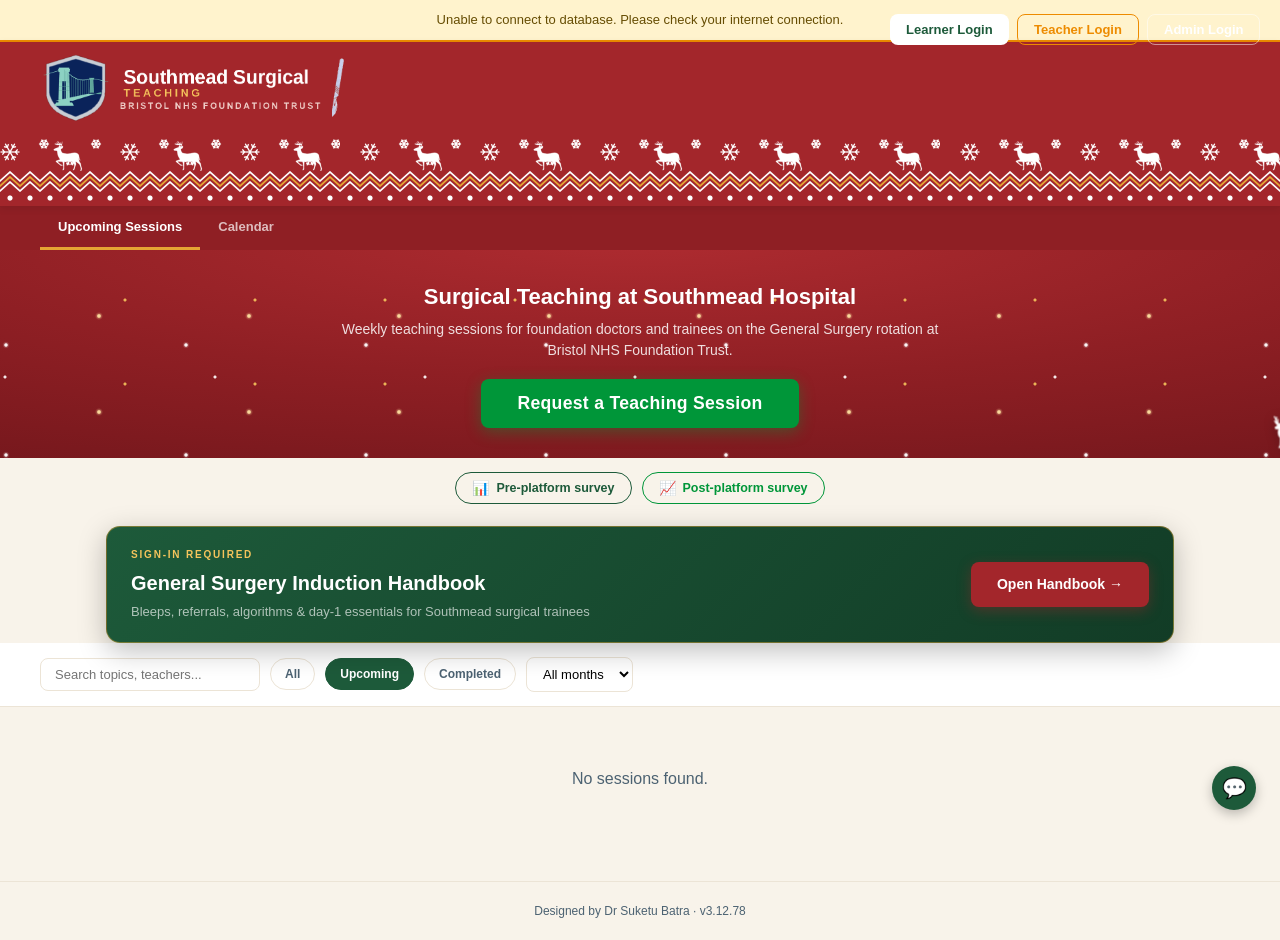
<file: index.html>
<!DOCTYPE html>
<html lang="en">
<head>
<meta charset="UTF-8">
<meta name="viewport" content="width=device-width, initial-scale=1.0">
<meta name="theme-color" content="#005eb8">
<meta name="apple-mobile-web-app-capable" content="yes">
<meta name="apple-mobile-web-app-status-bar-style" content="black-translucent">
<meta name="apple-mobile-web-app-title" content="SMH Teaching">
<meta http-equiv="Content-Security-Policy" content="default-src 'self'; script-src 'self' 'unsafe-inline' 'unsafe-eval'; style-src 'self' 'unsafe-inline'; connect-src 'self' https://rufihxjquwrluaenmbaa.supabase.co https://www.gov.uk; img-src 'self' data: https:; font-src 'self'; frame-src 'none'; object-src 'none'; base-uri 'self';">
<link rel="manifest" href="manifest.json">
<title>Southmead Surgical Teaching | NBT</title>
<script>
/* Christmas theme: on from 24 Nov to 5 Jan. ?xmas=1 / ?xmas=0 forces it for this tab (preview). Certificates never themed. */
(function(){try{var q=new URLSearchParams(location.search).get('xmas');if(q==='1'||q==='0')sessionStorage.setItem('sst_xmas',q);
var f=sessionStorage.getItem('sst_xmas'),d=new Date(),m=d.getMonth(),on=f==='1'||(f!=='0'&&((m===10&&d.getDate()>=24)||m===11||(m===0&&d.getDate()<=5)));
window.SST_XMAS=on;if(on){document.documentElement.classList.add('xmas');var t=document.querySelector('meta[name="theme-color"]');if(t)t.setAttribute('content','#a3262b');}}catch(e){window.SST_XMAS=false;}})();
</script>
<link rel="stylesheet" href="styles.css?v=3.12.78">
</head>
<body>

<div class="offline-banner" id="offlineBanner">Unable to connect to database. Please check your internet connection.</div>

<header class="header">
  <div class="header-inner">
    <div class="header-left">
      <img src="logo_transparent.png" alt="Southmead Surgical Teaching — Bristol NHS Foundation Trust" style="height:72px;width:auto;" class="header-logo-img">
      <span class="admin-badge" id="adminBadge">Admin</span>
      <span class="learner-badge" id="learnerBadge">Learner</span>
      <span class="teacher-badge" id="teacherBadge" style="display:none;">Teacher</span>
    </div>
    <div class="header-actions-desktop-slot"></div>
    <button class="mobile-menu-btn" type="button" id="mobileMenuBtn" onclick="toggleMobileMenu()" aria-label="Open menu">&#9776;</button>
  </div>
</header>

<!-- Header action buttons + mobile drawer. Lives OUTSIDE <header> so it escapes
     the header's sticky stacking context — otherwise the drawer overlay would
     render ON TOP of the drawer, blurring it and absorbing taps. -->
<div class="mobile-drawer-overlay" id="mobileDrawerOverlay" onclick="toggleMobileMenu(false)"></div>
<div class="header-actions" id="headerActions">
  <button class="drawer-close-btn" type="button" aria-label="Close menu" onclick="toggleMobileMenu(false)">&times;</button>
  <button class="btn btn-outline admin-only" id="viewToggleBtn" onclick="toggleAdminLearnerView();toggleMobileMenu(false);" style="border-color:var(--nhs-green);color:white;">Learner View</button>
  <button class="btn btn-outline admin-only" onclick="exportCSV();toggleMobileMenu(false);">Export CSV</button>
  <button class="btn btn-outline admin-only" onclick="openBulkEmailModal();toggleMobileMenu(false);">Bulk Remind</button>
  <button class="btn btn-outline admin-only" onclick="openBulkWhatsAppModal();toggleMobileMenu(false);" style="border-color:#25D366;color:#25D366;">WhatsApp</button>
  <button class="btn btn-white" id="learnerLoginBtn" onclick="openLearnerLoginModal();toggleMobileMenu(false);">Learner Login</button>
  <button class="btn btn-outline" id="teacherLoginBtn" onclick="openTeacherLoginModal();toggleMobileMenu(false);" style="border-color:#ed8b00;color:#ed8b00;">Teacher Login</button>
  <button class="btn btn-outline" id="loginBtn" onclick="openLoginModal();toggleMobileMenu(false);">Admin Login</button>
  <button class="btn btn-outline" id="logoutBtn" style="display:none;" onclick="doLogout();toggleMobileMenu(false);">Logout</button>
  <button class="btn btn-outline" id="learnerLogoutBtn" style="display:none;" onclick="doLearnerLogout();toggleMobileMenu(false);">Learner Logout</button>
  <button class="btn btn-outline" id="teacherLogoutBtn" style="display:none;border-color:#ed8b00;color:#ed8b00;" onclick="doTeacherLogout();toggleMobileMenu(false);">Teacher Logout</button>
</div>

<script>
  // Mobile drawer toggle (kept inline so it's available before app.js loads)
  function toggleMobileMenu(open) {
    var actions = document.getElementById('headerActions');
    var overlay = document.getElementById('mobileDrawerOverlay');
    if (!actions || !overlay) return;
    var willOpen = (open === undefined) ? !actions.classList.contains('drawer-open') : !!open;
    actions.classList.toggle('drawer-open', willOpen);
    overlay.classList.toggle('show', willOpen);
    document.body.style.overflow = willOpen ? 'hidden' : '';
  }
  // ESC closes drawer
  document.addEventListener('keydown', function(e){ if (e.key === 'Escape') toggleMobileMenu(false); });
</script>

<nav class="nav-bar">
  <div class="nav-inner" id="navInner">
    <div class="nav-tab admin-only" data-view="adminDash" onclick="switchView('adminDash')">Dashboard</div>
    <div class="nav-tab active" data-view="list" onclick="switchView('list')">Sessions</div>
    <div class="nav-tab" data-view="calendar" onclick="switchView('calendar')">Calendar</div>
    <div class="nav-tab admin-only" data-view="drafts" onclick="switchView('drafts')">Drafts</div>
    <div class="nav-tab admin-only" data-view="contacts" onclick="switchView('contacts')">Contacts</div>
    <div class="nav-more-wrapper">
      <button class="nav-more-btn" onclick="toggleNavDropdown(event)">More ▾</button>
    </div>
    <div class="nav-tab" data-view="dashboard" id="dashboardTab" style="display:none;" onclick="switchView('dashboard')">My Dashboard</div>
    <div class="nav-tab" data-view="teacherDash" id="teacherDashTab" style="display:none;" onclick="switchView('teacherDash')">Teacher Dashboard</div>
  </div>
</nav>

<!-- More dropdown — lives OUTSIDE the sticky .nav-more-wrapper so its z-index
     isn't trapped inside that wrapper's stacking context. -->
<div class="nav-dropdown" id="navDropdown">
  <div class="nav-dropdown-item" data-view="all" onclick="switchViewFromDropdown('all')">All Sessions</div>
  <div class="nav-dropdown-item" data-view="ideas" onclick="switchViewFromDropdown('ideas')">Topic Ideas</div>
  <div class="nav-dropdown-item" data-view="requests" onclick="switchViewFromDropdown('requests')">Requests</div>
  <div class="nav-dropdown-item" data-view="feedback" onclick="switchViewFromDropdown('feedback')">Feedback</div>
  <div class="nav-dropdown-item" data-view="approvals" onclick="switchViewFromDropdown('approvals')">Approvals</div>
  <div class="nav-dropdown-item" data-view="attendanceChart" onclick="switchViewFromDropdown('attendanceChart')">Attendance Chart</div>
  <div class="nav-dropdown-item" data-view="roster" onclick="switchViewFromDropdown('roster')">Roster</div>
  <div class="nav-dropdown-item" data-view="absences" onclick="switchViewFromDropdown('absences')">Absences</div>
  <div class="nav-dropdown-item" data-view="siteFeedback" onclick="switchViewFromDropdown('siteFeedback')">Site Feedback</div>
  <div class="nav-dropdown-item admin-only" data-view="surveyResults" onclick="switchViewFromDropdown('surveyResults')" id="surveyResultsTab" style="display:none;">QI Surveys</div>
  <div class="nav-dropdown-item" data-view="errorLog" onclick="switchViewFromDropdown('errorLog')" id="errorLogTab" style="display:none;">Error Log</div>
  <div class="nav-dropdown-item" data-view="qiDash" onclick="switchViewFromDropdown('qiDash')" id="qiDashTab" style="display:none;">QI Dashboard</div>
  <div class="nav-dropdown-item" data-view="log" onclick="switchViewFromDropdown('log')" id="logTab" style="display:none;">Activity Log</div>
</div>

<div class="welcome-banner" id="welcomeBanner">
  <h2>Surgical Teaching at Southmead Hospital</h2>
  <p>Weekly teaching sessions for foundation doctors and trainees on the General Surgery rotation at Bristol NHS Foundation Trust.</p>
  <button onclick="showRequestSessionModal()" style="margin-top:18px;padding:14px 36px;font-size:1.1rem;font-weight:700;background:#009639;color:white;border:none;border-radius:8px;cursor:pointer;box-shadow:0 4px 15px rgba(0,150,57,0.4);letter-spacing:0.3px;transition:all 0.2s;" onmouseover="this.style.background='#007a2e';this.style.transform='translateY(-2px)'" onmouseout="this.style.background='#009639';this.style.transform='translateY(0)'">Request a Teaching Session</button>
</div>

<div id="surveyCardContainer"></div>

<!-- Featured link: General Surgery Induction Handbook (sign-in required).
     Styling lives in styles.css (.handbook-*) rather than inline, so the mobile
     media query can compact it — inline styles can't respond to viewport. -->
<div class="handbook-banner" id="handbookBanner">
  <a href="induction.html">
    <div class="handbook-card">
      <div class="handbook-text">
        <div class="handbook-eyebrow">Sign-in required</div>
        <div class="handbook-title">General Surgery Induction Handbook</div>
        <div class="handbook-sub">Bleeps, referrals, algorithms &amp; day-1 essentials for Southmead surgical trainees</div>
      </div>
      <div class="handbook-cta">Open<span class="handbook-cta-long"> Handbook</span> →</div>
    </div>
  </a>
</div>

<div class="stats-bar" id="statsBar">
  <div class="stats-inner">
    <div class="stat-card"><div class="stat-num" id="statTotal">0</div><div class="stat-label">Total Sessions</div></div>
    <div class="stat-card"><div class="stat-num" id="statUpcoming">0</div><div class="stat-label">Upcoming</div></div>
    <div class="stat-card"><div class="stat-num" id="statCompleted">0</div><div class="stat-label">Completed</div></div>
    <div class="stat-card"><div class="stat-num" id="statCancelled">0</div><div class="stat-label">Cancelled</div></div>
    <div class="stat-card"><div class="stat-num" id="statTbd">0</div><div class="stat-label">TBD</div></div>
    <div class="stat-card"><div class="stat-num" id="statDraft">0</div><div class="stat-label">Drafts</div></div>
  </div>
</div>

<div class="filters-bar" id="filtersBar">
  <div class="filters-inner">
    <input type="text" class="search-box" id="searchBox" placeholder="Search topics, teachers..." oninput="renderEvents()">
    <div class="filter-chip" data-filter="all" onclick="setFilter('all')">All</div>
    <div class="filter-chip active" data-filter="upcoming" onclick="setFilter('upcoming')">Upcoming</div>
    <div class="filter-chip" data-filter="completed" onclick="setFilter('completed')">Completed</div>
    <div class="filter-chip admin-only" data-filter="cancelled" onclick="setFilter('cancelled')">Cancelled</div>
    <div class="filter-chip admin-only" data-filter="tbd" onclick="setFilter('tbd')">TBD</div>
    <select class="month-select" id="monthSelect" onchange="renderEvents()">
      <option value="">All months</option>
    </select>
  </div>
</div>

<div class="main-content">
  <div id="listView"></div>
  <div id="calendarView" style="display:none;"></div>
  <div id="topicIdeasView" style="display:none;"></div>
  <div id="activityLogView" style="display:none;"></div>
  <div id="requestsView" style="display:none;"></div>
  <div id="contactsView" style="display:none;"></div>
  <div id="feedbackView" style="display:none;"></div>
  <div id="approvalsView" style="display:none;"></div>
  <div id="attendanceChartView" style="display:none;"></div>
  <div id="rosterView" style="display:none;"></div>
  <div id="absencesView" style="display:none;"></div>
  <div id="siteFeedbackView" style="display:none;"></div>
  <div id="jcDashCardHost" style="display:none;"></div>
  <div id="adminDashView" style="display:none;" class="admin-dashboard"></div>
  <div id="dashboardView" style="display:none;"></div>
  <div id="inboxView" style="display:none;"></div>
  <div id="teacherDashView" style="display:none;"></div>
  <div id="actionLandingView" style="display:none;"></div>
  <div id="absenceLandingView" style="display:none;"></div>
  <div id="surveyView" style="display:none;"></div>
  <div id="surveyResultsView" style="display:none;"></div>
  <div id="errorLogView" style="display:none;"></div>
  <div id="qiDashView" style="display:none;" class="qi-dashboard"></div>
</div>

<button class="fab" onclick="openAddModal()" title="Add Session">+</button>

<!-- Login Modal -->
<div class="modal-overlay" id="loginModal" role="dialog" aria-modal="true" aria-label="Admin Login">
  <div class="modal">
    <div class="modal-header"><h3>Admin Login</h3><button class="modal-close" onclick="closeModal('loginModal')">&times;</button></div>
    <div class="modal-body">
      <label>Username</label>
      <input type="text" id="loginUser" placeholder="Enter username" autocomplete="username">
      <label>Password</label>
      <input type="password" id="loginPass" placeholder="Enter password" autocomplete="current-password">
    </div>
    <div class="modal-footer">
      <button class="btn btn-outline" style="color:var(--nhs-grey);border-color:var(--nhs-pale-grey);" onclick="closeModal('loginModal')">Cancel</button>
      <button class="btn btn-green" onclick="doLogin()">Sign In</button>
    </div>
  </div>
</div>

<!-- Add/Edit Modal -->
<div class="modal-overlay" id="eventModal" role="dialog" aria-modal="true" aria-label="Add or Edit Session">
  <div class="modal">
    <div class="modal-header"><h3 id="eventModalTitle">Add Session</h3><button class="modal-close" onclick="closeModal('eventModal')">&times;</button></div>
    <div class="modal-body">
      <div style="display:grid;grid-template-columns:1fr 1fr;gap:10px;">
        <div><label>Day</label><select id="evDay"><option>Tues</option><option>Wed</option><option>Mon</option><option>Thurs</option><option>Fri</option></select></div>
        <div><label>Date</label><input type="text" id="evDate" placeholder="e.g. 13th"></div>
      </div>
      <div style="display:grid;grid-template-columns:1fr 1fr;gap:10px;">
        <div><label>Month</label><select id="evMonth"><option>January</option><option>February</option><option>March</option><option>April</option><option>May</option><option>June</option><option>July</option><option>August</option><option>September</option><option>October</option><option>November</option><option>December</option></select></div>
        <div><label>Year</label><input type="number" id="evYear" value="2026"></div>
      </div>
      <label>Time</label><input type="text" id="evTime" placeholder="e.g. 0800-0900">
      <label>Room</label><input type="text" id="evRoom" placeholder="e.g. Seacole L2">
      <label>Topic</label><input type="text" id="evTopic" placeholder="Topic title">
      <label>Teacher</label>
      <input type="text" id="evTeacher" placeholder="Start typing or pick from contacts..." list="evTeacherList" oninput="onTeacherPick(this,'evTeacherEmail')" autocomplete="off">
      <datalist id="evTeacherList"></datalist>
      <label>Teacher Email</label><input type="email" id="evTeacherEmail" placeholder="Auto-filled from contacts or type manually">
      <label>Co-teacher (optional — second person teaching)</label>
      <input type="text" id="evCoTeacher" placeholder="Start typing or pick from contacts..." list="evCoList" oninput="onTeacherPick(this,'evCoEmail')" autocomplete="off">
      <datalist id="evCoList"></datalist>
      <label>Co-teacher Email</label><input type="email" id="evCoEmail" placeholder="Auto-filled from contacts or type manually">
      <div style="background:var(--nhs-bg);border-radius:var(--radius);padding:12px;margin-top:12px;">
        <label style="margin-top:0;color:var(--nhs-grey);font-size:12px;">Backup Teacher (optional)</label>
        <input type="text" id="evBackupTeacher" placeholder="Start typing or pick from contacts..." list="evBackupList" oninput="onTeacherPick(this,'evBackupEmail')" autocomplete="off">
        <datalist id="evBackupList"></datalist>
        <label style="color:var(--nhs-grey);font-size:12px;">Backup Email</label>
        <input type="email" id="evBackupEmail" placeholder="Auto-filled from contacts or type manually">
      </div>
      <label>Status</label>
      <select id="evStatus"><option value="upcoming">Upcoming</option><option value="completed">Completed</option><option value="cancelled">Cancelled</option><option value="tbd">TBD</option></select>
      <label>Notes</label><textarea id="evNotes" rows="2"></textarea>
      <div class="checkbox-row">
        <input type="checkbox" id="evPublished" checked>
        <label for="evPublished" style="margin:0;">Published (visible to all users)</label>
      </div>
    </div>
    <div class="modal-footer">
      <button class="btn btn-red" id="evDeleteBtn" style="margin-right:auto;display:none;" onclick="deleteEvent()">Delete</button>
      <button class="btn btn-outline" style="color:var(--nhs-grey);border-color:var(--nhs-pale-grey);" onclick="closeModal('eventModal')">Cancel</button>
      <button class="btn btn-green" onclick="saveEvent()">Save</button>
    </div>
  </div>
</div>

<!-- Detail Modal -->
<div class="modal-overlay detail-modal" id="detailModal" role="dialog" aria-modal="true" aria-label="Session Details">
  <div class="modal">
    <div class="modal-header"><h3>Session Details</h3><button class="modal-close" onclick="closeModal('detailModal')">&times;</button></div>
    <div class="modal-body" id="detailBody"></div>
    <div class="modal-footer" id="detailFooter"></div>
  </div>
</div>

<!-- Email Modal -->
<div class="modal-overlay" id="emailModal" role="dialog" aria-modal="true" aria-label="Send Email Reminder">
  <div class="modal">
    <div class="modal-header"><h3>Send Email Reminder</h3><button class="modal-close" onclick="closeModal('emailModal')">&times;</button></div>
    <div class="modal-body" id="emailBody"></div>
    <div class="modal-footer"><button class="btn btn-outline" style="color:var(--nhs-grey);border-color:var(--nhs-pale-grey);" onclick="closeModal('emailModal')">Close</button></div>
  </div>
</div>

<!-- Cancel Session Modal -->
<div class="modal-overlay" id="cancelSessionModal" role="dialog" aria-modal="true" aria-label="Cancel Session">
  <div class="modal" style="max-width:520px;">
    <div class="modal-header"><h3>Cancel Session</h3><button class="modal-close" onclick="closeModal('cancelSessionModal')">&times;</button></div>
    <div class="modal-body" id="cancelSessionBody"></div>
    <div class="modal-footer"><button class="btn btn-outline" style="color:var(--nhs-grey);border-color:var(--nhs-pale-grey);" onclick="closeModal('cancelSessionModal')">Close</button></div>
  </div>
</div>

<!-- Bulk Email Modal -->
<div class="modal-overlay" id="bulkEmailModal" role="dialog" aria-modal="true" aria-label="Bulk Reminder">
  <div class="modal">
    <div class="modal-header"><h3>Bulk Reminder</h3><button class="modal-close" onclick="closeModal('bulkEmailModal')">&times;</button></div>
    <div class="modal-body" id="bulkEmailBody"></div>
    <div class="modal-footer"><button class="btn btn-outline" style="color:var(--nhs-grey);border-color:var(--nhs-pale-grey);" onclick="closeModal('bulkEmailModal')">Close</button></div>
  </div>
</div>

<!-- WhatsApp Modal -->
<div class="modal-overlay" id="whatsappModal" role="dialog" aria-modal="true" aria-label="Send WhatsApp Message">
  <div class="modal">
    <div class="modal-header" style="background:linear-gradient(135deg,#25D366,#128C7E);color:white;border-radius:12px 12px 0 0;padding:18px 24px;">
      <h3 style="margin:0;display:flex;align-items:center;gap:8px;"><svg width="22" height="22" viewBox="0 0 24 24" fill="white"><path d="M17.472 14.382c-.297-.149-1.758-.867-2.03-.967-.273-.099-.471-.148-.67.15-.197.297-.767.966-.94 1.164-.173.199-.347.223-.644.075-.297-.15-1.255-.463-2.39-1.475-.883-.788-1.48-1.761-1.653-2.059-.173-.297-.018-.458.13-.606.134-.133.298-.347.446-.52.149-.174.198-.298.298-.497.099-.198.05-.371-.025-.52-.075-.149-.669-1.612-.916-2.207-.242-.579-.487-.5-.669-.51-.173-.008-.371-.01-.57-.01-.198 0-.52.074-.792.372-.272.297-1.04 1.016-1.04 2.479 0 1.462 1.065 2.875 1.213 3.074.149.198 2.096 3.2 5.077 4.487.709.306 1.262.489 1.694.625.712.227 1.36.195 1.871.118.571-.085 1.758-.719 2.006-1.413.248-.694.248-1.289.173-1.413-.074-.124-.272-.198-.57-.347m-5.421 7.403h-.004a9.87 9.87 0 01-5.031-1.378l-.361-.214-3.741.982.998-3.648-.235-.374a9.86 9.86 0 01-1.51-5.26c.001-5.45 4.436-9.884 9.888-9.884 2.64 0 5.122 1.03 6.988 2.898a9.825 9.825 0 012.893 6.994c-.003 5.45-4.437 9.884-9.885 9.884m8.413-18.297A11.815 11.815 0 0012.05 0C5.495 0 .16 5.335.157 11.892c0 2.096.547 4.142 1.588 5.945L.057 24l6.305-1.654a11.882 11.882 0 005.683 1.448h.005c6.554 0 11.89-5.335 11.893-11.893a11.821 11.821 0 00-3.48-8.413z"/></svg> WhatsApp Message</h3>
      <button class="modal-close" onclick="closeModal('whatsappModal')" style="color:white;">&times;</button>
    </div>
    <div class="modal-body" id="whatsappBody"></div>
    <div class="modal-footer">
      <button class="btn btn-outline" style="color:var(--nhs-grey);border-color:var(--nhs-pale-grey);" onclick="closeModal('whatsappModal')">Close</button>
    </div>
  </div>
</div>

<!-- Bulk WhatsApp Modal -->
<div class="modal-overlay" id="bulkWhatsAppModal" role="dialog" aria-modal="true" aria-label="Bulk WhatsApp">
  <div class="modal">
    <div class="modal-header" style="background:linear-gradient(135deg,#25D366,#128C7E);color:white;border-radius:12px 12px 0 0;padding:18px 24px;">
      <h3 style="margin:0;display:flex;align-items:center;gap:8px;"><svg width="22" height="22" viewBox="0 0 24 24" fill="white"><path d="M17.472 14.382c-.297-.149-1.758-.867-2.03-.967-.273-.099-.471-.148-.67.15-.197.297-.767.966-.94 1.164-.173.199-.347.223-.644.075-.297-.15-1.255-.463-2.39-1.475-.883-.788-1.48-1.761-1.653-2.059-.173-.297-.018-.458.13-.606.134-.133.298-.347.446-.52.149-.174.198-.298.298-.497.099-.198.05-.371-.025-.52-.075-.149-.669-1.612-.916-2.207-.242-.579-.487-.5-.669-.51-.173-.008-.371-.01-.57-.01-.198 0-.52.074-.792.372-.272.297-1.04 1.016-1.04 2.479 0 1.462 1.065 2.875 1.213 3.074.149.198 2.096 3.2 5.077 4.487.709.306 1.262.489 1.694.625.712.227 1.36.195 1.871.118.571-.085 1.758-.719 2.006-1.413.248-.694.248-1.289.173-1.413-.074-.124-.272-.198-.57-.347m-5.421 7.403h-.004a9.87 9.87 0 01-5.031-1.378l-.361-.214-3.741.982.998-3.648-.235-.374a9.86 9.86 0 01-1.51-5.26c.001-5.45 4.436-9.884 9.888-9.884 2.64 0 5.122 1.03 6.988 2.898a9.825 9.825 0 012.893 6.994c-.003 5.45-4.437 9.884-9.885 9.884m8.413-18.297A11.815 11.815 0 0012.05 0C5.495 0 .16 5.335.157 11.892c0 2.096.547 4.142 1.588 5.945L.057 24l6.305-1.654a11.882 11.882 0 005.683 1.448h.005c6.554 0 11.89-5.335 11.893-11.893a11.821 11.821 0 00-3.48-8.413z"/></svg> Bulk WhatsApp</h3>
      <button class="modal-close" onclick="closeModal('bulkWhatsAppModal')" style="color:white;">&times;</button>
    </div>
    <div class="modal-body" id="bulkWhatsAppBody"></div>
    <div class="modal-footer">
      <button class="btn btn-outline" style="color:var(--nhs-grey);border-color:var(--nhs-pale-grey);" onclick="closeModal('bulkWhatsAppModal')">Close</button>
    </div>
  </div>
</div>

<!-- Request Session Modal (public) -->
<div class="modal-overlay" id="requestSessionModal" role="dialog" aria-modal="true" aria-label="Request a Session">
  <div class="modal" style="max-width:480px;">
    <div style="background:linear-gradient(135deg,var(--nhs-blue),var(--nhs-dark-blue));color:white;padding:28px 24px 20px;border-radius:12px 12px 0 0;text-align:center;position:relative;">
      <button class="modal-close" onclick="closeModal('requestSessionModal')" style="position:absolute;top:12px;right:16px;">&times;</button>
      <div style="font-size:28px;margin-bottom:6px;">&#127891;</div>
      <h3 style="font-size:18px;margin-bottom:4px;">Request a Teaching Session</h3>
      <p style="opacity:0.8;font-size:13px;margin:0;">Want to present at Southmead? Pick an available slot below.</p>
    </div>
    <div class="modal-body" style="padding:24px;">
      <div style="display:grid;grid-template-columns:1fr 1fr;gap:14px;">
        <div>
          <label style="margin-top:0;">Your Name *</label>
          <input type="text" id="reqName" placeholder="Mr/Ms/Dr Smith">
        </div>
        <div>
          <label style="margin-top:0;">Your Email *</label>
          <input type="email" id="reqEmail" placeholder="name@nhs.net">
        </div>
      </div>
      <div style="display:grid;grid-template-columns:1fr 1fr;gap:16px;">
        <div>
          <label style="margin-top:0;">Phone Number</label>
          <input type="tel" id="reqPhone" placeholder="07xxx xxx xxx">
        </div>
        <div></div>
      </div>
      <label>Available Slot *</label>
      <select id="reqSlot" style="width:100%;padding:10px 12px;border:1.5px solid var(--nhs-pale-grey);border-radius:var(--radius);font-size:13px;background:white;cursor:pointer;">
        <option value="">-- Choose an available date --</option>
      </select>
      <div id="reqSlotInfo" style="display:none;margin-top:8px;padding:10px 14px;background:#e0f5fa;border-radius:var(--radius);font-size:13px;color:var(--nhs-dark-blue);"></div>
      <label>Topic / Subject *</label>
      <input type="text" id="reqTopic" placeholder="e.g. Bariatric Surgery Complications">
      <label>Additional Message <span style="font-weight:400;color:var(--nhs-grey);">(optional)</span></label>
      <textarea id="reqMessage" rows="2" placeholder="Any other details..." style="margin-bottom:4px;"></textarea>
    </div>
    <div style="padding:0 24px 24px;display:flex;gap:10px;">
      <button class="btn btn-outline" style="flex:1;color:var(--nhs-grey);border-color:var(--nhs-pale-grey);justify-content:center;" onclick="closeModal('requestSessionModal')">Cancel</button>
      <button class="btn btn-green" style="flex:2;justify-content:center;padding:11px 16px;font-size:14px;" onclick="submitSessionRequest()">Submit Request</button>
    </div>
  </div>
</div>

<!-- Respond to Request Modal -->
<div class="modal-overlay" id="respondModal" role="dialog" aria-modal="true" aria-label="Respond to Request">
  <div class="modal">
    <div class="modal-header"><h3 id="respondTitle">Respond to Request</h3><button class="modal-close" onclick="closeModal('respondModal')">&times;</button></div>
    <div class="modal-body">
      <div id="respondDetails" style="margin-bottom:16px;"></div>
      <label>Message to requester (optional)</label>
      <textarea id="respondMessage" rows="3" placeholder="e.g. We've scheduled you for Tues 10th June, Seacole L2, 0800-0900..."></textarea>
      <input type="hidden" id="respondId">
    </div>
    <div class="modal-footer">
      <button class="btn btn-red" onclick="respondToRequest('rejected')">Reject</button>
      <button class="btn btn-green" onclick="respondToRequest('accepted')">Accept</button>
    </div>
  </div>
</div>

<!-- Add/Edit Contact Modal -->
<div class="modal-overlay" id="contactModal" role="dialog" aria-modal="true" aria-label="Add or Edit Contact">
  <div class="modal">
    <div class="modal-header"><h3 id="contactModalTitle">Add Contact</h3><button class="modal-close" onclick="closeModal('contactModal')">&times;</button></div>
    <div class="modal-body">
      <div style="display:grid;grid-template-columns:1fr 1fr;gap:16px;">
        <div>
          <label style="margin-top:0;">Name *</label>
          <input type="text" id="ctName" placeholder="e.g. Mr Arvind / Ms Orchard">
        </div>
        <div>
          <label style="margin-top:0;">Role</label>
          <input type="text" id="ctRole" placeholder="e.g. Consultant, Registrar, SHO">
        </div>
      </div>
      <div style="display:grid;grid-template-columns:1fr 1fr;gap:16px;">
        <div>
          <label style="margin-top:0;">Email</label>
          <input type="email" id="ctEmail" placeholder="name@nhs.net">
        </div>
        <div>
          <label style="margin-top:0;">Phone</label>
          <input type="tel" id="ctPhone" placeholder="07xxx xxx xxx">
        </div>
      </div>
      <label>Specialty</label>
      <input type="text" id="ctSpecialty" placeholder="e.g. Upper GI, Colorectal, Vascular">
      <label>Notes <span style="font-weight:400;color:var(--nhs-grey);">(optional)</span></label>
      <textarea id="ctNotes" rows="2" placeholder="e.g. Available Tuesdays, prefers morning sessions"></textarea>
      <input type="hidden" id="ctId">
    </div>
    <div class="modal-footer">
      <button class="btn btn-white" onclick="closeModal('contactModal')">Cancel</button>
      <button class="btn" onclick="saveContact()">Save Contact</button>
    </div>
  </div>
</div>

<!-- Add Idea Modal -->
<div class="modal-overlay" id="addIdeaModal" role="dialog" aria-modal="true" aria-label="Add Topic Idea">
  <div class="modal">
    <div class="modal-header"><h3>Add Topic Idea</h3><button class="modal-close" onclick="closeModal('addIdeaModal')">&times;</button></div>
    <div class="modal-body">
      <label>Category</label>
      <select id="ideaCategory">
        <option>Core Topics (Tuesday)</option>
        <option>Clinical Skills (Wednesday)</option>
        <option selected>General Ideas</option>
        <option>Lydia's Suggestions</option>
        <option>Teaching Topic Requests</option>
        <option>Planning Notes</option>
      </select>
      <label>Topic *</label>
      <input type="text" id="ideaTopic" placeholder="e.g. Bariatric Surgery Complications">
      <label>Assigned to (optional)</label>
      <input type="text" id="ideaAssigned" placeholder="e.g. Mr Arvind">
    </div>
    <div class="modal-footer">
      <button class="btn btn-outline" style="color:var(--nhs-grey);border-color:var(--nhs-pale-grey);" onclick="closeModal('addIdeaModal')">Cancel</button>
      <button class="btn btn-green" onclick="submitIdea()">Add Idea</button>
    </div>
  </div>
</div>

<!-- Learner Login Modal -->
<div class="modal-overlay" id="learnerLoginModal" role="dialog" aria-modal="true" aria-label="Learner Login">
  <div class="modal">
    <div class="modal-header"><h3 id="learnerModalTitle">Learner Login</h3><button class="modal-close" onclick="closeModal('learnerLoginModal')">&times;</button></div>
    <div class="modal-body" id="learnerModalBody">
      <div id="learnerLoginForm">
        <!-- Real <form> + autocomplete hints so iOS/macOS Safari (and password
             managers) reliably offer to save the password and then autofill it
             with Face ID / Touch ID. Without a submit event Safari's save
             prompt is unreliable inside a modal. The button is type="submit"
             and has no onclick, so there is exactly one code path. -->
        <form onsubmit="doLearnerLogin(); return false;" autocomplete="on">
          <label>NHS Email</label>
          <input type="email" id="learnerEmail" name="username" placeholder="name@nhs.net or name@nbt.nhs.uk" autocomplete="username webauthn" autocapitalize="none" spellcheck="false">
          <label>Password</label>
          <input type="password" id="learnerPin" name="password" placeholder="Enter password" autocomplete="current-password">
          <div id="learnerPasskeyRow" style="display:none;margin-top:12px;"></div>
          <div style="margin-top:14px;text-align:center;">
            <button class="btn btn-green" type="submit" style="width:100%;">Sign In</button>
          </div>
        </form>
        <div style="margin-top:8px;text-align:center;font-size:13px;color:var(--nhs-grey);">
          <a href="#" onclick="showForgotPassword();return false;">Forgot password?</a>
        </div>
        <div style="margin-top:8px;text-align:center;font-size:13px;color:var(--nhs-grey);">
          Don't have an account? <a href="#" onclick="showLearnerRegister();return false;">Register here</a>
        </div>
      </div>
      <div id="learnerRegisterForm" style="display:none;">
        <label>Full Name *</label>
        <input type="text" id="regName" placeholder="e.g. Dr John Smith">
        <label>Email *</label>
        <input type="email" id="regEmail" placeholder="name@nhs.net or name@gmail.com" autocomplete="username" autocapitalize="none" spellcheck="false">
        <div style="font-size:11px;color:var(--nhs-grey);margin:-4px 0 8px;">You'll log in with this. No NHS address yet? A personal one is fine.</div>
        <label>Personal Email</label>
        <input type="email" id="regPersonalEmail" placeholder="name@gmail.com" autocomplete="email" autocapitalize="none" spellcheck="false">
        <div style="font-size:11px;color:var(--nhs-grey);margin:-4px 0 8px;">Required if you registered with an NHS address — so we can still reach you if NHS mail bounces.</div>
        <label>Mobile Number *</label>
        <input type="tel" id="regPhone" placeholder="07700 900123" autocomplete="tel" inputmode="tel">
        <div style="font-size:11px;color:var(--nhs-grey);margin:-4px 0 8px;">We may text you a one-tap feedback link a few days after a session you attend. Reply STOP any time to opt out.</div>
        <label>Grade *</label>
        <select id="regGrade">
          <option value="">-- Select grade --</option>
          <option>FY1</option><option>FY2</option><option>CT1</option><option>CT2</option>
          <option>ST3</option><option>ST4</option><option>ST5</option><option>ST6</option><option>ST7</option><option>ST8</option>
          <option>Registrar</option><option>Consultant</option>
          <!-- ANP/ACP attend and teach on the programme too; without these they
               had to register as "Other", which lost them from grade breakdowns. -->
          <option>ANP</option><option>ACP</option>
          <option>JCF</option><option>SCF</option>
          <option>Other</option>
        </select>
        <label>Placement *</label>
        <select id="regPlacement">
          <option value="">-- Select placement --</option>
          <option>UGI</option><option>LGI</option><option>Transplant</option><option>Vascular</option><option>Other</option>
        </select>
        <label>Rotation Block</label>
        <select id="regRotationBlock" onchange="onRotationBlockChange()">
          <option value="">-- Custom dates (set below) --</option>
          <option value="aug_dec">August - December</option>
          <option value="dec_apr">December - April</option>
          <option value="apr_aug">April - August</option>
        </select>
        <div style="display:grid;grid-template-columns:1fr 1fr;gap:10px;">
          <div><label>Placement Start *</label><input type="date" id="regPlacementStart"></div>
          <div><label>Placement End *</label><input type="date" id="regPlacementEnd"></div>
        </div>
        <div style="margin-top:14px;text-align:center;">
          <button class="btn btn-green" onclick="doLearnerRegister()" style="width:100%;">Register</button>
        </div>
        <div style="margin-top:12px;text-align:center;font-size:13px;color:var(--nhs-grey);">
          Already registered? <a href="#" onclick="showLearnerLoginForm();return false;">Login here</a>
        </div>
      </div>
      <div id="learnerPinDisplay" style="display:none;text-align:center;padding:20px;">
        <div style="font-size:16px;font-weight:700;color:var(--nhs-dark-blue);margin-bottom:10px;">Registration Successful!</div>
        <div style="font-size:14px;color:var(--nhs-grey);margin-bottom:14px;">Your PIN code (save it - shown only once):</div>
        <div id="generatedPin" style="font-size:36px;font-weight:700;color:var(--nhs-blue);letter-spacing:6px;padding:16px;background:var(--nhs-bg);border-radius:8px;"></div>
        <div style="margin-top:16px;"><button class="btn btn-green" onclick="closeModal('learnerLoginModal');if(!redirectAfterAuth())showToast('Welcome! You are now logged in.');">Continue</button></div>
      </div>
    </div>
  </div>
</div>

<!-- Quick-Feedback Email Modal: shown when ?feedback=X has no token (e.g. QR scan) -->
<div class="modal-overlay" id="quickFeedbackModal" role="dialog" aria-modal="true" aria-label="Submit feedback">
  <div class="modal" style="max-width:440px;">
    <div class="modal-header"><h3>Submit feedback</h3><button class="modal-close" onclick="closeModal('quickFeedbackModal')">&times;</button></div>
    <div class="modal-body">
      <div id="quickFbSessionInfo" style="background:var(--nhs-bg);border-radius:8px;padding:10px 12px;margin-bottom:14px;font-size:13px;"></div>
      <label>Your NHS email</label>
      <input type="email" id="quickFbEmail" placeholder="name@nbt.nhs.uk" autocomplete="email">
      <div style="background:#e6f4ea;padding:10px 12px;margin:14px 0;border-radius:8px;font-size:12px;color:#231f20;line-height:1.5;">
        <strong>Your feedback is anonymous to the teacher.</strong> Your email is used only to confirm your attendance and award your CPD certificate. Ratings and comments shared with the teacher are not linked to your name.
      </div>
      <div style="margin-top:14px;display:flex;gap:8px;">
        <button class="btn btn-green" style="flex:1;" onclick="doQuickFeedbackLookup()">Continue</button>
      </div>
      <div style="margin-top:10px;text-align:center;">
        <button class="btn btn-link" style="font-size:12px;color:var(--nhs-grey);background:none;border:none;cursor:pointer;text-decoration:underline;" onclick="closeModal('quickFeedbackModal');openLearnerLoginModal();">Have an account? Log in instead</button>
      </div>
    </div>
  </div>
</div>

<!-- Feedback Modal -->
<div class="modal-overlay" id="feedbackModal" role="dialog" aria-modal="true" aria-label="Session Feedback">
  <div class="modal" style="max-width:600px;">
    <div class="modal-header" style="background:linear-gradient(135deg,var(--nhs-blue),var(--nhs-dark-blue));color:white;border-radius:12px 12px 0 0;padding:18px 24px;">
      <h3 style="margin:0;">Session Feedback</h3><button class="modal-close" onclick="closeModal('feedbackModal')" style="color:white;">&times;</button>
    </div>
    <div class="modal-body" id="feedbackModalBody" style="max-height:70vh;overflow-y:auto;">
      <div id="feedbackSessionInfo" style="background:var(--nhs-bg);border-radius:8px;padding:12px;margin-bottom:16px;font-size:13px;"></div>
      <p style="font-size:12px;color:var(--nhs-grey);margin:0 0 16px;">Please rate each area from 1 (poor) to 10 (excellent). Your feedback helps improve our teaching programme.</p>

      <label>The content of the session was useful and interesting</label>
      <div class="scale-rating" data-field="content_useful"><div class="scale-buttons" id="scaleContentUseful"></div></div>

      <label>The session was structured and well organized</label>
      <div class="scale-rating" data-field="structured"><div class="scale-buttons" id="scaleStructured"></div></div>

      <label>What did you think of the session overall?</label>
      <div class="scale-rating" data-field="overall"><div class="scale-buttons" id="scaleOverall"></div></div>

      <label>What did you think of the presentation?</label>
      <div class="scale-rating" data-field="presentation"><div class="scale-buttons" id="scalePresentation"></div></div>

      <label>What did you think of the delivery of the presentation?</label>
      <div class="scale-rating" data-field="delivery"><div class="scale-buttons" id="scaleDelivery"></div></div>

      <label>Do you think you can apply learnt material in the workplace?</label>
      <div class="scale-rating" data-field="applicable"><div class="scale-buttons" id="scaleApplicable"></div></div>

      <label>What aspects of the teaching/training were particularly good?</label>
      <textarea id="feedbackGoodAspects" rows="2" placeholder="What worked well..."></textarea>

      <label>What aspects of the teaching/training could be improved?</label>
      <textarea id="feedbackImproveAspects" rows="2" placeholder="Suggestions for improvement..."></textarea>

      <div style="display:flex;align-items:center;gap:12px;margin-top:14px;">
        <span style="font-size:13px;font-weight:600;">Submit anonymously</span>
        <label class="toggle-switch"><input type="checkbox" id="feedbackAnonymous"><span class="toggle-slider"></span></label>
        <span style="font-size:12px;color:var(--nhs-grey);">Your name won't be shown to the presenter</span>
      </div>
      <input type="hidden" id="feedbackSessionId">
    </div>
    <div class="modal-footer">
      <button class="btn btn-outline" style="color:var(--nhs-grey);border-color:var(--nhs-pale-grey);" onclick="closeModal('feedbackModal')">Cancel</button>
      <button class="btn btn-green" onclick="submitFeedback()">Submit Feedback</button>
    </div>
  </div>
</div>

<!-- Attendance Modal (Admin) -->
<div class="modal-overlay" id="attendanceModal" role="dialog" aria-modal="true" aria-label="Mark Attendance">
  <div class="modal" style="max-width:560px;">
    <div class="modal-header"><h3>Mark Attendance</h3><button class="modal-close" onclick="closeModal('attendanceModal')">&times;</button></div>
    <div class="modal-body" id="attendanceModalBody"></div>
    <div class="modal-footer">
      <button class="btn btn-outline" style="color:var(--nhs-grey);border-color:var(--nhs-pale-grey);" onclick="closeModal('attendanceModal')">Close</button>
      <button class="btn btn-green" onclick="saveAttendance()">Save Attendance</button>
    </div>
  </div>
</div>

<!-- Feedback Request Modal (Admin - Retrospective) -->
<div class="modal-overlay" id="feedbackRequestModal" role="dialog" aria-modal="true" aria-label="Send Feedback Request">
  <div class="modal" style="max-width:620px;">
    <div class="modal-header"><h3>Send Feedback Request</h3><button class="modal-close" onclick="closeModal('feedbackRequestModal')">&times;</button></div>
    <div class="modal-body" id="feedbackRequestBody">
      <div id="fbReqSessionInfo" style="background:var(--nhs-bg);border-radius:8px;padding:12px;margin-bottom:16px;font-size:13px;"></div>
      <div style="margin-bottom:14px;">
        <label style="font-weight:600;font-size:13px;">Feedback Link</label>
        <div style="display:flex;gap:8px;margin-top:6px;">
          <input type="text" id="fbReqLink" readonly style="flex:1;padding:8px 12px;border:1.5px solid var(--nhs-pale-grey);border-radius:var(--radius);font-size:12px;background:#f8f9fa;">
          <button class="btn" style="font-size:12px;padding:6px 14px;" onclick="copyFeedbackLink()">Copy</button>
        </div>
      </div>
      <div style="margin-bottom:10px;">
        <label style="font-weight:600;font-size:13px;">Select Recipients</label>
        <div style="display:flex;gap:8px;margin-top:6px;flex-wrap:wrap;">
          <button class="btn btn-outline" style="font-size:11px;padding:4px 10px;" onclick="fbReqSelectGroup('all')">All</button>
          <button class="btn btn-outline" style="font-size:11px;padding:4px 10px;" onclick="fbReqSelectGroup('none')">None</button>
          <button class="btn btn-outline" style="font-size:11px;padding:4px 10px;" onclick="fbReqSelectGroup('Surgical Trainee')">Trainees</button>
          <button class="btn btn-outline" style="font-size:11px;padding:4px 10px;" onclick="fbReqSelectGroup('Consultant')">Consultants</button>
          <button class="btn btn-outline" style="font-size:11px;padding:4px 10px;" onclick="fbReqSelectGroup('attended')">Attended Only</button>
        </div>
        <input type="text" id="fbReqSearch" placeholder="Search contacts..." oninput="filterFbReqContacts()" style="width:100%;padding:8px 12px;border:1.5px solid var(--nhs-pale-grey);border-radius:var(--radius);font-size:13px;margin-top:8px;">
      </div>
      <div id="fbReqContactsList" style="max-height:280px;overflow-y:auto;border:1px solid var(--nhs-pale-grey);border-radius:var(--radius);padding:8px;"></div>
      <div style="margin-top:12px;font-size:12px;color:var(--nhs-grey);">
        <span id="fbReqSelectedCount">0</span> recipients selected
      </div>
    </div>
    <div class="modal-footer" style="flex-wrap:wrap;gap:8px;">
      <button class="btn btn-outline" style="color:var(--nhs-grey);border-color:var(--nhs-pale-grey);" onclick="closeModal('feedbackRequestModal')">Cancel</button>
      <button class="btn btn-white" style="border:1px solid var(--nhs-pale-grey);color:var(--nhs-grey);" onclick="copyFeedbackEmails()">Copy Emails</button>
      <button class="btn btn-white" style="border:1px solid var(--nhs-blue);color:var(--nhs-blue);" onclick="sendFeedbackMailto()">Use Email Client</button>
      <button class="btn btn-green" onclick="sendFeedbackEmails()">Send Directly</button>
    </div>
  </div>
</div>

<div class="modal-overlay" id="teacherRequestModal" role="dialog" aria-modal="true" aria-label="Request Teacher">
  <div class="modal" style="max-width:620px;">
    <div class="modal-header"><h3>Request Teacher</h3><button class="modal-close" onclick="closeModal('teacherRequestModal')">&times;</button></div>
    <div class="modal-body">
      <div id="trSessionInfo" style="background:var(--nhs-bg);border-radius:8px;padding:12px;margin-bottom:16px;font-size:13px;"></div>
      <div style="margin-bottom:10px;">
        <label style="font-weight:600;font-size:13px;">Select Teachers to Invite</label>
        <div style="display:flex;gap:8px;margin-top:6px;flex-wrap:wrap;">
          <button class="btn btn-outline" style="font-size:11px;padding:4px 10px;" onclick="trSelectGroup('all')">All</button>
          <button class="btn btn-outline" style="font-size:11px;padding:4px 10px;" onclick="trSelectGroup('none')">None</button>
          <button class="btn btn-outline" style="font-size:11px;padding:4px 10px;" onclick="trSelectGroup('Consultant')">Consultants</button>
          <button class="btn btn-outline" style="font-size:11px;padding:4px 10px;" onclick="trSelectGroup('Registrar')">Registrars</button>
        </div>
        <input type="text" id="trSearch" placeholder="Search contacts..." oninput="filterTrContacts()" style="width:100%;padding:8px 12px;border:1.5px solid var(--nhs-pale-grey);border-radius:var(--radius);font-size:13px;margin-top:8px;">
      </div>
      <div id="trContactsList" style="max-height:280px;overflow-y:auto;border:1px solid var(--nhs-pale-grey);border-radius:var(--radius);padding:8px;"></div>
      <div style="margin-top:12px;font-size:12px;color:var(--nhs-grey);">
        <span id="trSelectedCount">0</span> recipients selected
      </div>
      <div style="margin-top:8px;font-size:11px;color:var(--nhs-grey);">Anyone with a mobile on file who hasn't replied after 3 days gets one text chasing it.</div>
    </div>
    <div class="modal-footer" style="flex-wrap:wrap;gap:8px;">
      <button class="btn btn-outline" style="color:var(--nhs-grey);border-color:var(--nhs-pale-grey);" onclick="closeModal('teacherRequestModal')">Cancel</button>
      <button class="btn btn-green" onclick="sendTeacherRequestEmails()">Send Invitation</button>
    </div>
  </div>
</div>

<!-- Floating Feedback Button -->
<button id="siteFeedbackFab" onclick="openSiteFeedbackModal()" title="Report a bug or request a feature" style="position:fixed;bottom:90px;right:24px;z-index:49;width:44px;height:44px;border-radius:50%;background:var(--nhs-blue);color:white;border:none;box-shadow:0 4px 12px rgba(0,0,0,0.25);cursor:pointer;font-size:20px;display:flex;align-items:center;justify-content:center;transition:transform 0.2s;">
  <span style="line-height:1;">💬</span>
</button>

<!-- Site Feedback Modal -->
<div class="modal-overlay" id="siteFeedbackModal" role="dialog" aria-modal="true" aria-label="Site Feedback">
  <div class="modal" style="max-width:500px;">
    <div class="modal-header"><h3 id="siteFbTitle">Send Us Feedback</h3><button class="modal-close" onclick="closeModal('siteFeedbackModal')">&times;</button></div>
    <div class="modal-body">
      <div id="siteFbForm">
        <label>What is this about? *</label>
        <select id="siteFbType" onchange="updateSiteFbPlaceholder()" style="padding:8px 12px;border:1.5px solid var(--nhs-pale-grey);border-radius:var(--radius);font-size:13px;width:100%;">
          <option value="feature">🚀 Feature Request</option>
          <option value="bug">🐛 Bug Report</option>
          <option value="feedback">💡 General Feedback</option>
          <option value="grievance">⚠️ Grievance / Concern</option>
        </select>
        <label style="margin-top:12px;">Subject *</label>
        <input type="text" id="siteFbSubject" placeholder="Brief summary" style="width:100%;padding:8px 12px;border:1.5px solid var(--nhs-pale-grey);border-radius:var(--radius);font-size:13px;">
        <label style="margin-top:12px;">Details</label>
        <textarea id="siteFbDetail" rows="4" placeholder="Tell us more..." style="width:100%;padding:8px 12px;border:1.5px solid var(--nhs-pale-grey);border-radius:var(--radius);font-size:13px;resize:vertical;"></textarea>
        <label style="margin-top:12px;">Your name (optional)</label>
        <input type="text" id="siteFbName" placeholder="e.g. Dr Smith" style="width:100%;padding:8px 12px;border:1.5px solid var(--nhs-pale-grey);border-radius:var(--radius);font-size:13px;">
        <label style="margin-top:12px;">Email (optional, for follow-up)</label>
        <input type="email" id="siteFbEmail" placeholder="name@nhs.net" style="width:100%;padding:8px 12px;border:1.5px solid var(--nhs-pale-grey);border-radius:var(--radius);font-size:13px;">
        <div style="margin-top:16px;display:flex;gap:8px;justify-content:flex-end;">
          <button class="btn btn-outline" style="color:var(--nhs-grey);border-color:var(--nhs-pale-grey);" onclick="closeModal('siteFeedbackModal')">Cancel</button>
          <button class="btn btn-green" id="siteFbSubmitBtn" onclick="submitSiteFeedback()">Submit</button>
        </div>
      </div>
      <div id="siteFbSuccess" style="display:none;text-align:center;padding:30px 20px;">
        <div style="font-size:40px;margin-bottom:12px;">✅</div>
        <h3 style="color:var(--nhs-green);margin-bottom:8px;">Thank you!</h3>
        <p style="color:var(--nhs-grey);font-size:13px;">Your feedback has been submitted. We review all submissions regularly.</p>
        <button class="btn btn-green" style="margin-top:16px;" onclick="closeModal('siteFeedbackModal')">Close</button>
      </div>
    </div>
  </div>
</div>

<!-- Teacher Login Modal -->
<div class="modal-overlay" id="teacherLoginModal" role="dialog" aria-modal="true" aria-label="Teacher Login">
  <div class="modal" style="max-width:440px;">
    <div class="modal-header" style="background:linear-gradient(135deg,#ed8b00,#da6900);color:white;border-radius:12px 12px 0 0;padding:18px 24px;">
      <h3 style="margin:0;" id="teacherModalTitle">Teacher Login</h3>
      <button class="modal-close" onclick="closeModal('teacherLoginModal')" style="color:white;">&times;</button>
    </div>
    <div class="modal-body">
      <div id="teacherLoginForm">
        <form onsubmit="doTeacherLogin(); return false;" autocomplete="on">
          <label>Email</label>
          <input type="email" id="teacherEmail" name="username" placeholder="name@nhs.net" autocomplete="username webauthn" autocapitalize="none" spellcheck="false">
          <label>Password</label>
          <input type="password" id="teacherPin" name="password" placeholder="Enter password" autocomplete="current-password">
          <div id="teacherPasskeyRow" style="display:none;margin-top:12px;"></div>
          <div style="margin-top:14px;text-align:center;">
            <button class="btn" type="submit" style="width:100%;background:#b35f00;color:white;border:none;">Sign In</button>
          </div>
        </form>
        <div style="margin-top:8px;text-align:center;font-size:13px;color:var(--nhs-grey);">
          First time? <a href="#" onclick="showTeacherSetup();return false;">Set up your account</a>
        </div>
      </div>
      <div id="teacherSetupForm" style="display:none;">
        <p style="font-size:13px;color:var(--nhs-grey);margin:0 0 12px;">Enter your email to find your account. You'll set a password to access your dashboard.</p>
        <label>Email</label>
        <input type="email" id="teacherSetupEmail" placeholder="name@nhs.net" autocomplete="username" autocapitalize="none" spellcheck="false">
        <label>Mobile</label>
        <input type="tel" id="teacherSetupMobile" placeholder="07…" autocomplete="tel" inputmode="tel">
        <p style="font-size:12px;color:var(--nhs-grey);margin:4px 0 0;">Only used to chase teaching requests you haven't replied to. Never shared.</p>
        <label>New Password</label>
        <input type="password" id="teacherSetupPin" placeholder="Choose a password" autocomplete="new-password">
        <label>Confirm Password</label>
        <input type="password" id="teacherSetupPinConfirm" placeholder="Confirm password" autocomplete="new-password">
        <div style="margin-top:14px;text-align:center;">
          <button class="btn" style="width:100%;background:#ed8b00;color:white;border:none;" onclick="doTeacherSetup()">Set Up Account</button>
        </div>
        <div style="margin-top:8px;text-align:center;font-size:13px;color:var(--nhs-grey);">
          Already set up? <a href="#" onclick="showTeacherLoginForm();return false;">Login here</a>
        </div>
      </div>
    </div>
  </div>
</div>

<!-- Teacher Mobile Required Modal (v3.12.62) — no close button by design -->
<div class="modal-overlay" id="teacherMobileModal" role="dialog" aria-modal="true" aria-label="Add your mobile">
  <div class="modal" style="max-width:420px;">
    <div class="modal-header" style="background:linear-gradient(135deg,#ed8b00,#da6900);color:white;border-radius:12px 12px 0 0;padding:18px 24px;">
      <h3 style="margin:0;">Add your mobile</h3>
    </div>
    <div class="modal-body">
      <p style="font-size:14px;margin:0 0 12px;">We need a mobile number for every teacher. It's only used to text you if a teaching request goes unanswered. No reminders, and it's never shared.</p>
      <label>Mobile</label>
      <input type="tel" id="teacherMobileInput" placeholder="07…" autocomplete="tel" inputmode="tel" onkeydown="if(event.key==='Enter')saveTeacherMobile()">
      <div style="margin-top:14px;">
        <button class="btn" style="width:100%;background:#ed8b00;color:white;border:none;" onclick="saveTeacherMobile()">Save</button>
      </div>
    </div>
  </div>
</div>

<!-- Feedback Nudge Banner -->
<div id="feedbackNudgeBanner" style="display:none;position:fixed;top:0;left:0;right:0;z-index:9998;background:linear-gradient(135deg,var(--nhs-green),#007a2e);color:white;padding:10px 20px;text-align:center;font-size:13px;font-weight:600;box-shadow:0 2px 8px rgba(0,0,0,0.2);cursor:pointer;" onclick="openNudgedFeedback()">
  <span id="feedbackNudgeText"></span>
  <button onclick="event.stopPropagation();document.getElementById('feedbackNudgeBanner').style.display='none';" style="margin-left:12px;background:rgba(255,255,255,0.2);border:1px solid rgba(255,255,255,0.4);color:white;padding:3px 12px;border-radius:4px;cursor:pointer;font-size:12px;">Dismiss</button>
</div>

<div class="toast" id="toast"></div>

<div class="footer">Designed by Dr Suketu Batra &middot; <span id="versionTag"></span></div>

<!-- Demo Mode Banner -->
<div id="demoBanner" style="display:none;position:fixed;top:0;left:0;right:0;z-index:9999;background:linear-gradient(135deg,#ed8b00,#da291c);color:white;padding:8px 20px;text-align:center;font-size:13px;font-weight:600;box-shadow:0 2px 8px rgba(0,0,0,0.2);">
  🧪 DEMO MODE — All changes are simulated. No real data will be modified.
  <button id="resumeTourBtn" onclick="resumeDemoTour()" style="margin-left:12px;background:rgba(255,255,255,0.25);border:1px solid rgba(255,255,255,0.5);color:white;padding:3px 12px;border-radius:4px;cursor:pointer;font-size:12px;display:none;">Resume Tour</button>
  <button onclick="endDemoMode()" style="margin-left:8px;background:rgba(255,255,255,0.2);border:1px solid rgba(255,255,255,0.4);color:white;padding:3px 12px;border-radius:4px;cursor:pointer;font-size:12px;">Exit Demo</button>
</div>

<!-- Demo Tour Overlay -->
<div id="demoTourOverlay" style="display:none;position:fixed;top:0;left:0;right:0;bottom:0;z-index:10000;background:rgba(0,0,0,0.35);">
  <div id="demoTourSpotlight" style="position:absolute;border:3px solid #ed8b00;border-radius:8px;box-shadow:0 0 0 9999px rgba(0,0,0,0.3);transition:all 0.4s ease;pointer-events:none;"></div>
  <div id="demoTourCard" style="position:absolute;background:white;border-radius:12px;padding:20px 24px;max-width:380px;box-shadow:0 8px 32px rgba(0,0,0,0.3);font-size:14px;line-height:1.5;">
    <div style="display:flex;align-items:center;gap:8px;margin-bottom:10px;">
      <span style="background:#ed8b00;color:white;border-radius:50%;width:28px;height:28px;display:flex;align-items:center;justify-content:center;font-weight:700;font-size:13px;" id="demoTourStep">1</span>
      <strong id="demoTourTitle" style="font-size:15px;color:#003087;"></strong>
    </div>
    <p id="demoTourText" style="color:#4C6272;margin:0 0 16px;"></p>
    <div style="display:flex;gap:8px;justify-content:flex-end;">
      <button id="demoTourSkip" class="btn btn-outline" style="font-size:12px;padding:6px 14px;color:#4C6272;border-color:#ccc;" onclick="endDemoTour()">Skip Tour</button>
      <button id="demoTourNext" class="btn" style="font-size:12px;padding:6px 18px;background:#003087;color:white;border:none;" onclick="nextDemoTourStep()">Next →</button>
    </div>
    <div style="margin-top:10px;display:flex;gap:4px;justify-content:center;" id="demoTourDots"></div>
  </div>
</div>

<script src="demodata.js?v=3.12.78"></script>
<script src="config.js?v=3.12.78"></script>
<script src="auth.js?v=3.12.78"></script>
<script src="sessions.js?v=3.12.78"></script>
<script src="messaging.js?v=3.12.78"></script>
<script src="learner.js?v=3.12.78"></script>
<script src="actions.js?v=3.12.78"></script>
<script src="surveys.js?v=3.12.78"></script>
<script src="analytics.js?v=3.12.78"></script>
<script src="errorlog.js?v=3.12.78"></script>
<script src="app.js?v=3.12.78"></script>
</body>
</html>
</file>
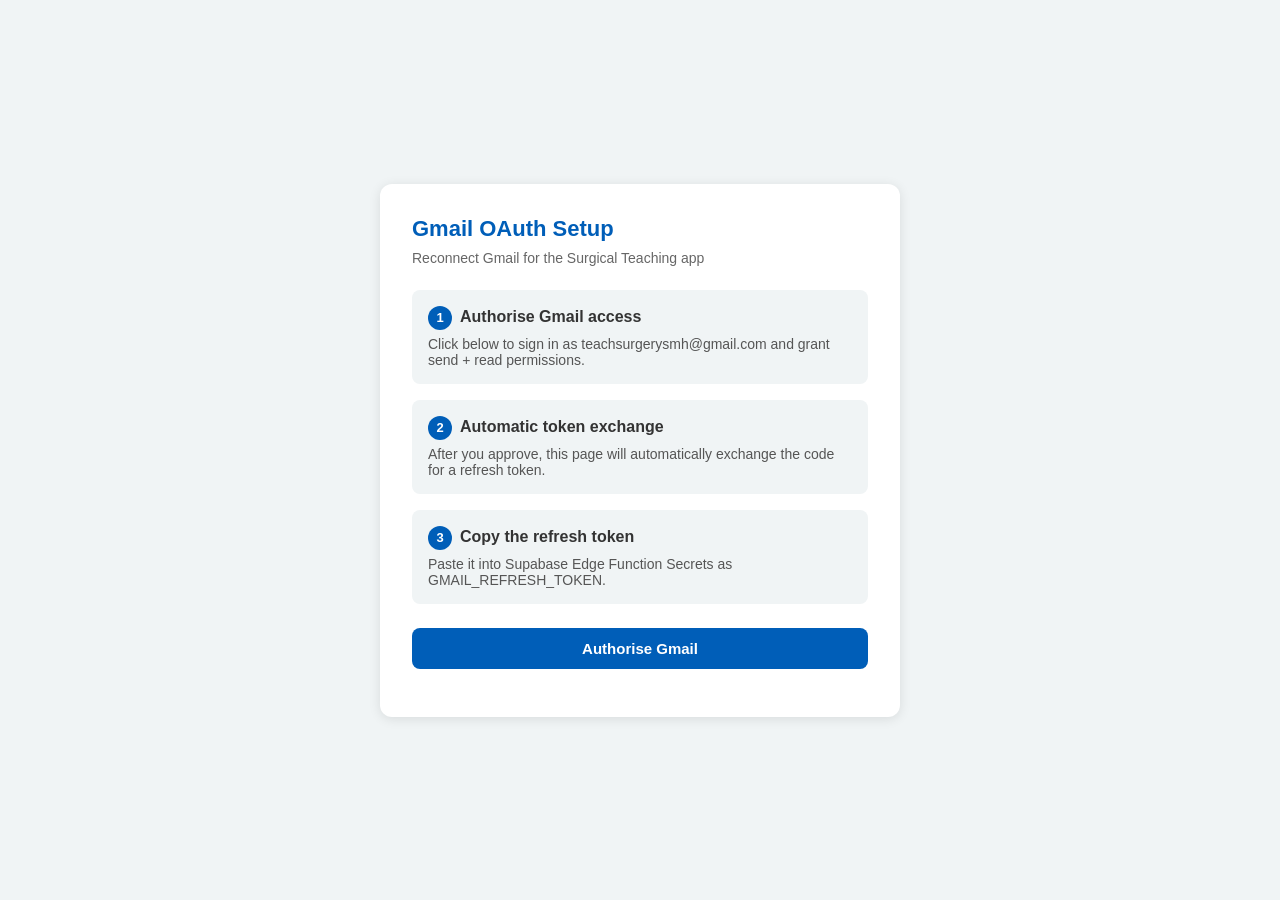
<file: gmail-setup.html>
<!DOCTYPE html>
<html lang="en">
<head>
<meta charset="UTF-8">
<meta name="viewport" content="width=device-width, initial-scale=1.0">
<title>Gmail OAuth Setup</title>
<style>
  * { box-sizing: border-box; margin: 0; padding: 0; }
  body { font-family: -apple-system, BlinkMacSystemFont, 'Segoe UI', sans-serif; background: #f0f4f5; min-height: 100vh; display: flex; align-items: center; justify-content: center; padding: 20px; }
  .card { background: #fff; border-radius: 12px; box-shadow: 0 2px 12px rgba(0,0,0,0.1); max-width: 520px; width: 100%; padding: 32px; }
  h1 { color: #005eb8; font-size: 22px; margin-bottom: 8px; }
  .subtitle { color: #666; font-size: 14px; margin-bottom: 24px; }
  .step { background: #f0f4f5; border-radius: 8px; padding: 16px; margin-bottom: 16px; }
  .step-num { display: inline-block; background: #005eb8; color: #fff; width: 24px; height: 24px; border-radius: 50%; text-align: center; line-height: 24px; font-size: 13px; font-weight: 600; margin-right: 8px; }
  .step-title { font-weight: 600; color: #333; }
  .step-desc { color: #555; font-size: 14px; margin-top: 6px; }
  button { background: #005eb8; color: #fff; border: none; border-radius: 8px; padding: 12px 24px; font-size: 15px; font-weight: 600; cursor: pointer; width: 100%; margin-top: 8px; }
  button:hover { background: #004a93; }
  button:disabled { background: #aaa; cursor: not-allowed; }
  .token-box { background: #e8f5e9; border: 2px solid #4caf50; border-radius: 8px; padding: 16px; margin-top: 16px; word-break: break-all; font-family: monospace; font-size: 13px; }
  .token-label { font-weight: 600; color: #2e7d32; margin-bottom: 8px; font-family: -apple-system, sans-serif; font-size: 14px; }
  .error-box { background: #fce4ec; border: 2px solid #e53935; border-radius: 8px; padding: 16px; margin-top: 16px; color: #c62828; font-size: 14px; }
  .spinner { display: inline-block; width: 18px; height: 18px; border: 3px solid #fff; border-top-color: transparent; border-radius: 50%; animation: spin 0.8s linear infinite; vertical-align: middle; margin-right: 8px; }
  @keyframes spin { to { transform: rotate(360deg); } }
  .success-icon { font-size: 48px; text-align: center; margin-bottom: 12px; }
  .copy-btn { background: #4caf50; margin-top: 12px; }
  .copy-btn:hover { background: #388e3c; }
  #status { margin-top: 16px; font-size: 14px; color: #555; }
</style>
</head>
<body>
<div class="card" id="main">
  <h1>Gmail OAuth Setup</h1>
  <p class="subtitle">Reconnect Gmail for the Surgical Teaching app</p>

  <div id="start-view">
    <div class="step">
      <span class="step-num">1</span><span class="step-title">Authorise Gmail access</span>
      <p class="step-desc">Click below to sign in as teachsurgerysmh@gmail.com and grant send + read permissions.</p>
    </div>
    <div class="step">
      <span class="step-num">2</span><span class="step-title">Automatic token exchange</span>
      <p class="step-desc">After you approve, this page will automatically exchange the code for a refresh token.</p>
    </div>
    <div class="step">
      <span class="step-num">3</span><span class="step-title">Copy the refresh token</span>
      <p class="step-desc">Paste it into Supabase Edge Function Secrets as GMAIL_REFRESH_TOKEN.</p>
    </div>
    <button id="auth-btn" onclick="startAuth()">Authorise Gmail</button>
  </div>

  <div id="exchanging-view" style="display:none; text-align:center; padding: 32px 0;">
    <div class="spinner" style="width:40px;height:40px;border-width:4px;border-color:#005eb8;border-top-color:transparent;"></div>
    <p style="margin-top:16px; color:#555;">Exchanging authorization code for tokens...</p>
  </div>

  <div id="success-view" style="display:none;">
    <div class="success-icon">&#10003;</div>
    <div class="token-box">
      <div class="token-label">Refresh Token:</div>
      <div id="refresh-token"></div>
    </div>
    <button class="copy-btn" onclick="copyToken()">Copy Refresh Token</button>
    <p id="copy-msg" style="text-align:center; margin-top:8px; color:#4caf50; font-size:13px; display:none;">Copied!</p>
    <div class="step" style="margin-top:16px;">
      <span class="step-num">!</span><span class="step-title">Next step</span>
      <p class="step-desc">Go to Supabase Dashboard &rarr; Edge Functions &rarr; Secrets &rarr; update <strong>GMAIL_REFRESH_TOKEN</strong> with the value above.</p>
    </div>
  </div>

  <div id="error-view" style="display:none;">
    <div class="error-box" id="error-msg"></div>
    <button onclick="startAuth()" style="margin-top:12px;">Try Again</button>
  </div>

  <div id="status"></div>
</div>

<script>
const SUPABASE_URL = 'https://rufihxjquwrluaenmbaa.supabase.co';
const SUPABASE_KEY = 'eyJhbGciOiJIUzI1NiIsInR5cCI6IkpXVCJ9.eyJpc3MiOiJzdXBhYmFzZSIsInJlZiI6InJ1ZmloeGpxdXdybHVhZW5tYmFhIiwicm9sZSI6ImFub24iLCJpYXQiOjE3NzgyOTg4NDMsImV4cCI6MjA5Mzg3NDg0M30.6o8GrCPcQ__JjrGLUiqQwdgWcM1Qk_02TvLvTOwUjyg';

// Check if we're returning from OAuth with a code
const params = new URLSearchParams(window.location.search);
const code = params.get('code');

if (code) {
  // We have an auth code — exchange it automatically
  document.getElementById('start-view').style.display = 'none';
  document.getElementById('exchanging-view').style.display = 'block';
  exchangeCode(code);
}

async function startAuth() {
  document.getElementById('auth-btn').disabled = true;
  document.getElementById('auth-btn').innerHTML = '<span class="spinner"></span> Getting auth URL...';
  document.getElementById('error-view').style.display = 'none';

  try {
    const res = await fetch(SUPABASE_URL + '/functions/v1/send-email', {
      method: 'POST',
      headers: { 'Content-Type': 'application/json', 'apikey': SUPABASE_KEY },
      body: JSON.stringify({ subject: 'get-auth-url' })
    });
    const data = await res.json();
    if (data.authUrl) {
      window.location.href = data.authUrl;
    } else {
      showError('Failed to get auth URL: ' + JSON.stringify(data));
    }
  } catch (err) {
    showError('Network error: ' + err.message);
  }
}

async function exchangeCode(authCode) {
  try {
    const res = await fetch(SUPABASE_URL + '/functions/v1/send-email', {
      method: 'POST',
      headers: { 'Content-Type': 'application/json', 'apikey': SUPABASE_KEY },
      body: JSON.stringify({ subject: 'exchange-code', code: authCode })
    });
    const data = await res.json();

    if (data.tokenData && data.tokenData.refresh_token) {
      document.getElementById('exchanging-view').style.display = 'none';
      document.getElementById('success-view').style.display = 'block';
      document.getElementById('refresh-token').textContent = data.tokenData.refresh_token;
      // Clear the URL so refreshing doesn't re-exchange
      window.history.replaceState({}, '', window.location.pathname);
    } else if (data.tokenData && data.tokenData.error) {
      showError('Token exchange failed: ' + data.tokenData.error_description + ' (' + data.tokenData.error + ')');
    } else {
      showError('Unexpected response: ' + JSON.stringify(data));
    }
  } catch (err) {
    showError('Network error: ' + err.message);
  }
}

function showError(msg) {
  document.getElementById('start-view').style.display = 'none';
  document.getElementById('exchanging-view').style.display = 'none';
  document.getElementById('error-view').style.display = 'block';
  document.getElementById('error-msg').textContent = msg;
}

function copyToken() {
  const token = document.getElementById('refresh-token').textContent;
  navigator.clipboard.writeText(token).then(() => {
    document.getElementById('copy-msg').style.display = 'block';
    setTimeout(() => { document.getElementById('copy-msg').style.display = 'none'; }, 2000);
  });
}
</script>
</body>
</html>
</file>
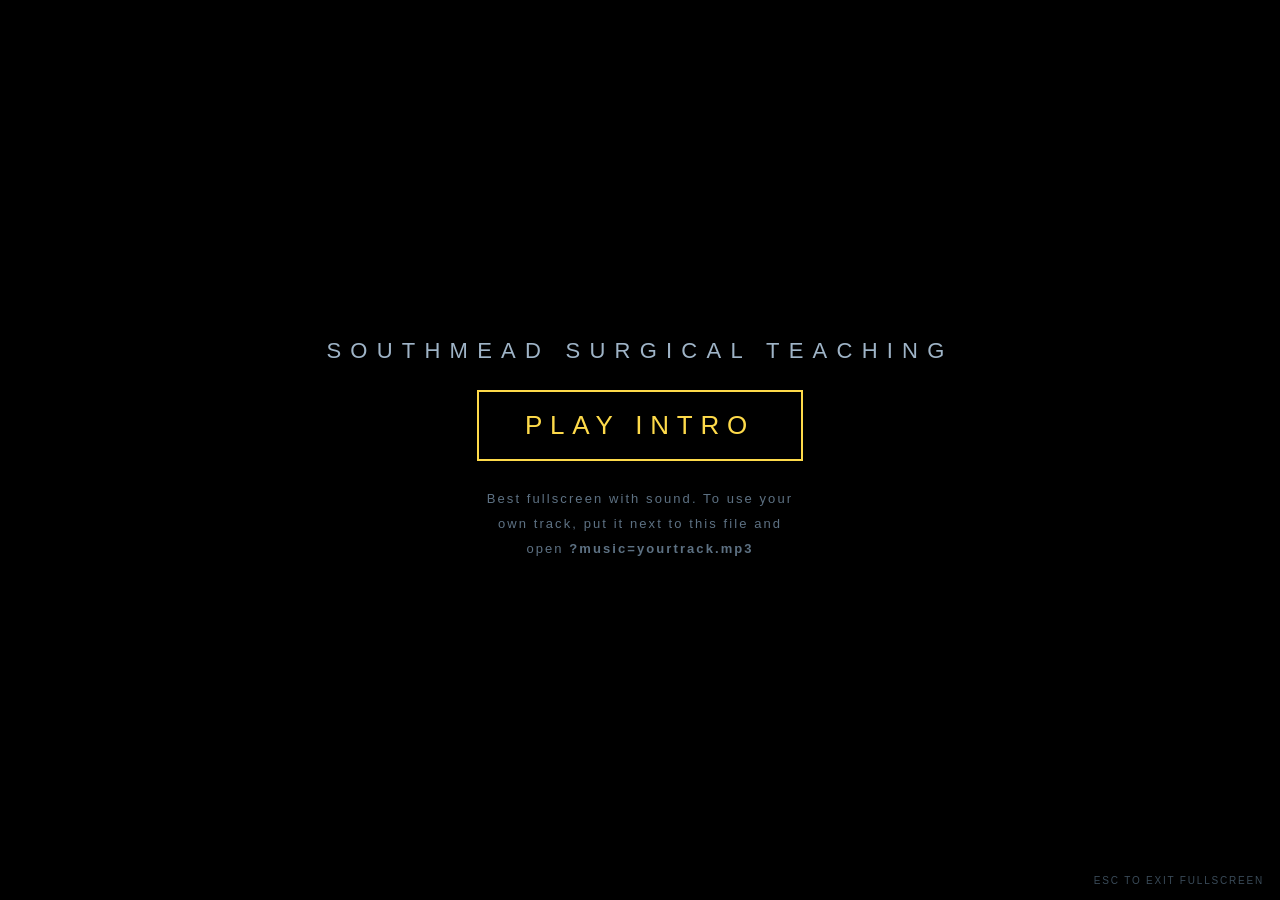
<file: induction_intro.html>
<!DOCTYPE html>
<html lang="en">
<head>
<meta charset="utf-8">
<meta name="viewport" content="width=device-width,initial-scale=1">
<title>A New SHO — General Surgery Induction</title>
<style>
  :root{
    --crawl-yellow:#FEDA4A;
    --intro-blue:#4BD5EE;
  }
  *{margin:0;padding:0;box-sizing:border-box}
  html,body{height:100%;background:#000;overflow:hidden}
  body{
    font-family:"Franklin Gothic Medium","Helvetica Neue","Arial Narrow",Arial,sans-serif;
    color:var(--crawl-yellow);
    -webkit-font-smoothing:antialiased;
  }

  #stage{position:fixed;inset:0;background:#000;overflow:hidden}
  #stars{position:absolute;inset:0;display:block}

  /* ---------- play gate ---------- */
  #gate{
    position:fixed;inset:0;z-index:50;display:flex;flex-direction:column;
    align-items:center;justify-content:center;gap:26px;background:#000;
    text-align:center;padding:24px;
  }
  #gate h1{
    font-size:clamp(15px,2.1vw,22px);letter-spacing:.42em;font-weight:400;
    color:#9fb4c7;text-transform:uppercase
  }
  #playbtn{
    appearance:none;border:2px solid var(--crawl-yellow);background:transparent;
    color:var(--crawl-yellow);font:inherit;font-size:clamp(16px,2.4vw,26px);
    letter-spacing:.3em;text-transform:uppercase;padding:18px 46px;cursor:pointer;
    transition:background .25s,color .25s
  }
  #playbtn:hover{background:var(--crawl-yellow);color:#000}
  #gate p{font-size:13px;letter-spacing:.16em;color:#5d7183;max-width:44ch;line-height:1.9}

  /* ---------- phase 1: blue card ---------- */
  #blue{
    position:absolute;inset:0;display:flex;align-items:center;justify-content:center;
    opacity:0;padding:0 6vw;text-align:center
  }
  #blue span{
    color:var(--intro-blue);font-size:clamp(17px,2.6vw,34px);
    letter-spacing:.045em;line-height:1.5;font-weight:400
  }

  /* ---------- phase 2: logo ---------- */
  #logo{
    position:absolute;inset:0;display:flex;flex-direction:column;
    align-items:center;justify-content:center;opacity:0;
    will-change:transform,opacity
  }
  #logo .ep{
    font-size:clamp(11px,1.45vw,19px);letter-spacing:.62em;color:var(--crawl-yellow);
    margin-bottom:2.1em;text-transform:uppercase;opacity:.95;
    text-indent:.62em            /* balance the trailing letter-space */
  }
  /* Closest system face to the film logo's heavy squared grotesque.
     The real typeface is not installable here — see the script notes. */
  #logo .big{
    font-family:"Helvetica Neue Condensed Black","HelveticaNeue-CondensedBlack",
                "Helvetica Neue","Arial Black",Impact,sans-serif;
    font-weight:900;font-stretch:condensed;
    font-size:clamp(52px,13.5vw,205px);line-height:.98;
    letter-spacing:.02em;text-align:center;
    color:transparent;
    -webkit-text-stroke:2.5px var(--crawl-yellow);
    text-shadow:0 0 40px rgba(254,218,74,.16);
    transform:scaleY(1.3)
  }
  #logo .sub{
    margin-top:2.9em;font-size:clamp(10px,1.2vw,16px);letter-spacing:.52em;
    color:var(--crawl-yellow);opacity:.8;text-transform:uppercase;text-align:center;
    text-indent:.52em
  }

  /* ---------- phase 3: the crawl ---------- */
  #crawlbox{
    position:absolute;left:0;right:0;bottom:0;top:0;
    overflow:hidden;opacity:0;
    transform:perspective(560px) rotateX(26deg);
    transform-origin:50% 100%;
    -webkit-mask-image:linear-gradient(to bottom,transparent 0%,rgba(0,0,0,.22) 8%,#000 30%,#000 100%);
    mask-image:linear-gradient(to bottom,transparent 0%,rgba(0,0,0,.22) 8%,#000 30%,#000 100%);
  }
  #crawl{
    position:absolute;top:100%;left:50%;transform:translateX(-50%);
    width:min(92%,1180px);text-align:justify;
    font-size:clamp(19px,3.15vw,52px);line-height:1.32;font-weight:700;
    letter-spacing:.008em;color:var(--crawl-yellow);
    will-change:top
  }
  #crawl .head{text-align:center;font-weight:700;margin-bottom:1.5em;letter-spacing:.05em}
  #crawl p{margin-bottom:1.5em;text-wrap:pretty}
  #crawl .kicker{text-align:center;margin-top:2.2em;letter-spacing:.06em}
  #crawl em{font-style:normal;letter-spacing:.06em}

  /* ---------- phase 4: end card ---------- */
  #end{
    position:absolute;inset:0;display:flex;flex-direction:column;
    align-items:center;justify-content:center;gap:clamp(14px,2.2vh,30px);
    opacity:0;padding:6vh 7vw;text-align:center
  }
  #end img{width:clamp(260px,40vw,660px);height:auto;filter:brightness(1.06);margin-bottom:1vh}
  #end .t1{
    font-size:clamp(15px,2.35vw,34px);letter-spacing:.16em;font-weight:700;
    color:var(--crawl-yellow);line-height:1.45;text-transform:uppercase
  }
  #end .t2{
    font-size:clamp(12px,1.55vw,22px);letter-spacing:.1em;color:#fff;
    word-break:break-all
  }
  #end .quote{
    font-size:clamp(13px,1.75vw,26px);line-height:1.6;color:#fff;
    max-width:26ch;letter-spacing:.02em
  }
  #end .quote span{
    display:block;margin-top:.85em;font-size:.62em;letter-spacing:.24em;
    text-transform:uppercase;color:var(--crawl-yellow);opacity:.9
  }
  #end .rule{width:min(320px,42vw);height:1px;background:rgba(254,218,74,.4)}
  #end .t3{
    font-size:clamp(10px,1.1vw,15px);letter-spacing:.13em;color:#8fa6b8;line-height:2.1
  }

  #hint{
    position:fixed;bottom:14px;right:16px;z-index:60;font-size:10px;
    letter-spacing:.18em;color:#3a4b59;text-transform:uppercase
  }
</style>
</head>
<body>
<div id="stage">
  <canvas id="stars"></canvas>

  <div id="blue"><span>In a hospital far,<br>far away&hellip;.</span></div>

  <div id="logo">
    <div class="ep">Episode IV</div>
    <div class="big">A NEW<br>SHO</div>
    <div class="sub">General Surgery &middot; Southmead</div>
  </div>

  <div id="crawlbox">
    <div id="crawl">
      <div class="head">EPISODE IV<br>A NEW SHO</div>

      <p>Civil war has come to Gate&nbsp;36. Rebel F1s, striking from a hidden
      office on 32B, face the full might of the BLEEP EMPIRE &mdash; switchboard
      100, outside line 9, bleep 81. GI on call: Reg 9772, SHO 9770, F1 9662.
      Theatre co&#8209;ordinator 1535. First anaesthetist 9031.</p>

      <p>During the battle, rebel spies stole the secret plans to the Empire's
      ultimate weapon: THE FLOW. Take &rarr; PTWR &rarr; Ward. Admit today, own
      tomorrow, hand back at 17:00 &mdash; and who returns to Take, and who passes
      to the ward team, is always the question. On call holds the gates of
      Theatre&nbsp;5 from 08:00 to 10:00, then returns 17:00&ndash;20:30; PTWR runs
      10:00&ndash;17:00. SDEC closes to referrals at 17:00 &mdash; after that it
      goes to ED, or 32B.</p>

      <p>They are not alone in the fight. CT&#8209;3PO waits at Gate 18, speaking
      only in contrast phases. Obs&#8209;Wan Kenobi warns that the NEWS has been
      climbing since dawn. Darth Bladder patrols urology, catheter drawn. And on
      26A, Princess Ileus awaits a flatus that never comes.</p>

      <p>Hunted through the corridors by the Empire's agents, a new cohort arrives
      at Southmead carrying the stolen plans &mdash; one handbook, custodian of
      everything they will need. Careflow lists on day one. CEPOD listed through
      Bluespier to the Brunel L2 Emergency Board. Every laparotomy scored on NELA;
      over 10% goes to MDT with ITU and anaesthetics before booking. And the last
      commandment, never broken: NO OPEN RETURNS. Every SDEC discharge gets a
      discharge summary &mdash; even the ones coming back tomorrow.</p>

      <div class="kicker">May the Flow be with you.</div>
    </div>
  </div>

  <div id="end">
    <img id="endlogo" alt="" src="[data-uri]">
    <div class="t1">The General Surgery<br>Induction Handbook</div>
    <div class="quote">
      &ldquo;The Bible is ready to be gifted to our pilgrims.&rdquo;
      <span>Dr Georgia Statham</span>
    </div>
    <div class="t2">teachsurgerysmh.github.io/nhs/induction.html</div>
    <div class="rule"></div>
    <div class="t3">
      Written by Dr Georgia Statham<br>
      Built by Dr Suketu Batra &middot; Signed off by Mr Nitin Arvind
    </div>
  </div>
</div>

<div id="gate">
  <h1>Southmead Surgical Teaching</h1>
  <button id="playbtn">Play intro</button>
  <p>Best fullscreen with sound. To use your own track, put it next to this file
     and open <b>?music=yourtrack.mp3</b></p>
</div>
<div id="hint">esc to exit fullscreen</div>

<script>
(function(){
  var qs = new URLSearchParams(location.search);
  var SPEED = parseFloat(qs.get('speed') || '1');          // >1 = faster
  var AUTOPLAY = qs.get('auto') === '1';                    // used by the renderer
  var MUTE = qs.get('mute') === '1';

  /* ---------------- timeline (seconds, before SPEED) ---------------- */
  var T = {
    blueIn:   0.6,  blueHold: 3.4,  blueOut: 1.2,
    logoAt:   6.0,  logoDur: 8.6,
    crawlAt: 11.4,  crawlDur: 58.5,
    endAt:   71.0,  endDur:   9.0
  };
  function s(x){ return (x / SPEED) * 1000; }
  var TOTAL = T.endAt + T.endDur;
  window.__introTotal = TOTAL / SPEED;

  /* ---------------- starfield ---------------- */
  var cv = document.getElementById('stars'), ctx = cv.getContext('2d');
  var stars = [], DPR = Math.min(window.devicePixelRatio || 1, 2);
  function sizeCanvas(){
    cv.width  = Math.floor(innerWidth  * DPR);
    cv.height = Math.floor(innerHeight * DPR);
    cv.style.width = innerWidth + 'px';
    cv.style.height = innerHeight + 'px';
    stars = [];
    var n = Math.round((innerWidth * innerHeight) / 5200);
    for (var i = 0; i < n; i++){
      stars.push({
        x: Math.random() * cv.width,
        y: Math.random() * cv.height,
        r: (Math.random() * 1.15 + 0.28) * DPR,
        a: Math.random() * 0.55 + 0.35,
        tw: Math.random() * 0.9 + 0.25,
        ph: Math.random() * Math.PI * 2
      });
    }
  }
  sizeCanvas();
  addEventListener('resize', sizeCanvas);

  var t0 = 0, RENDER = false;
  function paintStars(t){
    ctx.clearRect(0, 0, cv.width, cv.height);
    for (var i = 0; i < stars.length; i++){
      var st = stars[i];
      var a = st.a * (0.72 + 0.28 * Math.sin(t * st.tw + st.ph));
      ctx.globalAlpha = a;
      ctx.fillStyle = '#fff';
      ctx.beginPath();
      ctx.arc(st.x, st.y, st.r, 0, 6.2832);
      ctx.fill();
    }
    ctx.globalAlpha = 1;
  }
  function drawStars(now){
    if (RENDER) return;
    paintStars((now - t0) / 1000);
    requestAnimationFrame(drawStars);
  }

  /* ---------------- original score (WebAudio, no third-party music) ---------------- */
  var AC = null;
  function tone(freq, at, dur, gain, type, detune){
    var o = AC.createOscillator(), g = AC.createGain();
    o.type = type || 'sawtooth';
    o.frequency.value = freq;
    if (detune) o.detune.value = detune;
    var f = AC.createBiquadFilter();
    f.type = 'lowpass'; f.frequency.value = 2100; f.Q.value = 0.7;
    o.connect(f); f.connect(g); g.connect(AC.destination);
    g.gain.setValueAtTime(0.0001, at);
    g.gain.exponentialRampToValueAtTime(gain, at + 0.05);
    g.gain.exponentialRampToValueAtTime(0.0001, at + dur);
    o.start(at); o.stop(at + dur + 0.05);
  }
  function drum(at, gain){
    var o = AC.createOscillator(), g = AC.createGain();
    o.type = 'sine';
    o.frequency.setValueAtTime(150, at);
    o.frequency.exponentialRampToValueAtTime(46, at + 0.42);
    o.connect(g); g.connect(AC.destination);
    g.gain.setValueAtTime(gain, at);
    g.gain.exponentialRampToValueAtTime(0.0001, at + 0.72);
    o.start(at); o.stop(at + 0.8);
  }
  function pad(at, dur){
    [110, 164.81, 220, 329.63].forEach(function(f, i){
      var o = AC.createOscillator(), g = AC.createGain();
      o.type = 'triangle'; o.frequency.value = f; o.detune.value = (i % 2 ? 6 : -6);
      var lp = AC.createBiquadFilter();
      lp.type = 'lowpass'; lp.frequency.value = 900;
      o.connect(lp); lp.connect(g); g.connect(AC.destination);
      g.gain.setValueAtTime(0.0001, at);
      g.gain.linearRampToValueAtTime(0.035, at + 3.5);
      g.gain.setValueAtTime(0.035, at + dur - 4);
      g.gain.linearRampToValueAtTime(0.0001, at + dur);
      o.start(at); o.stop(at + dur + 0.2);
    });
  }
  /* One score, scheduled onto whatever context AC points at — the live
     AudioContext for playback, an OfflineAudioContext for the MP4 render. */
  function buildScore(n){
    var k = 1 / SPEED;
    // low drone under the blue card
    pad(n + 0.4 * k, 5.0 * k);
    // fanfare on the logo hit — original motif, brass-ish stack
    var L = n + T.logoAt * k;
    drum(L, 0.5); drum(L + 0.5 * k, 0.32);
    [[261.63,0.0,0.55],[392.0,0.0,0.55],[523.25,0.0,0.55],
     [349.23,0.62,0.42],[523.25,0.62,0.42],
     [392.00,1.05,1.5],[587.33,1.05,1.5],[783.99,1.05,1.5]]
      .forEach(function(v){ tone(v[0], L + v[1] * k, v[2] * k, 0.075, 'sawtooth'); });
    // sustained bed for the crawl
    pad(n + (T.crawlAt - 0.6) * k, (T.crawlDur + 2) * k);
    drum(n + T.crawlAt * k, 0.3);
    // resolve on the end card
    var E = n + T.endAt * k;
    drum(E, 0.36);
    [[261.63,0],[329.63,0],[392.0,0],[523.25,0]].forEach(function(v){
      tone(v[0], E + v[1], 4.4 * k, 0.05, 'triangle');
    });
  }
  function score(){
    try { AC = new (window.AudioContext || window.webkitAudioContext)(); }
    catch(e){ return; }
    buildScore(AC.currentTime + 0.15);
  }

  /* ---------------- QI ----------------
     Standalone page — no config.js/analytics.js here, so it posts qi_events
     itself (anon INSERT is allowed by RLS). Play vs completed gives the
     watch-through rate, which is the only honest measure of whether a 80s
     intro is too long. Fire-and-forget; never blocks playback. */
  var QI_URL = 'https://rufihxjquwrluaenmbaa.supabase.co/rest/v1/qi_events';
  var QI_KEY = 'eyJhbGciOiJIUzI1NiIsInR5cCI6IkpXVCJ9.eyJpc3MiOiJzdXBhYmFzZSIsInJlZiI6InJ1ZmloeGpxdXdybHVhZW5tYmFhIiwicm9sZSI6ImFub24iLCJpYXQiOjE3NzgyOTg4NDMsImV4cCI6MjA5Mzg3NDg0M30.6o8GrCPcQ__JjrGLUiqQwdgWcM1Qk_02TvLvTOwUjyg';
  function qi(eventType, metadata){
    if (AUTOPLAY) return;   // renderer runs, don't pollute metrics
    try {
      var a = { actor_type:'public', actor_id:null, actor_email:null, actor_name:null };
      try {
        var raw = sessionStorage.getItem('sst_learner') || localStorage.getItem('sst_learner');
        if (raw) { var l = JSON.parse(raw); a = { actor_type:'learner', actor_id:l.id||null, actor_email:l.email||null, actor_name:l.name||null }; }
      } catch(e){}
      fetch(QI_URL, {
        method:'POST', keepalive:true,
        headers:{ 'apikey':QI_KEY, 'Authorization':'Bearer '+QI_KEY, 'Content-Type':'application/json', 'Prefer':'return=minimal' },
        body: JSON.stringify({
          event_type: eventType, actor_type: a.actor_type, actor_id: a.actor_id,
          actor_email: a.actor_email, actor_name: a.actor_name,
          metadata: metadata || {}, source: 'intro_video',
          user_agent: (navigator.userAgent || '').slice(0,250)
        })
      }).catch(function(){});
    } catch(e){}
  }

  /* ---------------- run ---------------- */
  var $ = function(id){ return document.getElementById(id); };
  var ANIMS = [];
  function track(a){ ANIMS.push(a); return a; }
  function anim(el, keyframes, dur, delay, fill){
    return track(el.animate(keyframes, {
      duration: dur, delay: delay,
      easing: 'linear', fill: fill || 'forwards'
    }));
  }

  function run(){
    t0 = performance.now();
    requestAnimationFrame(drawStars);

    // 1 — blue card
    anim($('blue'),
      [{opacity:0},{opacity:1}], s(T.blueIn), 0);
    anim($('blue'),
      [{opacity:1},{opacity:0}], s(T.blueOut), s(T.blueIn + T.blueHold));

    // 2 — logo receding to the vanishing point
    var lg = $('logo');
    track(lg.animate(
      [ {transform:'scale(2.75)', opacity:0,   offset:0},
        {transform:'scale(2.35)', opacity:1,   offset:0.07},
        {transform:'scale(0.55)', opacity:1,   offset:0.66},
        {transform:'scale(0.06)', opacity:0.5, offset:0.94},
        {transform:'scale(0.02)', opacity:0,   offset:1} ],
      { duration: s(T.logoDur), delay: s(T.logoAt),
        easing:'cubic-bezier(.28,.02,.62,1)', fill:'forwards' }));

    // 3 — the crawl
    anim($('crawlbox'), [{opacity:0},{opacity:1}], s(1.4), s(T.crawlAt - 0.4));
    track($('crawl').animate(
      [{top:'100%'},{top:'-275%'}],
      { duration: s(T.crawlDur), delay: s(T.crawlAt),
        easing:'linear', fill:'forwards' }));
    anim($('crawlbox'),
      [{opacity:1},{opacity:0}], s(2.2), s(T.crawlAt + T.crawlDur - 2.2));

    // 4 — end card
    anim($('end'), [{opacity:0},{opacity:1}], s(1.6), s(T.endAt));
    anim($('end'), [{opacity:1},{opacity:1}], s(T.endDur - 1.6), s(T.endAt + 1.6));

    if (!MUTE) {
      // Built-in score by default. ?music=file.mp3 plays your own track instead.
      var mus = qs.get('music');
      if (mus) {
        var f = new Audio(mus);
        f.addEventListener('canplaythrough', function(){ f.play().catch(score); });
        f.addEventListener('error', score);
        f.load();
      } else {
        score();
      }
    }
  }

  $('playbtn').addEventListener('click', function(){
    $('gate').style.display = 'none';
    var st = $('stage');
    if (st.requestFullscreen) st.requestFullscreen().catch(function(){});
    run();
    qi('intro_video_played', { duration_s: Math.round(TOTAL / SPEED) });
    // Watch-through. Logged on the timer rather than on unload so a viewer who
    // simply closes the tab at the end still counts as completed.
    setTimeout(function(){ qi('intro_video_completed', { duration_s: Math.round(TOTAL / SPEED) }); },
               (TOTAL / SPEED) * 1000);
  });

  if (AUTOPLAY){ $('gate').style.display = 'none'; $('hint').style.display = 'none'; }
  window.__startIntro = function(){ $('gate').style.display = 'none'; run(); };

  /* Deterministic seek — used by the MP4 renderer. Pauses every animation and
     parks it at an exact time, so a given second always renders the same frame. */
  window.__renderMode = function(){
    MUTE = true; RENDER = true;
    $('gate').style.display = 'none';
    $('hint').style.display = 'none';
    run();
    ANIMS.forEach(function(a){ a.pause(); });
  };
  window.__seek = function(sec){
    var ms = Math.max(0, sec * 1000);
    ANIMS.forEach(function(a){
      var d = (a.effect.getTiming().delay || 0) + (a.effect.getTiming().duration || 0);
      a.currentTime = Math.min(ms, d);
    });
    paintStars(sec);
  };
  window.__duration = function(){ return TOTAL / SPEED; };

  /* Render the same score offline and hand back a 16-bit stereo WAV as base64,
     so the MP4 carries the audio the live page plays. */
  window.__renderAudio = function(){
    var dur = TOTAL / SPEED + 1.2, SR = 44100;
    var oc = new OfflineAudioContext(2, Math.ceil(SR * dur), SR);
    AC = oc;
    buildScore(0.15);
    return oc.startRendering().then(function(buf){
      var L = buf.getChannelData(0);
      var R = buf.numberOfChannels > 1 ? buf.getChannelData(1) : L;
      var n = buf.length, bytes = 44 + n * 4;
      var dv = new DataView(new ArrayBuffer(bytes));
      function str(off, s){ for (var i = 0; i < s.length; i++) dv.setUint8(off + i, s.charCodeAt(i)); }
      str(0, 'RIFF'); dv.setUint32(4, bytes - 8, true); str(8, 'WAVE');
      str(12, 'fmt '); dv.setUint32(16, 16, true);
      dv.setUint16(20, 1, true); dv.setUint16(22, 2, true);
      dv.setUint32(24, SR, true); dv.setUint32(28, SR * 4, true);
      dv.setUint16(32, 4, true); dv.setUint16(34, 16, true);
      str(36, 'data'); dv.setUint32(40, n * 4, true);
      var o = 44;
      for (var i = 0; i < n; i++){
        var l = Math.max(-1, Math.min(1, L[i])), r = Math.max(-1, Math.min(1, R[i]));
        dv.setInt16(o, l * 32767, true); o += 2;
        dv.setInt16(o, r * 32767, true); o += 2;
      }
      var u8 = new Uint8Array(dv.buffer), s = '';
      for (var j = 0; j < u8.length; j += 8192){
        s += String.fromCharCode.apply(null, u8.subarray(j, j + 8192));
      }
      return btoa(s);
    });
  };
})();
</script>
</body>
</html>
</file>
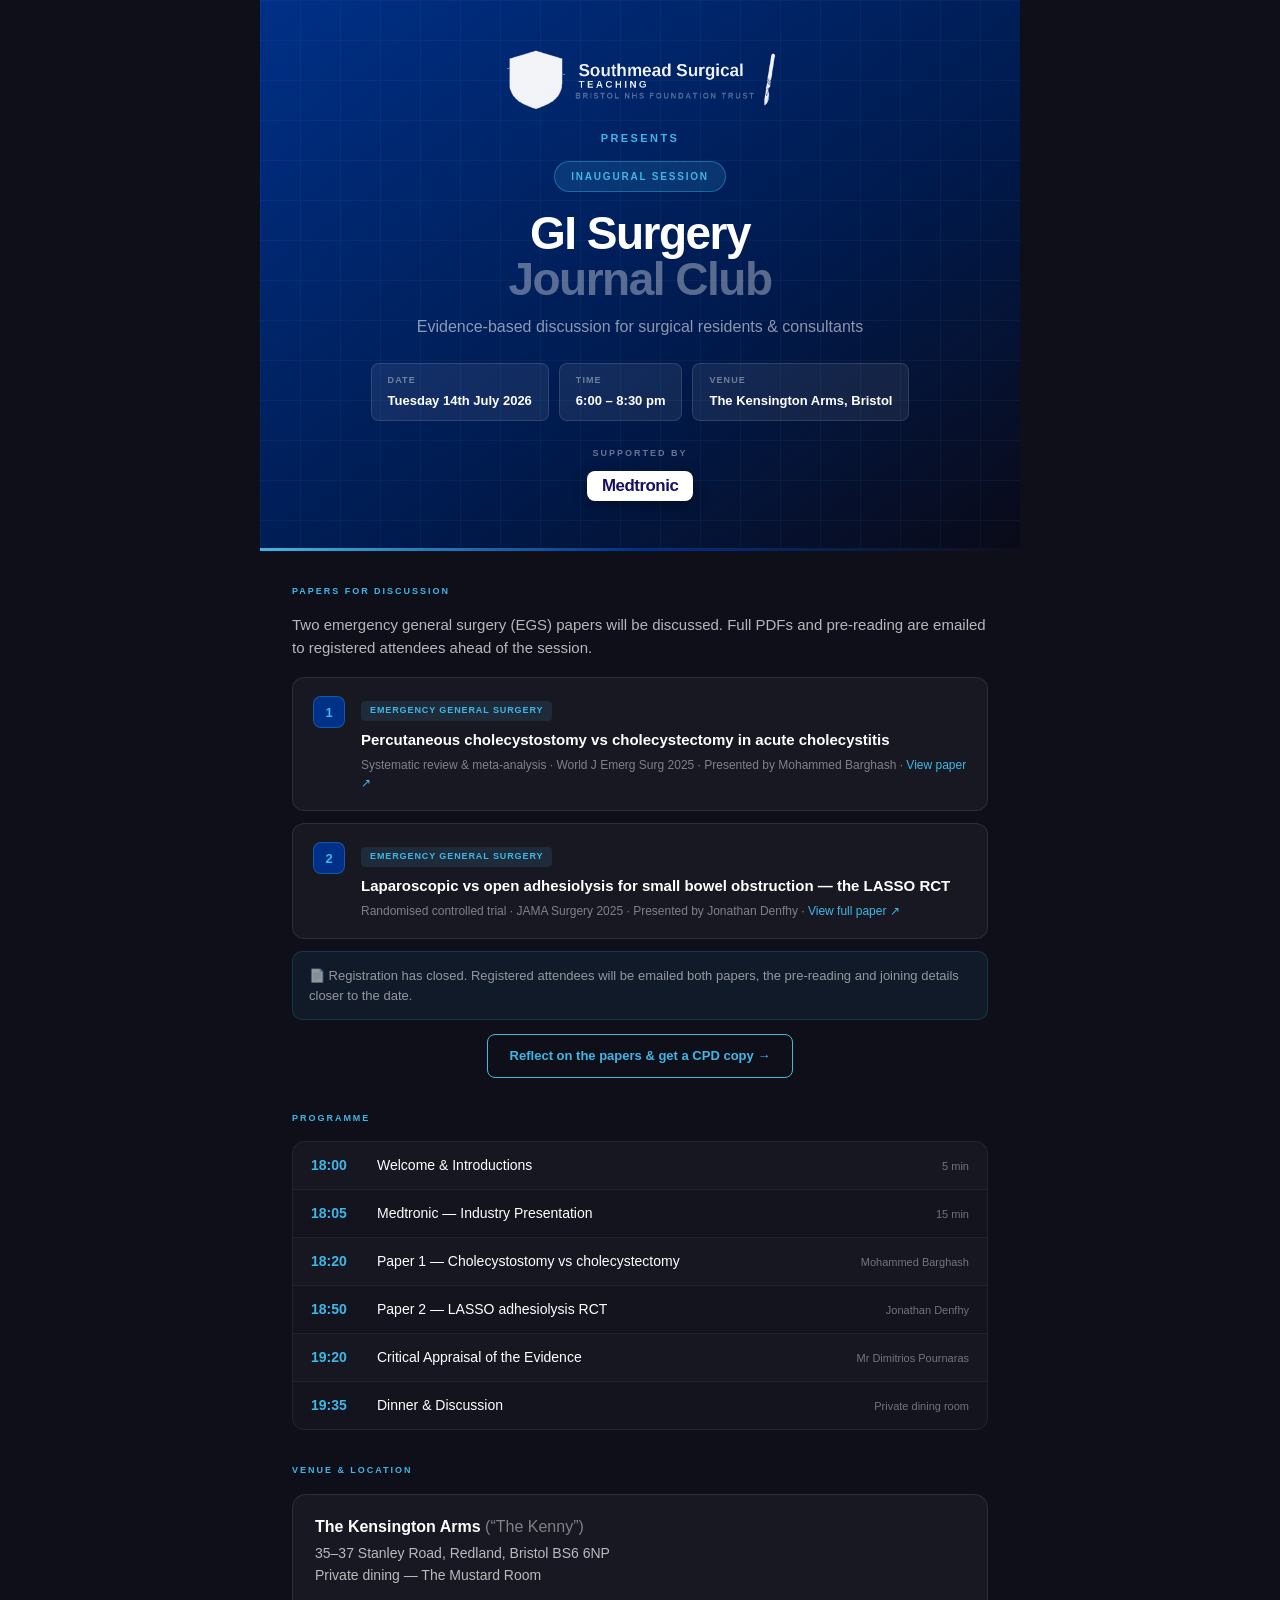
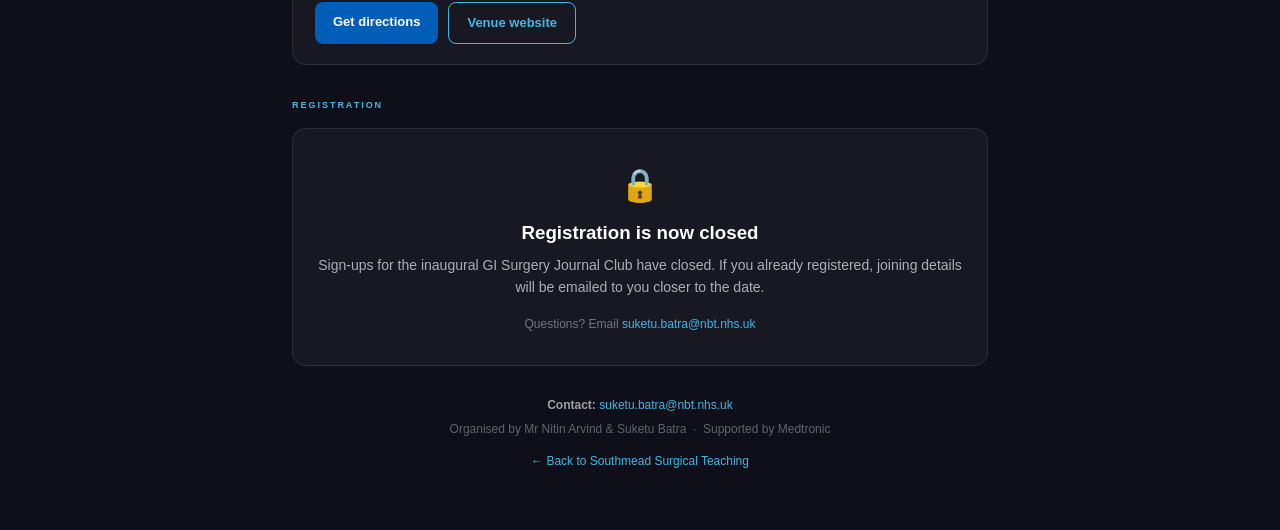
<file: journal_club.html>
<!DOCTYPE html>
<html lang="en">
<head>
<meta charset="UTF-8">
<meta name="viewport" content="width=device-width, initial-scale=1.0">
<title>Register · SMH GI Surgery Journal Club — July 2026</title>
<meta name="description" content="Register for the inaugural Southmead GI Surgery Journal Club. For surgical residents and consultants. Two emergency general surgery papers for discussion.">
<style>
* { margin: 0; padding: 0; box-sizing: border-box; }

:root {
  --nhs-blue: #003087;
  --nhs-bright: #005eb8;
  --cyan: #41b6e6;
  --bg: #0f0f1a;
  --card: rgba(255,255,255,0.04);
  --border: rgba(255,255,255,0.09);
}

body {
  background: var(--bg);
  color: #fff;
  font-family: Arial, 'Helvetica Neue', Helvetica, sans-serif;
  line-height: 1.5;
  min-height: 100vh;
}

.wrap { max-width: 760px; margin: 0 auto; padding: 0 0 60px; }

/* HERO */
.hero {
  background: linear-gradient(145deg, #003087 0%, #001a4d 60%, #0a0a18 100%);
  padding: 48px 32px 40px;
  position: relative;
  overflow: hidden;
  text-align: center;
}
.hero::before {
  content: '';
  position: absolute; inset: 0;
  background-image:
    linear-gradient(rgba(65,182,230,0.06) 1px, transparent 1px),
    linear-gradient(90deg, rgba(65,182,230,0.06) 1px, transparent 1px);
  background-size: 40px 40px;
}
.hero-inner { position: relative; z-index: 1; }
.overline {
  font-size: 11px; font-weight: 700; letter-spacing: 0.22em;
  text-transform: uppercase; color: var(--cyan); margin-bottom: 14px;
}
.pill {
  display: inline-block;
  background: rgba(65,182,230,0.15);
  border: 1px solid rgba(65,182,230,0.4);
  color: var(--cyan);
  font-size: 10px; font-weight: 700; letter-spacing: 0.18em;
  text-transform: uppercase; padding: 7px 16px; border-radius: 100px;
  margin-bottom: 18px;
}
.hero-title {
  font-size: 46px; font-weight: 700; line-height: 1.02;
  letter-spacing: -1.5px; margin-bottom: 12px;
}
.hero-title .dim { color: rgba(255,255,255,0.35); }
.hero-sub { font-size: 16px; color: rgba(255,255,255,0.55); }

.chips { display: flex; gap: 10px; flex-wrap: wrap; justify-content: center; margin-top: 24px; }
.chip {
  background: rgba(255,255,255,0.07);
  border: 1px solid rgba(255,255,255,0.12);
  border-radius: 8px; padding: 10px 16px; text-align: left;
}
.chip .lbl {
  font-size: 9px; font-weight: 700; letter-spacing: 0.12em;
  text-transform: uppercase; color: rgba(255,255,255,0.4); margin-bottom: 3px;
}
.chip .val { font-size: 13px; font-weight: 700; }

.support { margin-top: 26px; }
.support .lbl {
  font-size: 9px; font-weight: 700; letter-spacing: 0.22em;
  text-transform: uppercase; color: rgba(255,255,255,0.4); margin-bottom: 10px;
}
.support svg {
  height: 30px; width: auto; border-radius: 8px;
  box-shadow: 0 4px 14px rgba(0,0,0,0.35);
}

.accent-bar { height: 3px; background: linear-gradient(90deg, var(--cyan), var(--nhs-blue), transparent); }

/* SECTIONS */
.section { padding: 34px 32px 0; }
.section-label {
  font-size: 9px; font-weight: 700; letter-spacing: 0.22em;
  text-transform: uppercase; color: var(--cyan); margin-bottom: 16px;
}
.lead { font-size: 15px; color: rgba(255,255,255,0.7); margin-bottom: 18px; }

.paper-card {
  background: var(--card); border: 1px solid var(--border);
  border-radius: 12px; padding: 18px 20px; display: flex; gap: 16px;
  align-items: flex-start; margin-bottom: 12px;
}
.paper-num {
  width: 32px; height: 32px; border-radius: 8px; background: var(--nhs-blue);
  border: 1px solid rgba(65,182,230,0.3); display: flex; align-items: center;
  justify-content: center; font-size: 13px; font-weight: 700; color: var(--cyan);
  flex-shrink: 0;
}
.paper-tag {
  display: inline-block; background: rgba(65,182,230,0.12); color: var(--cyan);
  font-size: 9px; font-weight: 700; letter-spacing: 0.1em; text-transform: uppercase;
  padding: 3px 9px; border-radius: 4px; margin-bottom: 8px;
}
.paper-title { font-size: 15px; font-weight: 700; margin-bottom: 5px; }
.paper-meta { font-size: 12px; color: rgba(255,255,255,0.45); }

.note {
  margin-top: 8px; font-size: 13px; color: rgba(255,255,255,0.55);
  background: rgba(65,182,230,0.07); border: 1px solid rgba(65,182,230,0.18);
  border-radius: 10px; padding: 14px 16px;
}

/* PROGRAMME */
.prog { border: 1px solid var(--border); border-radius: 12px; overflow: hidden; }
.prog-item {
  display: flex; align-items: center; gap: 14px; padding: 13px 18px;
  border-bottom: 1px solid rgba(255,255,255,0.05); background: rgba(255,255,255,0.02);
  font-size: 14px;
}
.prog-item:last-child { border-bottom: none; }
.prog-item:nth-child(odd) { background: rgba(255,255,255,0.035); }
.prog-time { color: var(--cyan); font-weight: 700; width: 52px; flex-shrink: 0; }
.prog-label { flex: 1; }
.prog-note { font-size: 11px; color: rgba(255,255,255,0.4); }

/* FORM */
.form-card {
  background: var(--card); border: 1px solid var(--border);
  border-radius: 14px; padding: 26px 24px;
}
.field { margin-bottom: 16px; }
.field label {
  display: block; font-size: 12px; font-weight: 700; letter-spacing: 0.02em;
  color: rgba(255,255,255,0.75); margin-bottom: 6px;
}
.field label .req { color: var(--cyan); }
.field .hint { font-weight: 400; color: rgba(255,255,255,0.4); font-size: 11px; }
.field input, .field select, .field textarea {
  width: 100%; background: rgba(255,255,255,0.06);
  border: 1px solid rgba(255,255,255,0.14); border-radius: 8px;
  padding: 11px 13px; color: #fff; font-size: 14px; font-family: inherit;
}
.field input:focus, .field select:focus, .field textarea:focus {
  outline: none; border-color: var(--cyan); background: rgba(255,255,255,0.09);
}
.field select option { background: #12122a; color: #fff; }
.field textarea { resize: vertical; min-height: 60px; }
.row2 { display: flex; gap: 14px; }
.row2 .field { flex: 1; }

.btn-submit {
  width: 100%; background: linear-gradient(135deg, var(--nhs-bright), var(--nhs-blue));
  color: #fff; border: none; border-radius: 8px; padding: 14px;
  font-size: 15px; font-weight: 700; cursor: pointer; letter-spacing: 0.02em;
  transition: opacity 0.2s, transform 0.1s; margin-top: 4px;
}
.btn-submit:hover { opacity: 0.92; }
.btn-submit:active { transform: translateY(1px); }
.btn-submit:disabled { opacity: 0.5; cursor: not-allowed; }

.form-msg { margin-top: 14px; font-size: 14px; border-radius: 8px; padding: 12px 14px; display: none; }
.form-msg.ok { display: block; background: rgba(0,153,80,0.14); border: 1px solid rgba(0,153,80,0.4); color: #4ade80; }
.form-msg.err { display: block; background: rgba(218,41,28,0.14); border: 1px solid rgba(218,41,28,0.4); color: #fca5a5; }

.fallback {
  margin-top: 18px; font-size: 12px; color: rgba(255,255,255,0.4); text-align: center;
}
.fallback a { color: var(--cyan); text-decoration: none; }
.fallback a:hover { text-decoration: underline; }

.success-panel { display: none; text-align: center; padding: 10px 4px; }
.success-panel .tick {
  width: 56px; height: 56px; border-radius: 50%; margin: 0 auto 16px;
  background: rgba(0,153,80,0.15); border: 2px solid rgba(0,153,80,0.5);
  display: flex; align-items: center; justify-content: center; font-size: 28px; color: #4ade80;
}
.success-panel h3 { font-size: 20px; margin-bottom: 8px; }
.success-panel p { color: rgba(255,255,255,0.6); font-size: 14px; margin-bottom: 6px; }

.foot {
  padding: 30px 32px 0; text-align: center;
  font-size: 12px; color: rgba(255,255,255,0.35);
}
.foot strong { color: rgba(255,255,255,0.6); }
.foot a { color: var(--cyan); text-decoration: none; }

@media (max-width: 560px) {
  .hero-title { font-size: 36px; }
  .row2 { flex-direction: column; gap: 0; }
  .section, .hero, .foot { padding-left: 20px; padding-right: 20px; }
}
</style>
</head>
<body>
<div class="wrap">

  <!-- HERO -->
  <div class="hero">
    <div class="hero-inner">
      <img src="logo_transparent.png" alt="Southmead Surgical Teaching" style="height:64px;width:auto;filter:brightness(0) invert(1);opacity:0.95;display:block;margin:0 auto 18px;">
      <div class="overline">presents</div>
      <div class="pill">Inaugural Session</div>
      <div class="hero-title">GI Surgery<br><span class="dim">Journal Club</span></div>
      <div class="hero-sub">Evidence-based discussion for surgical residents &amp; consultants</div>

      <div class="chips">
        <div class="chip"><div class="lbl">Date</div><div class="val">Tuesday 14th July 2026</div></div>
        <div class="chip"><div class="lbl">Time</div><div class="val">6:00 – 8:30 pm</div></div>
        <div class="chip"><div class="lbl">Venue</div><div class="val">The Kensington Arms, Bristol</div></div>
      </div>

      <div class="support">
        <div class="lbl">Supported by</div>
        <svg viewBox="0 0 340 96" xmlns="http://www.w3.org/2000/svg" role="img" aria-label="Medtronic">
          <rect width="340" height="96" rx="8" fill="#ffffff"/>
          <text x="170" y="64" text-anchor="middle" font-family="Arial, 'Helvetica Neue', Helvetica, sans-serif" font-weight="700" font-size="54" letter-spacing="-1.5" fill="#170F5F">Medtronic</text>
        </svg>
      </div>
    </div>
  </div>
  <div class="accent-bar"></div>

  <!-- PAPERS -->
  <div class="section">
    <div class="section-label">Papers for Discussion</div>
    <div class="lead">Two emergency general surgery (EGS) papers will be discussed. Full PDFs and pre-reading are emailed to registered attendees ahead of the session.</div>

    <div class="paper-card">
      <div class="paper-num">1</div>
      <div>
        <span class="paper-tag">Emergency General Surgery</span>
        <div class="paper-title">Percutaneous cholecystostomy vs cholecystectomy in acute cholecystitis</div>
        <div class="paper-meta">Systematic review &amp; meta-analysis · World J Emerg Surg 2025 · Presented by Mohammed Barghash · <a href="https://doi.org/10.1186/s13017-025-00622-6" target="_blank" rel="noopener" style="color:var(--cyan);text-decoration:none;">View paper ↗</a></div>
      </div>
    </div>

    <div class="paper-card">
      <div class="paper-num">2</div>
      <div>
        <span class="paper-tag">Emergency General Surgery</span>
        <div class="paper-title">Laparoscopic vs open adhesiolysis for small bowel obstruction — the LASSO RCT</div>
        <div class="paper-meta">Randomised controlled trial · JAMA Surgery 2025 · Presented by Jonathan Denfhy · <a href="https://jamanetwork.com/journals/jamasurgery/fullarticle/2845374" target="_blank" rel="noopener" style="color:var(--cyan);text-decoration:none;">View full paper ↗</a></div>
      </div>
    </div>

    <div class="note">📄 Registration has closed. Registered attendees will be emailed both papers, the pre-reading and joining details closer to the date.</div>
    <div style="margin-top:14px;text-align:center;">
      <a href="journal_club_reflect.html" style="display:inline-block;border:1px solid var(--cyan);color:var(--cyan);text-decoration:none;font-size:13px;font-weight:700;padding:11px 22px;border-radius:8px;">Reflect on the papers &amp; get a CPD copy →</a>
    </div>
  </div>

  <!-- PROGRAMME -->
  <div class="section">
    <div class="section-label">Programme</div>
    <div class="prog">
      <div class="prog-item"><div class="prog-time">18:00</div><div class="prog-label">Welcome &amp; Introductions</div><div class="prog-note">5 min</div></div>
      <div class="prog-item"><div class="prog-time">18:05</div><div class="prog-label">Medtronic — Industry Presentation</div><div class="prog-note">15 min</div></div>
      <div class="prog-item"><div class="prog-time">18:20</div><div class="prog-label">Paper 1 — Cholecystostomy vs cholecystectomy</div><div class="prog-note">Mohammed Barghash</div></div>
      <div class="prog-item"><div class="prog-time">18:50</div><div class="prog-label">Paper 2 — LASSO adhesiolysis RCT</div><div class="prog-note">Jonathan Denfhy</div></div>
      <div class="prog-item"><div class="prog-time">19:20</div><div class="prog-label">Critical Appraisal of the Evidence</div><div class="prog-note">Mr Dimitrios Pournaras</div></div>
      <div class="prog-item"><div class="prog-time">19:35</div><div class="prog-label">Dinner &amp; Discussion</div><div class="prog-note">Private dining room</div></div>
    </div>
  </div>

  <!-- LOCATION -->
  <div class="section">
    <div class="section-label">Venue &amp; Location</div>
    <div class="form-card" style="padding:20px 22px;">
      <div style="font-size:16px;font-weight:700;margin-bottom:4px;">The Kensington Arms <span style="color:rgba(255,255,255,0.45);font-weight:400;">(&ldquo;The Kenny&rdquo;)</span></div>
      <div style="color:rgba(255,255,255,0.7);font-size:14px;line-height:1.55;">35&ndash;37 Stanley Road, Redland, Bristol BS6 6NP<br>Private dining &mdash; The Mustard Room</div>
      <div style="margin-top:16px;display:flex;gap:10px;flex-wrap:wrap;">
        <a href="https://maps.google.com/?q=The+Kensington+Arms,+35-37+Stanley+Road,+Redland,+Bristol+BS6+6NP" target="_blank" rel="noopener" style="display:inline-block;background:var(--nhs-bright);color:#fff;text-decoration:none;font-size:13px;font-weight:700;padding:10px 18px;border-radius:8px;">Get directions</a>
        <a href="https://www.thekensingtonarms.co.uk/private-dining-rooms" target="_blank" rel="noopener" style="display:inline-block;border:1px solid var(--cyan);color:var(--cyan);text-decoration:none;font-size:13px;font-weight:700;padding:10px 18px;border-radius:8px;">Venue website</a>
      </div>
    </div>
  </div>

  <!-- REGISTRATION (closed) -->
  <div class="section">
    <div class="section-label">Registration</div>
    <div class="form-card" style="text-align:center;padding:32px 22px;">
      <div style="font-size:32px;margin-bottom:10px;">🔒</div>
      <h3 style="margin-bottom:8px;">Registration is now closed</h3>
      <p style="color:rgba(255,255,255,0.65);font-size:14px;line-height:1.55;">Sign-ups for the inaugural GI Surgery Journal Club have closed. If you already registered, joining details will be emailed to you closer to the date.</p>
      <div class="fallback" style="margin-top:16px;">
        Questions? Email <a href="mailto:suketu.batra@nbt.nhs.uk">suketu.batra@nbt.nhs.uk</a>
      </div>
    </div>
  </div>

  <!-- FOOTER -->
  <div class="foot">
    <p><strong>Contact:</strong> <a href="mailto:suketu.batra@nbt.nhs.uk">suketu.batra@nbt.nhs.uk</a></p>
    <p style="margin-top:6px;">Organised by Mr Nitin Arvind &amp; Suketu Batra &nbsp;·&nbsp; Supported by Medtronic</p>
    <p style="margin-top:14px;"><a href="./">← Back to Southmead Surgical Teaching</a></p>
  </div>

</div>

</body>
</html>
</file>
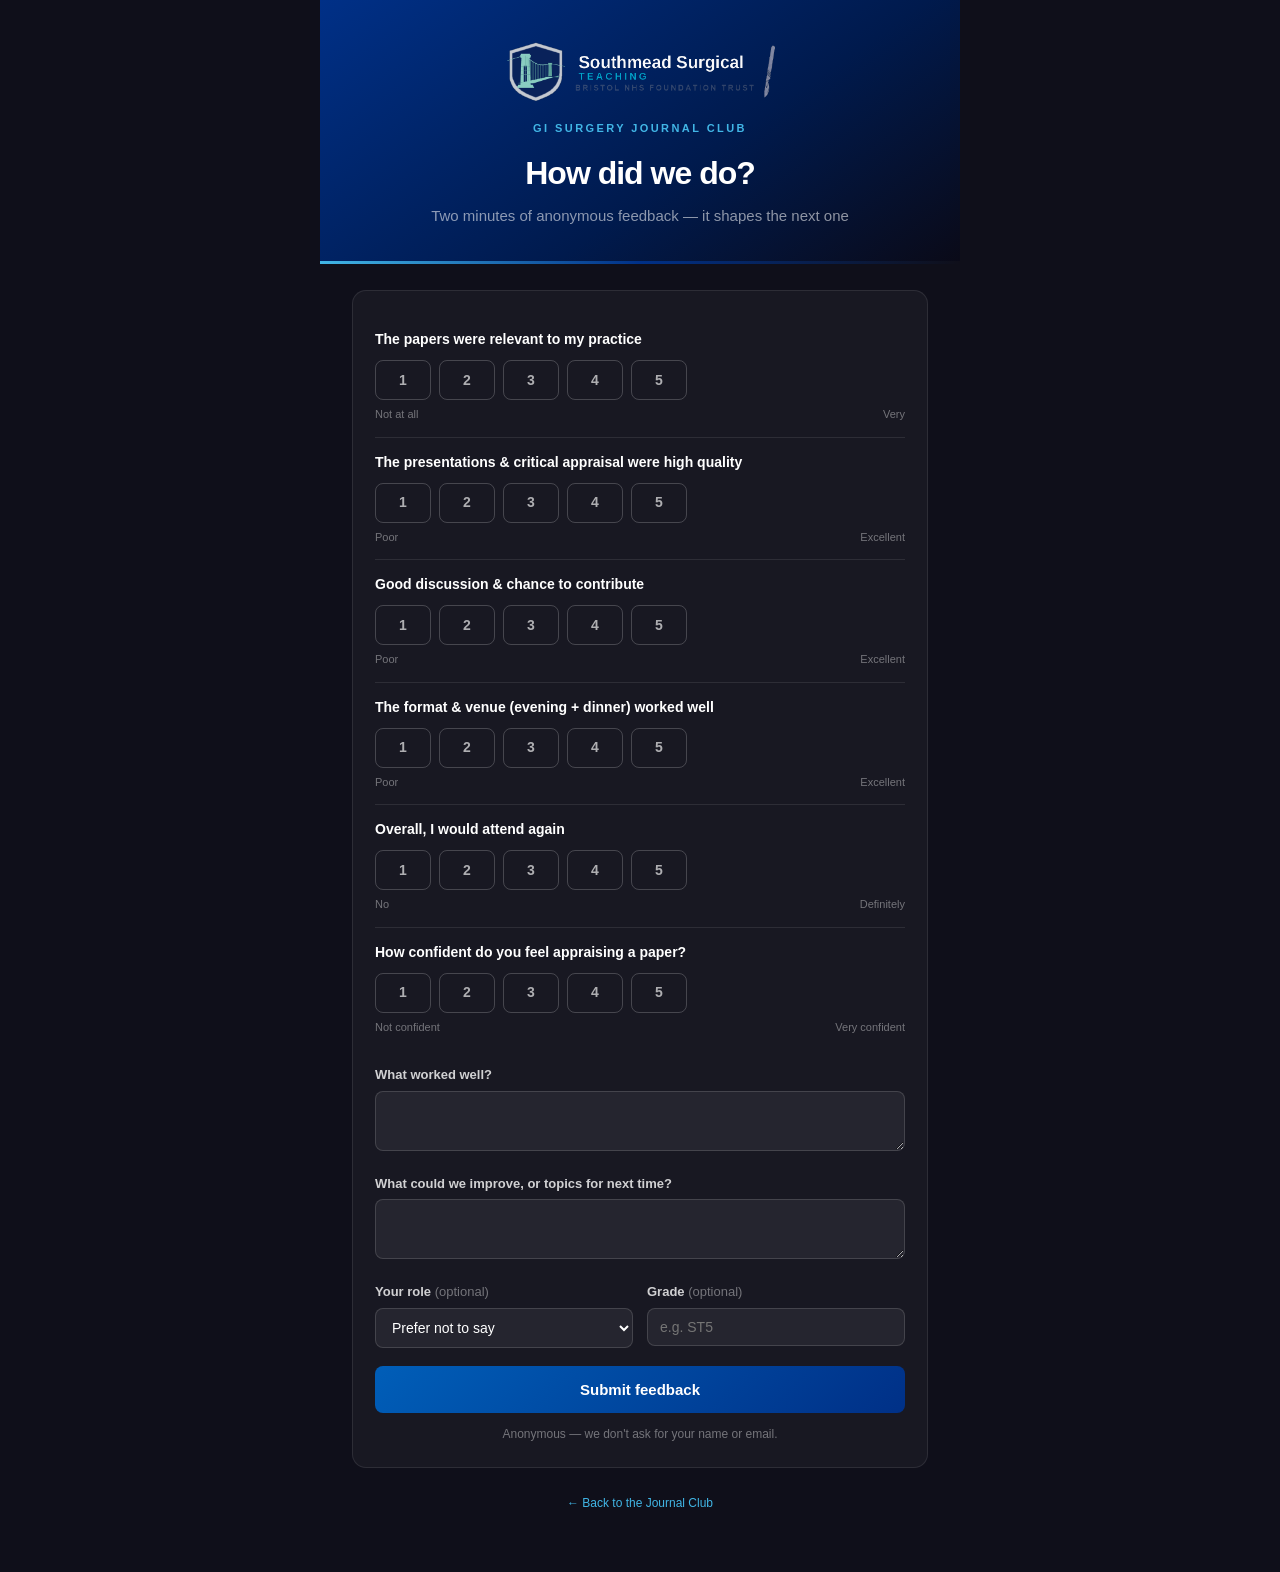
<file: journal_club_feedback.html>
<!DOCTYPE html>
<html lang="en">
<head>
<meta charset="UTF-8">
<meta name="viewport" content="width=device-width, initial-scale=1.0">
<title>Feedback · SMH GI Surgery Journal Club</title>
<style>
* { margin:0; padding:0; box-sizing:border-box; }
:root { --nhs-blue:#003087; --nhs-bright:#005eb8; --cyan:#41b6e6; --bg:#0f0f1a; --card:rgba(255,255,255,0.04); --border:rgba(255,255,255,0.09); }
body { background:var(--bg); color:#fff; font-family:Arial,'Helvetica Neue',Helvetica,sans-serif; line-height:1.5; }
.wrap { max-width:640px; margin:0 auto; padding:0 0 60px; }
.hero { background:linear-gradient(145deg,#003087 0%,#001a4d 60%,#0a0a18 100%); padding:40px 32px 34px; text-align:center; }
/* No brightness(0) invert(1) here: that flattened the whole image to a solid
   white silhouette, which suited the old monochrome mark but turns the current
   full-colour lockup (navy shield, teal bridge, cyan wordmark, scalpel) into a
   white blob. This logo is already built for dark backgrounds. */
.hero img { height:64px; width:auto; opacity:0.98; display:block; margin:0 auto 16px; }
.overline { font-size:11px; font-weight:700; letter-spacing:0.22em; text-transform:uppercase; color:var(--cyan); margin-bottom:12px; }
.hero-title { font-size:32px; font-weight:700; letter-spacing:-1px; }
.hero-sub { font-size:15px; color:rgba(255,255,255,0.55); margin-top:8px; }
.accent-bar { height:3px; background:linear-gradient(90deg,var(--cyan),var(--nhs-blue),transparent); }
.section { padding:26px 32px 0; }
.form-card { background:var(--card); border:1px solid var(--border); border-radius:14px; padding:24px 22px; }
.q { padding:14px 0; border-bottom:1px solid var(--border); }
.q:last-of-type { border-bottom:none; }
.q .qt { font-size:14px; font-weight:600; margin-bottom:10px; }
.stars { display:flex; gap:8px; }
.star { flex:1; max-width:56px; height:40px; border-radius:8px; border:1px solid rgba(255,255,255,0.2); display:flex; align-items:center; justify-content:center; cursor:pointer; font-size:14px; font-weight:700; color:rgba(255,255,255,0.65); }
.star.sel { background:var(--nhs-bright); border-color:var(--nhs-bright); color:#fff; }
.scale { display:flex; justify-content:space-between; font-size:11px; color:rgba(255,255,255,0.4); margin-top:6px; }
.field { margin-top:16px; }
.field label { display:block; font-size:13px; font-weight:700; color:rgba(255,255,255,0.8); margin-bottom:6px; }
.field textarea, .field input, .field select { width:100%; background:rgba(255,255,255,0.06); border:1px solid rgba(255,255,255,0.14); border-radius:8px; padding:10px 12px; color:#fff; font-size:14px; font-family:inherit; }
.field textarea { resize:vertical; min-height:60px; }
.field select option { background:#12122a; }
.row2 { display:flex; gap:14px; } .row2 .field { flex:1; }
.btn { width:100%; background:linear-gradient(135deg,var(--nhs-bright),var(--nhs-blue)); color:#fff; border:none; border-radius:8px; padding:15px; font-size:15px; font-weight:700; cursor:pointer; margin-top:18px; }
.btn:disabled { opacity:0.5; cursor:not-allowed; }
.msg { margin-top:14px; font-size:14px; border-radius:8px; padding:12px 14px; display:none; }
.msg.err { display:block; background:rgba(218,41,28,0.14); border:1px solid rgba(218,41,28,0.4); color:#fca5a5; }
.success { display:none; text-align:center; padding:16px 4px; }
.success .tick { width:56px; height:56px; border-radius:50%; margin:0 auto 16px; background:rgba(0,153,80,0.15); border:2px solid rgba(0,153,80,0.5); display:flex; align-items:center; justify-content:center; font-size:28px; color:#4ade80; }
.success h3 { font-size:20px; margin-bottom:8px; }
.success p { color:rgba(255,255,255,0.6); font-size:14px; }
.anon { font-size:12px; color:rgba(255,255,255,0.4); text-align:center; margin-top:12px; }
.foot { padding:26px 32px 0; text-align:center; font-size:12px; color:rgba(255,255,255,0.35); }
.foot a { color:var(--cyan); text-decoration:none; }
@media (max-width:560px){ .hero-title{font-size:26px;} .row2{flex-direction:column;gap:0;} .section,.hero,.foot{padding-left:20px;padding-right:20px;} }
</style>
</head>
<body>
<div class="wrap">
  <div class="hero">
    <img src="logo_transparent.png" alt="Southmead Surgical Teaching">
    <div class="overline">GI Surgery Journal Club</div>
    <div class="hero-title">How did we do?</div>
    <div class="hero-sub">Two minutes of anonymous feedback — it shapes the next one</div>
  </div>
  <div class="accent-bar"></div>

  <div class="section">
    <div class="form-card">
      <form id="fbForm">
        <div id="ratings"></div>

        <div class="field"><label for="liked">What worked well?</label><textarea id="liked"></textarea></div>
        <div class="field"><label for="improve">What could we improve, or topics for next time?</label><textarea id="improve"></textarea></div>

        <div class="row2">
          <div class="field"><label for="role">Your role <span style="font-weight:400;color:rgba(255,255,255,0.4);">(optional)</span></label>
            <select id="role"><option value="">Prefer not to say</option><option>Resident</option><option>Consultant</option><option>Other</option></select></div>
          <div class="field"><label for="grade">Grade <span style="font-weight:400;color:rgba(255,255,255,0.4);">(optional)</span></label><input type="text" id="grade" placeholder="e.g. ST5"></div>
        </div>

        <button type="submit" class="btn" id="submitBtn">Submit feedback</button>
        <div class="msg" id="msg"></div>
        <div class="anon">Anonymous — we don't ask for your name or email.</div>
      </form>

      <div class="success" id="success">
        <div class="tick">✓</div>
        <h3>Thank you</h3>
        <p>Your feedback helps us make the next journal club better.</p>
      </div>
    </div>
  </div>
  <div class="foot"><a href="journal_club.html">← Back to the Journal Club</a></div>
</div>

<script>
(function () {
  var SUPABASE_URL = 'https://rufihxjquwrluaenmbaa.supabase.co';
  var SUPABASE_KEY = 'eyJhbGciOiJIUzI1NiIsInR5cCI6IkpXVCJ9.eyJpc3MiOiJzdXBhYmFzZSIsInJlZiI6InJ1ZmloeGpxdXdybHVhZW5tYmFhIiwicm9sZSI6ImFub24iLCJpYXQiOjE3NzgyOTg4NDMsImV4cCI6MjA5Mzg3NDg0M30.6o8GrCPcQ__JjrGLUiqQwdgWcM1Qk_02TvLvTOwUjyg';

  var QS = [
    { key: 'relevance', t: 'The papers were relevant to my practice', lo: 'Not at all', hi: 'Very' },
    { key: 'presentation', t: 'The presentations & critical appraisal were high quality', lo: 'Poor', hi: 'Excellent' },
    { key: 'discussion', t: 'Good discussion & chance to contribute', lo: 'Poor', hi: 'Excellent' },
    { key: 'venue', t: 'The format & venue (evening + dinner) worked well', lo: 'Poor', hi: 'Excellent' },
    { key: 'ret', t: 'Overall, I would attend again', lo: 'No', hi: 'Definitely' },
    { key: 'confidence', t: 'How confident do you feel appraising a paper?', lo: 'Not confident', hi: 'Very confident' }
  ];
  var vals = {};
  var box = document.getElementById('ratings');
  QS.forEach(function (q) {
    var d = document.createElement('div'); d.className = 'q';
    var stars = '';
    for (var i = 1; i <= 5; i++) stars += '<div class="star" data-k="' + q.key + '" data-v="' + i + '">' + i + '</div>';
    d.innerHTML = '<div class="qt">' + q.t + '</div><div class="stars">' + stars + '</div>' +
      '<div class="scale"><span>' + q.lo + '</span><span>' + q.hi + '</span></div>';
    box.appendChild(d);
  });
  box.querySelectorAll('.star').forEach(function (s) {
    s.onclick = function () {
      var k = s.dataset.k, v = +s.dataset.v; vals[k] = v;
      box.querySelectorAll('.star[data-k="' + k + '"]').forEach(function (x) { x.classList.toggle('sel', +x.dataset.v <= v); });
    };
  });

  var form = document.getElementById('fbForm'), btn = document.getElementById('submitBtn'), msg = document.getElementById('msg');
  form.addEventListener('submit', function (ev) {
    ev.preventDefault();
    msg.className = 'msg'; msg.textContent = '';
    btn.disabled = true; var o = btn.textContent; btn.textContent = 'Submitting…';
    fetch(SUPABASE_URL + '/rest/v1/rpc/save_journal_club_feedback', {
      method: 'POST',
      headers: { 'apikey': SUPABASE_KEY, 'Authorization': 'Bearer ' + SUPABASE_KEY, 'Content-Type': 'application/json' },
      body: JSON.stringify({
        p_relevance: vals.relevance || null, p_presentation: vals.presentation || null,
        p_discussion: vals.discussion || null, p_venue: vals.venue || null, p_return: vals.ret || null,
        p_confidence: vals.confidence || null,
        p_liked: document.getElementById('liked').value.trim() || null,
        p_improve: document.getElementById('improve').value.trim() || null,
        p_role: document.getElementById('role').value || null,
        p_grade: document.getElementById('grade').value.trim() || null
      })
    })
    .then(function (r) { if (!r.ok) return r.text().then(function (t) { throw new Error(t || r.status); }); })
    .then(function () { form.style.display = 'none'; document.getElementById('success').style.display = 'block'; window.scrollTo({ top: 0, behavior: 'smooth' }); })
    .catch(function (e) { btn.disabled = false; btn.textContent = o; msg.className = 'msg err'; msg.textContent = "Sorry — couldn't submit just now. Please try again."; console.error(e); });
  });
})();
</script>
</body>
</html>
</file>
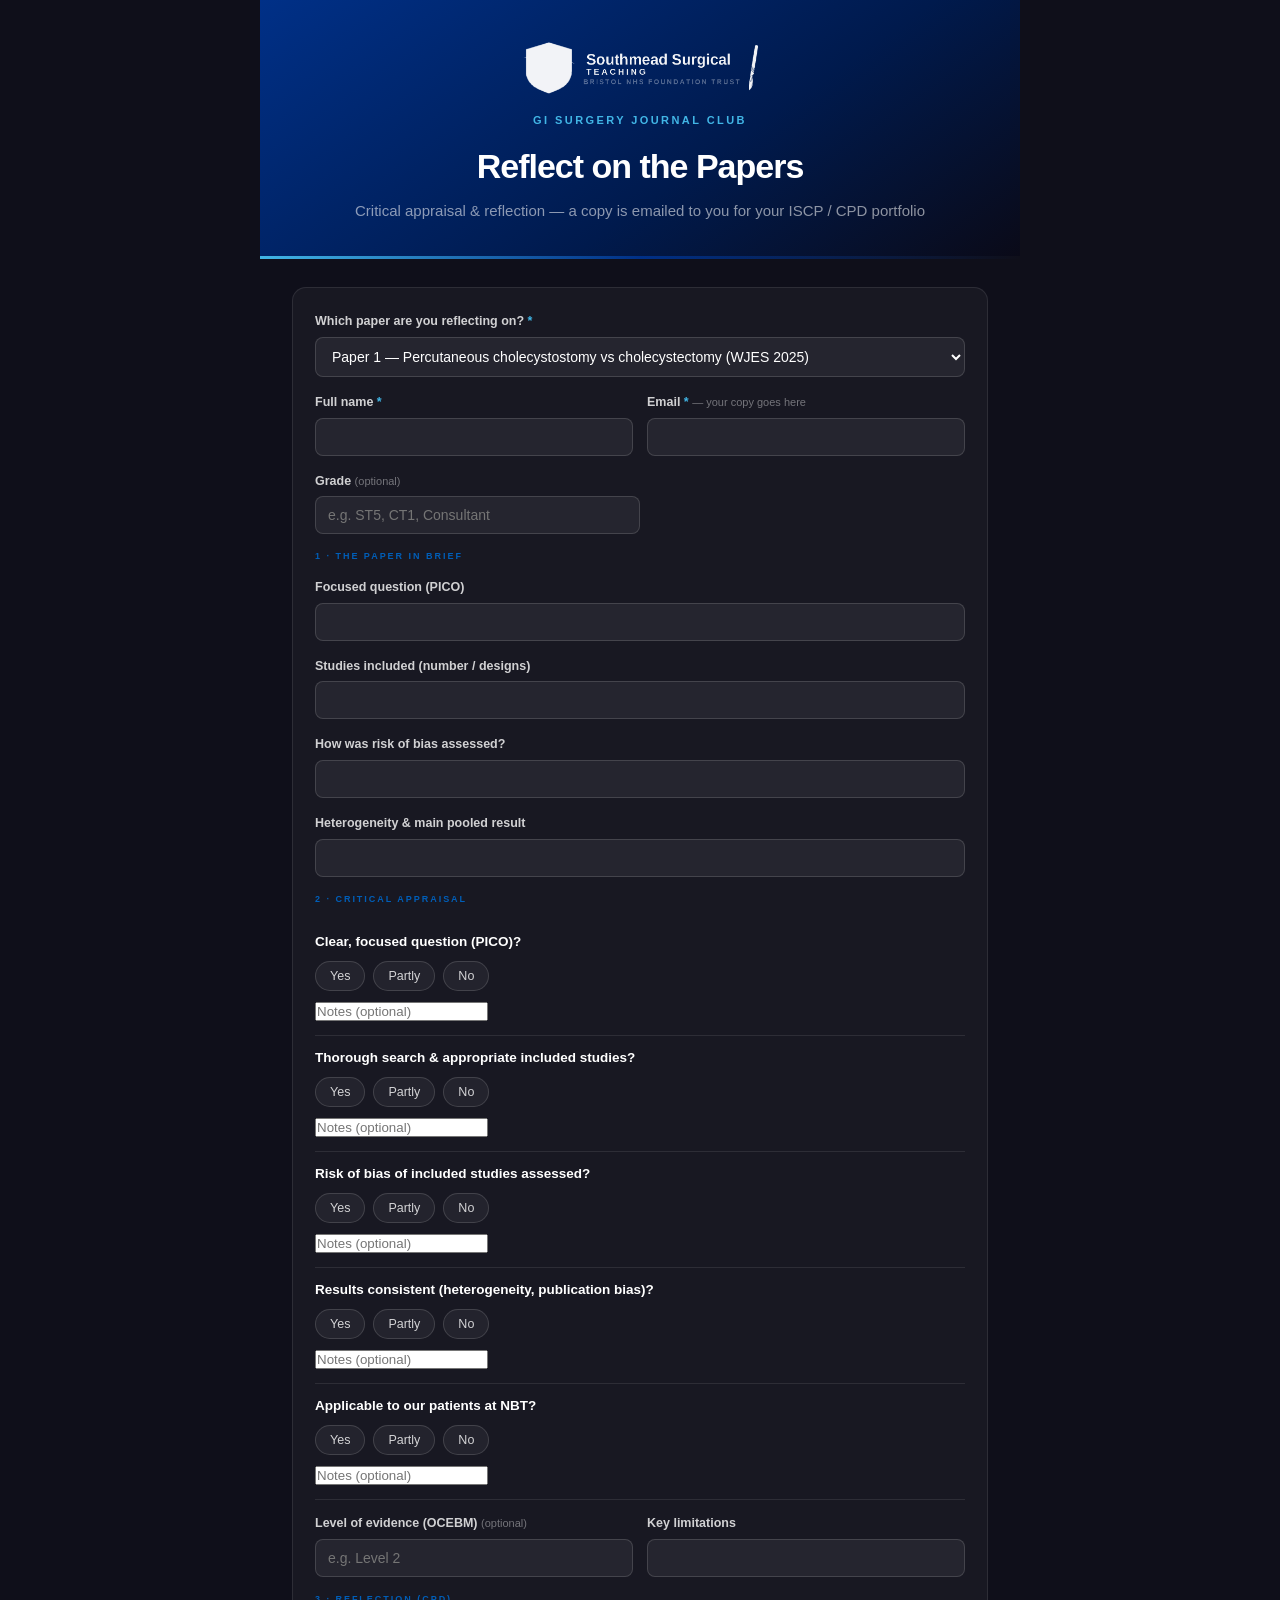
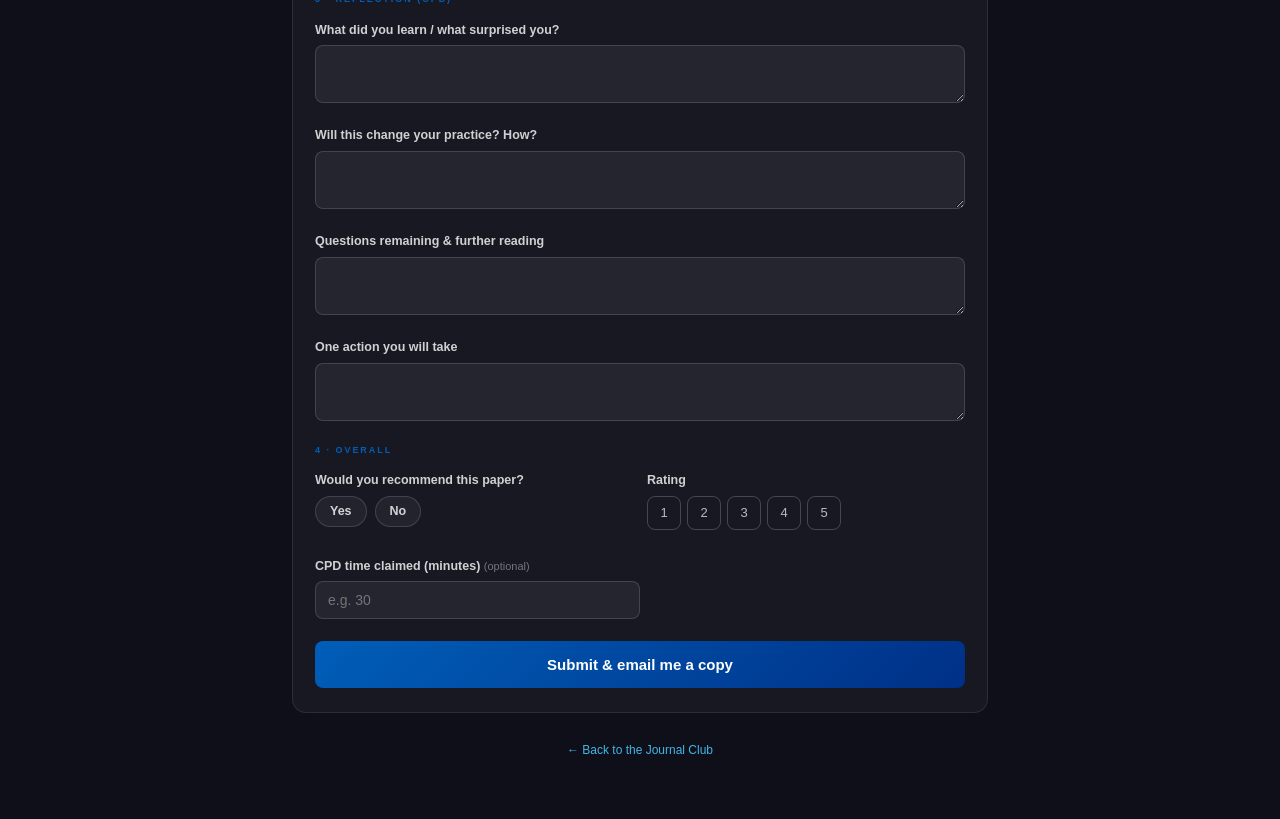
<file: journal_club_reflect.html>
<!DOCTYPE html>
<html lang="en">
<head>
<meta charset="UTF-8">
<meta name="viewport" content="width=device-width, initial-scale=1.0">
<title>Reflect on the Papers · SMH GI Surgery Journal Club</title>
<style>
* { margin:0; padding:0; box-sizing:border-box; }
:root { --nhs-blue:#003087; --nhs-bright:#005eb8; --cyan:#41b6e6; --bg:#0f0f1a; --card:rgba(255,255,255,0.04); --border:rgba(255,255,255,0.09); }
body { background:var(--bg); color:#fff; font-family:Arial,'Helvetica Neue',Helvetica,sans-serif; line-height:1.5; }
.wrap { max-width:760px; margin:0 auto; padding:0 0 60px; }
.hero { background:linear-gradient(145deg,#003087 0%,#001a4d 60%,#0a0a18 100%); padding:40px 32px 34px; text-align:center; }
.hero img { height:56px; width:auto; filter:brightness(0) invert(1); opacity:0.95; display:block; margin:0 auto 16px; }
.overline { font-size:11px; font-weight:700; letter-spacing:0.22em; text-transform:uppercase; color:var(--cyan); margin-bottom:12px; }
.hero-title { font-size:34px; font-weight:700; letter-spacing:-1px; }
.hero-sub { font-size:15px; color:rgba(255,255,255,0.55); margin-top:8px; }
.accent-bar { height:3px; background:linear-gradient(90deg,var(--cyan),var(--nhs-blue),transparent); }
.section { padding:28px 32px 0; }
.section-label { font-size:9px; font-weight:700; letter-spacing:0.22em; text-transform:uppercase; color:var(--nhs-bright); margin-bottom:14px; }
.form-card { background:var(--card); border:1px solid var(--border); border-radius:14px; padding:24px 22px; }
.field { margin-bottom:16px; }
.field label { display:block; font-size:12.5px; font-weight:700; color:rgba(255,255,255,0.8); margin-bottom:6px; }
.field .hint { font-weight:400; color:rgba(255,255,255,0.4); font-size:11px; }
.field input, .field select, .field textarea { width:100%; background:rgba(255,255,255,0.06); border:1px solid rgba(255,255,255,0.14); border-radius:8px; padding:10px 12px; color:#fff; font-size:14px; font-family:inherit; }
.field input:focus, .field select:focus, .field textarea:focus { outline:none; border-color:var(--cyan); background:rgba(255,255,255,0.09); }
.field select option { background:#12122a; color:#fff; }
.field textarea { resize:vertical; min-height:58px; }
.row2 { display:flex; gap:14px; } .row2 .field { flex:1; }
.appraise-item { border-bottom:1px solid var(--border); padding:12px 0; }
.appraise-item .q { font-size:13.5px; font-weight:600; margin-bottom:8px; }
.opts { display:flex; gap:8px; flex-wrap:wrap; margin-bottom:8px; }
.opt { font-size:12.5px; color:rgba(255,255,255,0.8); background:rgba(255,255,255,0.05); border:1px solid rgba(255,255,255,0.14); border-radius:20px; padding:5px 14px; cursor:pointer; user-select:none; }
.opt input { display:none; }
.opt.sel { background:rgba(65,182,230,0.18); border-color:var(--cyan); color:#fff; }
.rating { display:flex; gap:6px; }
.star { width:34px; height:34px; border-radius:8px; border:1px solid rgba(255,255,255,0.2); display:flex; align-items:center; justify-content:center; cursor:pointer; font-size:13px; color:rgba(255,255,255,0.7); }
.star.sel { background:var(--nhs-bright); border-color:var(--nhs-bright); color:#fff; font-weight:700; }
.btn-submit { width:100%; background:linear-gradient(135deg,var(--nhs-bright),var(--nhs-blue)); color:#fff; border:none; border-radius:8px; padding:15px; font-size:15px; font-weight:700; cursor:pointer; margin-top:6px; }
.btn-submit:disabled { opacity:0.5; cursor:not-allowed; }
.form-msg { margin-top:14px; font-size:14px; border-radius:8px; padding:12px 14px; display:none; }
.form-msg.err { display:block; background:rgba(218,41,28,0.14); border:1px solid rgba(218,41,28,0.4); color:#fca5a5; }
.success-panel { display:none; text-align:center; padding:16px 4px; }
.success-panel .tick { width:56px; height:56px; border-radius:50%; margin:0 auto 16px; background:rgba(0,153,80,0.15); border:2px solid rgba(0,153,80,0.5); display:flex; align-items:center; justify-content:center; font-size:28px; color:#4ade80; }
.success-panel h3 { font-size:20px; margin-bottom:8px; }
.success-panel p { color:rgba(255,255,255,0.6); font-size:14px; margin-bottom:6px; }
.foot { padding:28px 32px 0; text-align:center; font-size:12px; color:rgba(255,255,255,0.35); }
.foot a { color:var(--cyan); text-decoration:none; }
@media (max-width:560px){ .hero-title{font-size:27px;} .row2{flex-direction:column;gap:0;} .section,.hero,.foot{padding-left:20px;padding-right:20px;} }
</style>
</head>
<body>
<div class="wrap">
  <div class="hero">
    <img src="logo_transparent.png" alt="Southmead Surgical Teaching">
    <div class="overline">GI Surgery Journal Club</div>
    <div class="hero-title">Reflect on the Papers</div>
    <div class="hero-sub">Critical appraisal &amp; reflection — a copy is emailed to you for your ISCP / CPD portfolio</div>
  </div>
  <div class="accent-bar"></div>

  <div class="section">
    <div class="form-card">
      <form id="reflectForm" novalidate>

        <div class="field">
          <label for="paper">Which paper are you reflecting on? <span style="color:var(--cyan)">*</span></label>
          <select id="paper" name="paper"></select>
        </div>
        <div class="row2">
          <div class="field"><label for="fullName">Full name <span style="color:var(--cyan)">*</span></label><input type="text" id="fullName" autocomplete="name"></div>
          <div class="field"><label for="email">Email <span style="color:var(--cyan)">*</span> <span class="hint">— your copy goes here</span></label><input type="email" id="email" autocomplete="email"></div>
        </div>
        <div class="field" style="max-width:50%;"><label for="grade">Grade <span class="hint">(optional)</span></label><input type="text" id="grade" placeholder="e.g. ST5, CT1, Consultant"></div>

        <div class="section-label" style="margin-top:8px;">1 · The paper in brief</div>
        <div id="briefFields"></div>

        <div class="section-label">2 · Critical appraisal</div>
        <div id="appraiseFields"></div>
        <div class="row2" style="margin-top:14px;">
          <div class="field"><label for="ocebm">Level of evidence (OCEBM) <span class="hint">(optional)</span></label><input type="text" id="ocebm" placeholder="e.g. Level 2"></div>
          <div class="field"><label for="limits">Key limitations</label><input type="text" id="limits"></div>
        </div>

        <div class="section-label">3 · Reflection (CPD)</div>
        <div class="field"><label for="r1">What did you learn / what surprised you?</label><textarea id="r1"></textarea></div>
        <div class="field"><label for="r2">Will this change your practice? How?</label><textarea id="r2"></textarea></div>
        <div class="field"><label for="r3">Questions remaining &amp; further reading</label><textarea id="r3"></textarea></div>
        <div class="field"><label for="r4">One action you will take</label><textarea id="r4"></textarea></div>

        <div class="section-label">4 · Overall</div>
        <div class="row2">
          <div class="field">
            <label>Would you recommend this paper?</label>
            <div class="opts" id="recommend" data-name="recommend">
              <label class="opt"><input type="radio" name="recommend" value="Yes">Yes</label>
              <label class="opt"><input type="radio" name="recommend" value="No">No</label>
            </div>
          </div>
          <div class="field">
            <label>Rating</label>
            <div class="rating" id="rating"></div>
          </div>
        </div>
        <div class="field" style="max-width:50%;"><label for="cpd">CPD time claimed (minutes) <span class="hint">(optional)</span></label><input type="text" id="cpd" placeholder="e.g. 30"></div>

        <button type="submit" class="btn-submit" id="submitBtn">Submit &amp; email me a copy</button>
        <div class="form-msg" id="formMsg"></div>
      </form>

      <div class="success-panel" id="successPanel">
        <div class="tick">✓</div>
        <h3>Reflection submitted</h3>
        <p>Thanks — a copy of your responses has been emailed to you for your portfolio.</p>
        <p><a href="journal_club_reflect.html" style="color:var(--cyan);text-decoration:none;">Reflect on the other paper →</a></p>
      </div>
    </div>
  </div>

  <div class="foot">
    <p><a href="journal_club.html">← Back to the Journal Club</a></p>
  </div>
</div>

<script>
(function () {
  var SUPABASE_URL = 'https://rufihxjquwrluaenmbaa.supabase.co';
  var SUPABASE_KEY = 'eyJhbGciOiJIUzI1NiIsInR5cCI6IkpXVCJ9.eyJpc3MiOiJzdXBhYmFzZSIsInJlZiI6InJ1ZmloeGpxdXdybHVhZW5tYmFhIiwicm9sZSI6ImFub24iLCJpYXQiOjE3NzgyOTg4NDMsImV4cCI6MjA5Mzg3NDg0M30.6o8GrCPcQ__JjrGLUiqQwdgWcM1Qk_02TvLvTOwUjyg';

  var PAPERS = {
    p1: {
      label: 'Paper 1 — Percutaneous cholecystostomy vs cholecystectomy (WJES 2025)',
      study_type: 'Systematic review / meta-analysis',
      brief: ['Focused question (PICO)', 'Studies included (number / designs)', 'How was risk of bias assessed?', 'Heterogeneity & main pooled result'],
      appraise: ['Clear, focused question (PICO)?', 'Thorough search & appropriate included studies?', 'Risk of bias of included studies assessed?', 'Results consistent (heterogeneity, publication bias)?', 'Applicable to our patients at NBT?']
    },
    p2: {
      label: 'Paper 2 — LASSO adhesiolysis RCT (JAMA Surgery 2025)',
      study_type: 'Randomised controlled trial',
      brief: ['Focused question (PICO)', 'Randomisation & allocation concealment', 'Blinding (patients / assessors)', 'Primary outcome, effect size & result'],
      appraise: ['Clear, focused question (PICO)?', 'Randomisation & allocation concealment adequate?', 'Groups comparable at baseline & treated equally?', 'Intention-to-treat analysis; follow-up complete?', 'Results valid & precise; applicable at NBT?']
    }
  };

  var paperSel = document.getElementById('paper');
  Object.keys(PAPERS).forEach(function (k) {
    var o = document.createElement('option'); o.value = k; o.textContent = PAPERS[k].label; paperSel.appendChild(o);
  });

  function renderPaper() {
    var p = PAPERS[paperSel.value];
    var bf = document.getElementById('briefFields'); bf.innerHTML = '';
    p.brief.forEach(function (q, i) {
      var d = document.createElement('div'); d.className = 'field';
      d.innerHTML = '<label>' + q + '</label><input type="text" data-brief="' + i + '">';
      bf.appendChild(d);
    });
    var af = document.getElementById('appraiseFields'); af.innerHTML = '';
    p.appraise.forEach(function (q, i) {
      var d = document.createElement('div'); d.className = 'appraise-item';
      d.innerHTML = '<div class="q">' + q + '</div><div class="opts" data-appr="' + i + '">' +
        ['Yes', 'Partly', 'No'].map(function (v) { return '<label class="opt"><input type="radio" name="appr' + i + '" value="' + v + '">' + v + '</label>'; }).join('') +
        '</div><input type="text" placeholder="Notes (optional)" data-apprnote="' + i + '">';
      af.appendChild(d);
    });
    wireOpts();
  }

  function wireOpts() {
    document.querySelectorAll('.opt').forEach(function (o) {
      o.onclick = function () {
        var name = o.querySelector('input').name;
        document.querySelectorAll('input[name="' + name + '"]').forEach(function (r) { r.closest('.opt').classList.remove('sel'); });
        o.classList.add('sel');
      };
    });
  }

  // rating stars
  var ratingVal = 0;
  var rc = document.getElementById('rating');
  for (var i = 1; i <= 5; i++) {
    (function (n) {
      var s = document.createElement('div'); s.className = 'star'; s.textContent = n;
      s.onclick = function () { ratingVal = n; document.querySelectorAll('#rating .star').forEach(function (x, idx) { x.classList.toggle('sel', idx < n); }); };
      rc.appendChild(s);
    })(i);
  }

  renderPaper();
  paperSel.onchange = function () { ratingVal = 0; document.querySelectorAll('#rating .star').forEach(function (x) { x.classList.remove('sel'); }); renderPaper(); };

  var form = document.getElementById('reflectForm');
  var btn = document.getElementById('submitBtn');
  var msg = document.getElementById('formMsg');

  function err(t) { msg.className = 'form-msg err'; msg.textContent = t; }
  function val(id) { var e = document.getElementById(id); return e ? e.value.trim() : ''; }
  function radioVal(name) { var r = document.querySelector('input[name="' + name + '"]:checked'); return r ? r.value : ''; }

  form.addEventListener('submit', function (ev) {
    ev.preventDefault();
    msg.className = 'form-msg'; msg.textContent = '';
    var p = PAPERS[paperSel.value];
    var name = val('fullName'), email = val('email');
    if (!name) { err('Please enter your name.'); return; }
    if (!/^[^@\s]+@[^@\s]+\.[^@\s]+$/.test(email)) { err('Please enter a valid email.'); return; }

    var answers = [];
    p.brief.forEach(function (q, i) { answers.push({ section: 'The paper in brief', q: q, a: (document.querySelector('[data-brief="' + i + '"]') || {}).value || '' }); });
    p.appraise.forEach(function (q, i) {
      var v = radioVal('appr' + i);
      var note = (document.querySelector('[data-apprnote="' + i + '"]') || {}).value || '';
      answers.push({ section: 'Critical appraisal', q: q, a: (v || '—') + (note ? ' — ' + note : '') });
    });
    answers.push({ section: 'Critical appraisal', q: 'Level of evidence (OCEBM)', a: val('ocebm') });
    answers.push({ section: 'Critical appraisal', q: 'Key limitations', a: val('limits') });
    answers.push({ section: 'Reflection', q: 'What did you learn / what surprised you?', a: val('r1') });
    answers.push({ section: 'Reflection', q: 'Will this change your practice? How?', a: val('r2') });
    answers.push({ section: 'Reflection', q: 'Questions remaining & further reading', a: val('r3') });
    answers.push({ section: 'Reflection', q: 'One action you will take', a: val('r4') });
    answers.push({ section: 'Overall', q: 'Would you recommend this paper?', a: radioVal('recommend') });
    answers.push({ section: 'Overall', q: 'Rating', a: ratingVal ? (ratingVal + ' / 5') : '' });
    answers.push({ section: 'Overall', q: 'CPD time claimed', a: val('cpd') ? (val('cpd') + ' min') : '' });

    btn.disabled = true; var orig = btn.textContent; btn.textContent = 'Submitting…';
    fetch(SUPABASE_URL + '/functions/v1/journal-club-reflection', {
      method: 'POST',
      headers: { 'apikey': SUPABASE_KEY, 'Authorization': 'Bearer ' + SUPABASE_KEY, 'Content-Type': 'application/json' },
      body: JSON.stringify({ full_name: name, email: email, grade: val('grade') || null, paper: p.label, study_type: p.study_type, answers: answers })
    })
    .then(function (res) { if (!res.ok) { return res.text().then(function (t) { throw new Error(t || res.status); }); } return res.json().catch(function () { return {}; }); })
    .then(function () { form.style.display = 'none'; document.getElementById('successPanel').style.display = 'block'; window.scrollTo({ top: 0, behavior: 'smooth' }); })
    .catch(function (e) { btn.disabled = false; btn.textContent = orig; err("Sorry — couldn't submit just now. Please try again, or email suketu.batra@nbt.nhs.uk."); console.error(e); });
  });
})();
</script>
</body>
</html>
</file>
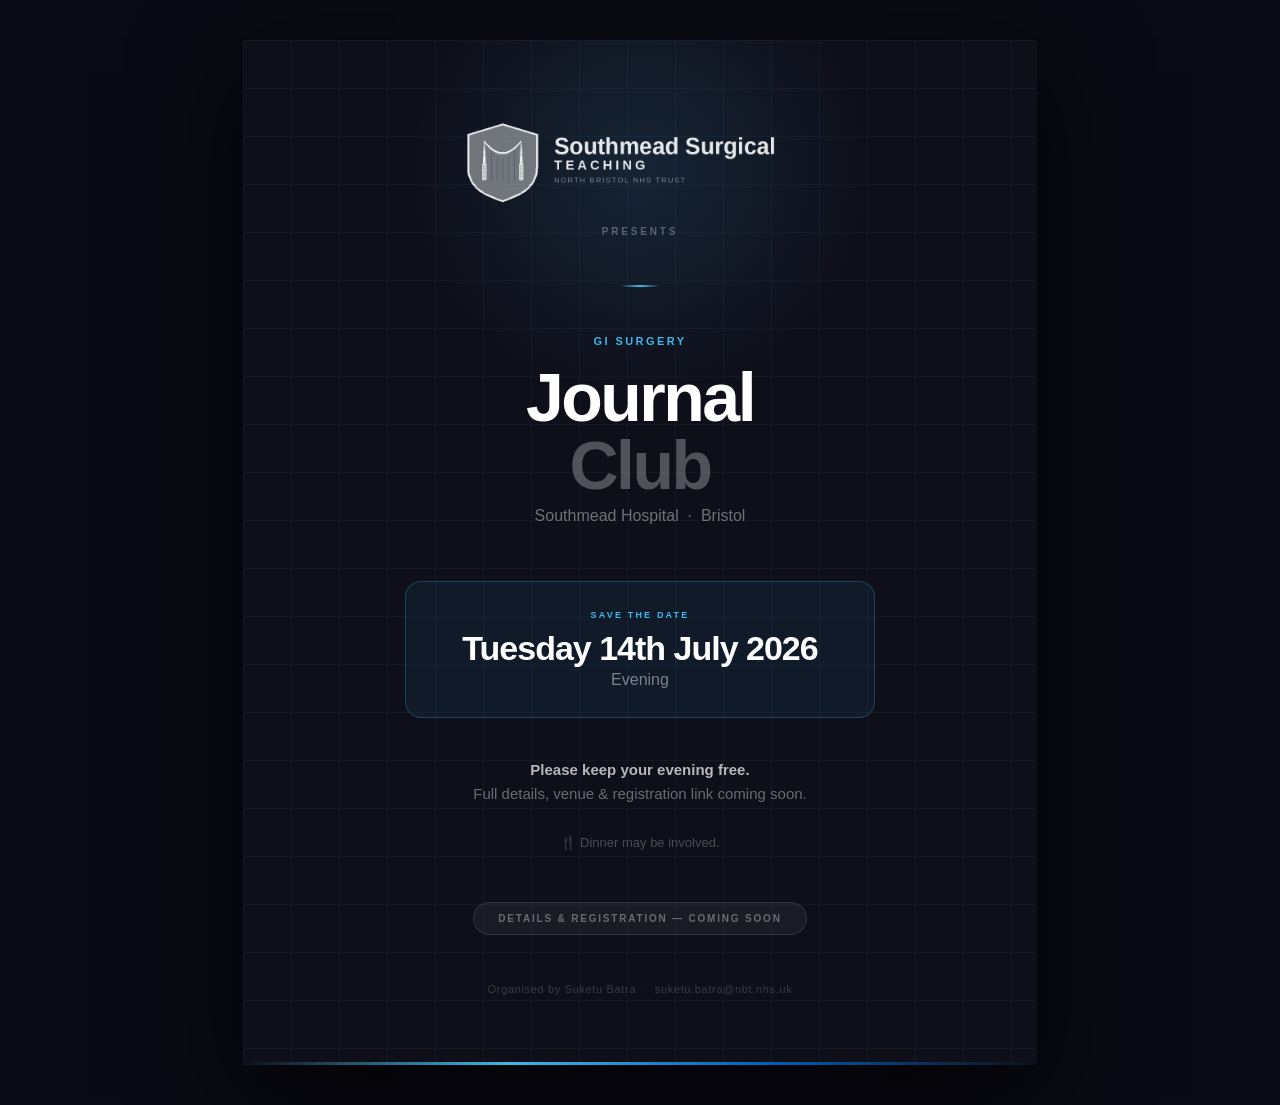
<file: journal_club_save_the_date.html>
<!DOCTYPE html>
<html lang="en">
<head>
<meta charset="UTF-8">
<meta name="viewport" content="width=device-width, initial-scale=1.0">
<title>SMH GI Surgery Journal Club – Save the Date</title>
<style>
* { margin: 0; padding: 0; box-sizing: border-box; }

body {
  background: #0a0a14;
  display: flex;
  justify-content: center;
  align-items: center;
  min-height: 100vh;
  font-family: Arial, "Helvetica Neue", sans-serif;
  padding: 40px 20px;
}

.poster {
  width: 794px;
  min-height: 900px;
  background: #0f0f1a;
  position: relative;
  overflow: hidden;
  box-shadow: 0 32px 100px rgba(0,0,0,0.8);
  display: flex;
  flex-direction: column;
  justify-content: center;
  align-items: center;
  text-align: center;
  padding: 80px 80px 70px;
}

/* Grid overlay */
.poster::before {
  content: "";
  position: absolute;
  inset: 0;
  background-image:
    linear-gradient(rgba(65,182,230,0.05) 1px, transparent 1px),
    linear-gradient(90deg, rgba(65,182,230,0.05) 1px, transparent 1px);
  background-size: 48px 48px;
}

/* Glow top */
.poster::after {
  content: "";
  position: absolute;
  top: -120px;
  left: 50%;
  transform: translateX(-50%);
  width: 500px;
  height: 500px;
  background: radial-gradient(circle, rgba(65,182,230,0.13) 0%, transparent 65%);
  border-radius: 50%;
  pointer-events: none;
}

.inner { position: relative; z-index: 1; }

.logo-block {
  margin-bottom: 16px;
}

.logo-block img {
  height: 86px;
  width: auto;
  filter: brightness(0) invert(1);
  opacity: 0.9;
}

.presents {
  font-size: 10px;
  font-weight: 700;
  letter-spacing: 0.28em;
  text-transform: uppercase;
  color: rgba(255,255,255,0.3);
  margin-bottom: 48px;
}

.divider {
  width: 40px;
  height: 2px;
  background: linear-gradient(90deg, transparent, #41b6e6, transparent);
  margin: 0 auto 48px;
}

.overline {
  font-size: 11px;
  font-weight: 700;
  letter-spacing: 0.22em;
  text-transform: uppercase;
  color: #41b6e6;
  margin-bottom: 16px;
}

.title {
  font-size: 68px;
  font-weight: 700;
  line-height: 1.0;
  color: #ffffff;
  letter-spacing: -2.5px;
  margin-bottom: 8px;
}

.title .dim { color: rgba(255,255,255,0.28); }

.subtitle {
  font-size: 16px;
  color: rgba(255,255,255,0.4);
  font-weight: 400;
  margin-bottom: 56px;
}

/* Date block */
.date-block {
  display: inline-flex;
  flex-direction: column;
  align-items: center;
  background: rgba(65,182,230,0.07);
  border: 1px solid rgba(65,182,230,0.25);
  border-radius: 16px;
  padding: 28px 56px;
  margin-bottom: 40px;
}

.date-label {
  font-size: 9px;
  font-weight: 700;
  letter-spacing: 0.24em;
  text-transform: uppercase;
  color: #41b6e6;
  margin-bottom: 10px;
}

.date-value {
  font-size: 34px;
  font-weight: 700;
  color: #ffffff;
  letter-spacing: -1px;
  line-height: 1.1;
  margin-bottom: 4px;
}

.date-time {
  font-size: 16px;
  color: rgba(255,255,255,0.45);
  font-weight: 400;
}

/* CTA */
.cta-text {
  font-size: 15px;
  color: rgba(255,255,255,0.38);
  line-height: 1.6;
  max-width: 480px;
  margin: 0 auto 48px;
}

.cta-text strong {
  color: rgba(255,255,255,0.7);
}

/* Coming soon pill */
.coming-soon {
  display: inline-block;
  background: rgba(255,255,255,0.05);
  border: 1px solid rgba(255,255,255,0.1);
  color: rgba(255,255,255,0.35);
  font-size: 10px;
  font-weight: 700;
  letter-spacing: 0.18em;
  text-transform: uppercase;
  padding: 10px 24px;
  border-radius: 100px;
  margin-bottom: 48px;
}

.bottom-line {
  font-size: 11px;
  color: rgba(255,255,255,0.18);
  letter-spacing: 0.06em;
}

/* Bottom accent bar */
.accent-bar {
  position: absolute;
  bottom: 0; left: 0; right: 0;
  height: 3px;
  background: linear-gradient(90deg, transparent, #41b6e6, #005eb8, transparent);
}
</style>
</head>
<body>
<div class="poster">
  <div class="inner">

    <div class="logo-block">
      <img src="[data-uri]" alt="SMH Surgical Teaching">
    </div>
    <div class="presents">presents</div>

    <div class="divider"></div>

    <div class="overline">GI Surgery</div>
    <div class="title">Journal<br><span class="dim">Club</span></div>
    <div class="subtitle">Southmead Hospital &nbsp;·&nbsp; Bristol</div>

    <div class="date-block">
      <div class="date-label">Save the Date</div>
      <div class="date-value">Tuesday 14th July 2026</div>
      <div class="date-time">Evening</div>
    </div>

    <div class="cta-text">
      <strong>Please keep your evening free.</strong><br>
      Full details, venue &amp; registration link coming soon.<br><br>
      <span style="color:rgba(255,255,255,0.25); font-size:13px;">&#x1F374; Dinner may be involved.</span>
    </div>

    <div class="coming-soon">Details &amp; Registration — Coming Soon</div>

    <div class="bottom-line">Organised by Suketu Batra &nbsp;·&nbsp; suketu.batra@nbt.nhs.uk</div>

  </div>
  <div class="accent-bar"></div>
</div>
</body>
</html>
</file>
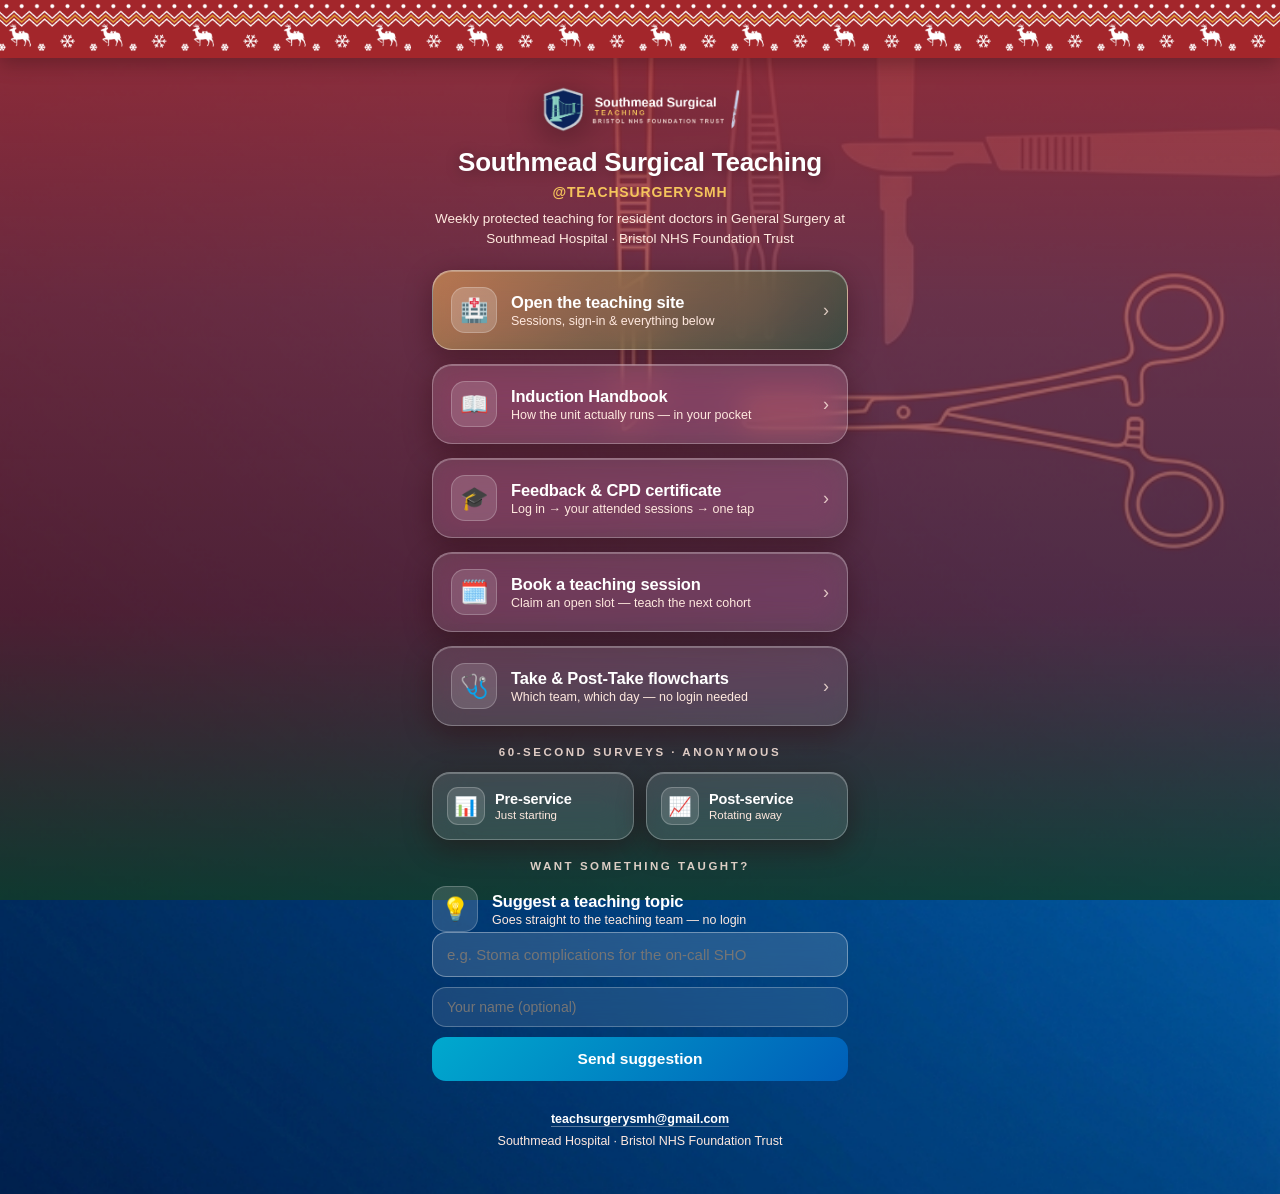
<file: links.html>
<!DOCTYPE html>
<html lang="en">
<head>
<meta charset="UTF-8">
<meta name="viewport" content="width=device-width, initial-scale=1.0, viewport-fit=cover">
<meta name="theme-color" content="#003087">
<title>Southmead Surgical Teaching — Links</title>
<link rel="icon" type="image/png" href="logo_transparent.png">
<!--
  Link-in-bio page (self-hosted Linktree alternative) for @teachsurgerysmh.
  Background art: design-drafts/nanobanana-output (Bristol skyline + instruments),
  served as links_bg.png. Glassmorphism cards over the artwork's gradient middle.
  Public contact is ALWAYS teachsurgerysmh@gmail.com — never a personal address.
-->
<script>
/* Christmas theme: 24 Nov to 5 Jan (same gate as index.html). ?xmas=1 / ?xmas=0 previews it. */
(function(){try{var q=new URLSearchParams(location.search).get('xmas');if(q==='1'||q==='0')sessionStorage.setItem('sst_xmas',q);
var f=sessionStorage.getItem('sst_xmas'),d=new Date(),m=d.getMonth(),on=f==='1'||(f!=='0'&&((m===10&&d.getDate()>=24)||m===11||(m===0&&d.getDate()<=5)));
window.SST_XMAS=on;if(on){document.documentElement.classList.add('xmas');var t=document.querySelector('meta[name="theme-color"]');if(t)t.setAttribute('content','#a3262b');}}catch(e){}})();
</script>
<style>
  :root{
    --navy:#003087; --aqua:#00a9ce; --ice:#cadcfc;
    --glass:rgba(255,255,255,.12); --glass-hi:rgba(255,255,255,.2);
    --stroke:rgba(255,255,255,.28); --ink:#ffffff;
  }
  *{box-sizing:border-box;margin:0;padding:0}
  html{-webkit-text-size-adjust:100%}
  body{
    min-height:100vh; min-height:100dvh;
    font-family:-apple-system,BlinkMacSystemFont,"Segoe UI",Roboto,Arial,sans-serif;
    color:var(--ink);
    background:#012156 url('links_bg.png') no-repeat center top / cover;
    background-attachment:fixed;
    display:flex; justify-content:center;
  }
  /* soft vignette so glass + text always read, whatever the crop */
  body::before{
    content:""; position:fixed; inset:0; pointer-events:none;
    background:linear-gradient(180deg,rgba(1,20,60,.35) 0%,rgba(1,20,60,.05) 30%,rgba(1,20,60,.12) 70%,rgba(1,20,60,.5) 100%);
  }
  .wrap{
    position:relative; width:100%; max-width:460px;
    padding:max(28px,env(safe-area-inset-top)) 22px 42px;
    display:flex; flex-direction:column; gap:14px;
  }
  header{text-align:center; margin-bottom:8px}
  header img.logo{width:200px; max-width:70%; height:auto; filter:drop-shadow(0 6px 18px rgba(0,0,0,.45))}
  h1{font-size:26px; font-weight:800; letter-spacing:-.01em; margin-top:10px; text-shadow:0 2px 14px rgba(0,0,0,.35)}
  .handle{display:inline-block; margin-top:6px; font-weight:700; font-size:14px; color:var(--aqua);
    letter-spacing:.06em; text-decoration:none}
  .tag{margin-top:8px; font-size:13.5px; color:var(--ice); line-height:1.45}
  a.btn{
    display:flex; align-items:center; gap:14px;
    padding:16px 18px; border-radius:20px; text-decoration:none; color:var(--ink);
    background:var(--glass); border:1px solid var(--stroke);
    -webkit-backdrop-filter:blur(16px) saturate(1.5); backdrop-filter:blur(16px) saturate(1.5);
    box-shadow:0 8px 28px rgba(0,10,40,.35), inset 0 1px 0 rgba(255,255,255,.25);
    transition:transform .16s ease, background .16s ease, box-shadow .16s ease;
  }
  a.btn:hover, a.btn:focus-visible{ transform:translateY(-2px); background:var(--glass-hi);
    box-shadow:0 12px 34px rgba(0,10,40,.45), inset 0 1px 0 rgba(255,255,255,.3) }
  a.btn:active{ transform:translateY(0) scale(.985) }
  .ico{
    flex:0 0 46px; width:46px; height:46px; border-radius:14px;
    display:grid; place-items:center; font-size:23px;
    background:rgba(255,255,255,.14); border:1px solid rgba(255,255,255,.22);
  }
  .btn b{display:block; font-size:16.5px; font-weight:800; letter-spacing:-.01em}
  .btn small{display:block; margin-top:2px; font-size:12.5px; color:var(--ice); font-weight:500}
  .btn .chev{margin-left:auto; font-size:18px; color:var(--ice); opacity:.8}
  a.btn.primary{
    background:linear-gradient(135deg, rgba(0,169,206,.5), rgba(0,94,184,.42));
    border-color:rgba(255,255,255,.4);
  }
  a.btn.primary .ico{ background:rgba(255,255,255,.2) }
  .row{display:flex; gap:12px}
  .row a.btn{flex:1; padding:14px 14px; border-radius:18px; gap:10px}
  .row .ico{flex-basis:38px; width:38px; height:38px; border-radius:11px; font-size:19px}
  .row b{font-size:14.5px}
  .row small{font-size:11.5px}
  .section{margin-top:6px; text-align:center; font-size:11.5px; font-weight:800; letter-spacing:.22em;
    color:var(--ice); text-transform:uppercase; opacity:.85}
  footer{margin-top:14px; text-align:center; font-size:12.5px; color:var(--ice); line-height:1.7}
  footer a{color:#fff; font-weight:700; text-decoration:none; border-bottom:1px solid rgba(255,255,255,.35)}
  @media (prefers-reduced-motion: reduce){ a.btn{transition:none} }

  /* ── Christmas theme (html.xmas): the skyline art under a warm red wash, Fair Isle band, snow ── */
  html.xmas{ --aqua:#f5c45c; --ice:#ffe9df; }
  html.xmas body{ background-color:#6d151a; }
  html.xmas body::before{
    background:linear-gradient(180deg,rgba(163,38,43,.9) 0%,rgba(143,31,36,.72) 34%,rgba(109,21,26,.7) 68%,rgba(18,60,38,.82) 100%);
  }
  html.xmas .wrap{ padding-top:calc(max(28px,env(safe-area-inset-top)) + 58px); }
  html.xmas .wrap::before{
    content:""; position:fixed; left:0; right:0; top:0; height:58px; z-index:2; pointer-events:none;
    background:#a3262b url(xmas_band.png) repeat-x center top / 458px 58px;
    box-shadow:0 6px 18px rgba(0,0,0,.25);
  }
  html.xmas header img.logo{ content:url(logo_xmas.png); }
  html.xmas a.btn{ box-shadow:0 8px 28px rgba(40,5,8,.4), inset 0 1px 0 rgba(255,255,255,.25); }
  html.xmas a.btn.primary{ background:linear-gradient(135deg, rgba(245,196,92,.5), rgba(29,90,58,.6)); }
  .xmas-snow{ position:fixed; inset:0; pointer-events:none; overflow:hidden; z-index:1; }
  .xmas-snow i{ position:absolute; top:-6vh; left:var(--x); font-style:normal; color:#fff; line-height:1; font-size:var(--s); opacity:var(--o);
    animation:xmasFall var(--d) linear var(--delay) infinite; }
  .xmas-snow i b{ display:block; font-weight:400; animation:xmasSway var(--w) ease-in-out infinite alternate; }
  @keyframes xmasFall{ to{ transform:translateY(112vh); } }
  @keyframes xmasSway{ from{ transform:translateX(-14px) rotate(-25deg); } to{ transform:translateX(14px) rotate(25deg); } }
  @media (prefers-reduced-motion: reduce){ .xmas-snow{ display:none; } }
</style>
</head>
<body>
<script>
if (window.SST_XMAS) (function(){ var h='',r=Math.random; for (var i=0;i<18;i++){ var big=r()<0.3;
  h+='<i style="--x:'+(r()*100).toFixed(1)+'vw;--s:'+(big?13+r()*8:6+r()*6).toFixed(0)+'px;--o:'+(0.45+r()*0.5).toFixed(2)+';--d:'+(11+r()*14).toFixed(1)+'s;--delay:-'+(r()*25).toFixed(1)+'s;--w:'+(2.5+r()*3).toFixed(1)+'s"><b>'+(big?'\u2744':'\u2022')+'</b></i>'; }
  var d=document.createElement('div'); d.className='xmas-snow'; d.setAttribute('aria-hidden','true'); d.innerHTML=h; document.body.appendChild(d); })();
</script>
  <main class="wrap">
    <header>
      <img class="logo" src="logo_transparent.png" alt="Southmead Surgical Teaching">
      <h1>Southmead Surgical Teaching</h1>
      <a class="handle" href="https://instagram.com/teachsurgerysmh">@TEACHSURGERYSMH</a>
      <p class="tag">Weekly protected teaching for resident doctors in General Surgery at Southmead Hospital · Bristol NHS Foundation Trust</p>
    </header>

    <a class="btn primary" href="./?src=links" data-qi="site">
      <span class="ico">🏥</span>
      <span><b>Open the teaching site</b><small>Sessions, sign-in &amp; everything below</small></span>
      <span class="chev">›</span>
    </a>

    <a class="btn" href="induction.html" data-qi="handbook">
      <span class="ico">📖</span>
      <span><b>Induction Handbook</b><small>How the unit actually runs — in your pocket</small></span>
      <span class="chev">›</span>
    </a>

    <a class="btn" href="./?view=dashboard&amp;src=links" data-qi="dashboard">
      <span class="ico">🎓</span>
      <span><b>Feedback &amp; CPD certificate</b><small>Log in → your attended sessions → one tap</small></span>
      <span class="chev">›</span>
    </a>

    <a class="btn" href="./?request=1&amp;src=links" data-qi="book_session">
      <span class="ico">🗓️</span>
      <span><b>Book a teaching session</b><small>Claim an open slot — teach the next cohort</small></span>
      <span class="chev">›</span>
    </a>

    <a class="btn" href="takeflow.html" data-qi="takeflow">
      <span class="ico">🩺</span>
      <span><b>Take &amp; Post-Take flowcharts</b><small>Which team, which day — no login needed</small></span>
      <span class="chev">›</span>
    </a>

    <div class="section">60-second surveys · anonymous</div>
    <div class="row">
      <a class="btn" href="./?view=survey&amp;type=trainee&amp;src=links" data-qi="survey_pre">
        <span class="ico">📊</span>
        <span><b>Pre-service</b><small>Just starting</small></span>
      </a>
      <a class="btn" href="./?view=survey&amp;type=trainee_post&amp;src=links" data-qi="survey_post">
        <span class="ico">📈</span>
        <span><b>Post-service</b><small>Rotating away</small></span>
      </a>
    </div>

    <div class="section">Want something taught?</div>
    <div class="btn" id="ideaCard" style="cursor:default;flex-direction:column;align-items:stretch;gap:10px;">
      <div style="display:flex;align-items:center;gap:14px;">
        <span class="ico">💡</span>
        <span><b>Suggest a teaching topic</b><small>Goes straight to the teaching team — no login</small></span>
      </div>
      <form id="ideaForm" style="display:flex;flex-direction:column;gap:10px;">
        <input id="ideaTopic" type="text" maxlength="200" placeholder="e.g. Stoma complications for the on-call SHO" required
          style="width:100%;padding:13px 14px;border-radius:14px;border:1px solid rgba(255,255,255,.35);background:rgba(255,255,255,.14);color:#fff;font-size:15px;outline:none;-webkit-backdrop-filter:blur(10px);backdrop-filter:blur(10px);">
        <input id="ideaBy" type="text" maxlength="60" placeholder="Your name (optional)"
          style="width:100%;padding:11px 14px;border-radius:14px;border:1px solid rgba(255,255,255,.25);background:rgba(255,255,255,.10);color:#fff;font-size:14px;outline:none;-webkit-backdrop-filter:blur(10px);backdrop-filter:blur(10px);">
        <button id="ideaSend" type="submit"
          style="padding:13px;border:none;border-radius:14px;background:linear-gradient(135deg,#00a9ce,#005eb8);color:#fff;font-size:15.5px;font-weight:800;cursor:pointer;">
          Send suggestion</button>
        <div id="ideaMsg" style="display:none;font-size:13.5px;line-height:1.5;color:#cadcfc;text-align:center;"></div>
      </form>
    </div>

    <footer>
      <a href="mailto:teachsurgerysmh@gmail.com">teachsurgerysmh@gmail.com</a><br>
      Southmead Hospital · Bristol NHS Foundation Trust
    </footer>
  </main>

<script>
// ---- QI logging + topic suggestions (self-contained; page loads no app JS) ----
// Same public anon key the whole site ships with; inserts are fire-and-forget.
(function(){
  var SB='https://rufihxjquwrluaenmbaa.supabase.co';
  var KEY='eyJhbGciOiJIUzI1NiIsInR5cCI6IkpXVCJ9.eyJpc3MiOiJzdXBhYmFzZSIsInJlZiI6InJ1ZmloeGpxdXdybHVhZW5tYmFhIiwicm9sZSI6ImFub24iLCJpYXQiOjE3NzgyOTg4NDMsImV4cCI6MjA5Mzg3NDg0M30.6o8GrCPcQ__JjrGLUiqQwdgWcM1Qk_02TvLvTOwUjyg';
  function qi(type, meta){
    try{
      fetch(SB+'/rest/v1/qi_events',{method:'POST',keepalive:true,
        headers:{'apikey':KEY,'Authorization':'Bearer '+KEY,'Content-Type':'application/json','Prefer':'return=minimal'},
        body:JSON.stringify({event_type:type,actor_type:'public',metadata:meta||{},source:'links',
          user_agent:(navigator.userAgent||'').slice(0,250)})
      }).catch(function(){});
    }catch(e){}
  }
  qi('links_page_view',{});
  document.querySelectorAll('a.btn[data-qi]').forEach(function(a){
    a.addEventListener('click',function(){ qi('links_click',{target:a.getAttribute('data-qi')}); });
  });

  // Suggest-a-topic → SECURITY DEFINER RPC (validates, rate-limits, emails the team)
  var form=document.getElementById('ideaForm'), msg=document.getElementById('ideaMsg'),
      btn=document.getElementById('ideaSend');
  form.addEventListener('submit',function(ev){
    ev.preventDefault();
    var topic=document.getElementById('ideaTopic').value.trim();
    var by=document.getElementById('ideaBy').value.trim();
    if(topic.length<3){ msg.style.display='block'; msg.textContent='A few words is perfect — just a bit more detail.'; return; }
    btn.disabled=true; btn.textContent='Sending…';
    fetch(SB+'/rest/v1/rpc/suggest_topic_idea',{method:'POST',
      headers:{'apikey':KEY,'Authorization':'Bearer '+KEY,'Content-Type':'application/json'},
      body:JSON.stringify({p_topic:topic,p_by:by||null})
    }).then(function(r){ return r.json().catch(function(){return null;}).then(function(j){return {ok:r.ok,j:j};}); })
      .then(function(res){
        if(res.ok){
          form.querySelectorAll('input,button').forEach(function(el){el.style.display='none';});
          msg.style.display='block'; msg.style.color='#8fe3c0'; msg.style.fontWeight='700';
          msg.textContent = (res.j==='duplicate')
            ? '💡 Already on the list — thanks, it all counts!'
            : '✅ Sent to the teaching team — thank you!';
        } else {
          btn.disabled=false; btn.textContent='Send suggestion';
          msg.style.display='block';
          msg.textContent=(res.j&&res.j.message)||'Could not send just now — please try again.';
        }
      })
      .catch(function(){ btn.disabled=false; btn.textContent='Send suggestion';
        msg.style.display='block'; msg.textContent='Could not send just now — please try again.'; });
  });
})();
</script>
</body>
</html>
</file>
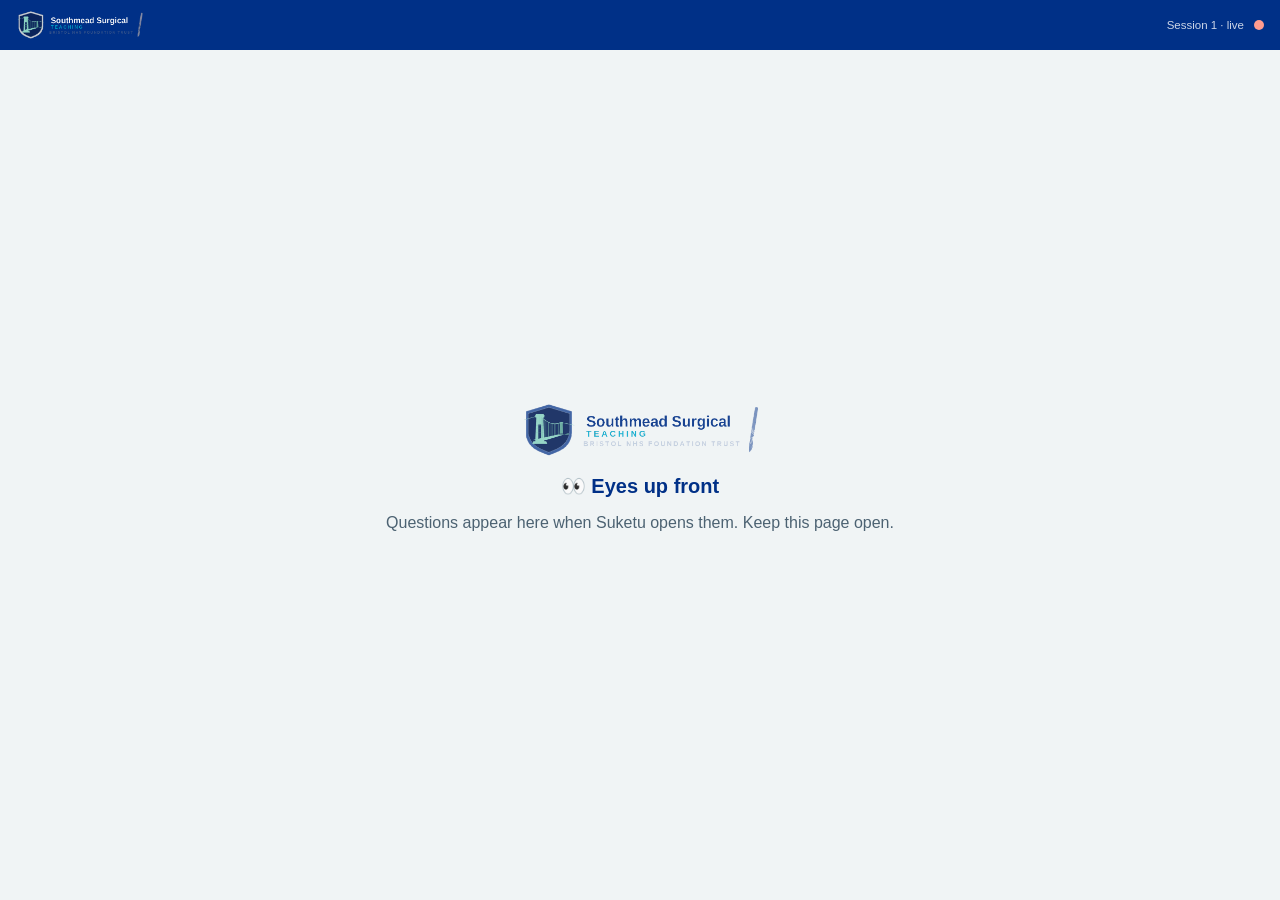
<file: session1.html>
<!DOCTYPE html>
<html lang="en">
<head>
<meta charset="UTF-8">
<meta name="viewport" content="width=device-width, initial-scale=1.0, viewport-fit=cover">
<meta name="robots" content="noindex">
<title>Session 1 · Southmead Surgical Teaching</title>
<link rel="icon" href="logo_transparent.png">
<style>
:root{
  --blue:#005EB8; --navy:#003087; --sky:#41B6E6; --green:#007F3B; --red:#DA291C;
  --amber:#FFB81C; --bg:#F0F4F5; --ink:#212B32; --grey:#4C6272; --line:#D8DDE0; --card:#FFFFFF;
}
*{box-sizing:border-box; -webkit-tap-highlight-color:transparent}
html,body{margin:0;padding:0;height:100%}
body{font-family:-apple-system,BlinkMacSystemFont,"Segoe UI",Roboto,Arial,sans-serif;background:var(--bg);color:var(--ink);overflow:hidden}
button{font-family:inherit}

/* ============ DECK (presenter / slides mode) ============ */
#deck{position:fixed;inset:0;display:none}
body.mode-present #deck, body.mode-slides #deck{display:block}
.slide{position:absolute;inset:0;display:none;flex-direction:column;padding:4.5vh 5.5vw 10vh;overflow-y:auto}
.slide.on{display:flex}
.slide::before{content:'';margin-top:auto}
.slide::after{content:'';margin-bottom:auto}
.slide h2{font-size:min(4.6vh,34px);margin:0 0 1.8vh;color:var(--navy)}
.slide h2 .tag{display:inline-block;font-size:.55em;font-weight:700;background:var(--blue);color:#fff;border-radius:999px;padding:.25em .9em;vertical-align:middle;margin-right:.6em}
.kicker{font-size:min(2.2vh,15px);font-weight:700;letter-spacing:.12em;text-transform:uppercase;color:var(--blue);margin:0 0 .8vh}
.case{background:#fff;border-left:6px solid var(--blue);border-radius:10px;padding:1.8vh 1.6vw;font-size:min(2.9vh,21px);margin:0 0 2vh;box-shadow:0 1px 4px rgba(0,0,0,.07)}
.note{color:var(--grey);font-size:min(2.2vh,15px)}
.cols{display:flex;gap:1.6vw;align-items:stretch;flex-wrap:wrap}
.cols>*{flex:1;min-width:260px}

/* progress + nav */
#bar{position:fixed;left:0;top:0;height:5px;background:var(--blue);width:0;transition:width .3s;z-index:40}
#nav{position:fixed;bottom:0;left:0;right:0;height:7vh;min-height:46px;display:none;align-items:center;gap:10px;padding:0 14px;background:rgba(255,255,255,.92);backdrop-filter:blur(6px);border-top:1px solid var(--line);z-index:40}
body.mode-present #nav, body.mode-slides #nav{display:flex}
#nav .arrow{border:none;background:var(--blue);color:#fff;font-size:20px;width:42px;height:34px;border-radius:8px;cursor:pointer}
#nav .arrow:active{transform:scale(.96)}
#pgnum{font-weight:700;color:var(--grey);font-size:14px;min-width:64px}
#chips{display:flex;gap:6px;overflow-x:auto;flex:1}
#chips button{border:1px solid var(--line);background:#fff;color:var(--grey);border-radius:999px;padding:4px 12px;font-size:12.5px;font-weight:600;cursor:pointer;white-space:nowrap}
#chips button.here{background:var(--navy);color:#fff;border-color:var(--navy)}
#conndot{width:10px;height:10px;border-radius:50%;background:#bbb;flex:none}
#conndot.ok{background:var(--green)} #conndot.bad{background:var(--red)}
#livecount{font-size:12.5px;color:var(--grey);font-weight:600;white-space:nowrap}

/* reveal cards */
.rv{background:var(--card);border:1px solid var(--line);border-radius:12px;padding:1.7vh 1.5vw;margin:0 0 1.4vh;cursor:pointer;box-shadow:0 1px 4px rgba(0,0,0,.06)}
.rv .rv-q{font-weight:700;font-size:min(2.7vh,20px);color:var(--navy);display:flex;justify-content:space-between;gap:8px}
.rv .rv-q::after{content:"tap ▾";font-size:.7em;color:var(--sky);font-weight:600;align-self:center;white-space:nowrap}
.rv.open .rv-q::after{content:"▴"}
.rv .rv-a{display:none;margin-top:1vh;font-size:min(2.5vh,18px);line-height:1.45}
.rv.open .rv-a{display:block}
.rv ul{margin:.3em 0 .2em 1.2em;padding:0}
.rv li{margin:.28em 0}

/* MCQ options + tallies */
.opts{display:grid;grid-template-columns:1fr 1fr;gap:1.5vh 1.4vw;margin:1.4vh 0}
.opt{position:relative;background:#fff;border:2px solid var(--line);border-radius:12px;padding:1.8vh 3em 1.8vh 1.4vw;font-size:min(2.8vh,20px);cursor:pointer;text-align:left;overflow:hidden}
.opt b{color:var(--blue);margin-right:.5em}
.opt .fill{position:absolute;inset:0;width:0;background:rgba(0,94,184,.12);transition:width .5s;z-index:0}
.opt .lbl{position:relative;z-index:1}
.opt .n{position:absolute;right:10px;top:50%;transform:translateY(-50%);font-weight:800;color:var(--grey);font-size:.85em;z-index:1}
.opt.correct{border-color:var(--green);background:#E7F3EC}
.opt.correct b{color:var(--green)}
.opt.wrongpick{border-color:var(--red)}
.opt.picked{border-color:var(--blue)}
.explain{display:none;background:#E7F3EC;border-left:6px solid var(--green);border-radius:10px;padding:1.5vh 1.2vw;font-size:min(2.6vh,19px);margin-top:1.2vh;line-height:1.45}
.explain.show{display:block}
.btn{border:none;border-radius:10px;padding:1.4vh 2vw;font-size:min(2.5vh,17px);font-weight:700;cursor:pointer}
.btn.reveal{background:var(--green);color:#fff;align-self:flex-start;margin-top:1.6vh}
.btn.ghost{background:#fff;border:2px solid var(--blue);color:var(--blue)}
.joinhint{align-self:flex-end;background:var(--amber);color:#3b2f00;font-weight:700;border-radius:999px;padding:.6vh 1.3em;font-size:min(2.1vh,14px);margin:0 0 1vh;white-space:nowrap}
.answct{font-weight:700;color:var(--grey);font-size:min(2.3vh,15px);margin-top:.6vh}

/* boards */
.board{display:flex;flex-wrap:wrap;gap:1.2vh 1vw;align-content:flex-start;flex:1;overflow-y:auto;padding-bottom:1vh}
.bcard{background:#FFF9E6;border:1px solid #EAD48A;border-radius:10px;padding:1.3vh 1vw;font-size:min(2.6vh,19px);max-width:32vw;min-width:180px;box-shadow:0 2px 5px rgba(0,0,0,.08);cursor:pointer;animation:pop .35s}
.bcard.win{background:#E7F3EC;border-color:#9CCDB0}
.bcard.done{opacity:.45;text-decoration:line-through}
@keyframes pop{from{transform:scale(.85);opacity:0}to{transform:scale(1);opacity:1}}
.boardempty{color:var(--grey);font-size:min(2.6vh,18px);font-style:italic}

/* drug round game */
.drugs{display:grid;grid-template-columns:repeat(4,1fr);gap:1.5vh 1.1vw;margin-top:1.4vh}
.drug{background:#fff;border:2px solid var(--line);border-radius:12px;padding:1.6vh 1vw;cursor:pointer;text-align:center}
.drug .dn{font-weight:800;font-size:min(2.5vh,18px)}
.drug .ds{font-size:min(1.9vh,13px);color:var(--grey)}
.drug .dstate{margin-top:.7vh;font-weight:800;font-size:min(2.2vh,15px);border-radius:999px;padding:.25em .8em;display:inline-block;background:var(--bg);color:var(--grey)}
.drug[data-pick="continue"] .dstate{background:#E7F3EC;color:var(--green)}
.drug[data-pick="hold"] .dstate{background:#FBE9E7;color:var(--red)}
.drug[data-pick="adjust"] .dstate{background:#FFF3D6;color:#8a6d00}
.drug.right{border-color:var(--green)} .drug.wrong{border-color:var(--red)}
.drug .dwhy{display:none;font-size:min(1.9vh,13px);margin-top:.5vh;color:var(--ink)}
.drug.checked .dwhy{display:block}

/* calculator */
.calc{background:#fff;border:2px solid var(--blue);border-radius:14px;padding:1.8vh 1.4vw}
.calc label{font-weight:700;font-size:min(2.4vh,17px)}
.calc input{font-size:min(3.2vh,24px);width:7em;padding:.3em .5em;border:2px solid var(--line);border-radius:8px;margin:0 .5em}
.calc table{width:100%;border-collapse:collapse;margin-top:1.2vh;font-size:min(2.5vh,18px)}
.calc td{padding:.5vh .4vw;border-bottom:1px solid var(--line)}
.calc td:last-child{font-weight:800;color:var(--navy);text-align:right;white-space:nowrap}

/* anatomy */
.anat{flex:1;display:flex;min-height:0}
.anat svg{width:100%;height:100%;max-height:66vh}
.hot{cursor:pointer}
.hot circle{fill:#fff;stroke:var(--red);stroke-width:3;r:11}
.hot text{font-size:13px;font-weight:800;fill:var(--red)}
.alabel{opacity:0;pointer-events:none;transition:opacity .25s}
.alabel.show{opacity:1}
.alabel text{font-size:16px;font-weight:700;fill:var(--navy)}
.alabel line{stroke:var(--grey);stroke-width:1.4;stroke-dasharray:3 3}
.terr{opacity:0;transition:opacity .4s;pointer-events:none}
.terr.show{opacity:1}
.anatbtns{display:flex;gap:8px;flex-wrap:wrap;margin:.6vh 0}
.anatbtns .btn{padding:.9vh 1.4vw;font-size:min(2.2vh,14px)}
.anatbtns .btn.tog{background:#fff;border:2px solid var(--line);color:var(--ink)}
.anatbtns .btn.tog.onn{border-color:var(--navy);background:var(--navy);color:#fff}

/* expand cards (urology) */
.xgrid{display:grid;grid-template-columns:1fr 1fr;gap:1.5vh 1.3vw}
.xc{background:#fff;border:1px solid var(--line);border-left:6px solid var(--blue);border-radius:12px;padding:1.6vh 1.3vw;cursor:pointer}
.xc h3{margin:0;font-size:min(2.7vh,19px);color:var(--navy)}
.xc .xb{display:none;font-size:min(2.3vh,16px);line-height:1.45;margin-top:.8vh}
.xc.open .xb{display:block}
.xc ul{margin:.2em 0 .2em 1.1em;padding:0}
.xc li{margin:.3em 0}
.xc.danger{border-left-color:var(--red)} .xc.danger h3{color:var(--red)}

/* title + misc */
.titleslide{justify-content:center;align-items:center;text-align:center;background:linear-gradient(160deg,var(--navy) 0%,var(--blue) 70%,#0072CE 100%);color:#fff}
.titleslide img{height:min(13vh,110px);max-width:80vw;object-fit:contain;margin-bottom:3vh}
.titleslide h1{font-size:min(7vh,54px);margin:.2vh 0}
.titleslide .sub{font-size:min(3vh,22px);opacity:.9;margin:.8vh 0 0}
.titleslide .by{margin-top:4vh;font-size:min(2.4vh,17px);opacity:.85}
.badge-live{display:inline-block;background:var(--amber);color:#3b2f00;font-weight:800;border-radius:999px;padding:.4em 1.2em;margin-top:2.5vh;font-size:min(2.4vh,16px)}
.agenda{display:grid;grid-template-columns:1fr 1fr 1fr;gap:2vh 1.4vw;flex:1;align-content:center}
.ag{background:#fff;border-radius:14px;padding:2.4vh 1.5vw;border-top:6px solid var(--blue);box-shadow:0 2px 6px rgba(0,0,0,.07)}
.ag b{display:block;font-size:min(3vh,21px);color:var(--navy)}
.ag span{color:var(--grey);font-size:min(2.3vh,15px)}
.qrwrap{display:flex;gap:3vw;align-items:center;justify-content:center;flex:1}
.qrwrap img{height:min(46vh,340px);border:10px solid #fff;border-radius:14px;box-shadow:0 4px 16px rgba(0,0,0,.15)}
.qrsteps{font-size:min(3.2vh,24px);line-height:1.9}
.qrsteps .url{font-weight:800;color:var(--navy);background:#fff;border-radius:8px;padding:.15em .5em}
.bigemoji{font-size:min(9vh,64px);text-align:center}
.take{display:grid;grid-template-columns:1fr 1fr;gap:1.6vh 1.3vw;flex:1;align-content:center}
.take .tk{background:#fff;border-radius:12px;border-left:6px solid var(--green);padding:2vh 1.5vw;font-size:min(2.7vh,19px)}
.take .tk b{color:var(--navy)}

/* ============ AUDIENCE MODE ============ */
#aud{display:none;position:fixed;inset:0;flex-direction:column;background:var(--bg)}
body.mode-audience #aud{display:flex}
#aud header{background:var(--navy);color:#fff;padding:calc(env(safe-area-inset-top) + 10px) 16px 10px;display:flex;align-items:center;gap:10px}
#aud header img{height:30px}
#aud header .ht{font-weight:800;font-size:15px}
#aud header .hs{font-size:11.5px;opacity:.8}
#audstate{width:10px;height:10px;border-radius:50%;background:#bbb;flex:none}
#audstate.ok{background:#6CE9A6} #audstate.bad{background:#ff9c8f}
#aud main{flex:1;overflow-y:auto;padding:16px;display:flex;flex-direction:column}
.acard{background:#fff;border-radius:16px;padding:20px 16px;box-shadow:0 2px 10px rgba(0,0,0,.08)}
.acard h3{margin:0 0 6px;color:var(--navy);font-size:19px}
.acard .acase{background:var(--bg);border-left:4px solid var(--blue);border-radius:8px;padding:10px 12px;font-size:15px;margin-bottom:12px}
.aopt{display:block;width:100%;text-align:left;background:#fff;border:2px solid var(--line);border-radius:12px;padding:13px 14px;font-size:16px;margin:8px 0;cursor:pointer}
.aopt b{color:var(--blue);margin-right:6px}
.aopt.sel{border-color:var(--blue);background:#E8F1FA}
.aopt.correct{border-color:var(--green);background:#E7F3EC}
.aopt.wrongpick{border-color:var(--red);background:#FBE9E7}
.amsg{text-align:center;color:var(--grey);font-size:14px;margin-top:10px}
.aemoji{display:grid;grid-template-columns:1fr 1fr;gap:10px}
.aemoji button{font-size:16px;padding:14px 8px;border:2px solid var(--line);border-radius:14px;background:#fff;cursor:pointer}
.aemoji button .e{font-size:30px;display:block}
.aemoji button.sel{border-color:var(--blue);background:#E8F1FA}
.awaiting{flex:1;display:flex;flex-direction:column;align-items:center;justify-content:center;text-align:center;color:var(--grey)}
.awaiting img{height:56px;max-width:82vw;object-fit:contain;opacity:.9;margin-bottom:16px}
.awaiting .big{font-size:20px;font-weight:800;color:var(--navy)}
#aud textarea{width:100%;border:2px solid var(--line);border-radius:12px;padding:12px;font-size:16px;font-family:inherit;min-height:84px;resize:vertical}
.asend{width:100%;margin-top:10px;background:var(--blue);color:#fff;border:none;border-radius:12px;padding:14px;font-size:16px;font-weight:800;cursor:pointer}
.asend:disabled{opacity:.5}
.mine{margin-top:14px}
.mine .mi{background:#FFF9E6;border:1px solid #EAD48A;border-radius:10px;padding:9px 12px;font-size:14px;margin:6px 0}
.aexplain{background:#E7F3EC;border-left:4px solid var(--green);border-radius:8px;padding:10px 12px;font-size:14.5px;margin-top:12px;line-height:1.45}
.pkrow{padding:8px 0;border-bottom:1px solid var(--line);font-size:13.5px;line-height:1.5;color:var(--ink)}
.pkrow:last-child{border-bottom:none}
.pkrow b{color:var(--navy)}
.pkhint{text-align:center;background:#FFF3D6;border-radius:8px;padding:8px;font-weight:800;color:#8a6d00;margin-bottom:10px;font-size:14px}
.abar{height:26px;background:var(--bg);border-radius:6px;margin:5px 0;position:relative;overflow:hidden}
.abar .f{position:absolute;inset:0;width:0;background:rgba(0,94,184,.25);transition:width .5s}
.abar.c .f{background:rgba(0,127,59,.3)}
.abar span{position:absolute;left:8px;top:3px;font-size:13px;font-weight:700;z-index:1}
.abar em{position:absolute;right:8px;top:3px;font-size:13px;font-weight:800;font-style:normal;z-index:1}
#toast{position:fixed;bottom:24px;left:50%;transform:translateX(-50%);background:var(--ink);color:#fff;border-radius:999px;padding:10px 20px;font-size:14px;opacity:0;transition:opacity .3s;z-index:60;pointer-events:none}
#toast.show{opacity:1}
@media (max-width:820px){
  .opts{grid-template-columns:1fr}
  .drugs{grid-template-columns:1fr 1fr}
  .xgrid{grid-template-columns:1fr}
  .agenda{grid-template-columns:1fr 1fr}
  .take{grid-template-columns:1fr}
  .bcard{max-width:80vw}
  .qrwrap{flex-direction:column;gap:2vh}
  /* phone-readable type — the deck is projector-first, these caps make browse mode pleasant */
  .slide{padding:20px 18px 76px}
  .slide h2{font-size:22px}
  .kicker{font-size:11.5px;letter-spacing:.08em}
  .case{font-size:15.5px;padding:12px 14px}
  .rv{padding:12px 14px}
  .rv .rv-q{font-size:16px}
  .rv .rv-a{font-size:14.5px}
  .opt{font-size:15.5px;padding:13px 2.6em 13px 14px}
  .explain{font-size:14.5px}
  .note{font-size:12.5px}
  .joinhint{font-size:12px;padding:6px 14px}
  .titleslide h1{font-size:30px}
  .titleslide .sub{font-size:15px}
  .titleslide img{height:64px}
  .badge-live{font-size:13px}
  .ag{padding:14px 12px}
  .ag b{font-size:16px}
  .ag span{font-size:12.5px}
  .qrsteps{font-size:16px}
  .qrwrap img{height:min(38vh,300px)}
  .drug{padding:10px 8px}
  .drug .dn{font-size:15px}
  .drug .ds,.drug .dwhy{font-size:11.5px}
  .drug .dstate{font-size:12px}
  .calc{padding:14px}
  .calc label{font-size:14.5px}
  .calc input{font-size:18px;width:5em}
  .calc table{font-size:14.5px}
  .xc h3{font-size:16px}
  .xc .xb{font-size:14px}
  .take .tk{font-size:14.5px;padding:13px 14px}
  .btn{font-size:14px;padding:11px 18px}
  .answct{font-size:13px}
  .anatbtns .btn{font-size:12.5px;padding:8px 12px}
  /* anatomy: keep labels legible, pan sideways instead of shrinking */
  .anat{overflow-x:auto;-webkit-overflow-scrolling:touch}
  .anat svg{min-width:680px;max-height:none;height:auto}
  /* hyperkalaemia algorithm: stack the side rail above each box */
  .algorow{flex-direction:column;gap:4px}
  .algoside{width:auto !important;padding:4px 8px;font-size:12px;gap:5px}
  .algorow br{display:none}
}
</style>
</head>
<body>

<div id="bar"></div>
<div id="toast"></div>

<!-- ================= AUDIENCE ================= -->
<div id="aud">
  <header>
    <img src="logo_transparent.png" alt="Southmead Surgical Teaching">
    <div class="hs" style="margin-left:auto">Session 1 · live</div>
    <div id="audstate"></div>
  </header>
  <main id="audmain"></main>
</div>

<!-- ================= DECK ================= -->
<div id="deck">

<!-- 0 · TITLE -->
<section class="slide titleslide on" data-sec="Start">
  <img src="logo_transparent.png" alt="Southmead Surgical Teaching">
  <div class="kicker" style="color:#B8D8F2">Session 1</div>
  <h1>Foundations for the Front Line</h1>
  <p class="sub">Opioid prescribing · AKI bundle · UGI &amp; LGI anatomy · Urology on-call · Your first week</p>
  <div class="badge-live">📱 Interactive — keep your phone out</div>
  <p class="by">Dr Suketu Batra · August 2026</p>
</section>

<!-- 1 · JOIN -->
<section class="slide">
  <h2>Join in before we start</h2>
  <div class="qrwrap">
    <img src="qr_session1.png" alt="QR code">
    <div class="qrsteps">
      1&nbsp;·&nbsp;Scan the QR (or type the link)<br>
      <span class="url">teachsurgerysmh.github.io/nhs/session1.html</span><br>
      2&nbsp;·&nbsp;Keep the page open — questions appear as we go<br>
      3&nbsp;·&nbsp;Everything you post is <b>anonymous</b>
    </div>
  </div>
</section>

<!-- 2 · MOOD POLL -->
<section class="slide" data-live="mood">
  <div class="joinhint">📱 vote on your phone</div>
  <h2><span class="tag">LIVE</span>Week 1 in one tap</h2>
  <p class="case">Honest answers — it's anonymous. How has the first week actually been?</p>
  <div class="tally" id="tally-mood" style="flex:1"></div>
  <p class="note">We'll come back to this at the end — with your wins and your challenges.</p>
</section>

<!-- 3 · AGENDA -->
<section class="slide">
  <h2>Tonight — 45 minutes</h2>
  <div class="agenda">
    <div class="ag"><b>💊 Opioids</b><span>Starting, converting, staying safe · 10 min</span></div>
    <div class="ag"><b>🫘 AKI bundle</b><span>Spot it, stage it, act on it · 8 min</span></div>
    <div class="ag"><b>🍽️ UGI anatomy</b><span>Coeliac trunk &amp; the bleeding ulcer · 6 min</span></div>
    <div class="ag"><b>🌀 LGI anatomy</b><span>SMA vs IMA &amp; watershed zones · 6 min</span></div>
    <div class="ag"><b>🚽 Urology on-call</b><span>Bonus: surviving the night shift · 7 min</span></div>
    <div class="ag"><b>🗣️ Your first week</b><span>Wins, challenges, group fixes · 8 min</span></div>
  </div>
</section>

<!-- 4 · OPIOIDS: CASE + LADDER -->
<section class="slide" data-sec="Opioids">
  <div class="kicker">Opioid prescribing</div>
  <h2>Day 1 post-laparotomy, pain 8/10 — now what?</h2>
  <p class="case">Ward round done, you're holding the drug chart. Before reaching for morphine, build the base of the ladder properly.</p>
  <div class="rv"><div class="rv-q">Step 1 — non-opioid, always regular</div><div class="rv-a">Paracetamol 1 g QDS <b>regular</b>, not PRN (reduce if &lt;50 kg or significant liver disease). NSAIDs only if no renal impairment, no GI bleed risk, and the surgical team is happy — many post-op surgical patients fail at least one of those.</div></div>
  <div class="rv"><div class="rv-q">Step 2 — weak opioid</div><div class="rv-a">Codeine 30–60 mg QDS (max 240 mg/day ≈ only ~24 mg oral morphine — it's weaker than people think; BNF caps acute use at 3 days). Up to ~1 in 10 people are CYP2D6 poor metabolisers who get little analgesia from it. <b>Stop it</b> when you start a strong opioid — never run both.</div></div>
  <div class="rv"><div class="rv-q">Step 3 — strong opioid</div><div class="rv-a">Morphine first line. Immediate-release (oramorph) to find the dose, modified-release to hold it. And a surgical reflex worth building: <b>pain out of proportion or escalating = ask why</b> (leak, ischaemia, compartment, retention) — don't just up-titrate.</div></div>
</section>

<!-- 5 · STARTING STRONG OPIOIDS -->
<section class="slide">
  <div class="kicker">Opioid prescribing</div>
  <h2>Starting morphine — the numbers</h2>
  <div class="rv open"><div class="rv-q">Opioid-naïve adult</div><div class="rv-a">Oramorph <b>5–10 mg</b> up to 4-hourly (BNF acute pain: 10 mg every 4 h; <b>halve it in the elderly or frail</b> — on surgical wards most start at 5 mg and titrate). Needing more than 2–3 PRN doses a day? The background needs sorting, not more PRNs.</div></div>
  <div class="rv"><div class="rv-q">Converting to modified-release</div><div class="rv-a">Add up 24 h of use → give as MR morphine (Zomorph/MST) <b>split BD</b>. Example: 30 mg used in 24 h → MR 15 mg BD.</div></div>
  <div class="rv"><div class="rv-q">The 1/6 rule for breakthrough</div><div class="rv-a">PRN dose = <b>1/10 to 1/6 of the total daily background dose</b>, given up to 2–4-hourly. Recalculate it every time the background changes.</div></div>
  <div class="rv"><div class="rv-q">What you co-prescribe, every time</div><div class="rv-a">A <b>regular laxative</b> (constipation is near-universal and doesn't wear off) + a <b>PRN antiemetic</b> (nausea usually settles in days). Forgetting the laxative is the classic F1 letter-of-complaint.</div></div>
</section>

<!-- 6 · CONVERSIONS + CALCULATOR -->
<section class="slide" data-live="card_opi">
  <div class="joinhint">📸 pocket card on your phone — screenshot it</div>
  <div class="kicker">Opioid prescribing</div>
  <h2>Conversions you'll actually use</h2>
  <div class="cols">
    <div>
      <div class="rv open"><div class="rv-q">The four to memorise (from oral morphine)</div><div class="rv-a">
        <ul>
          <li>Codeine → morphine: <b>÷ 10</b></li>
          <li>Oral morphine → oral oxycodone: <b>÷ 1.5–2</b> (use ÷2 and titrate — safer)</li>
          <li>Oral morphine → s/c morphine: <b>÷ 2</b></li>
          <li>Oral morphine → s/c diamorphine: <b>÷ 3</b></li>
        </ul>
        When switching drug or route, err low and use PRNs to catch up — you can always give more, you can't take it back.
      </div></div>
    </div>
    <div class="calc">
      <label>Try it — total daily <u>oral morphine</u> (mg): <input type="number" id="calcin" min="0" max="1000" inputmode="numeric" placeholder="60"></label>
      <table id="calcout">
        <tr><td>Breakthrough PRN (1/10–1/6)</td><td id="c-prn">—</td></tr>
        <tr><td>Oral oxycodone / 24 h (÷2)</td><td id="c-oxy">—</td></tr>
        <tr><td>s/c morphine / 24 h (÷2)</td><td id="c-scm">—</td></tr>
        <tr><td>s/c diamorphine / 24 h (÷3)</td><td id="c-dia">—</td></tr>
      </table>
      <p class="note">Teaching aid only — confirm in the BNF or with pharmacy before prescribing.</p>
    </div>
  </div>
</section>

<!-- 7 · MCQ op1 -->
<section class="slide" data-live="op1">
  <div class="joinhint">📱 answer on your phone</div>
  <div class="kicker">Opioid prescribing</div>
  <h2><span class="tag">LIVE</span>Question 1</h2>
  <p class="case" id="case-op1"></p>
  <div class="opts" id="opts-op1"></div>
  <div class="answct" id="ct-op1"></div>
  <button class="btn reveal" data-q="op1">Reveal answer</button>
  <div class="explain" id="explain-op1"></div>
</section>

<!-- 8 · MCQ op2 -->
<section class="slide" data-live="op2">
  <div class="joinhint">📱 answer on your phone</div>
  <div class="kicker">Opioid prescribing</div>
  <h2><span class="tag">LIVE</span>Question 2</h2>
  <p class="case" id="case-op2"></p>
  <div class="opts" id="opts-op2"></div>
  <div class="answct" id="ct-op2"></div>
  <button class="btn reveal" data-q="op2">Reveal answer</button>
  <div class="explain" id="explain-op2"></div>
</section>

<!-- 9 · OPIOID SAFETY -->
<section class="slide">
  <div class="kicker">Opioid prescribing</div>
  <h2>Staying safe (and keeping your patients safe)</h2>
  <div class="rv"><div class="rv-q">Toxicity — what kills is respiratory depression</div><div class="rv-a">Sedation comes <b>before</b> respiratory depression — a drowsy patient on opioids is a warning, not a comfort. RR &lt;8 or unrousable → ABCDE, stop opioids, give <b>naloxone</b> per trust protocol. In a patient on <i>therapeutic</i> opioids the BNF low-dose regimen is <b>100–200 micrograms IV, then 100-microgram steps</b> — enough to restore breathing without stripping all analgesia; the 400-microgram+ escalating doses are for overdose. Naloxone is short-acting — watch for re-sedation and repeat.</div></div>
  <div class="rv"><div class="rv-q">Renal impairment</div><div class="rv-a">eGFR &lt;30: morphine metabolites accumulate → switch to <b>oxycodone</b> (reduced dose). Severe/dialysis: fentanyl or alfentanil, with senior/palliative advice. This is also why you re-check opioid charts in every AKI — the two topics tonight are the same patient.</div></div>
  <div class="rv"><div class="rv-q">PCA — what the ward doctor needs to know (NBT APS G.3, 2023)</div><div class="rv-a">
    <ul>
      <li><b>Never add opioids</b> to an opioid-naïve patient on PCA without APS/anaesthetist advice (established background opioids continue). No night sedation with PCA unless clinically indicated.</li>
      <li>Every NBT PCA comes with <b>oxygen, an antiemetic and PRN naloxone</b> prescribed — naloxone should be co-prescribed with <i>any</i> strong opioid.</li>
      <li>Renal impairment (eGFR &lt;30): <b>fentanyl PCA</b> is the NBT option — same logic as the oxycodone switch.</li>
      <li><b>Step-down:</b> PCA can stop at any time (APS needn't be informed) — but oral analgesia must be <b>prescribed AND given before the pump comes off</b>; best practice is step-down analgesia written up at initiation. Convert from the last-24-h usage on the PCA chart (IV morphine ×2 ≈ oral), err low. Never disconnect-and-reconnect — a stopped PCA means a fresh syringe.</li>
      <li><b>Toxicity</b> (RR ≤8 · sedation ≥2 · SBP ≤90): stop PCA + sedating drugs, O₂ 15 L/min, urgent review (F2+), 2222 if peri-arrest. NBT naloxone recipe: 400 micrograms diluted to 4 ml → <b>100 micrograms IV per minute</b> until RR ≥12 and sedation ≤2; repeat doses at 20–30 min may be needed.</li>
      <li>Advice: <b>APS bleep 1509</b> (Mon–Fri 08:00–17:00, ext 41742) · out of hours 1st on-call anaesthetist <b>bleep 9031</b>.</li>
    </ul>
  </div></div>
  <div class="rv"><div class="rv-q">Discharge scripts (controlled drugs)</div><div class="rv-a">CD prescriptions need formulation, strength, dose, and <b>total quantity in words and figures</b>. Send home the smallest sensible supply with a clear weaning plan — post-op opioids are for weeks, not months. Advise not to drive while drowsy or after dose changes.</div></div>
</section>

<!-- 10 · AKI DEFINITION -->
<section class="slide" data-sec="AKI">
  <div class="kicker">AKI</div>
  <h2>Spot it and stage it (KDIGO)</h2>
  <p class="case">AKI = creatinine rise ≥26 µmol/L within 48 h, <b>or</b> ≥1.5× baseline within 7 days, <b>or</b> urine output &lt;0.5 ml/kg/h for 6 h. Stage by the <b>worst</b> criterion.</p>
  <div class="rv"><div class="rv-q">Stage 1</div><div class="rv-a">Creatinine 1.5–1.9× baseline (or ≥26 rise) · UO &lt;0.5 ml/kg/h for 6–12 h</div></div>
  <div class="rv"><div class="rv-q">Stage 2</div><div class="rv-a">Creatinine 2.0–2.9× baseline · UO &lt;0.5 ml/kg/h for ≥12 h</div></div>
  <div class="rv"><div class="rv-q">Stage 3</div><div class="rv-a">Creatinine ≥3× baseline, or ≥354 µmol/L, or started on renal replacement · UO &lt;0.3 ml/kg/h for ≥24 h or anuria ≥12 h</div></div>
  <p class="note">Know the baseline — a creatinine of 110 can be a bad AKI in a patient whose baseline is 55. And on a surgical ward, think causes in three columns: pre-renal (hypovolaemia, sepsis) · renal (drugs, contrast) · post-renal (blocked catheter, retention, ureteric injury).</p>
</section>

<!-- 11 · MCQ aki1 -->
<section class="slide" data-live="aki1">
  <div class="joinhint">📱 answer on your phone</div>
  <div class="kicker">AKI</div>
  <h2><span class="tag">LIVE</span>Question 3</h2>
  <p class="case" id="case-aki1"></p>
  <div class="opts" id="opts-aki1"></div>
  <div class="answct" id="ct-aki1"></div>
  <button class="btn reveal" data-q="aki1">Reveal answer</button>
  <div class="explain" id="explain-aki1"></div>
</section>

<!-- 12 · AKI BUNDLE -->
<section class="slide" data-live="card_aki">
  <div class="joinhint">📸 pocket card on your phone — screenshot it</div>
  <div class="kicker">AKI</div>
  <h2>The AKI bundle — do all of it, same day</h2>
  <div class="cols">
    <div>
      <div class="rv"><div class="rv-q">1 · Assess volume &amp; sepsis</div><div class="rv-a">Fluid status examination, fluid balance chart, NEWS. Hypovolaemic → fluid challenge and reassess. Septic → Sepsis 6 now.</div></div>
      <div class="rv"><div class="rv-q">2 · Dip the urine</div><div class="rv-a">Urinalysis on every AKI, documented. Blood + protein → think intrinsic renal disease and discuss.</div></div>
      <div class="rv"><div class="rv-q">3 · Medication review</div><div class="rv-a">The drug chart is the commonest fixable cause — next slide is exactly this.</div></div>
    </div>
    <div>
      <div class="rv"><div class="rv-q">4 · Exclude obstruction</div><div class="rv-a">Palpable bladder? Catheter blocked? Bladder scan. Renal USS within <b>24 h</b> if the cause isn't obvious — sooner if pyonephrosis is suspected (that's an emergency, later slide).</div></div>
      <div class="rv"><div class="rv-q">5 · Bloods &amp; monitoring</div><div class="rv-a">VBG for a fast K⁺, repeat U&amp;E, strict fluid balance, daily weight (most trust AKI bundles add a catheter + hourly urine output from stage 2 — that trigger is local practice, not NICE).</div></div>
      <div class="rv"><div class="rv-q">6 · Escalate</div><div class="rv-a">Stage 3, oliguria despite filling, K⁺ ≥6.0, or no clear cause → senior + renal/critical care early. Don't sit on a rising creatinine overnight.</div></div>
    </div>
  </div>
</section>

<!-- 13 · DRUG ROUND GAME -->
<section class="slide">
  <div class="kicker">AKI</div>
  <h2>The drug chart game — continue, hold, or adjust?</h2>
  <p class="note">Your laparotomy patient now has stage 2 AKI. Tap each drug to cycle your answer, then check. (Shout them out as we go.)</p>
  <div class="drugs" id="drugs"></div>
  <div style="display:flex;gap:10px;margin-top:1.4vh">
    <button class="btn reveal" id="drugcheck">Check answers</button>
    <button class="btn ghost" id="drugreset">Reset</button>
  </div>
</section>

<!-- 14 · MCQ aki2 + ESCALATION -->
<section class="slide" data-live="aki2">
  <div class="joinhint">📱 answer on your phone</div>
  <div class="kicker">AKI</div>
  <h2><span class="tag">LIVE</span>Question 4 — the K⁺ is back…</h2>
  <p class="case" id="case-aki2"></p>
  <div class="opts" id="opts-aki2"></div>
  <div class="answct" id="ct-aki2"></div>
  <button class="btn reveal" data-q="aki2">Reveal answer</button>
  <div class="explain" id="explain-aki2"></div>
  <div class="rv" style="margin-top:1.2vh"><div class="rv-q">The NBT numbers — Hyperkalaemia SOP (Aug 2024, UKKA 2023)</div><div class="rv-a">
    <ul>
      <li><b>Bands:</b> mild 5.5–5.9 · moderate 6.0–6.4 · <b>severe ≥6.5 = emergency treatment</b>. ECG + cardiac monitor from K⁺ ≥6.0; exclude pseudohyperkalaemia (repeat in a lithium-heparin tube).</li>
      <li><b>Protect the heart</b> (if ECG changes or K⁺ ≥6.5): <b>30 ml 10% calcium gluconate IV over 10 min</b> or 10 ml 10% calcium chloride over 5 min (6.8 mmol) — large vein, repeat ECG, further dose after 5 min if changes persist.</li>
      <li><b>Shift:</b> 10 units soluble insulin in 25 g glucose over 15–30 min (check glucose first; if &lt;7.0 → 10% glucose at 50 ml/h for 5 h) ± salbutamol 10–20 mg nebulised.</li>
      <li><b>Remove:</b> sodium zirconium cyclosilicate (Lokelma) 10 g TDS up to 72 h (stop when K⁺ ≤5.0) · <b>consider dialysis if K⁺ ≥6.5 despite treatment</b>.</li>
      <li>ECG changes to name: peaked T waves, flat/absent P waves, broad QRS, sine wave, bradycardia, VT.</li>
      <li><b>Hyperkalaemic cardiac arrest</b> (same SOP, arrest-only page): ALS + IV calcium <i>bolus</i> (10 ml 10% chloride or 30 ml 10% gluconate, repeat if no ROSC in 5–10 min) + insulin–glucose bolus + <b>sodium bicarbonate 50 ml 8.4%</b> IV — no ROSC → dialysis/ECMO. Contact the renal team early whenever dialysis is even being considered.</li>
    </ul>
  </div></div>
  <div class="rv" style="margin-top:1.2vh"><div class="rv-q">When does an AKI need dialysis? — A·E·I·O·U</div><div class="rv-a"><b>A</b>cidosis (refractory, pH &lt;7.15) · <b>E</b>lectrolytes (refractory K⁺ ≥6.5) · <b>I</b>ntoxicants (certain poisonings) · <b>O</b>verload (fluid, refractory) · <b>U</b>raemia (pericarditis, encephalopathy). These are the words that get ICU/renal moving on the phone. (NICE lists the domains without numbers — the pH/K⁺ cut-offs are renal-ICU convention.)</div></div>
</section>

<!-- 15b · HYPERKALAEMIA ALGORITHM -->
<section class="slide" data-live="card_hk">
  <div class="joinhint">📸 pocket card on your phone — screenshot it</div>
  <div class="kicker">AKI · NBT Hyperkalaemia SOP (Aug 2024) — UKKA 2023 algorithm</div>
  <h2>Emergency management of hyperkalaemia</h2>
  <div style="display:flex;flex-direction:column;gap:.9vh;font-size:min(2.2vh,15px);line-height:1.35">
    <div style="background:#fff;border:2px solid var(--line);border-radius:10px;padding:.9vh 1vw;text-align:center">
      <b>ABCDE</b> · 12-lead ECG + cardiac monitor if K⁺ ≥6.0 · exclude pseudohyperkalaemia (repeat, lithium-heparin tube) · treat empirically if arrhythmia + suspected hyperK⁺
    </div>
    <div style="display:flex;gap:.8vw;text-align:center">
      <div style="flex:1;background:#E8F1FA;border:2px solid #9DBFDE;border-radius:10px;padding:.8vh .6vw"><b>MILD</b> 5.5–5.9<br><span style="color:var(--grey)">consider cause & need to treat</span></div>
      <div style="flex:1;background:#FFF3D6;border:2px solid #E3C36A;border-radius:10px;padding:.8vh .6vw"><b>MODERATE</b> 6.0–6.4<br><span style="color:var(--grey)">guided by ECG, rate of rise, clinical state</span></div>
      <div style="flex:1.2;background:#FBE9E7;border:2px solid var(--red);border-radius:10px;padding:.8vh .6vw"><b>SEVERE ≥6.5</b> — emergency treatment<br><span style="color:var(--grey)">ECG changes? peaked T · flat/absent P · broad QRS · sine wave · bradycardia · VT</span></div>
    </div>
    <div class="algorow" style="display:flex;gap:.8vw;align-items:stretch">
      <div class="algoside" style="width:9em;flex:none;display:flex;align-items:center;justify-content:center;background:var(--bg);border-radius:8px;font-weight:800;color:var(--grey)">PROTECT<br>the heart</div>
      <div style="flex:1;background:#fff;border:2px solid var(--red);border-radius:10px;padding:.9vh 1vw">
        <b>IV calcium (6.8 mmol)</b> — if ECG changes or K⁺ ≥6.5: <b>30 ml 10% calcium gluconate over 10 min</b> OR 10 ml 10% calcium chloride over 5 min · large vein · repeat ECG · further dose after 5 min if changes persist
      </div>
    </div>
    <div class="algorow" style="display:flex;gap:.8vw;align-items:stretch">
      <div class="algoside" style="width:9em;flex:none;display:flex;align-items:center;justify-content:center;background:var(--bg);border-radius:8px;font-weight:800;color:var(--grey)">SHIFT<br>K⁺ into cells</div>
      <div style="flex:1;background:#fff;border:2px solid var(--blue);border-radius:10px;padding:.9vh 1vw">
        <b>Insulin–glucose:</b> 10 units soluble insulin in 25 g glucose IV over 15–30 min (check BM first; if &lt;7.0 → 10% glucose 50 ml/h for 5 h) &nbsp;·&nbsp; <b>consider salbutamol 10–20 mg nebulised</b>
      </div>
    </div>
    <div class="algorow" style="display:flex;gap:.8vw;align-items:stretch">
      <div class="algoside" style="width:9em;flex:none;display:flex;align-items:center;justify-content:center;background:var(--bg);border-radius:8px;font-weight:800;color:var(--grey)">REMOVE<br>K⁺ from body</div>
      <div style="flex:1;background:#fff;border:2px solid var(--green);border-radius:10px;padding:.9vh 1vw">
        <b>Sodium zirconium cyclosilicate (Lokelma)</b> 10 g TDS up to 72 h (stop when K⁺ ≤5.0) or patiromer 8.4 g OD &nbsp;·&nbsp; <b>K⁺ ≥6.5 despite treatment → consider dialysis, seek expert help</b>
      </div>
    </div>
    <div class="algorow" style="display:flex;gap:.8vw;align-items:stretch">
      <div class="algoside" style="width:9em;flex:none;display:flex;align-items:center;justify-content:center;background:var(--bg);border-radius:8px;font-weight:800;color:var(--grey)">MONITOR</div>
      <div style="flex:1;background:#fff;border:2px solid var(--line);border-radius:10px;padding:.9vh 1vw">
        Serum K⁺ + blood glucose (baseline, 30, 60, 90 min… out to 24 h) · find the cause, prevent recurrence · <b>contact the renal team early if dialysis is even being considered</b>
      </div>
    </div>
    <div style="background:#3b2f00;color:#FFE9A8;border-radius:10px;padding:.9vh 1vw;text-align:center">
      <b>Hyperkalaemic cardiac arrest:</b> ALS + IV calcium <b>bolus</b> + insulin–glucose bolus + <b>sodium bicarbonate 50 ml 8.4%</b> → no ROSC: dialysis / ECMO
    </div>
  </div>
  <p class="note">Redrawn from the NBT Hyperkalaemia SOP (Aug 2024), which adopts the UK Kidney Association 2023 algorithm — the intranet copy is the authoritative version.</p>
</section>

<!-- 16 · UGI ANATOMY -->
<section class="slide" data-sec="UGI">
  <div class="kicker">UGI anatomy</div>
  <h2>The coeliac trunk — tap a dot, name the vessel</h2>
  <div class="anatbtns">
    <button class="btn tog" id="ugi-all">Reveal all labels</button>
  </div>
  <div class="anat">
  <svg viewBox="0 0 800 540" xmlns="http://www.w3.org/2000/svg" id="ugisvg" role="img" aria-label="Schematic of the coeliac trunk and stomach blood supply">
    <!-- organs -->
    <path d="M175,70 Q320,40 350,120 Q355,175 290,185 Q200,195 150,150 Q130,100 175,70 Z" fill="#E8D5C8" stroke="#C9AE9C" stroke-width="2"/>
    <text x="215" y="125" font-size="16" fill="#8a6f5d" font-weight="700">Liver</text>
    <ellipse cx="672" cy="225" rx="42" ry="70" fill="#C9AECF" stroke="#A98BB3" stroke-width="2" transform="rotate(18 672 225)"/>
    <text x="648" y="230" font-size="15" fill="#6d5477" font-weight="700">Spleen</text>
    <!-- aorta -->
    <rect x="421" y="30" width="20" height="480" rx="10" fill="#B2464C" opacity="0.35"/>
    <text x="452" y="500" font-size="15" fill="#8c2f35" font-weight="700">Aorta</text>
    <!-- stomach (drawn over the aorta so the aorta reads as behind) -->
    <path d="M395,140 Q400,95 460,95 Q540,95 555,165 Q568,235 520,295 Q470,350 380,352 Q320,352 295,330 L285,308 Q340,318 385,300 Q440,275 448,210 Q450,170 420,158 Q405,152 395,140 Z"
          fill="#F8D3AB" opacity="0.85" stroke="#D99A62" stroke-width="2.5"/>
    <text x="455" y="205" font-size="16" fill="#a3672f" font-weight="700">Stomach</text>
    <!-- duodenum -->
    <path d="M295,330 Q240,335 222,375 Q205,415 235,450 Q270,482 330,470" fill="none" stroke="#D99A62" stroke-width="16" stroke-linecap="round" opacity="0.6"/>
    <text x="205" y="480" font-size="15" fill="#a3672f" font-weight="700">Duodenum</text>
    <!-- vessels -->
    <path id="v-ct"  d="M431,262 L413,248" stroke="#DA291C" stroke-width="7" fill="none" stroke-linecap="round"/>
    <path id="v-lg"  d="M413,248 Q404,205 403,168 Q417,185 429,203" stroke="#DA291C" stroke-width="5" fill="none" stroke-linecap="round"/>
    <path id="v-sp"  d="M413,248 Q470,272 505,252 Q540,232 575,250 Q610,266 645,250" stroke="#DA291C" stroke-width="5.5" fill="none" stroke-linecap="round"/>
    <path id="v-sg"  d="M628,240 Q590,190 560,150 M645,248 Q625,200 610,165" stroke="#DA291C" stroke-width="3.5" fill="none" stroke-linecap="round"/>
    <path id="v-lgo" d="M638,262 Q560,330 480,345" stroke="#DA291C" stroke-width="4" fill="none" stroke-linecap="round"/>
    <path id="v-ch"  d="M413,248 Q370,250 335,244" stroke="#DA291C" stroke-width="5.5" fill="none" stroke-linecap="round"/>
    <path id="v-ph"  d="M335,244 Q318,205 305,170" stroke="#DA291C" stroke-width="5" fill="none" stroke-linecap="round"/>
    <path id="v-rg"  d="M322,222 Q345,262 380,290" stroke="#DA291C" stroke-width="3.5" fill="none" stroke-linecap="round"/>
    <path id="v-gda" d="M335,244 Q322,290 303,330" stroke="#DA291C" stroke-width="5" fill="none" stroke-linecap="round"/>
    <path id="v-rgo" d="M303,330 Q380,368 480,345" stroke="#DA291C" stroke-width="4" fill="none" stroke-linecap="round"/>
    <path id="v-spd" d="M303,330 Q285,365 272,395" stroke="#DA291C" stroke-width="3.5" fill="none" stroke-linecap="round"/>
    <!-- labels -->
    <g class="alabel" id="lab-ct"><line x1="422" y1="255" x2="480" y2="300"/><text x="485" y="308">Coeliac trunk (T12)</text></g>
    <g class="alabel" id="lab-lg"><line x1="403" y1="165" x2="330" y2="70"/><text x="240" y="62">Left gastric a.</text></g>
    <g class="alabel" id="lab-sp"><line x1="540" y1="240" x2="580" y2="390"/><text x="540" y="412">Splenic a.</text></g>
    <g class="alabel" id="lab-sg"><line x1="600" y1="180" x2="660" y2="110"/><text x="600" y="98">Short gastric aa.</text></g>
    <g class="alabel" id="lab-lgo"><line x1="565" y1="315" x2="640" y2="430"/><text x="590" y="452">Left gastro-omental a.</text></g>
    <g class="alabel" id="lab-ch"><line x1="370" y1="247" x2="420" y2="440"/><text x="330" y="462">Common hepatic a.</text></g>
    <g class="alabel" id="lab-ph"><line x1="315" y1="200" x2="250" y2="230"/><text x="105" y="235">Hepatic a. proper</text></g>
    <g class="alabel" id="lab-rg"><line x1="348" y1="262" x2="392" y2="248"/><text x="378" y="243">Right gastric a.</text></g>
    <g class="alabel" id="lab-gda"><line x1="318" y1="290" x2="160" y2="315"/><text x="60" y="310">Gastroduodenal a.</text></g>
    <g class="alabel" id="lab-rgo"><line x1="390" y1="362" x2="360" y2="420"/><text x="290" y="440">Right gastro-omental a.</text></g>
    <g class="alabel" id="lab-spd"><line x1="283" y1="368" x2="180" y2="400"/><text x="45" y="418">Sup. pancreaticoduodenal a.</text></g>
    <!-- hotspots -->
    <g class="hot" data-lab="lab-ct"><circle cx="422" cy="255"/><text x="417" y="260">?</text></g>
    <g class="hot" data-lab="lab-lg"><circle cx="403" cy="180"/><text x="398" y="185">?</text></g>
    <g class="hot" data-lab="lab-sp"><circle cx="540" cy="240"/><text x="535" y="245">?</text></g>
    <g class="hot" data-lab="lab-sg"><circle cx="600" cy="185"/><text x="595" y="190">?</text></g>
    <g class="hot" data-lab="lab-lgo"><circle cx="565" cy="315"/><text x="560" y="320">?</text></g>
    <g class="hot" data-lab="lab-ch"><circle cx="370" cy="247"/><text x="365" y="252">?</text></g>
    <g class="hot" data-lab="lab-ph"><circle cx="315" cy="200"/><text x="310" y="205">?</text></g>
    <g class="hot" data-lab="lab-rg"><circle cx="348" cy="262"/><text x="343" y="267">?</text></g>
    <g class="hot" data-lab="lab-gda"><circle cx="318" cy="290"/><text x="313" y="295">?</text></g>
    <g class="hot" data-lab="lab-rgo"><circle cx="390" cy="362"/><text x="385" y="367">?</text></g>
    <g class="hot" data-lab="lab-spd"><circle cx="283" cy="368"/><text x="278" y="373">?</text></g>
  </svg>
  </div>
  <p class="note">Three branches at T12 → left gastric · splenic · common hepatic. Lesser curve: left + right gastric. Greater curve: the two gastro-omentals. Fundus: short gastrics from the splenic.</p>
</section>

<!-- 16 · MCQ ugi1 -->
<section class="slide" data-live="ugi1">
  <div class="joinhint">📱 answer on your phone</div>
  <div class="kicker">UGI anatomy</div>
  <h2><span class="tag">LIVE</span>Question 5</h2>
  <p class="case" id="case-ugi1"></p>
  <div class="opts" id="opts-ugi1"></div>
  <div class="answct" id="ct-ugi1"></div>
  <button class="btn reveal" data-q="ugi1">Reveal answer</button>
  <div class="explain" id="explain-ugi1"></div>
  <div class="rv" style="margin-top:1.2vh"><div class="rv-q">Duodenum in 20 seconds</div><div class="rv-a">Four parts; D1 is the ulcer zone (the <b>gastroduodenal artery</b> lies directly behind it). D2 holds the ampulla — where foregut becomes midgut, and why coeliac trunk hands over to SMA. D3 crosses under the SMA in front of the aorta.</div></div>
</section>

<!-- 17 · LGI ANATOMY -->
<section class="slide" data-sec="LGI">
  <div class="kicker">LGI anatomy</div>
  <h2>Colon blood supply — SMA vs IMA</h2>
  <div class="anatbtns">
    <button class="btn tog" id="t-sma">SMA territory (midgut)</button>
    <button class="btn tog" id="t-ima">IMA territory (hindgut)</button>
    <button class="btn tog" id="lgi-all">Reveal all labels</button>
  </div>
  <div class="anat">
  <svg viewBox="0 0 800 540" xmlns="http://www.w3.org/2000/svg" id="lgisvg" role="img" aria-label="Schematic of colonic blood supply">
    <!-- colon frame -->
    <path d="M155,455 Q130,430 132,390 L138,205 Q140,150 195,142 L590,128 Q640,124 646,175 L648,390 Q648,440 606,452 Q566,462 552,432 Q542,408 526,436 L521,502"
          fill="none" stroke="#E0B98A" stroke-width="34" stroke-linecap="round" stroke-linejoin="round"/>
    <!-- territory overlays -->
    <path class="terr" id="terr-sma" d="M155,455 Q130,430 132,390 L138,205 Q140,150 195,142 L440,133" fill="none" stroke="#FFB81C" stroke-width="34" stroke-linecap="round" opacity="0"/>
    <path class="terr" id="terr-ima" d="M440,133 L590,128 Q640,124 646,175 L648,390 Q648,440 606,452 Q566,462 552,432 Q542,408 526,436 L521,502" fill="none" stroke="#41B6E6" stroke-width="34" stroke-linecap="round" opacity="0"/>
    <text x="60" y="300" font-size="15" fill="#a3672f" font-weight="700">Ascending</text>
    <text x="330" y="110" font-size="15" fill="#a3672f" font-weight="700">Transverse</text>
    <text x="672" y="300" font-size="15" fill="#a3672f" font-weight="700">Descending</text>
    <text x="440" y="492" font-size="15" fill="#a3672f" font-weight="700">Rectum</text>
    <text x="584" y="498" font-size="15" fill="#a3672f" font-weight="700">Sigmoid</text>
    <!-- vessels -->
    <path id="v-sma" d="M400,530 L395,300" stroke="#DA291C" stroke-width="8" fill="none" stroke-linecap="round"/>
    <path id="v-ic"  d="M395,330 Q280,370 175,432" stroke="#DA291C" stroke-width="4.5" fill="none" stroke-linecap="round"/>
    <path id="v-rc"  d="M395,300 Q260,290 150,280" stroke="#DA291C" stroke-width="4.5" fill="none" stroke-linecap="round"/>
    <path id="v-mc"  d="M395,300 Q390,220 385,152" stroke="#DA291C" stroke-width="4.5" fill="none" stroke-linecap="round"/>
    <path id="v-ima" d="M430,530 Q436,470 445,420" stroke="#DA291C" stroke-width="6" fill="none" stroke-linecap="round"/>
    <path id="v-lc"  d="M445,420 Q560,340 632,270" stroke="#DA291C" stroke-width="4.5" fill="none" stroke-linecap="round"/>
    <path id="v-sig" d="M445,420 Q515,425 575,445" stroke="#DA291C" stroke-width="4" fill="none" stroke-linecap="round"/>
    <path id="v-sr"  d="M445,420 Q485,450 516,486" stroke="#DA291C" stroke-width="4" fill="none" stroke-linecap="round"/>
    <!-- marginal artery -->
    <path id="v-marg" d="M180,430 Q165,300 175,180 Q185,158 240,155 L580,142 Q625,142 630,190 L636,375 Q634,420 600,436" stroke="#DA291C" stroke-width="2.5" fill="none" stroke-dasharray="7 5" opacity="0.85"/>
    <!-- watershed stars -->
    <text x="600" y="120" font-size="30" fill="#DA291C">★</text>
    <text x="490" y="428" font-size="26" fill="#DA291C">★</text>
    <!-- labels -->
    <g class="alabel" id="lab-sma2"><line x1="398" y1="430" x2="330" y2="480"/><text x="180" y="500">Superior mesenteric a.</text></g>
    <g class="alabel" id="lab-ic"><line x1="280" y1="382" x2="255" y2="420"/><text x="185" y="440">Ileocolic a.</text></g>
    <g class="alabel" id="lab-rc"><line x1="265" y1="288" x2="245" y2="245"/><text x="185" y="238">Right colic a.</text></g>
    <g class="alabel" id="lab-mc"><line x1="389" y1="215" x2="350" y2="230"/><text x="235" y="238">Middle colic a.</text></g>
    <g class="alabel" id="lab-ima2"><line x1="437" y1="470" x2="430" y2="510"/><text x="390" y="528">Inferior mesenteric a.</text></g>
    <g class="alabel" id="lab-lc"><line x1="545" y1="355" x2="545" y2="330"/><text x="482" y="322">Left colic a.</text></g>
    <g class="alabel" id="lab-sig2"><line x1="510" y1="430" x2="530" y2="395"/><text x="490" y="388">Sigmoid aa.</text></g>
    <g class="alabel" id="lab-sr"><line x1="480" y1="452" x2="590" y2="520"/><text x="595" y="528">Superior rectal a.</text></g>
    <g class="alabel" id="lab-marg"><line x1="176" y1="240" x2="120" y2="200"/><text x="30" y="190">Marginal a. (Drummond)</text></g>
    <!-- hotspots -->
    <g class="hot" data-lab="lab-sma2"><circle cx="398" cy="430"/><text x="393" y="435">?</text></g>
    <g class="hot" data-lab="lab-ic"><circle cx="280" cy="382"/><text x="275" y="387">?</text></g>
    <g class="hot" data-lab="lab-rc"><circle cx="265" cy="288"/><text x="260" y="293">?</text></g>
    <g class="hot" data-lab="lab-mc"><circle cx="389" cy="215"/><text x="384" y="220">?</text></g>
    <g class="hot" data-lab="lab-ima2"><circle cx="437" cy="470"/><text x="432" y="475">?</text></g>
    <g class="hot" data-lab="lab-lc"><circle cx="545" cy="355"/><text x="540" y="360">?</text></g>
    <g class="hot" data-lab="lab-sig2"><circle cx="510" cy="430"/><text x="505" y="435">?</text></g>
    <g class="hot" data-lab="lab-sr"><circle cx="480" cy="452"/><text x="475" y="457">?</text></g>
    <g class="hot" data-lab="lab-marg"><circle cx="176" cy="240"/><text x="171" y="245">?</text></g>
  </svg>
  </div>
  <p class="note">★ = watershed zones: splenic flexure (Griffiths' point) and rectosigmoid (Sudeck's point) — first to suffer in hypotension, classic sites for ischaemic colitis.</p>
</section>

<!-- 18 · MCQ lgi1 + OPS TABLE -->
<section class="slide" data-live="lgi1">
  <div class="joinhint">📱 answer on your phone</div>
  <div class="kicker">LGI anatomy</div>
  <h2><span class="tag">LIVE</span>Question 6</h2>
  <p class="case" id="case-lgi1"></p>
  <div class="opts" id="opts-lgi1"></div>
  <div class="answct" id="ct-lgi1"></div>
  <button class="btn reveal" data-q="lgi1">Reveal answer</button>
  <div class="explain" id="explain-lgi1"></div>
  <div class="rv" style="margin-top:1.2vh"><div class="rv-q">Why anatomy = the operation (30 seconds)</div><div class="rv-a">Right hemicolectomy → ileocolic ± right colic. Extended right → + middle colic. Left hemicolectomy → left colic. Anterior resection → IMA (± high/low tie). The resection follows the vessel, and the vessel carries the lymph nodes — that's the whole logic of cancer surgery. (You met these names in the terminology module.)</div></div>
</section>

<!-- 19 · UROLOGY CARDS -->
<section class="slide" data-sec="Urology" data-live="card_uro">
  <div class="joinhint">📸 pocket card on your phone — screenshot it</div>
  <div class="kicker">Bonus · Urology on-call</div>
  <h2>Night shift survival — tap a scenario</h2>
  <div class="xgrid">
    <div class="xc"><h3>🚫 Acute urinary retention</h3><div class="xb"><ul>
      <li>Painful, palpable bladder → bladder scan → catheterise (14–16&nbsp;Ch), <b>document the residual</b>, send a CSU.</li>
      <li>Treat causes: constipation, opioids/anticholinergics, UTI, clots. Plan the TWOC before you forget.</li>
      <li>Residual &gt;1 L + renal impairment = high-pressure chronic retention → watch for <b>post-obstructive diuresis</b> (&gt;200 ml/h for 2 h or more): monitor, replace ~50% IV, U&amp;Es.</li>
    </ul></div></div>
    <div class="xc"><h3>🧱 Catheter won't pass / blocked / bypassing</h3><div class="xb"><ul>
      <li>Won't pass: plenty of lidocaine gel + time, then a <b>16&nbsp;Ch (larger and stiffer — not smaller)</b>. Never force. Failed twice → urology, don't traumatise the urethra.</li>
      <li>Never inflate the balloon without urine draining.</li>
      <li>Blocked: flush 50 ml saline; still blocked → change it. Bypassing with a patent catheter is usually bladder spasm — and check for constipation.</li>
    </ul></div></div>
    <div class="xc"><h3>🩸 Clot retention / frank haematuria</h3><div class="xb"><ul>
      <li>Clot retention needs a <b>3-way catheter (20–22&nbsp;Ch)</b> + washout until clear, then irrigation — a standard catheter will just block.</li>
      <li>FBC, G&amp;S, review anticoagulants, cause needs follow-up (tumour until proven otherwise in the older patient) → urology.</li>
    </ul></div></div>
    <div class="xc"><h3>🔒 Paraphimosis</h3><div class="xb"><ul>
      <li>Retracted foreskin stuck behind the glans → swells. Analgesia, firm compression, reduce. Can't reduce → urology (dorsal slit).</li>
      <li>Commonest iatrogenic cause: catheterising and <b>forgetting to pull the foreskin back down</b>. Make it a habit.</li>
    </ul></div></div>
  </div>
</section>

<!-- 20 · MCQ uro1 + NEVER MISS -->
<section class="slide" data-live="uro1">
  <div class="joinhint">📱 answer on your phone</div>
  <div class="kicker">Bonus · Urology on-call</div>
  <h2><span class="tag">LIVE</span>Question 7</h2>
  <p class="case" id="case-uro1"></p>
  <div class="opts" id="opts-uro1"></div>
  <div class="answct" id="ct-uro1"></div>
  <button class="btn reveal" data-q="uro1">Reveal answer</button>
  <div class="explain" id="explain-uro1"></div>
  <div class="xgrid" style="margin-top:1.2vh">
    <div class="xc danger open"><h3>⚠️ Never miss #1 — testicular torsion</h3><div class="xb">Sudden severe unilateral pain ± vomiting; high-riding, tender testis. <b>Clinical diagnosis — do not wait for imaging.</b> Salvage ~90% under 6 h. NBM + urology immediately.</div></div>
    <div class="xc danger open"><h3>⚠️ Never miss #2 — infected obstructed kidney</h3><div class="xb">Fever/sepsis + loin pain + hydronephrosis or a known stone = <b>pus under pressure</b>. Antibiotics alone will not fix it — needs urgent decompression (nephrostomy or stent). Sepsis 6 + urology now, tonight.</div></div>
  </div>
</section>

<!-- 21 · WINS BOARD -->
<section class="slide" data-sec="Week 1" data-live="win" data-board="win">
  <div class="joinhint">📱 post on your phone</div>
  <h2><span class="tag">LIVE</span>One win (or surprise) from week 1</h2>
  <p class="note">Anything counts — first catheter, a thank-you, finding the good coffee. Posts appear here as you send them.</p>
  <div class="board" id="board-win"><div class="boardempty">Waiting for your posts…</div></div>
</section>

<!-- 22 · CHALLENGES BOARD -->
<section class="slide" data-live="challenge" data-board="challenge">
  <div class="joinhint">📱 post on your phone</div>
  <h2><span class="tag">LIVE</span>What's been hard — and how do we fix it together?</h2>
  <p class="note">Post a challenge, then we'll take them one by one as a group: who's had the same? what worked? (Tap a card to mark it discussed.) Think bleeps &amp; prioritising · escalating to seniors · prescribing · IT/access · rota &amp; rest.</p>
  <div class="board" id="board-challenge"><div class="boardempty">Waiting for your posts…</div></div>
</section>

<!-- 23 · CLOSE -->
<section class="slide">
  <h2>Take these home</h2>
  <div class="take">
    <div class="tk"><b>Opioids:</b> PRN = 1/6 of daily dose · laxative every time · eGFR &lt;30 → oxycodone · sedation precedes respiratory depression.</div>
    <div class="tk"><b>AKI:</b> stage by the worst criterion · dip the urine · fix the drug chart · exclude obstruction · escalate K⁺ ≥6.0.</div>
    <div class="tk"><b>Anatomy:</b> posterior D1 ulcer = gastroduodenal a. · anterior resection = IMA · watershed = splenic flexure &amp; rectosigmoid.</div>
    <div class="tk"><b>Urology:</b> torsion and the infected obstructed kidney cannot wait for the morning. Everything else usually can.</div>
    <div class="tk"><b>Week 1:</b> the challenges on that board are shared — so are the fixes. Ask early, escalate early, look after each other.</div>
    <div class="tk" style="display:flex;align-items:center;gap:1vw"><img src="qr_feedback_209.png" alt="Feedback QR" style="height:min(16vh,140px);border:4px solid #fff;border-radius:8px"><span><b>Before you leave — 60 seconds of feedback.</b> Scan the QR (it's also on your phone now) — anonymous, and it genuinely shapes next week's session.</span></div>
  </div>
  <p class="note" style="text-align:center">Written by Dr Suketu Batra · Southmead Surgical Teaching · teachsurgerysmh.github.io/nhs</p>
</section>

</div><!-- /deck -->

<!-- nav -->
<div id="nav">
  <button class="arrow" id="prev" aria-label="Previous">‹</button>
  <button class="arrow" id="next" aria-label="Next">›</button>
  <span id="pgnum"></span>
  <div id="chips"></div>
  <span id="livecount"></span>
  <div id="conndot" title="live connection"></div>
</div>

<script>
'use strict';
/* ================= CONFIG ================= */
var SB_URL='https://rufihxjquwrluaenmbaa.supabase.co';
var SB_KEY='eyJhbGciOiJIUzI1NiIsInR5cCI6IkpXVCJ9.eyJpc3MiOiJzdXBhYmFzZSIsInJlZiI6InJ1ZmloeGpxdXdybHVhZW5tYmFhIiwicm9sZSI6ImFub24iLCJpYXQiOjE3NzgyOTg4NDMsImV4cCI6MjA5Mzg3NDg0M30.6o8GrCPcQ__JjrGLUiqQwdgWcM1Qk_02TvLvTOwUjyg';
var DECK='s1-aug2026';
var POLL_MS=2500;

var LIVE={
  mood:{type:'poll',title:'Week 1 in one tap',options:[
    {k:'thriving',e:'😄',t:'Thriving'},
    {k:'ok',e:'🙂',t:'Doing OK'},
    {k:'surviving',e:'😅',t:'Surviving'},
    {k:'exhausted',e:'😴',t:'Running on empty'},
    {k:'overwhelmed',e:'🫠',t:'Overwhelmed'}]},
  op1:{type:'mcq',correct:'b',
    case:'Mr T takes MST (modified-release morphine) 30 mg BD after his laparotomy. He asks for something for breakthrough pain. What do you prescribe as the PRN oramorph dose?',
    options:{a:'2.5 mg',b:'10 mg',c:'30 mg',d:'60 mg'},
    explain:'Breakthrough = 1/10–1/6 of the total daily background dose. MST 30 mg BD = 60 mg/day → 6–10 mg PRN (up to 2–4-hourly). And if he needs more than 2–3 PRNs a day, the background dose needs reviewing — not more PRNs.'},
  op2:{type:'mcq',correct:'c',
    case:'82-year-old, day 1 after an emergency laparotomy. eGFR 22. Pain not controlled on regular paracetamol + codeine. Best next step?',
    options:{a:'Start MST 15 mg BD',b:'Oramorph 10 mg 4-hourly PRN',c:'Stop codeine, start oxycodone IR 1–2 mg PRN',d:'Add regular ibuprofen'},
    explain:'eGFR <30: morphine’s active metabolites accumulate → sedation and respiratory depression, so oxycodone at a reduced dose is the usual choice (severe/end-stage failure: fentanyl or alfentanil with senior advice). NSAIDs are contraindicated here — and always stop the weak opioid when starting a strong one.'},
  aki1:{type:'mcq',correct:'c',
    case:'Your patient’s baseline creatinine is 70 µmol/L; today it is 152 µmol/L. Urine output has been 20 ml/h for the last 7 h (he weighs 80 kg). What AKI stage?',
    options:{a:'No AKI',b:'Stage 1',c:'Stage 2',d:'Stage 3'},
    explain:'152/70 ≈ 2.2× baseline → stage 2 by creatinine (2.0–2.9×). By urine output he is oliguric (<0.5 ml/kg/h = <40 ml/h here) for 7 h → only stage 1 by that criterion — and you stage by the WORST one. Stage 3 = ≥3× baseline, creatinine ≥354, or needing renal replacement.'},
  aki2:{type:'mcq',correct:'b',
    case:'The repeat bloods are back: K⁺ 7.1, and the ECG shows broad QRS complexes. Which drug first?',
    options:{a:'Insulin–dextrose infusion',b:'IV calcium gluconate 10%',c:'Nebulised salbutamol',d:'Calcium Resonium'},
    explain:'Protect the myocardium first: 30 ml of 10% calcium gluconate IV over 10 min (UK Kidney Association 2023) — or 10 ml of 10% calcium chloride peri-arrest — repeated if the ECG doesn’t improve. THEN shift potassium in (insulin–dextrose 10 units in 25 g glucose, salbutamol neb) and remove it / treat the cause. Calcium Resonium is far too slow to matter acutely. Get senior help — this is peri-arrest.'},
  ugi1:{type:'mcq',correct:'b',
    case:'A patient with known duodenal ulcer disease has brisk haematemesis and melaena. Endoscopy shows a posterior D1 ulcer with active bleeding. Which artery is responsible?',
    options:{a:'Left gastric artery',b:'Gastroduodenal artery',c:'Splenic artery',d:'Superior mesenteric artery'},
    explain:'The gastroduodenal artery runs directly behind the first part of the duodenum — posterior D1 ulcers erode straight into it. (Posterior gastric ulcers threaten the left gastric or splenic vessels.) This is the vessel under-run at laparotomy when endoscopic control fails.'},
  lgi1:{type:'mcq',correct:'b',
    case:'In theatre for an anterior resection, the consultant ligates the main vessel close to the aorta — a “high tie”. Which vessel?',
    options:{a:'Superior mesenteric artery',b:'Inferior mesenteric artery',c:'Middle colic artery',d:'Internal iliac artery'},
    explain:'The IMA supplies the hindgut — left colic, sigmoid branches, and it continues as the superior rectal artery. After a high tie the remaining colon survives on the marginal artery of Drummond, which is why splenic-flexure (watershed) perfusion matters for the anastomosis.'},
  uro1:{type:'mcq',correct:'c',
    case:'19-year-old man, 3 hours of sudden severe left testicular pain with vomiting. The testis is high-riding and exquisitely tender. Best next step?',
    options:{a:'Urgent Doppler ultrasound',b:'Urine dip and empirical antibiotics',c:'Immediate urology referral for exploration',d:'Analgesia and review in the morning'},
    explain:'Torsion is a CLINICAL diagnosis — imaging must never delay exploration when suspicion is high. Salvage is ~90% within 6 h of onset and falls sharply after. NBM, analgesia, and call urology the moment you suspect it.'},
  card_opi:{type:'card',title:'Opioids — pocket card',html:
    '<div class="pkrow"><b>Start (opioid-naïve):</b> IR morphine 5–10 mg up to 4-hourly — halve if elderly or frail</div>'+
    '<div class="pkrow"><b>Background:</b> 24-h IR total ÷ 2 → MR twice daily · <b>PRN = 1/10–1/6</b> of the 24-h dose</div>'+
    '<div class="pkrow"><b>Convert:</b> codeine→morphine ÷10 · oral morphine→oxycodone ÷1.5–2 · →s/c morphine ÷2 · →s/c diamorphine ÷3</div>'+
    '<div class="pkrow"><b>Renal:</b> eGFR &lt;30 → oxycodone at half dose · eGFR &lt;20 → ask about alfentanil/fentanyl</div>'+
    '<div class="pkrow"><b>Every time:</b> regular stimulant laxative + PRN antiemetic · no driving on new or changed doses</div>'+
    '<div class="pkrow"><b>Naloxone (patient on therapeutic opioids):</b> 100–200 micrograms IV, then 100-microgram steps · short-acting — repeat and observe · NBT recipe: 400 mcg diluted to 4 ml = 100 mcg/ml</div>'+
    '<div class="pkrow"><b>PCA (NBT APS G.3):</b> no added opioids in the naïve without APS · oxygen + antiemetic + PRN naloxone always · eGFR &lt;30 → fentanyl PCA · stop-down: oral written &amp; given BEFORE the pump comes off · APS bleep 1509 / OOH anaesthetist 9031</div>'},
  card_aki:{type:'card',title:'AKI bundle — pocket card',html:
    '<div class="pkrow"><b>AKI =</b> creatinine ≥26 in 48 h · ≥1.5× baseline in 7 d · UO &lt;0.5 ml/kg/h ×6 h — stage by the worst (2: ≥2× · 3: ≥3× / ≥354 / RRT)</div>'+
    '<div class="pkrow"><b>Same day:</b> volume + sepsis? · urine dip (document it) · strict fluid balance</div>'+
    '<div class="pkrow"><b>Drug chart:</b> stop NSAIDs · hold ACEi/ARB + metformin · gentamicin only by levels · enoxaparin reduce CrCl 15–30, avoid &lt;15 · morphine → oxycodone</div>'+
    '<div class="pkrow"><b>Obstruction:</b> bladder scan · USS within 24 h if cause unclear · within 6 h if pyonephrosis suspected</div>'+
    '<div class="pkrow"><b>Escalate:</b> stage 3 · oliguria despite filling · K⁺ ≥6.0 · no clear cause</div>'},
  card_hk:{type:'card',title:'Hyperkalaemia — NBT SOP (Aug 2024)',html:
    '<div class="pkrow"><b>Bands:</b> 5.5–5.9 mild · 6.0–6.4 moderate · <b>≥6.5 = emergency</b> · ECG + monitor from 6.0 · exclude pseudohyperkalaemia</div>'+
    '<div class="pkrow"><b>Protect:</b> 30 ml 10% calcium gluconate IV over 10 min (or 10 ml 10% calcium chloride over 5 min) · repeat after 5 min if ECG changes persist</div>'+
    '<div class="pkrow"><b>Shift:</b> 10 units soluble insulin in 25 g glucose over 15–30 min · BM &lt;7.0 → 10% glucose 50 ml/h ×5 h · ± salbutamol 10–20 mg neb</div>'+
    '<div class="pkrow"><b>Remove:</b> Lokelma 10 g TDS up to 72 h (stop at K⁺ ≤5.0) · ≥6.5 despite treatment → dialysis — renal team early</div>'+
    '<div class="pkrow"><b>Cardiac arrest:</b> ALS + calcium bolus + insulin–glucose bolus + NaHCO₃ 50 ml 8.4% → dialysis/ECMO</div>'+
    '<div class="pkrow" style="color:var(--grey)">Intranet SOP is the authoritative version — this card is an aide-memoire</div>'},
  card_uro:{type:'card',title:'Urology on-call — pocket card',html:
    '<div class="pkrow"><b>Retention:</b> 14–16 Ch · document the residual · CSU · treat the cause · plan TWOC</div>'+
    '<div class="pkrow"><b>&gt;1 L residual + renal impairment:</b> watch for diuresis &gt;200 ml/h ×2 h → replace ~50% IV, check U&amp;Es</div>'+
    '<div class="pkrow"><b>Blocked:</b> flush 50 ml saline → still blocked, change it · bypassing = usually spasm (and check constipation)</div>'+
    '<div class="pkrow"><b>Clot retention:</b> 3-way 20–22 Ch + washout until clear + continuous irrigation</div>'+
    '<div class="pkrow"><b>Rules:</b> never force · no urine = no balloon · foreskin back afterwards · two failed attempts → urology</div>'+
    '<div class="pkrow"><b>Never miss:</b> torsion (salvage ~90% &lt;6 h — no imaging delays) · infected obstructed kidney → decompress tonight</div>'},
  win:{type:'text',title:'One win (or surprise) from week 1',ph:'First catheter? A thank-you? Found the good coffee? Post it…'},
  challenge:{type:'text',title:'One challenge you hit this week',ph:'Bleeps, prescribing, escalating, IT, rota…'}
};

/* ================= MODE + HELPERS ================= */
var qsp=new URLSearchParams(location.search);
var MODE=qsp.has('present')?'present':(qsp.has('slides')?'slides':'audience');
document.body.classList.add('mode-'+MODE);
function $(id){return document.getElementById(id)}
function esc(s){var d=document.createElement('div');d.textContent=s;return d.innerHTML}
var H={'apikey':SB_KEY,'Authorization':'Bearer '+SB_KEY,'Content-Type':'application/json'};
var connEl=(MODE==='audience')?$('audstate'):$('conndot');
function conn(ok){if(connEl){connEl.className=(connEl.id==='audstate'?'':'')+(ok?'ok':'bad')}}
function toast(m){var t=$('toast');t.textContent=m;t.classList.add('show');clearTimeout(t._h);t._h=setTimeout(function(){t.classList.remove('show')},2200)}

var DEVICE=localStorage.getItem('s1_device');
if(!DEVICE){DEVICE='d-'+Math.random().toString(36).slice(2,10)+Math.random().toString(36).slice(2,10);localStorage.setItem('s1_device',DEVICE)}

function sbSelect(params){
  return fetch(SB_URL+'/rest/v1/live_responses?'+params,{headers:H})
    .then(function(r){conn(r.ok);return r.ok?r.json():[]})
    .catch(function(){conn(false);return[]});
}
function sbSubmit(q,ans,multi,dev){
  return fetch(SB_URL+'/rest/v1/rpc/live_submit',{method:'POST',headers:H,
    body:JSON.stringify({p_deck:DECK,p_question:q,p_device:dev||DEVICE,p_answer:ans,p_multi:!!multi})})
    .then(function(r){conn(r.ok);if(!r.ok)throw new Error('submit failed');return r.json()});
}
function counts(rows){var c={};rows.forEach(function(r){c[r.answer]=(c[r.answer]||0)+1});return c}

/* my answers persist across reloads */
var mine=JSON.parse(localStorage.getItem('s1_mine_'+DECK)||'{}');
function saveMine(){localStorage.setItem('s1_mine_'+DECK,JSON.stringify(mine))}

/* ================= AUDIENCE ================= */
if(MODE==='audience'){
  var audMain=$('audmain');
  var curKey=null,curRevealed=null;

  function waiting(msg,sub){
    audMain.innerHTML='<div class="awaiting"><img src="logo_dark.png" alt="">'+
      '<div class="big">'+esc(msg)+'</div><p>'+esc(sub||'')+'</p></div>';
  }
  function renderState(key,revealed){
    var q=LIVE[key];
    if(!q){waiting('👀 Eyes up front','Questions will appear here as we go.');return}
    if(q.type==='poll'){
      var sel=mine[key];
      var h='<div class="acard"><h3>'+esc(q.title)+'</h3><div class="aemoji">';
      q.options.forEach(function(o){
        h+='<button data-k="'+o.k+'" class="'+(sel===o.k?'sel':'')+'"><span class="e">'+o.e+'</span>'+esc(o.t)+'</button>';
      });
      h+='</div><div class="amsg">'+(sel?'✓ Recorded — tap another to change':'Anonymous — tap one')+'</div></div>';
      audMain.innerHTML=h;
      audMain.querySelectorAll('.aemoji button').forEach(function(b){
        b.onclick=function(){
          mine[key]=b.dataset.k;saveMine();
          sbSubmit(key,b.dataset.k).catch(function(){toast('Couldn’t send — check signal')});
          renderState(key,revealed);
        };
      });
    }else if(q.type==='mcq'){
      var sel2=mine[key];
      var h2='<div class="acard"><h3>Question</h3><div class="acase">'+esc(q.case)+'</div>';
      Object.keys(q.options).forEach(function(k){
        var cls='aopt';
        if(revealed){if(k===q.correct)cls+=' correct';else if(sel2===k)cls+=' wrongpick';}
        else if(sel2===k)cls+=' sel';
        h2+='<button class="'+cls+'" data-k="'+k+'" '+(revealed?'disabled':'')+'><b>'+k.toUpperCase()+'</b>'+esc(q.options[k])+'</button>';
      });
      if(revealed){
        var right=sel2===q.correct;
        h2+='<div class="aexplain"><b>'+(sel2?(right?'✓ You got it. ':'✗ Not this time. '):'')+'</b>'+esc(q.explain)+'</div><div id="atally"></div>';
      }else{
        h2+='<div class="amsg">'+(sel2?'✓ Answer sent — you can change it until the reveal':'Anonymous — tap your answer')+'</div>';
      }
      h2+='</div>';
      audMain.innerHTML=h2;
      if(!revealed){
        audMain.querySelectorAll('.aopt').forEach(function(b){
          b.onclick=function(){
            mine[key]=b.dataset.k;saveMine();
            sbSubmit(key,b.dataset.k).catch(function(){toast('Couldn’t send — check signal')});
            renderState(key,false);
          };
        });
      }else{
        sbSelect('deck=eq.'+DECK+'&question_key=eq.'+key+'&select=answer&limit=1000').then(function(rows){
          var c=counts(rows),tot=rows.length||1,el=$('atally');if(!el)return;
          var h3='<div style="margin-top:12px">';
          Object.keys(q.options).forEach(function(k){
            var n=c[k]||0,pc=Math.round(100*n/tot);
            h3+='<div class="abar'+(k===q.correct?' c':'')+'"><div class="f" style="width:'+pc+'%"></div><span>'+k.toUpperCase()+'</span><em>'+n+'</em></div>';
          });
          el.innerHTML=h3+'</div>';
        });
      }
    }else if(q.type==='card'){
      audMain.innerHTML='<div class="acard"><div class="pkhint">📸 Screenshot this — keep it for your on-calls</div>'+
        '<h3>'+esc(q.title)+'</h3>'+q.html+'</div>';
    }else if(q.type==='text'){
      var sent=mine['posts_'+key]||[];
      var h4='<div class="acard"><h3>'+esc(q.title)+'</h3>'+
        '<textarea id="atext" maxlength="220" placeholder="'+esc(q.ph)+'"></textarea>'+
        '<button class="asend" id="asend">Post to the big screen (anonymous)</button>';
      if(sent.length){h4+='<div class="mine"><b style="font-size:13px;color:var(--grey)">Your posts:</b>';
        sent.forEach(function(s){h4+='<div class="mi">'+esc(s)+'</div>'});h4+='</div>'}
      h4+='</div>';
      audMain.innerHTML=h4;
      $('asend').onclick=function(){
        var v=$('atext').value.trim();
        if(!v)return;
        if(v.length<2){toast('A little more detail…');return}
        $('asend').disabled=true;
        sbSubmit(key,v,true).then(function(){
          (mine['posts_'+key]=mine['posts_'+key]||[]).push(v);saveMine();
          renderState(key,revealed);
        }).catch(function(){toast('Couldn’t send — try again');$('asend').disabled=false});
      };
    }
  }

  function pollState(){
    sbSelect('deck=eq.'+DECK+'&question_key=eq._state&device_id=eq.presenter&select=answer&limit=1').then(function(rows){
      var s=(rows[0]&&rows[0].answer)||'idle';
      var parts=s.split(':'),key=parts[0],revealed=parts[1]==='revealed';
      if(key===curKey&&revealed===curRevealed)return;
      curKey=key;curRevealed=revealed;
      if(key==='end'){
        audMain.innerHTML='<div class="acard" style="text-align:center"><h3>That’s a wrap 👏</h3>'+
          '<p style="color:var(--grey);font-size:14.5px;margin:8px 0 14px">One last thing — 60 seconds of anonymous feedback genuinely shapes next week’s session.</p>'+
          '<a href="https://teachsurgerysmh.github.io/nhs/?feedback=209&src=slides" class="asend" style="display:block;text-align:center;text-decoration:none">Leave feedback now</a></div>';
      }else if(key==='idle'||!LIVE[key]){
        waiting('👀 Eyes up front','Questions appear here when Suketu opens them. Keep this page open.');
      }else{
        renderState(key,revealed);
      }
    });
  }
  waiting('Connecting…','');
  pollState();
  setInterval(pollState,POLL_MS);
}

/* ================= DECK (present + slides) ================= */
if(MODE!=='audience'){
  var slides=Array.prototype.slice.call(document.querySelectorAll('.slide'));
  var cur=0,revealedMap={},stateSent='';

  /* populate MCQ slides from LIVE config */
  Object.keys(LIVE).forEach(function(key){
    var q=LIVE[key];
    if(q.type!=='mcq')return;
    var cs=$('case-'+key),op=$('opts-'+key);
    if(!cs||!op)return;
    cs.textContent=q.case;
    Object.keys(q.options).forEach(function(k){
      var b=document.createElement('button');
      b.className='opt';b.dataset.k=k;
      b.innerHTML='<div class="fill"></div><span class="lbl"><b>'+k.toUpperCase()+'</b>'+esc(q.options[k])+'</span><span class="n"></span>';
      b.onclick=function(){
        if(revealedMap[key])return;
        op.querySelectorAll('.opt').forEach(function(x){x.classList.remove('picked')});
        b.classList.add('picked');
      };
      op.appendChild(b);
    });
    $('explain-'+key).textContent=q.explain;
  });

  /* reveal buttons */
  document.querySelectorAll('.btn.reveal[data-q]').forEach(function(btn){
    btn.onclick=function(){
      var key=btn.dataset.q;revealedMap[key]=true;
      var q=LIVE[key],op=$('opts-'+key);
      op.querySelectorAll('.opt').forEach(function(x){
        if(x.dataset.k===q.correct)x.classList.add('correct');
        else if(x.classList.contains('picked'))x.classList.add('wrongpick');
      });
      $('explain-'+key).classList.add('show');
      btn.style.display='none';
      pushState();
      refreshLive(true);
    };
  });

  /* reveal cards */
  document.querySelectorAll('.rv').forEach(function(rv){
    rv.addEventListener('click',function(){rv.classList.toggle('open')});
  });
  /* expand cards */
  document.querySelectorAll('.xc').forEach(function(xc){
    xc.addEventListener('click',function(){xc.classList.toggle('open')});
  });

  /* calculator */
  var ci=$('calcin');
  if(ci){ci.addEventListener('input',function(){
    var v=parseFloat(ci.value);
    function set(id,txt){$(id).textContent=txt}
    if(!v||v<=0){set('c-prn','—');set('c-oxy','—');set('c-scm','—');set('c-dia','—');return}
    function r1(x){return Math.round(x*10)/10}
    set('c-prn',r1(v/10)+'–'+r1(v/6)+' mg');
    set('c-oxy',r1(v/2)+' mg');
    set('c-scm',r1(v/2)+' mg');
    set('c-dia',r1(v/3)+' mg');
  })}

  /* drug round game */
  var DRUGS=[
    {n:'Ramipril',s:'ACE inhibitor',a:'hold',w:'Hold — reduces renal perfusion in AKI'},
    {n:'Ibuprofen',s:'NSAID',a:'hold',w:'Stop — directly nephrotoxic'},
    {n:'Paracetamol',s:'1 g QDS',a:'continue',w:'Continue — safe in AKI'},
    {n:'Metformin',s:'for T2DM',a:'hold',w:'Hold — lactic acidosis risk'},
    {n:'Gentamicin',s:'antibiotic',a:'adjust',w:'Only if essential — dose by levels, micro advice'},
    {n:'Zomorph',s:'MR morphine',a:'adjust',w:'Switch — metabolites accumulate; oxycodone, reduced'},
    {n:'Enoxaparin',s:'VTE prophylaxis',a:'adjust',w:'Reduce dose if CrCl 15–30; avoid if <15 (BNF)'},
    {n:'Amlodipine',s:'antihypertensive',a:'continue',w:'Continue — unless hypotensive'}
  ];
  var CYCLE=[null,'continue','hold','adjust'];
  var dg=$('drugs');
  if(dg){
    DRUGS.forEach(function(d,i){
      var el=document.createElement('div');
      el.className='drug';el.dataset.i=i;
      el.innerHTML='<div class="dn">'+esc(d.n)+'</div><div class="ds">'+esc(d.s)+'</div><div class="dstate">tap me</div><div class="dwhy">'+esc(d.w)+'</div>';
      el.onclick=function(){
        if(el.classList.contains('checked'))return;
        var curp=CYCLE.indexOf(el.dataset.pick||null);
        var nxt=CYCLE[(curp+1)%CYCLE.length];
        if(nxt){el.dataset.pick=nxt;el.querySelector('.dstate').textContent=nxt.toUpperCase()}
        else{delete el.dataset.pick;el.querySelector('.dstate').textContent='tap me'}
      };
      dg.appendChild(el);
    });
    $('drugcheck').onclick=function(){
      dg.querySelectorAll('.drug').forEach(function(el){
        var d=DRUGS[+el.dataset.i];
        el.classList.add('checked');
        el.classList.add(el.dataset.pick===d.a?'right':'wrong');
        el.querySelector('.dstate').textContent=d.a.toUpperCase();
      });
    };
    $('drugreset').onclick=function(){
      dg.querySelectorAll('.drug').forEach(function(el){
        el.classList.remove('checked','right','wrong');delete el.dataset.pick;
        el.querySelector('.dstate').textContent='tap me';
      });
    };
  }

  /* anatomy hotspots */
  document.querySelectorAll('.hot').forEach(function(h){
    h.addEventListener('click',function(){
      var lab=$(h.dataset.lab);
      if(lab)lab.classList.toggle('show');
    });
  });
  function revealAll(svgId){
    document.querySelectorAll('#'+svgId+' .alabel').forEach(function(l){l.classList.add('show')});
  }
  if($('ugi-all'))$('ugi-all').onclick=function(){revealAll('ugisvg')};
  if($('lgi-all'))$('lgi-all').onclick=function(){revealAll('lgisvg')};
  if($('t-sma'))$('t-sma').onclick=function(){this.classList.toggle('onn');$('terr-sma').classList.toggle('show')};
  if($('t-ima'))$('t-ima').onclick=function(){this.classList.toggle('onn');$('terr-ima').classList.toggle('show')};

  /* nav */
  function go(n){
    n=Math.max(0,Math.min(slides.length-1,n));
    slides[cur].classList.remove('on');
    cur=n;
    slides[cur].classList.add('on');
    $('pgnum').textContent=(cur+1)+' / '+slides.length;
    $('bar').style.width=(100*(cur+1)/slides.length)+'%';
    updateChips();
    pushState();
    refreshLive(true);
  }
  $('prev').onclick=function(){go(cur-1)};
  $('next').onclick=function(){go(cur+1)};
  document.addEventListener('keydown',function(e){
    if(e.target.tagName==='INPUT'||e.target.tagName==='TEXTAREA')return;
    if(e.key==='ArrowRight'||e.key===' '||e.key==='PageDown'){e.preventDefault();go(cur+1)}
    if(e.key==='ArrowLeft'||e.key==='PageUp'){e.preventDefault();go(cur-1)}
    if(e.key==='Home')go(0);
    if(e.key==='End')go(slides.length-1);
  });
  var tx=null;
  document.addEventListener('touchstart',function(e){tx=(e.target.closest&&e.target.closest('.anat'))?null:e.touches[0].clientX},{passive:true});
  document.addEventListener('touchend',function(e){
    if(tx===null)return;
    var dx=e.changedTouches[0].clientX-tx;tx=null;
    if(Math.abs(dx)>70){dx<0?go(cur+1):go(cur-1)}
  },{passive:true});

  /* section chips */
  var chips=$('chips');
  slides.forEach(function(s,i){
    if(s.dataset.sec){
      var b=document.createElement('button');
      b.textContent=s.dataset.sec;b.dataset.i=i;
      b.onclick=function(){go(i)};
      chips.appendChild(b);
    }
  });
  function updateChips(){
    var best=null;
    chips.querySelectorAll('button').forEach(function(b){
      if(+b.dataset.i<=cur)best=b;
      b.classList.remove('here');
    });
    if(best)best.classList.add('here');
  }

  /* presenter state + live tallies */
  function pushState(){
    if(MODE!=='present')return;
    var s=slides[cur],key=s.dataset.live;
    var st=key?(revealedMap[key]?key+':revealed':key):'idle';
    if(cur===slides.length-1)st='end';
    if(st===stateSent)return;
    stateSent=st;
    sbSubmit('_state',st,false,'presenter').catch(function(){stateSent=''});
  }

  var discussed={};
  function refreshLive(force){
    if(MODE!=='present')return;
    var s=slides[cur],key=s.dataset.live;
    if(!key)return;
    var q=LIVE[key];
    if(q.type==='card'){$('livecount').textContent='📸 pocket card on phones';return}
    if(q.type==='mcq'||q.type==='poll'){
      sbSelect('deck=eq.'+DECK+'&question_key=eq.'+key+'&select=answer&limit=1000').then(function(rows){
        var c=counts(rows),tot=rows.length;
        $('livecount').textContent=tot+' answered';
        if(q.type==='poll'){
          var el=$('tally-mood');if(!el)return;
          var max=1;q.options.forEach(function(o){max=Math.max(max,c[o.k]||0)});
          var h='<div style="display:flex;gap:2vw;align-items:flex-end;height:100%;padding:2vh 0">';
          q.options.forEach(function(o){
            var n=c[o.k]||0,pc=Math.round(90*n/max);
            h+='<div style="flex:1;display:flex;flex-direction:column;align-items:center;justify-content:flex-end;height:100%">'+
               '<div style="font-weight:800;font-size:min(3.4vh,26px);color:var(--navy)">'+n+'</div>'+
               '<div style="width:70%;background:var(--blue);border-radius:10px 10px 0 0;height:'+pc+'%;min-height:6px;transition:height .5s"></div>'+
               '<div class="bigemoji" style="font-size:min(6vh,44px)">'+o.e+'</div>'+
               '<div style="font-size:min(2.2vh,15px);font-weight:700;color:var(--grey);text-align:center">'+esc(o.t)+'</div></div>';
          });
          el.innerHTML=h+'</div>';
        }else{
          var op=$('opts-'+key);if(!op)return;
          var showN=revealedMap[key]||tot>0;
          op.querySelectorAll('.opt').forEach(function(x){
            var n=c[x.dataset.k]||0;
            x.querySelector('.fill').style.width=(tot?Math.round(100*n/tot):0)+'%';
            x.querySelector('.n').textContent=showN&&tot?n:'';
          });
          $('ct-'+key).textContent=tot?tot+' answered':'waiting for answers…';
        }
      });
    }else if(q.type==='text'){
      sbSelect('deck=eq.'+DECK+'&question_key=eq.'+key+'&select=id,answer&order=created_at.desc&limit=200').then(function(rows){
        $('livecount').textContent=rows.length+' posts';
        var bd=$('board-'+key);if(!bd)return;
        if(!rows.length){bd.innerHTML='<div class="boardempty">Waiting for your posts…</div>';return}
        var have={};
        bd.querySelectorAll('.bcard').forEach(function(x){have[x.dataset.id]=x});
        var empty=bd.querySelector('.boardempty');if(empty)empty.remove();
        rows.forEach(function(r){
          if(have[r.id]){delete have[r.id];return}
          var d=document.createElement('div');
          d.className='bcard'+(key==='win'?' win':'')+(discussed[r.id]?' done':'');
          d.dataset.id=r.id;d.textContent=r.answer;
          d.onclick=function(){discussed[r.id]=!discussed[r.id];d.classList.toggle('done')};
          bd.insertBefore(d,bd.firstChild);
        });
        Object.keys(have).forEach(function(id){have[id].remove()});
      });
    }
  }
  if(MODE==='present'){
    setInterval(refreshLive,POLL_MS);
    setInterval(pushState,8000); /* heartbeat in case a write failed */
  }else{
    $('livecount').textContent='browse mode';
    $('conndot').style.display='none';
  }

  go(0);
}
</script>
</body>
</html>
</file>
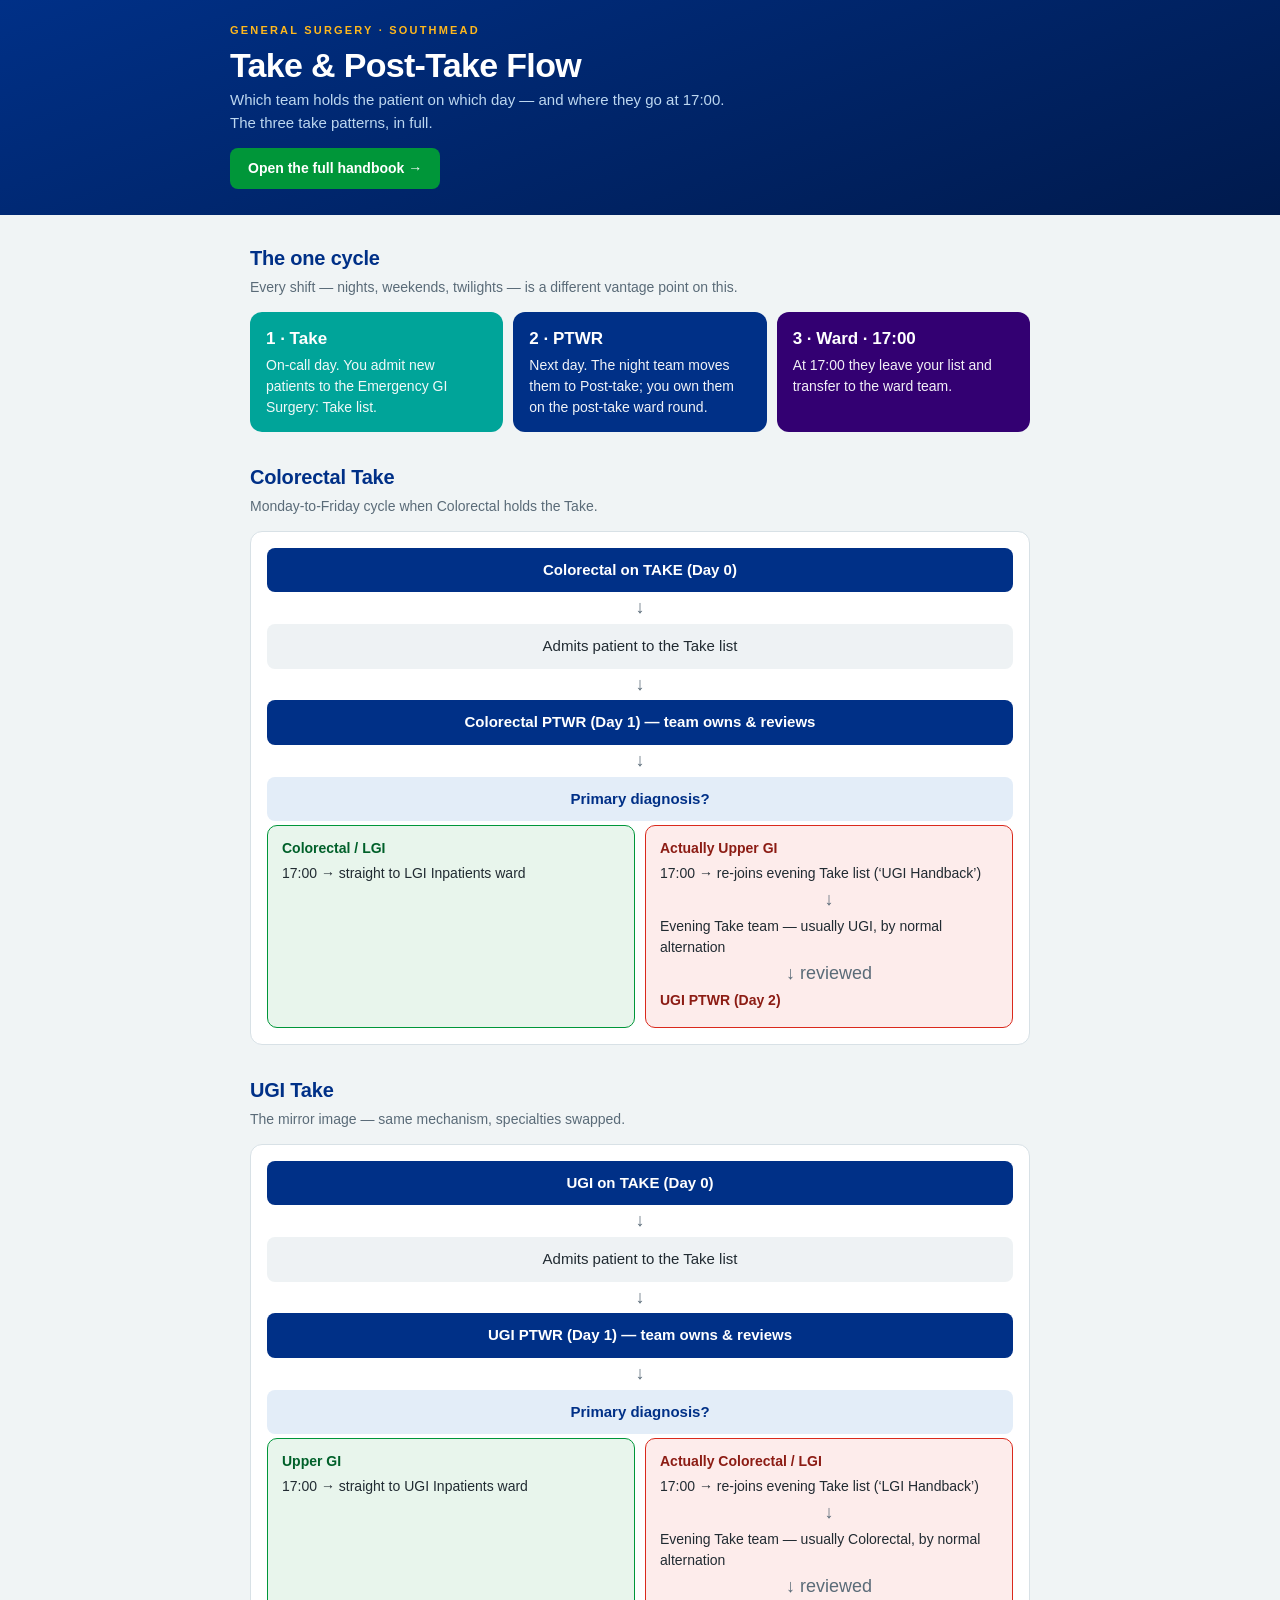
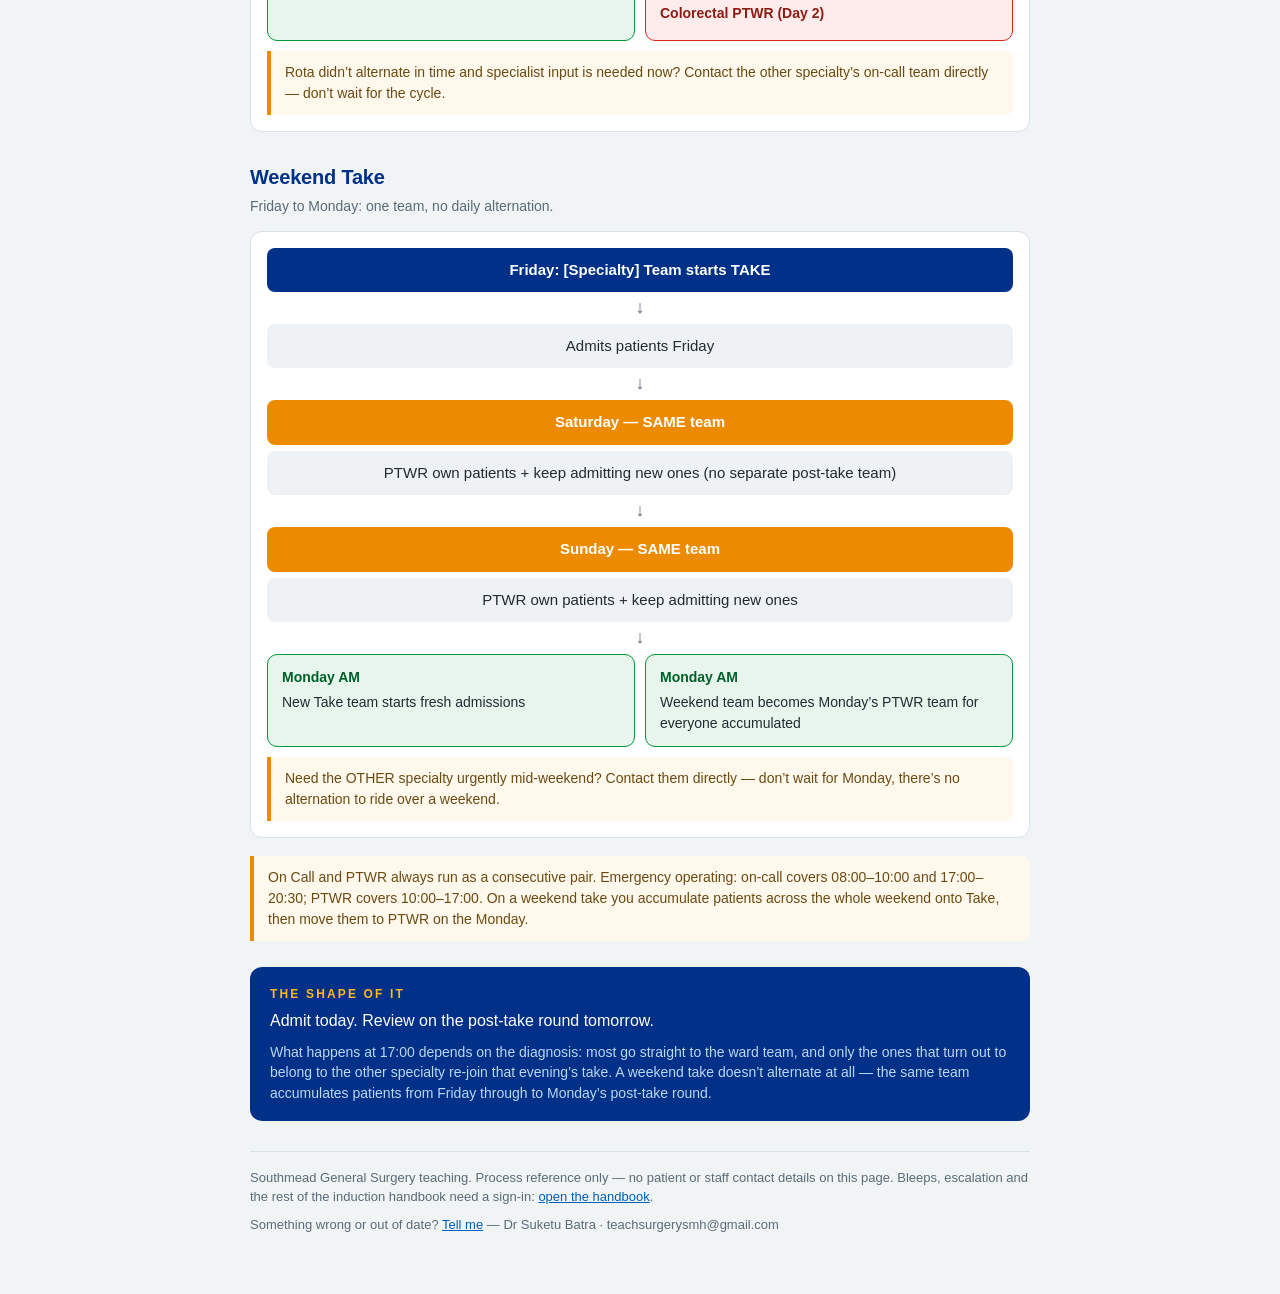
<file: takeflow.html>
<!DOCTYPE html>
<html lang="en">
<head>
<meta charset="UTF-8">
<meta name="viewport" content="width=device-width, initial-scale=1.0">
<meta name="theme-color" content="#003087">
<meta name="robots" content="noindex">
<title>Take &amp; Post-Take Flow | Southmead General Surgery</title>
<!--
  Public, no-sign-in page: the take / post-take flowcharts only.

  WHY THIS EXISTS SEPARATELY FROM induction.html
  The office posters need a QR that opens instantly, with no login, for people
  standing in 32B at 3am. The handbook itself cannot be that target: it carries
  staff bleeps, mobiles and consultant contact details (see the isApproved()
  comment in induction.html), and a poster gets photographed.

  This page carries the flow content ONLY - Take -> PTWR -> Ward and the three
  take flowcharts. It was checked against the handbook's `flow` module and
  contains no phone numbers, bleeps, mobiles, names or patient information.
  Nothing here is confidential; it is how the rotation works.

  Content mirrors the `flow` module. If that module changes, change this too.
-->
<style>
  :root{
    --navy:#003087; --blue:#005eb8; --teal:#00a499; --purple:#330072;
    --ink:#212b32; --muted:#5a6b78; --line:#d8e1e6; --paper:#f0f4f5;
    --green-bg:#e8f5ec; --green-br:#009639; --red-bg:#fdeceb; --red-br:#da291c;
  }
  *{box-sizing:border-box;margin:0;padding:0}
  body{font-family:-apple-system,BlinkMacSystemFont,"Segoe UI",Roboto,Arial,sans-serif;
    background:var(--paper);color:var(--ink);line-height:1.5;-webkit-font-smoothing:antialiased}
  header{background:linear-gradient(160deg,#003087,#001a4d);color:#fff;padding:22px 20px 26px}
  .wrap{max-width:820px;margin:0 auto}
  .eyebrow{font-size:11px;font-weight:700;letter-spacing:.2em;text-transform:uppercase;color:#ffb81c}
  header h1{font-size:clamp(24px,6vw,34px);line-height:1.08;margin:8px 0 6px;letter-spacing:-.02em}
  header p{color:#bcd7f0;font-size:15px;max-width:60ch}
  .open{display:inline-block;margin-top:14px;background:#009639;color:#fff;font-weight:700;
    font-size:14px;padding:10px 18px;border-radius:8px;text-decoration:none}
  main{padding:22px 20px 60px}
  h2{font-size:20px;color:var(--navy);margin:30px 0 4px;letter-spacing:-.01em}
  h2:first-of-type{margin-top:6px}
  .lede{color:var(--muted);font-size:14px;margin-bottom:14px}
  .cycle{display:grid;grid-template-columns:1fr;gap:10px;margin-bottom:8px}
  .cyc{border-radius:12px;padding:14px 16px;color:#fff}
  .cyc h3{font-size:17px;margin-bottom:3px}
  .cyc p{font-size:14px;opacity:.94}
  .c1{background:var(--teal)} .c2{background:var(--navy)} .c3{background:var(--purple)}
  .chart{background:#fff;border:1px solid var(--line);border-radius:12px;padding:16px;margin-bottom:8px}
  .node{background:var(--navy);color:#fff;border-radius:8px;padding:11px 14px;font-weight:700;
    font-size:15px;text-align:center}
  .node.soft{background:#eef2f4;color:var(--ink);font-weight:400}
  .node.q{background:#e3edf8;color:var(--navy);font-weight:700}
  .arrow{text-align:center;color:var(--muted);font-size:18px;line-height:1.1;margin:6px 0}
  .branch{display:grid;grid-template-columns:1fr 1fr;gap:10px;margin-top:4px}
  .b{border-radius:10px;padding:12px 14px;font-size:14px}
  .b.g{background:var(--green-bg);border:1px solid var(--green-br)}
  .b.r{background:var(--red-bg);border:1px solid var(--red-br)}
  .b strong{display:block;margin-bottom:4px}
  .b.g strong{color:#00602a} .b.r strong{color:#8c1c14}
  .note{background:#fff8ec;border-left:4px solid #ed8b00;border-radius:0 8px 8px 0;
    padding:11px 14px;font-size:14px;color:#6b4a12;margin-top:10px}
  .remember{background:var(--navy);color:#fff;border-radius:12px;padding:18px 20px;margin-top:26px}
  .remember b{display:block;font-size:12px;letter-spacing:.18em;text-transform:uppercase;
    color:#ffb81c;margin-bottom:6px}
  .remember p{font-size:16px;line-height:1.45}
  footer{border-top:1px solid var(--line);margin-top:30px;padding-top:16px;
    font-size:13px;color:var(--muted)}
  footer a{color:var(--blue)}
  @media(min-width:640px){ .cycle{grid-template-columns:repeat(3,1fr)} }
</style>
</head>
<body>

<header>
  <div class="wrap">
    <div class="eyebrow">General Surgery &middot; Southmead</div>
    <h1>Take &amp; Post-Take Flow</h1>
    <p>Which team holds the patient on which day &mdash; and where they go at 17:00. The three take patterns, in full.</p>
    <a class="open" href="induction.html">Open the full handbook &rarr;</a>
  </div>
</header>

<main class="wrap">

  <h2>The one cycle</h2>
  <p class="lede">Every shift &mdash; nights, weekends, twilights &mdash; is a different vantage point on this.</p>
  <div class="cycle">
    <div class="cyc c1"><h3>1 &middot; Take</h3><p>On-call day. You admit new patients to the Emergency GI Surgery: Take list.</p></div>
    <div class="cyc c2"><h3>2 &middot; PTWR</h3><p>Next day. The night team moves them to Post-take; you own them on the post-take ward round.</p></div>
    <div class="cyc c3"><h3>3 &middot; Ward &middot; 17:00</h3><p>At 17:00 they leave your list and transfer to the ward team.</p></div>
  </div>

  <h2>Colorectal Take</h2>
  <p class="lede">Monday-to-Friday cycle when Colorectal holds the Take.</p>
  <div class="chart">
    <div class="node">Colorectal on TAKE (Day 0)</div>
    <div class="arrow">&darr;</div>
    <div class="node soft">Admits patient to the Take list</div>
    <div class="arrow">&darr;</div>
    <div class="node">Colorectal PTWR (Day 1) &mdash; team owns &amp; reviews</div>
    <div class="arrow">&darr;</div>
    <div class="node q">Primary diagnosis?</div>
    <div class="branch">
      <div class="b g"><strong>Colorectal / LGI</strong>17:00 &rarr; straight to LGI Inpatients ward</div>
      <div class="b r"><strong>Actually Upper GI</strong>17:00 &rarr; re-joins evening Take list (&lsquo;UGI Handback&rsquo;)
        <div class="arrow">&darr;</div>
        Evening Take team &mdash; usually UGI, by normal alternation
        <div class="arrow">&darr; reviewed</div>
        <strong>UGI PTWR (Day 2)</strong></div>
    </div>
  </div>

  <h2>UGI Take</h2>
  <p class="lede">The mirror image &mdash; same mechanism, specialties swapped.</p>
  <div class="chart">
    <div class="node">UGI on TAKE (Day 0)</div>
    <div class="arrow">&darr;</div>
    <div class="node soft">Admits patient to the Take list</div>
    <div class="arrow">&darr;</div>
    <div class="node">UGI PTWR (Day 1) &mdash; team owns &amp; reviews</div>
    <div class="arrow">&darr;</div>
    <div class="node q">Primary diagnosis?</div>
    <div class="branch">
      <div class="b g"><strong>Upper GI</strong>17:00 &rarr; straight to UGI Inpatients ward</div>
      <div class="b r"><strong>Actually Colorectal / LGI</strong>17:00 &rarr; re-joins evening Take list (&lsquo;LGI Handback&rsquo;)
        <div class="arrow">&darr;</div>
        Evening Take team &mdash; usually Colorectal, by normal alternation
        <div class="arrow">&darr; reviewed</div>
        <strong>Colorectal PTWR (Day 2)</strong></div>
    </div>
    <div class="note">Rota didn&rsquo;t alternate in time and specialist input is needed now? Contact the other
      specialty&rsquo;s on-call team directly &mdash; don&rsquo;t wait for the cycle.</div>
  </div>

  <h2>Weekend Take</h2>
  <p class="lede">Friday to Monday: one team, no daily alternation.</p>
  <div class="chart">
    <div class="node">Friday: [Specialty] Team starts TAKE</div>
    <div class="arrow">&darr;</div>
    <div class="node soft">Admits patients Friday</div>
    <div class="arrow">&darr;</div>
    <div class="node" style="background:#ed8b00">Saturday &mdash; SAME team</div>
    <div class="node soft" style="margin-top:6px">PTWR own patients + keep admitting new ones (no separate post-take team)</div>
    <div class="arrow">&darr;</div>
    <div class="node" style="background:#ed8b00">Sunday &mdash; SAME team</div>
    <div class="node soft" style="margin-top:6px">PTWR own patients + keep admitting new ones</div>
    <div class="arrow">&darr;</div>
    <div class="branch">
      <div class="b g"><strong>Monday AM</strong>New Take team starts fresh admissions</div>
      <div class="b g"><strong>Monday AM</strong>Weekend team becomes Monday&rsquo;s PTWR team for everyone accumulated</div>
    </div>
    <div class="note">Need the OTHER specialty urgently mid-weekend? Contact them directly &mdash; don&rsquo;t wait
      for Monday, there&rsquo;s no alternation to ride over a weekend.</div>
  </div>

  <div class="note" style="margin-top:18px">On Call and PTWR always run as a consecutive pair. Emergency operating:
    on-call covers 08:00&ndash;10:00 and 17:00&ndash;20:30; PTWR covers 10:00&ndash;17:00. On a weekend take you
    accumulate patients across the whole weekend onto Take, then move them to PTWR on the Monday.</div>

  <div class="remember">
    <b>The shape of it</b>
    <p>Admit today. Review on the post-take round tomorrow.</p>
    <p style="font-size:14px;color:#bcd7f0;margin-top:10px;line-height:1.45">
      What happens at 17:00 depends on the diagnosis: most go straight to the ward team, and only the ones
      that turn out to belong to the other specialty re-join that evening&rsquo;s take. A weekend take
      doesn&rsquo;t alternate at all &mdash; the same team accumulates patients from Friday through to
      Monday&rsquo;s post-take round.</p>
  </div>

  <footer>
    <p>Southmead General Surgery teaching. Process reference only &mdash; no patient or staff contact
      details on this page. Bleeps, escalation and the rest of the induction handbook need a sign-in:
      <a href="induction.html">open the handbook</a>.</p>
    <p style="margin-top:8px">Something wrong or out of date?
      <a href="./?report=bug">Tell me</a> &mdash; Dr Suketu Batra &middot; teachsurgerysmh@gmail.com</p>
  </footer>
</main>

<script>
  // Same fire-and-forget QI shape the handbook uses, so poster scans show up
  // in the dashboard alongside everything else. Never throws, never blocks.
  (function(){
    try{
      var K='eyJhbGciOiJIUzI1NiIsInR5cCI6IkpXVCJ9.eyJpc3MiOiJzdXBhYmFzZSIsInJlZiI6InJ1ZmloeGpxdXdybHVhZW5tYmFhIiwicm9sZSI6ImFub24iLCJpYXQiOjE3NzgyOTg4NDMsImV4cCI6MjA5Mzg3NDg0M30.6o8GrCPcQ__JjrGLUiqQwdgWcM1Qk_02TvLvTOwUjyg';
      var p=new URLSearchParams(location.search);
      fetch('https://rufihxjquwrluaenmbaa.supabase.co/rest/v1/qi_events',{
        method:'POST',keepalive:true,
        headers:{'apikey':K,'Authorization':'Bearer '+K,'Content-Type':'application/json','Prefer':'return=minimal'},
        body:JSON.stringify({event_type:'takeflow_opened',actor_type:'public',
          metadata:{src:p.get('src')||null},source:'takeflow',
          user_agent:(navigator.userAgent||'').slice(0,250)})
      }).catch(function(){});
    }catch(e){}
  })();
</script>
</body>
</html>
</file>
<file: styles.css>
:root {
  --nhs-blue: #005eb8;
  --nhs-dark-blue: #003087;
  --nhs-light-blue: #41b6e6;
  --nhs-aqua: #00a9ce;
  --nhs-green: #009639;
  --nhs-red: #da291c;
  --nhs-orange: #ed8b00;
  --nhs-grey: #768692;
  --nhs-pale-grey: #e8edee;
  --nhs-bg: #f0f4f5;
  --nhs-white: #ffffff;
  --nhs-black: #231f20;
  --shadow: 0 2px 8px rgba(0,0,0,0.10);
  --radius: 8px;
}
*, *::before, *::after { box-sizing: border-box; margin: 0; padding: 0; }
body { font-family: 'Arial', 'Helvetica Neue', sans-serif; background: var(--nhs-bg); color: var(--nhs-black); line-height: 1.5; }
a { color: var(--nhs-blue); text-decoration: none; }
a:hover { text-decoration: underline; }
.header { background: var(--nhs-dark-blue); color: white; padding: 10px 20px; position: sticky; top: 0; z-index: 100; box-shadow: var(--shadow); }
.header-inner { max-width: 1200px; margin: 0 auto; display: flex; align-items: center; justify-content: space-between; flex-wrap: wrap; gap: 8px; }
.header-left { display: flex; align-items: center; gap: 12px; }
.header-logo { font-size: 22px; font-weight: 700; letter-spacing: -0.5px; }
.header-logo small { font-size: 13px; font-weight: 400; opacity: 0.85; display: block; }
.admin-badge { background: var(--nhs-orange); color: white; padding: 2px 10px; border-radius: 12px; font-size: 12px; font-weight: 600; display: none; }
.admin-badge.show { display: inline-block; }
.header-actions {
  /* .header-actions now lives OUTSIDE <header> in the DOM (so the drawer can
     escape the header's sticky stacking context). On desktop, pin it visually
     to the top-right of the header with position:fixed. */
  position: fixed;
  top: 14px;
  right: 20px;
  display: flex;
  gap: 8px;
  flex-wrap: wrap;
  justify-content: flex-end;
  z-index: 101;
  max-width: calc(100% - 260px);
}
.btn { padding: 7px 16px; border: none; border-radius: var(--radius); font-size: 13px; font-weight: 600; cursor: pointer; transition: all 0.2s; display: inline-flex; align-items: center; gap: 6px; }
.btn-white { background: white; color: var(--nhs-blue); }
.btn-white:hover { background: var(--nhs-pale-grey); }
.btn-outline { background: transparent; color: white; border: 1.5px solid rgba(255,255,255,0.5); }
.btn-outline:hover { border-color: white; background: rgba(255,255,255,0.1); }
.btn-green { background: var(--nhs-green); color: white; }
.btn-green:hover { background: #007a2f; }
.btn-red { background: var(--nhs-red); color: white; }
.btn-red:hover { background: #b8221a; }
.btn-orange { background: var(--nhs-orange); color: white; }
.btn-orange:hover { background: #d17d00; }
.admin-only { display: none !important; }
body.is-admin .admin-only { display: inline-flex !important; }
body.is-admin .admin-only-block { display: block !important; }
body.is-admin .admin-badge { display: inline-block; }
.offline-banner { background: #fff3cd; border-bottom: 2px solid var(--nhs-orange); padding: 10px 20px; text-align: center; font-size: 13px; color: #664d03; display: none; }
.offline-banner.show { display: block; }
.nav-bar { background: var(--nhs-dark-blue); padding: 0 20px; position: sticky; top: 0; z-index: 99; overflow: visible; }
.nav-inner { max-width: 1200px; margin: 0 auto; display: flex; gap: 0; align-items: stretch; overflow: visible; }
.nav-tab { padding: 11px 18px; color: rgba(255,255,255,0.7); font-size: 13px; font-weight: 600; cursor: pointer; border-bottom: 3px solid transparent; transition: all 0.2s; white-space: nowrap; }
.nav-tab:hover { color: white; background: rgba(255,255,255,0.05); }
.nav-tab.active { color: white; border-bottom-color: var(--nhs-light-blue); }
.nav-more-wrapper { position: relative; display: none; }
body.is-admin .nav-more-wrapper { display: flex; }
.nav-more-btn { padding: 11px 18px; color: rgba(255,255,255,0.7); font-size: 13px; font-weight: 600; cursor: pointer; border: none; background: none; border-bottom: 3px solid transparent; white-space: nowrap; display: flex; align-items: center; gap: 4px; }
.nav-more-btn:hover { color: white; background: rgba(255,255,255,0.05); }
.nav-more-btn.has-active { color: white; border-bottom-color: var(--nhs-light-blue); }
.nav-dropdown { display: none; position: fixed; top: auto; left: auto; background: white; border-radius: 0 0 8px 8px; box-shadow: 0 8px 24px rgba(0,0,0,0.18); min-width: 200px; z-index: 200; overflow: hidden; }
.nav-dropdown.show { display: block; }
.nav-dropdown-item { padding: 10px 18px; font-size: 13px; font-weight: 600; color: #4C6272; cursor: pointer; transition: all 0.15s; border-left: 3px solid transparent; }
.nav-dropdown-item:hover { background: var(--nhs-bg); color: var(--nhs-blue); }
.nav-dropdown-item.active { background: #e0f5fa; color: var(--nhs-blue); border-left-color: var(--nhs-blue); }
.admin-dashboard { max-width: 1200px; margin: 0 auto; padding: 20px; }
.admin-dashboard h2 { font-size: 20px; color: var(--nhs-dark-blue); margin-bottom: 16px; }
.action-centre { display: grid; grid-template-columns: repeat(auto-fit, minmax(160px, 1fr)); gap: 12px; margin-bottom: 24px; }
.action-card { background: white; border-radius: var(--radius); padding: 16px; box-shadow: var(--shadow); cursor: pointer; transition: transform 0.15s, box-shadow 0.15s; border-left: 4px solid var(--nhs-grey); text-align: center; }
.action-card:hover { transform: translateY(-2px); box-shadow: 0 4px 16px rgba(0,0,0,0.12); }
.action-card .ac-count { font-size: 32px; font-weight: 700; line-height: 1; }
.action-card .ac-label { font-size: 12px; color: var(--nhs-grey); margin-top: 4px; text-transform: uppercase; letter-spacing: 0.5px; }
.action-card.ac-urgent { border-left-color: var(--nhs-red); }
.action-card.ac-warning { border-left-color: var(--nhs-orange); }
.action-card.ac-info { border-left-color: var(--nhs-blue); }
.action-card.ac-good { border-left-color: var(--nhs-green); }
.quick-actions { display: grid; grid-template-columns: repeat(auto-fill, minmax(140px, 1fr)); gap: 10px; margin-bottom: 24px; }
.qa-tile { background: white; border-radius: var(--radius); padding: 14px 12px; text-align: center; cursor: pointer; transition: all 0.15s; box-shadow: var(--shadow); border: 1.5px solid transparent; }
.qa-tile:hover { border-color: var(--nhs-blue); transform: translateY(-1px); }
.qa-tile .qa-icon { font-size: 24px; margin-bottom: 6px; }
.qa-tile .qa-text { font-size: 12px; font-weight: 600; color: var(--nhs-dark-blue); }
.week-overview { background: white; border-radius: var(--radius); padding: 18px; box-shadow: var(--shadow); margin-bottom: 24px; }
.week-overview h3 { font-size: 15px; color: var(--nhs-dark-blue); margin-bottom: 12px; border-bottom: 2px solid var(--nhs-pale-grey); padding-bottom: 8px; }
.week-session { display: flex; align-items: center; gap: 12px; padding: 10px 0; border-bottom: 1px solid var(--nhs-pale-grey); cursor: pointer; }
.week-session:last-child { border-bottom: none; }
.week-session:hover { background: var(--nhs-bg); margin: 0 -18px; padding: 10px 18px; border-radius: 4px; }
.week-session .ws-date { min-width: 60px; font-size: 12px; font-weight: 700; color: var(--nhs-blue); text-align: center; }
.week-session .ws-date .ws-day { font-size: 10px; color: var(--nhs-grey); font-weight: 600; }
.week-session .ws-info { flex: 1; }
.week-session .ws-topic { font-size: 14px; font-weight: 600; color: var(--nhs-dark-blue); }
.week-session .ws-meta { font-size: 12px; color: var(--nhs-grey); }
.activity-feed { background: white; border-radius: var(--radius); padding: 18px; box-shadow: var(--shadow); }
.activity-feed h3 { font-size: 15px; color: var(--nhs-dark-blue); margin-bottom: 12px; border-bottom: 2px solid var(--nhs-pale-grey); padding-bottom: 8px; }
.feed-item { display: flex; gap: 10px; padding: 10px 0; border-bottom: 1px solid var(--nhs-pale-grey); font-size: 13px; }
.feed-item:last-child { border-bottom: none; }
.feed-item .feed-icon { width: 32px; height: 32px; border-radius: 50%; display: flex; align-items: center; justify-content: center; font-size: 14px; flex-shrink: 0; }
.feed-item .feed-text { flex: 1; color: var(--nhs-black); }
.feed-item .feed-time { font-size: 11px; color: var(--nhs-grey); white-space: nowrap; }
.dash-section-header { display: flex; justify-content: space-between; align-items: center; margin-bottom: 12px; }
.dash-section-header h3 { margin-bottom: 0; border: none; padding: 0; }
.welcome-banner { background: linear-gradient(135deg, var(--nhs-blue), var(--nhs-dark-blue)); color: white; padding: 30px 20px; text-align: center; }
.welcome-banner h2 { font-size: 22px; margin-bottom: 6px; }
.welcome-banner p { opacity: 0.85; font-size: 14px; max-width: 600px; margin: 0 auto; }
.stats-bar { background: white; border-bottom: 1px solid var(--nhs-pale-grey); padding: 16px 20px; display: none; }
body.is-admin .stats-bar { display: block; }
.stats-inner { max-width: 1200px; margin: 0 auto; display: flex; gap: 16px; flex-wrap: wrap; }
.stat-card { background: var(--nhs-bg); border-radius: var(--radius); padding: 12px 18px; flex: 1; min-width: 120px; text-align: center; }
.stat-card .stat-num { font-size: 26px; font-weight: 700; color: var(--nhs-blue); }
.stat-card .stat-label { font-size: 11px; color: var(--nhs-grey); text-transform: uppercase; letter-spacing: 0.5px; }
.filters-bar { background: white; border-bottom: 1px solid var(--nhs-pale-grey); padding: 14px 20px; }
.filters-inner { max-width: 1200px; margin: 0 auto; display: flex; align-items: center; gap: 10px; flex-wrap: wrap; }
.search-box { padding: 8px 14px; border: 1.5px solid var(--nhs-pale-grey); border-radius: var(--radius); font-size: 13px; width: 220px; outline: none; transition: border 0.2s; }
.search-box:focus { border-color: var(--nhs-blue); }
.filter-chip { padding: 6px 14px; border-radius: 20px; font-size: 12px; font-weight: 600; cursor: pointer; border: 1.5px solid var(--nhs-pale-grey); background: white; color: var(--nhs-grey); transition: all 0.2s; }
.filter-chip:hover { border-color: var(--nhs-blue); color: var(--nhs-blue); }
.filter-chip.active { background: var(--nhs-blue); color: white; border-color: var(--nhs-blue); }
.month-select { padding: 8px 12px; border: 1.5px solid var(--nhs-pale-grey); border-radius: var(--radius); font-size: 13px; outline: none; background: white; cursor: pointer; }
.main-content { max-width: 1200px; margin: 0 auto; padding: 20px; }
.month-group { margin-bottom: 24px; }
.month-group h3 { font-size: 16px; color: var(--nhs-dark-blue); margin-bottom: 10px; padding-bottom: 6px; border-bottom: 2px solid var(--nhs-pale-grey); }
.event-card { background: white; border-radius: var(--radius); padding: 14px 16px; margin-bottom: 10px; box-shadow: var(--shadow); border-left: 5px solid var(--nhs-grey); cursor: pointer; transition: transform 0.15s, box-shadow 0.15s; position: relative; }
.event-card:hover { transform: translateY(-1px); box-shadow: 0 4px 16px rgba(0,0,0,0.12); }
.event-card.status-completed { border-left-color: var(--nhs-green); }
.event-card.status-cancelled { border-left-color: var(--nhs-red); }
.event-card.status-tbd { border-left-color: var(--nhs-orange); }
.event-card.status-upcoming { border-left-color: var(--nhs-aqua); }
.event-card.draft { border-left-style: dashed; border-left-color: var(--nhs-grey); }
.event-card .card-top { display: flex; justify-content: space-between; align-items: flex-start; gap: 10px; }
.event-card .card-date { font-size: 13px; color: var(--nhs-grey); font-weight: 600; }
.event-card .card-topic { font-size: 15px; font-weight: 700; color: var(--nhs-dark-blue); margin: 4px 0; }
.event-card .card-details { font-size: 13px; color: var(--nhs-grey); }
.event-card .card-details span { margin-right: 14px; }
.event-card .card-status { font-size: 11px; font-weight: 700; text-transform: uppercase; padding: 2px 10px; border-radius: 10px; }
.status-pill-completed { background: #e6f4ea; color: var(--nhs-green); }
.status-pill-cancelled { background: #fde8e8; color: var(--nhs-red); }
.status-pill-tbd { background: #fff4e0; color: var(--nhs-orange); }
.status-pill-upcoming { background: #e0f5fa; color: var(--nhs-aqua); }
.event-card .card-notes { font-size: 12px; color: var(--nhs-orange); margin-top: 4px; font-style: italic; }
.event-card .card-draft-badge { background: var(--nhs-pale-grey); color: var(--nhs-grey); font-size: 10px; padding: 1px 8px; border-radius: 8px; font-weight: 700; margin-left: 6px; }
.event-card .last-edit-info { font-size: 11px; color: #aaa; margin-top: 6px; border-top: 1px solid var(--nhs-pale-grey); padding-top: 4px; }
.cal-header { display: flex; align-items: center; justify-content: space-between; margin-bottom: 14px; }
.cal-header h3 { font-size: 18px; color: var(--nhs-dark-blue); }
.cal-nav-btn { background: var(--nhs-blue); color: white; border: none; border-radius: var(--radius); padding: 6px 14px; font-size: 14px; cursor: pointer; }
.cal-nav-btn:hover { background: var(--nhs-dark-blue); }
.cal-grid { display: grid; grid-template-columns: repeat(7, minmax(0, 1fr)); gap: 2px; }
.cal-day-header { background: var(--nhs-dark-blue); color: white; text-align: center; padding: 8px 4px; font-size: 12px; font-weight: 700; }
.cal-cell { background: white; min-height: 90px; padding: 4px; border: 1px solid var(--nhs-pale-grey); position: relative; }
.cal-cell.empty { background: var(--nhs-bg); }
.cal-cell .cal-date { font-size: 12px; color: var(--nhs-grey); font-weight: 600; margin-bottom: 2px; }
.cal-cell.today { border: 2px solid var(--nhs-blue); }
.cal-event { font-size: 10px; padding: 2px 4px; border-radius: 3px; margin-bottom: 2px; cursor: pointer; overflow: hidden; white-space: nowrap; text-overflow: ellipsis; }
.cal-event.status-completed { background: #e6f4ea; color: var(--nhs-green); }
.cal-event.status-cancelled { background: #fde8e8; color: var(--nhs-red); text-decoration: line-through; }
.cal-event.status-tbd { background: #fff4e0; color: var(--nhs-orange); }
.cal-event.status-upcoming { background: #e0f5fa; color: var(--nhs-aqua); }
.cal-cell.has-empty-slot { cursor: pointer; }
.cal-cell.has-empty-slot:hover { background: #f0faf0; }
.cal-cell.bank-holiday { background: #fef7f0; }
.cal-cell.bank-holiday .cal-date { color: #d5281b; }
.cal-empty-slot { font-size: 10px; padding: 2px 4px; border-radius: 3px; margin-bottom: 2px; cursor: pointer; background: #f0f4f5; color: var(--nhs-green); border: 1px dashed var(--nhs-green); text-align: center; transition: all 0.15s; }
.cal-empty-slot:hover { background: #e6f4ea; border-color: var(--nhs-green); }
.ideas-section { background: white; border-radius: var(--radius); padding: 18px; margin-bottom: 16px; box-shadow: var(--shadow); }
.ideas-section h3 { color: var(--nhs-dark-blue); font-size: 16px; margin-bottom: 10px; border-bottom: 2px solid var(--nhs-pale-grey); padding-bottom: 6px; }
.idea-item { padding: 6px 0; border-bottom: 1px solid var(--nhs-pale-grey); font-size: 13px; display: flex; align-items: center; gap: 8px; }
.idea-item:last-child { border-bottom: none; }
.idea-done { color: var(--nhs-green); }
.idea-pending { color: var(--nhs-orange); }
.idea-assigned { font-size: 11px; color: var(--nhs-grey); background: var(--nhs-pale-grey); padding: 1px 8px; border-radius: 8px; }
.idea-list-item { padding: 5px 0; font-size: 13px; color: var(--nhs-black); border-bottom: 1px solid var(--nhs-pale-grey); }
.idea-list-item:last-child { border-bottom: none; }
.log-entry { background: white; border-radius: var(--radius); padding: 12px 16px; margin-bottom: 8px; box-shadow: var(--shadow); border-left: 4px solid var(--nhs-light-blue); }
.log-entry .log-time { font-size: 11px; color: var(--nhs-grey); }
.log-entry .log-user { font-weight: 700; color: var(--nhs-dark-blue); font-size: 13px; }
.log-entry .log-action { font-size: 13px; color: var(--nhs-black); margin-top: 2px; }
.modal-overlay { display: none; position: fixed; top: 0; left: 0; right: 0; bottom: 0; background: rgba(0,0,0,0.5); backdrop-filter: blur(3px); z-index: 200; align-items: center; justify-content: center; padding: 20px; }
.modal-overlay.show { display: flex; }
.modal { background: white; border-radius: 12px; width: 100%; max-width: 520px; max-height: 90vh; overflow-y: auto; box-shadow: 0 8px 40px rgba(0,0,0,0.2); }
.modal-header { background: var(--nhs-blue); color: white; padding: 16px 20px; border-radius: 12px 12px 0 0; display: flex; align-items: center; justify-content: space-between; }
.modal-header h3 { font-size: 16px; }
.modal-close { background: none; border: none; color: white; font-size: 22px; cursor: pointer; padding: 0 4px; }
.modal-body { padding: 20px; }
.modal-body label { display: block; font-size: 13px; font-weight: 600; color: var(--nhs-dark-blue); margin-bottom: 4px; margin-top: 12px; }
.modal-body label:first-child { margin-top: 0; }
.modal-body input, .modal-body select, .modal-body textarea { width: 100%; padding: 9px 12px; border: 1.5px solid var(--nhs-pale-grey); border-radius: var(--radius); font-size: 13px; outline: none; font-family: inherit; }
.modal-body input:focus, .modal-body select:focus, .modal-body textarea:focus { border-color: var(--nhs-blue); }
.modal-body textarea { resize: vertical; min-height: 60px; }
.modal-footer { padding: 14px 20px; border-top: 1px solid var(--nhs-pale-grey); display: flex; gap: 8px; justify-content: flex-end; }
.checkbox-row { display: flex; align-items: center; gap: 8px; margin-top: 12px; }
.checkbox-row input[type="checkbox"] { width: auto; }
.detail-modal .modal { max-width: 700px; }
.detail-modal .modal-footer { flex-wrap: wrap; justify-content: flex-start; gap: 6px; }
.detail-actions-row { display: flex; gap: 6px; flex-wrap: wrap; margin-bottom: 14px; }
.detail-actions-row .btn { font-size: 12px; padding: 6px 12px; }
.teacher-picker-wrap { background: var(--nhs-bg); border-radius: var(--radius); padding: 12px; margin-top: 12px; }
.teacher-picker-wrap label { font-size: 12px; font-weight: 600; color: var(--nhs-dark-blue); margin-bottom: 6px; display: block; margin-top: 0; }
.teacher-picker-wrap select, .teacher-picker-wrap input { width: 100%; padding: 8px 10px; border: 1.5px solid var(--nhs-pale-grey); border-radius: var(--radius); font-size: 13px; }
.attendance-summary { background: var(--nhs-bg); border-radius: var(--radius); padding: 12px; margin-top: 14px; }
.attendance-summary h4 { font-size: 13px; color: var(--nhs-dark-blue); margin-bottom: 8px; }
.att-name-chip { display: inline-block; background: white; border: 1px solid var(--nhs-pale-grey); border-radius: 12px; padding: 2px 10px; font-size: 11px; margin: 2px; color: var(--nhs-dark-blue); }
.detail-field { margin-bottom: 10px; }
.detail-field .detail-label { font-size: 11px; text-transform: uppercase; color: var(--nhs-grey); letter-spacing: 0.5px; font-weight: 700; }
.detail-field .detail-value { font-size: 14px; color: var(--nhs-black); }
.fab { position: fixed; bottom: 24px; right: 24px; width: 56px; height: 56px; border-radius: 50%; background: var(--nhs-green); color: white; border: none; font-size: 28px; cursor: pointer; box-shadow: 0 4px 16px rgba(0,0,0,0.2); z-index: 50; display: none; transition: transform 0.2s; }
.fab:hover { transform: scale(1.08); }
body.is-admin .fab { display: flex; align-items: center; justify-content: center; }
.toast { position: fixed; bottom: 24px; left: 50%; transform: translateX(-50%) translateY(80px); background: var(--nhs-dark-blue); color: white; padding: 12px 24px; border-radius: var(--radius); font-size: 14px; font-weight: 600; box-shadow: var(--shadow); z-index: 300; opacity: 0; transition: all 0.3s; pointer-events: none; }
.toast.show { opacity: 1; transform: translateX(-50%) translateY(0); }
.footer { text-align: center; padding: 20px; color: var(--nhs-grey); font-size: 12px; margin-top: 30px; border-top: 1px solid var(--nhs-pale-grey); }
.email-preview { background: var(--nhs-bg); border-radius: var(--radius); padding: 14px; font-size: 13px; margin-top: 10px; white-space: pre-wrap; word-break: break-word; }
.loading-spinner { display: inline-block; width: 20px; height: 20px; border: 3px solid var(--nhs-pale-grey); border-top-color: var(--nhs-blue); border-radius: 50%; animation: spin 0.8s linear infinite; }
@keyframes spin { to { transform: rotate(360deg); } }
/* Learner styles */
.learner-badge { background: var(--nhs-green); color: white; padding: 2px 10px; border-radius: 12px; font-size: 12px; font-weight: 600; display: none; }
.learner-badge.show { display: inline-block; }
body.is-learner .learner-only { display: inline-flex !important; }
body.is-learner .learner-only-block { display: block !important; }
.learner-only { display: none !important; }
.star-rating { display: inline-flex; gap: 2px; cursor: pointer; font-size: 24px; }
.star-rating .star { color: #ccc; transition: color 0.15s; user-select: none; }
.star-rating .star.filled { color: #f5a623; }
.star-rating .star:hover, .star-rating .star.hover { color: #f5a623; }
.feedback-card { background: white; border-radius: var(--radius); padding: 16px; margin-bottom: 12px; box-shadow: var(--shadow); border-left: 4px solid var(--nhs-light-blue); }
.progress-bar { background: var(--nhs-pale-grey); border-radius: 10px; height: 12px; overflow: hidden; }
.progress-bar-fill { background: linear-gradient(90deg, var(--nhs-blue), var(--nhs-green)); height: 100%; border-radius: 10px; transition: width 0.5s; }
.dashboard-card { background: white; border-radius: var(--radius); padding: 20px; margin-bottom: 16px; box-shadow: var(--shadow); }
.dashboard-card h4 { color: var(--nhs-dark-blue); margin-bottom: 12px; font-size: 15px; }
.attendance-table { width: 100%; border-collapse: collapse; font-size: 13px; }
.attendance-table th, .attendance-table td { padding: 8px 12px; border-bottom: 1px solid var(--nhs-pale-grey); text-align: left; }
.attendance-table th { background: var(--nhs-bg); font-weight: 600; color: var(--nhs-dark-blue); }
/* 10-point scale rating */
.scale-rating { margin-bottom: 8px; }
.scale-buttons { display: flex; gap: 4px; flex-wrap: wrap; }
.scale-btn { width: 36px; height: 36px; border-radius: 8px; border: 1.5px solid var(--nhs-pale-grey); background: white; color: var(--nhs-grey); font-size: 14px; font-weight: 600; cursor: pointer; transition: all 0.2s; display: flex; align-items: center; justify-content: center; }
.scale-btn:hover { border-color: var(--nhs-blue); color: var(--nhs-blue); background: #e8f0fe; }
.scale-btn.selected { background: var(--nhs-blue); color: white; border-color: var(--nhs-blue); }
.scale-btn.selected.low { background: #da291c; border-color: #da291c; }
.scale-btn.selected.mid { background: #ed8b00; border-color: #ed8b00; }
.scale-btn.selected.high { background: var(--nhs-green); border-color: var(--nhs-green); }
.scale-labels { display: flex; justify-content: space-between; font-size: 11px; color: var(--nhs-grey); margin-top: 2px; padding: 0 2px; }
/* Teacher badge */
.teacher-badge { background: #ed8b00; color: white; padding: 2px 10px; border-radius: 12px; font-size: 12px; font-weight: 600; display: none; }
.teacher-badge.show { display: inline-block; }
/* Feedback score bar for admin/teacher view */
.score-bar { display: flex; align-items: center; gap: 8px; margin: 4px 0; }
.score-bar-label { font-size: 12px; color: var(--nhs-grey); min-width: 200px; }
.score-bar-track { flex: 1; height: 8px; background: var(--nhs-pale-grey); border-radius: 4px; overflow: hidden; }
.score-bar-fill { height: 100%; border-radius: 4px; transition: width 0.4s; }
.score-bar-value { font-size: 13px; font-weight: 600; min-width: 32px; text-align: right; }
.pace-radio { display: inline-flex; gap: 8px; }
.pace-radio label { padding: 6px 14px; border: 1.5px solid var(--nhs-pale-grey); border-radius: 20px; font-size: 12px; cursor: pointer; transition: all 0.2s; }
.pace-radio label:hover { border-color: var(--nhs-blue); }
.pace-radio input:checked + label, .pace-radio label.selected { background: var(--nhs-blue); color: white; border-color: var(--nhs-blue); }
.pace-radio input { display: none; }
.toggle-switch { position: relative; display: inline-block; width: 44px; height: 24px; }
.toggle-switch input { opacity: 0; width: 0; height: 0; }
.toggle-slider { position: absolute; cursor: pointer; top: 0; left: 0; right: 0; bottom: 0; background: #ccc; border-radius: 24px; transition: 0.3s; }
.toggle-slider:before { position: absolute; content: ""; height: 18px; width: 18px; left: 3px; bottom: 3px; background: white; border-radius: 50%; transition: 0.3s; }
.toggle-switch input:checked + .toggle-slider { background: var(--nhs-green); }
.toggle-switch input:checked + .toggle-slider:before { transform: translateX(20px); }
/* ===================== INBOX (Gmail-style, mobile-first, v3.5.2) ===================== */
.inbox-container { display: grid; grid-template-columns: 360px 1fr; gap: 0; min-height: 540px; background: white; border-radius: var(--radius); box-shadow: var(--shadow); overflow: hidden; }
.inbox-sidebar { border-right: 1px solid var(--nhs-pale-grey); overflow-y: auto; max-height: 640px; background: white; }
.inbox-sidebar-header { padding: 14px 16px; background: var(--nhs-bg); border-bottom: 1px solid var(--nhs-pale-grey); font-size: 14px; font-weight: 700; color: var(--nhs-dark-blue); display: flex; align-items: center; justify-content: space-between; gap: 8px; }

/* Gmail-style thread rows */
.inbox-thread-item {
  padding: 12px 16px;
  border-bottom: 1px solid var(--nhs-pale-grey);
  cursor: pointer;
  transition: background 0.15s;
  display: flex;
  align-items: flex-start;
  gap: 12px;
}
.inbox-thread-item:hover { background: var(--nhs-bg); }
.inbox-thread-item.active { background: #e0f5fa; }
.inbox-thread-avatar {
  width: 40px; height: 40px;
  border-radius: 50%;
  display: flex; align-items: center; justify-content: center;
  color: white; font-weight: 700; font-size: 14px;
  flex-shrink: 0;
  background: var(--nhs-blue);
}
.inbox-thread-body { flex: 1; min-width: 0; }
.inbox-thread-row1 { display: flex; justify-content: space-between; align-items: baseline; gap: 8px; margin-bottom: 2px; }
.inbox-thread-from { font-size: 13.5px; color: var(--nhs-black); overflow: hidden; text-overflow: ellipsis; white-space: nowrap; }
.inbox-thread-date { font-size: 11px; color: var(--nhs-grey); flex-shrink: 0; font-weight: 500; }
.inbox-thread-subject { font-size: 13px; color: var(--nhs-black); overflow: hidden; text-overflow: ellipsis; white-space: nowrap; margin-bottom: 1px; }
.inbox-thread-snippet { font-size: 12px; color: var(--nhs-grey); overflow: hidden; text-overflow: ellipsis; white-space: nowrap; line-height: 1.3; }
.inbox-thread-item.unread .inbox-thread-from,
.inbox-thread-item.unread .inbox-thread-subject { font-weight: 700; color: var(--nhs-dark-blue); }
.inbox-thread-item.unread .inbox-thread-date { color: var(--nhs-blue); font-weight: 700; }
/* Back-compat for old selectors */
.inbox-thread-item .thread-subject { font-size: 13px; color: var(--nhs-black); }
.inbox-thread-item .thread-meta { font-size: 11px; color: var(--nhs-grey); }
.inbox-thread-item.unread .thread-subject { font-weight: 700; color: var(--nhs-dark-blue); }

/* Main pane (thread detail) */
.inbox-main { display: flex; flex-direction: column; background: white; }
.inbox-main-header { padding: 14px 20px; background: white; border-bottom: 1px solid var(--nhs-pale-grey); display: flex; align-items: flex-start; gap: 12px; }
.inbox-back-btn { display: none; background: none; border: none; font-size: 22px; color: var(--nhs-dark-blue); cursor: pointer; padding: 4px 8px; flex-shrink: 0; line-height: 1; min-height: 36px; align-items: center; }
.inbox-main-header h4 { font-size: 17px; color: var(--nhs-dark-blue); margin-bottom: 4px; line-height: 1.3; word-break: break-word; }
.inbox-main-header .inbox-meta { font-size: 12px; color: var(--nhs-grey); }
.inbox-main-header-text { flex: 1; min-width: 0; }
.inbox-messages { flex: 1; overflow-y: auto; padding: 14px 18px; max-height: 420px; background: var(--nhs-bg); }
.inbox-message {
  margin-bottom: 12px;
  padding: 14px 16px;
  border-radius: 10px;
  font-size: 13.5px;
  background: white;
  box-shadow: 0 1px 2px rgba(0,0,0,0.06);
  border: 1px solid var(--nhs-pale-grey);
  border-left: 3px solid var(--nhs-grey);
}
.inbox-message.sent { border-left-color: var(--nhs-blue); background: #f5fbff; }
.inbox-message.received { border-left-color: var(--nhs-green); background: white; }
.inbox-message .msg-header { display: flex; justify-content: space-between; align-items: center; margin-bottom: 8px; gap: 8px; }
.inbox-message .msg-from { font-weight: 700; color: var(--nhs-dark-blue); font-size: 13px; }
.inbox-message .msg-time { font-size: 11px; color: var(--nhs-grey); flex-shrink: 0; }
.inbox-message .msg-body { color: var(--nhs-black); line-height: 1.55; max-height: 360px; overflow-y: auto; word-wrap: break-word; }
.inbox-message .msg-body p { margin-bottom: 8px; }

/* Reply composer */
.inbox-reply-box { padding: 14px 20px; border-top: 1px solid var(--nhs-pale-grey); background: white; }
.inbox-reply-box textarea {
  width: 100%; padding: 12px 14px;
  border: 1.5px solid var(--nhs-pale-grey); border-radius: 10px;
  font-size: 14px; font-family: inherit; resize: vertical;
  min-height: 80px; outline: none; transition: border 0.15s;
}
.inbox-reply-box textarea:focus { border-color: var(--nhs-blue); }
.inbox-reply-actions { display: flex; gap: 8px; margin-top: 10px; align-items: center; justify-content: space-between; }
.inbox-reply-actions .reply-from-label { font-size: 11px; color: var(--nhs-grey); flex: 1; min-width: 0; overflow: hidden; text-overflow: ellipsis; white-space: nowrap; }
.inbox-reply-actions .btn { min-height: 40px; }
.inbox-empty { display: flex; align-items: center; justify-content: center; height: 100%; color: var(--nhs-grey); font-size: 14px; text-align: center; padding: 60px 30px; flex-direction: column; gap: 10px; }
.inbox-empty::before { content: '📭'; font-size: 36px; opacity: 0.6; }
.inbox-notice { background: #fff4e0; border: 1px solid var(--nhs-orange); border-radius: var(--radius); padding: 12px 16px; margin-bottom: 16px; font-size: 13px; color: #664d03; }

/* Compose FAB */
.inbox-compose-btn {
  display: none;
  position: fixed;
  bottom: calc(96px + env(safe-area-inset-bottom, 0));
  right: 20px;
  background: var(--nhs-blue); color: white;
  border: none; border-radius: 30px;
  padding: 12px 22px;
  font-size: 14px; font-weight: 700;
  box-shadow: 0 4px 14px rgba(0,94,184,0.4);
  cursor: pointer;
  z-index: 48;
}

/* Mobile: single-pane (list OR detail) */
@media (max-width: 768px) {
  .inbox-container {
    grid-template-columns: 1fr;
    min-height: 70vh;
    border-radius: 0;
    box-shadow: none;
    margin: -12px -10px 0;
    width: calc(100% + 20px);
  }
  .inbox-container.show-detail .inbox-sidebar { display: none; }
  .inbox-container:not(.show-detail) .inbox-main { display: none; }
  .inbox-sidebar { max-height: none; border-right: none; border-bottom: none; overflow-y: visible; }
  .inbox-thread-item { padding: 12px 14px; }
  .inbox-thread-avatar { width: 38px; height: 38px; font-size: 13px; }
  .inbox-back-btn { display: inline-flex; }
  .inbox-main-header { padding: 12px 14px; position: sticky; top: 0; z-index: 5; background: white; }
  .inbox-main-header h4 { font-size: 16px; }
  .inbox-messages { max-height: none; flex: 1; padding: 12px; }
  .inbox-message { padding: 12px 14px; }
}
/* Reschedule landing styles */
.action-landing { max-width: 600px; margin: 40px auto; background: white; border-radius: 12px; box-shadow: var(--shadow); overflow: hidden; }
.action-landing-header { background: linear-gradient(135deg, var(--nhs-blue), var(--nhs-dark-blue)); color: white; padding: 30px 24px; text-align: center; }
.action-landing-header h2 { font-size: 20px; margin-bottom: 6px; }
.action-landing-header p { opacity: 0.85; font-size: 14px; }
.action-landing-body { padding: 24px; }
.action-landing .slot-list { list-style: none; padding: 0; margin: 16px 0; }
.action-landing .slot-list li { padding: 10px 14px; margin-bottom: 6px; border: 1.5px solid var(--nhs-pale-grey); border-radius: var(--radius); cursor: pointer; font-size: 14px; transition: all 0.15s; }
.action-landing .slot-list li:hover { border-color: var(--nhs-blue); background: #e0f5fa; }
.action-landing .slot-list li.selected { border-color: var(--nhs-green); background: #e6f4ea; }

/* ===================== SURVEY STYLES ===================== */
.survey-container { max-width: 640px; margin: 0 auto; padding: 20px; }
.survey-header { background: linear-gradient(135deg, var(--nhs-blue), var(--nhs-dark-blue)); color: white; border-radius: 12px 12px 0 0; padding: 28px 24px 20px; text-align: center; }
.survey-header h2 { font-size: 18px; margin-bottom: 4px; }
.survey-header p { opacity: 0.85; font-size: 13px; margin: 0; }
.survey-progress { background: rgba(255,255,255,0.2); border-radius: 6px; height: 8px; margin-top: 16px; overflow: hidden; }
.survey-progress-bar { height: 100%; background: var(--nhs-green); border-radius: 6px; transition: width 0.4s ease; }
.survey-progress-label { font-size: 11px; opacity: 0.7; margin-top: 6px; }
.survey-body { background: white; border-radius: 0 0 12px 12px; box-shadow: var(--shadow); padding: 24px; }
.survey-section-header { background: var(--nhs-dark-blue); color: white; font-weight: 700; font-size: 14px; padding: 10px 16px; border-radius: var(--radius); margin-bottom: 16px; }
.survey-question { margin-bottom: 20px; }
.survey-q-label { display: block; font-size: 14px; font-weight: 600; color: var(--nhs-black); margin-bottom: 8px; line-height: 1.4; }
.survey-options { display: flex; flex-wrap: wrap; gap: 8px; }
.survey-opt-btn { padding: 8px 14px; border: 1.5px solid var(--nhs-pale-grey); border-radius: 20px; background: white; font-size: 13px; cursor: pointer; transition: all 0.15s; color: var(--nhs-black); text-align: left; }
.survey-opt-btn:hover { border-color: var(--nhs-blue); background: #e0f5fa; }
.survey-opt-btn.selected { border-color: var(--nhs-blue); background: var(--nhs-blue); color: white; }
.survey-other-wrap { width: 100%; display: flex; gap: 8px; align-items: flex-start; flex-wrap: wrap; }
.survey-other-input { flex: 1; min-width: 200px; padding: 8px 12px; border: 1.5px solid var(--nhs-pale-grey); border-radius: var(--radius); font-size: 13px; margin-top: 4px; }
.survey-scale { display: flex; align-items: center; gap: 8px; }
.survey-scale-label { font-size: 11px; color: var(--nhs-grey); min-width: 60px; text-align: center; }
.survey-scale-btns { display: flex; gap: 4px; flex-wrap: wrap; }
.survey-text-input { width: 100%; padding: 9px 12px; border: 1.5px solid var(--nhs-pale-grey); border-radius: var(--radius); font-size: 13px; font-family: inherit; }
.survey-text-area { width: 100%; padding: 9px 12px; border: 1.5px solid var(--nhs-pale-grey); border-radius: var(--radius); font-size: 13px; font-family: inherit; resize: vertical; }
.survey-nav { display: flex; justify-content: space-between; margin-top: 24px; padding-top: 16px; border-top: 1px solid var(--nhs-pale-grey); }
.survey-next-btn { padding: 10px 24px; font-size: 14px; }
.survey-complete { text-align: center; padding: 40px 20px; }
.survey-complete h3 { color: var(--nhs-green); font-size: 22px; margin-bottom: 8px; }
.survey-complete p { color: var(--nhs-grey); font-size: 14px; max-width: 400px; margin: 0 auto; }
.survey-home-card { background: white; border-radius: 12px; box-shadow: var(--shadow); margin: 0 20px 16px; max-width: 1200px; overflow: hidden; border-left: 4px solid var(--nhs-blue); }
.survey-home-card-inner { display: flex; align-items: center; gap: 14px; padding: 16px 20px 8px; }
.survey-home-links { display: flex; gap: 8px; padding: 8px 20px 16px; flex-wrap: wrap; }
.survey-results-form { background: var(--nhs-bg); border-radius: var(--radius); padding: 16px; margin-bottom: 20px; }
.survey-required { color: var(--nhs-red); font-weight: 700; }
.survey-question.error { border: 2px solid var(--nhs-red); border-radius: var(--radius); padding: 10px; margin: -2px; animation: surveyShake 0.4s ease; }
@keyframes surveyShake { 0%,100%{transform:translateX(0)} 20%{transform:translateX(-6px)} 40%{transform:translateX(6px)} 60%{transform:translateX(-4px)} 80%{transform:translateX(4px)} }
@media (min-width: 1201px) { .survey-home-card { margin: 0 auto 16px; } }

/* ============================================================
   MOBILE MENU BUTTON + DRAWER (v3.5.0 mobile overhaul)
   Hidden on desktop; shown < 768px
   ============================================================ */
.mobile-menu-btn { display: none; align-items: center; justify-content: center; width: 44px; height: 44px; border-radius: 8px; background: rgba(255,255,255,0.15); color: white; border: 1px solid rgba(255,255,255,0.25); font-size: 22px; cursor: pointer; flex-shrink: 0; padding: 0; line-height: 1; }
.mobile-menu-btn:active { background: rgba(255,255,255,0.3); }
.mobile-drawer-overlay { display: none; position: fixed; inset: 0; background: rgba(0,0,0,0.5); z-index: 998; }
.mobile-drawer-overlay.show { display: block; }
.drawer-close-btn { display: none; }

/* ============================================================
   TABLET / MOBILE (≤ 768px) — primary use point
   ============================================================ */
@media (max-width: 768px) {
  /* Avoid scroll-pinning from double sticky */
  body { padding-bottom: env(safe-area-inset-bottom, 0); }

  /* --- HEADER: single-row compact --- */
  .header { padding: 8px 12px; padding-top: calc(8px + env(safe-area-inset-top, 0)); }
  .header-inner { flex-direction: row; flex-wrap: nowrap; align-items: center; justify-content: space-between; gap: 8px; }
  .header-left { flex: 1; min-width: 0; gap: 6px; align-items: center; flex-wrap: nowrap; overflow: hidden; }
  .header-logo-img { height: 38px !important; flex-shrink: 0; }
  .admin-badge, .learner-badge, .teacher-badge { font-size: 10px; padding: 2px 7px; flex-shrink: 0; }

  /* Show hamburger */
  .mobile-menu-btn { display: inline-flex; }

  /* --- HEADER-ACTIONS slides DOWN from the top, full-width sheet ---
         (replaces the previous right-side drawer which had stacking issues) */
  .header-actions {
    position: fixed !important;
    top: env(safe-area-inset-top, 0) !important;
    left: 0 !important; right: 0 !important; bottom: auto !important;
    width: 100% !important; max-width: none !important;
    background: white;
    transform: translateY(calc(-100% - env(safe-area-inset-top, 0)));
    transition: transform 0.28s ease;
    z-index: 1000 !important;
    padding: 52px 16px calc(20px + env(safe-area-inset-bottom, 0));
    flex-direction: column;
    flex-wrap: nowrap;
    align-items: stretch;
    overflow-y: auto;
    box-shadow: 0 8px 22px rgba(0,0,0,0.18);
    gap: 8px;
    max-height: 90vh;
    border-radius: 0 0 16px 16px;
  }
  .header-actions:not(.drawer-open) {
    transform: translateY(calc(-100% - env(safe-area-inset-top, 0)));
    pointer-events: none;
  }
  .header-actions.drawer-open {
    transform: translateY(0);
    pointer-events: auto;
  }
  /* The drawer's own close button sits at top-right of the panel */
  .drawer-close-btn { top: 6px !important; right: 8px !important; }

  /* Overlay must be below the drawer (1000) and above page content */
  .mobile-drawer-overlay { z-index: 999; backdrop-filter: none; }
  .header-actions::before {
    content: 'Menu';
    position: absolute; top: 18px; left: 20px;
    font-size: 12px; text-transform: uppercase; letter-spacing: 1px;
    color: var(--nhs-grey); font-weight: 700;
  }
  .drawer-close-btn {
    position: absolute; top: 8px; right: 10px;
    background: none; border: none;
    font-size: 30px; line-height: 1; color: var(--nhs-dark-blue);
    cursor: pointer; padding: 6px 12px; min-height: 44px;
    display: flex !important; align-items: center; justify-content: center;
  }
  .header-actions .btn {
    width: 100%; justify-content: flex-start;
    padding: 13px 16px; font-size: 14px; font-weight: 600;
    border: 1.5px solid var(--nhs-pale-grey) !important;
    color: var(--nhs-dark-blue) !important;
    background: white !important;
    min-height: 46px;
  }
  .header-actions .btn:hover, .header-actions .btn:active {
    background: var(--nhs-bg) !important;
  }
  .header-actions .btn.btn-white {
    background: var(--nhs-blue) !important;
    color: white !important;
    border-color: var(--nhs-blue) !important;
  }

  /* --- NAV BAR: HARD non-sticky on mobile.
         Two-sticky overlap caused the nav-bar to pin over the survey card.
         !important needed because some browsers (iOS Safari) keep cached
         sticky behaviour from base rule. --- */
  .nav-bar { position: static !important; top: auto !important; padding: 0; box-shadow: 0 2px 4px rgba(0,0,0,0.1); z-index: 1; }
  .header { position: sticky; top: 0; z-index: 100; }

  /* Survey card needs breathing room from nav above it */
  .survey-home-card { margin-top: 12px; }
  .nav-inner {
    overflow-x: auto;
    overflow-y: hidden;
    scroll-snap-type: x proximity;
    -webkit-overflow-scrolling: touch;
    scrollbar-width: none;
    position: relative;
    /* No mask — earlier fade was hiding the "More ▾" button when it scrolled
       near the right edge, making it look empty / non-tappable. */
  }
  .nav-inner::-webkit-scrollbar { display: none; }
  .nav-tab {
    scroll-snap-align: start;
    padding: 13px 14px; font-size: 13px;
    min-height: 44px;
    display: flex; align-items: center;
    flex-shrink: 0;
  }

  /* Pin "More" sticky to the RIGHT edge of the horizontally-scrolling nav so
     users never lose it. Without this it was scrolling off-screen with the
     other admin tabs and the user couldn't find it. */
  body.is-admin .nav-more-wrapper {
    display: flex !important;
    position: sticky !important;
    right: 0; left: auto; top: auto;
    background: var(--nhs-dark-blue);
    z-index: 5;
    box-shadow: -12px 0 14px rgba(0,48,135,0.55);
    flex-shrink: 0;
    margin-left: auto;
  }
  body.is-admin .nav-more-btn {
    background: var(--nhs-blue);
    color: white !important;
    border-radius: 6px;
    padding: 9px 14px;
    margin: 5px 6px 5px 4px;
    font-weight: 700;
    min-height: 38px;
    border-bottom: none !important;
    box-shadow: 0 1px 3px rgba(0,0,0,0.2);
  }
  /* --- MORE dropdown: full-width top-down sheet (same pattern as the drawer)
         The previous anchored top-right variant was being hidden by the
         feedback nudge banner / iOS notch and looked "invisible".
         (.nav-more-wrapper itself stays sticky-right per rule above so the
         More button is always reachable.) --- */
  .nav-dropdown {
    position: fixed !important;
    top: env(safe-area-inset-top, 0) !important;
    left: 0 !important; right: 0 !important; bottom: auto !important;
    width: 100% !important; max-width: none;
    max-height: calc(85vh - env(safe-area-inset-top, 0));
    overflow-y: auto;
    border-radius: 0 0 16px 16px;
    box-shadow: 0 8px 24px rgba(0,0,0,0.22);
    z-index: 1001;
    background: white;
    padding: 44px 0 calc(12px + env(safe-area-inset-bottom, 0));
    animation: slideDownPanel 0.22s ease;
  }
  /* Title bar inside the More sheet */
  .nav-dropdown::before {
    content: 'Views';
    position: absolute; top: 0; left: 0; right: 0;
    padding: 12px 18px; height: 44px;
    background: var(--nhs-dark-blue); color: white;
    font-weight: 700; font-size: 14px;
    letter-spacing: 0.5px;
    display: flex; align-items: center;
    border-radius: 0;
  }
  .nav-dropdown-item {
    padding: 16px 22px; font-size: 15px;
    border-left: none;
    border-bottom: 1px solid var(--nhs-pale-grey);
    min-height: 52px;
    display: flex; align-items: center;
    color: var(--nhs-dark-blue);
  }
  .nav-dropdown-item:last-child { border-bottom: none; }
  .nav-dropdown-item.active {
    background: #e0f5fa; color: var(--nhs-blue);
    border-left: none;
    font-weight: 700;
  }
  @keyframes slideUpSheet { from { transform: translateY(100%); } to { transform: translateY(0); } }
  @keyframes slideDownPanel { from { transform: translateY(-100%); } to { transform: translateY(0); } }

  /* --- WELCOME BANNER: tighter --- */
  .welcome-banner { padding: 18px 16px; }
  .welcome-banner h2 { font-size: 17px; line-height: 1.25; }
  .welcome-banner p { font-size: 12.5px; line-height: 1.4; }
  .welcome-banner button { padding: 12px 22px !important; font-size: 14px !important; margin-top: 14px !important; width: 100%; max-width: 320px; }

  /* --- STATS BAR --- */
  .stats-bar { padding: 10px 12px; }
  .stats-inner { gap: 6px; }
  .stat-card { min-width: calc(33.333% - 4px); flex: 1; padding: 8px 6px; }
  .stat-card .stat-num { font-size: 18px; }
  .stat-card .stat-label { font-size: 9.5px; letter-spacing: 0.3px; }

  /* --- FILTERS BAR --- */
  .filters-bar { padding: 10px 12px; }
  .filters-inner { gap: 6px; }
  .search-box { width: 100%; padding: 10px 14px; font-size: 14px; }
  .filter-chip { padding: 7px 13px; font-size: 12px; min-height: 34px; }
  .month-select { width: 100%; padding: 10px 12px; font-size: 14px; }

  /* --- ADMIN DASHBOARD: tighter --- */
  .admin-dashboard { padding: 14px 12px; }
  .admin-dashboard h2 { font-size: 17px; margin-bottom: 12px; }
  .action-centre { grid-template-columns: 1fr 1fr; gap: 8px; margin-bottom: 18px; }
  .action-card { padding: 12px 8px; border-left-width: 3px; }
  .action-card .ac-count { font-size: 26px; }
  .action-card .ac-label { font-size: 10px; letter-spacing: 0.3px; }
  .quick-actions { grid-template-columns: 1fr 1fr; gap: 8px; }
  .qa-tile { padding: 12px 8px; min-height: 78px; }
  .qa-tile .qa-icon { font-size: 22px; margin-bottom: 4px; }
  .qa-tile .qa-text { font-size: 11.5px; }
  .week-overview, .activity-feed { padding: 14px; margin-bottom: 14px; }
  .week-overview h3, .activity-feed h3 { font-size: 14px; }
  .week-session .ws-date { min-width: 50px; font-size: 11px; }
  .week-session .ws-topic { font-size: 13px; }
  .week-session .ws-meta { font-size: 11px; }

  /* --- EVENT CARDS --- */
  .main-content { padding: 12px 10px; padding-bottom: calc(96px + env(safe-area-inset-bottom, 0)); }
  .event-card { padding: 12px 14px; }
  .event-card .card-topic { font-size: 14px; }
  .event-card .card-details { font-size: 12px; }
  .event-card .card-details span { margin-right: 8px; display: inline-block; }
  .event-card .card-actions { flex-wrap: wrap; gap: 4px; }
  .event-card .card-actions .btn { font-size: 11px; padding: 6px 10px; min-height: 32px; }
  .event-card .card-status { font-size: 10px; padding: 2px 8px; }
  .month-group h3 { font-size: 14px; }

  /* --- CALENDAR mobile: compact + scrollable --- */
  .cal-header { margin-bottom: 10px; flex-wrap: wrap; gap: 8px; }
  .cal-header h3 { font-size: 16px; flex: 1; text-align: center; }
  .cal-nav-btn { padding: 8px 14px; font-size: 13px; min-height: 38px; }
  .cal-grid {
    font-size: 10px;
    gap: 1px;
  }
  .cal-day-header { padding: 5px 1px; font-size: 9px; letter-spacing: 0; }
  .cal-cell { min-height: 60px; padding: 2px 3px; }
  .cal-cell .cal-date { font-size: 11px; margin-bottom: 1px; }
  .cal-event { font-size: 8.5px; padding: 1px 3px; line-height: 1.2; margin-bottom: 1px; }
  .cal-empty-slot { font-size: 8.5px; padding: 1px 3px; }

  /* --- MODALS full-screen on mobile --- */
  .modal-overlay { padding: 0; align-items: flex-end; }
  .modal {
    max-width: 100%;
    margin: 0;
    max-height: 95vh;
    border-radius: 18px 18px 0 0;
    animation: slideUpSheet 0.25s ease;
  }
  .modal-header { padding: 14px 18px; border-radius: 18px 18px 0 0; }
  .modal-header h3 { font-size: 16px; }
  .modal-body { padding: 16px; }
  .modal-footer { padding: 12px 16px calc(18px + env(safe-area-inset-bottom, 0)); flex-wrap: wrap; }
  .modal-footer .btn { min-height: 44px; flex: 1; justify-content: center; }
  .modal-body input, .modal-body select, .modal-body textarea { padding: 12px 14px; font-size: 15px; min-height: 44px; }
  .modal-body label { font-size: 13px; margin-top: 14px; }

  /* --- INBOX: single column, reply box clears the FAB --- */
  .inbox-container { grid-template-columns: 1fr; min-height: auto; }
  .inbox-sidebar { max-height: 240px; border-right: none; border-bottom: 1px solid var(--nhs-pale-grey); }
  .inbox-messages { max-height: 60vh; padding: 12px; }
  .inbox-reply-box { padding: 12px 14px calc(20px + env(safe-area-inset-bottom, 0)); }
  .inbox-reply-actions {
    justify-content: stretch;
    padding-right: 76px; /* leaves clearance for the floating + FAB */
    flex-wrap: wrap;
  }
  .inbox-reply-actions .btn { flex: 1; min-height: 44px; justify-content: center; }
  .inbox-main-header { padding: 12px 14px; }
  .inbox-thread-item { padding: 14px 14px; }
  .inbox-thread-item .thread-subject { font-size: 13.5px; line-height: 1.3; }
  .inbox-thread-item .thread-meta { font-size: 11px; }

  /* Contacts: leave clearance below cards so FAB doesn't overlap last card actions */
  #contactsView { padding-bottom: 90px; }
  #contactsView .contact-card { padding: 14px 16px !important; }

  /* Bare .btn (e.g. "+ Add Contact") needs a visible colour on mobile too */
  .btn:not(.btn-white):not(.btn-outline):not(.btn-green):not(.btn-red):not(.btn-orange) {
    background: var(--nhs-blue) !important;
    color: white !important;
  }

  /* --- FAB: smaller, tucked --- */
  .fab {
    bottom: calc(20px + env(safe-area-inset-bottom, 0));
    right: 16px;
    width: 52px; height: 52px;
    font-size: 26px;
  }
  #siteFeedbackFab {
    width: 40px !important;
    height: 40px !important;
    bottom: calc(80px + env(safe-area-inset-bottom, 0)) !important;
    right: 18px !important;
    font-size: 17px !important;
  }

  /* --- SURVEY container --- */
  .survey-container { padding: 12px 10px; }
  .survey-header { padding: 20px 18px 16px; border-radius: 14px 14px 0 0; }
  .survey-header h2 { font-size: 16px; }
  .survey-body { padding: 18px 14px; border-radius: 0 0 14px 14px; }
  .survey-question { margin-bottom: 18px; }
  .survey-q-label { font-size: 13px; }
  .survey-opt-btn { padding: 10px 14px; font-size: 13px; min-height: 40px; }
  .survey-home-card { margin: 0 10px 14px; border-radius: 10px; }
  .survey-home-card-inner { padding: 14px; gap: 10px; }
  .survey-home-card-inner > div:last-child > div:first-child { font-size: 14px !important; }

  /* --- SCALE buttons: bigger touch targets --- */
  .scale-btn { width: 38px; height: 38px; font-size: 14px; }
  .scale-buttons { gap: 5px; justify-content: space-between; }

  /* --- BUTTON touch target minimums --- */
  .btn { min-height: 38px; }

  /* --- FOOTER --- */
  .footer { padding: 14px 12px; font-size: 11px; margin-top: 16px; }

  /* --- TOAST mobile-friendly --- */
  .toast { bottom: calc(80px + env(safe-area-inset-bottom, 0)); font-size: 13px; padding: 10px 18px; }

  /* --- WELCOME banner gradient button: full width --- */
  #welcomeBanner button[onclick*="showRequestSessionModal"] {
    box-shadow: 0 3px 10px rgba(0,150,57,0.35) !important;
  }
}

/* ============================================================
   PHONE (≤ 400px) — narrow iPhone SE / small Android
   ============================================================ */
@media (max-width: 400px) {
  .header { padding: 6px 10px; }
  .header-logo-img { height: 34px !important; }
  .admin-badge, .learner-badge, .teacher-badge { font-size: 9px; padding: 2px 6px; }
  .mobile-menu-btn { width: 40px; height: 40px; font-size: 20px; }
  .nav-tab { padding: 12px 11px; font-size: 12px; }
  .stat-card { min-width: calc(33.333% - 3px); padding: 7px 4px; }
  .stat-card .stat-num { font-size: 16px; }
  .stat-card .stat-label { font-size: 9px; }
  .event-card .card-top { flex-direction: column; gap: 4px; align-items: stretch; }
  .event-card .card-status { align-self: flex-start; }
  .action-card .ac-count { font-size: 22px; }
  .action-card .ac-label { font-size: 9.5px; }
  .qa-tile { padding: 10px 6px; min-height: 72px; }
  .qa-tile .qa-icon { font-size: 20px; }
  .qa-tile .qa-text { font-size: 11px; }
  .cal-cell { min-height: 52px; }
  .cal-event { font-size: 8px; }
  .welcome-banner h2 { font-size: 15.5px; }
  .welcome-banner p { font-size: 12px; }
  .scale-btn { width: 32px; height: 32px; font-size: 12px; }
}

/* ============================================================
   LANDSCAPE phones — keep drawer working
   ============================================================ */
@media (max-width: 900px) and (orientation: landscape) {
  .header-actions { width: 60vw; max-width: 360px; }
  .modal { max-height: 92vh; }
}

/* ============================================================
   QI DASHBOARD (v3.6.0) — admin-only engagement & metrics view
   Follows same mobile-first patterns as admin-dashboard.
   ============================================================ */
.qi-dashboard { max-width: 1200px; margin: 0 auto; padding: 20px; }
.qi-section-title {
  font-size: 14px; font-weight: 700; color: var(--nhs-dark-blue);
  margin: 22px 0 10px; padding-left: 10px;
  border-left: 4px solid var(--nhs-blue);
}
.qi-kpi-grid {
  display: grid; gap: 12px;
  grid-template-columns: repeat(auto-fit, minmax(180px, 1fr));
  margin-bottom: 8px;
}
.qi-kpi-card {
  background: white; border: 1px solid var(--nhs-pale-grey);
  border-radius: var(--radius); padding: 14px 16px;
  box-shadow: 0 1px 3px rgba(0,0,0,0.04);
}
.qi-kpi-num {
  font-size: 26px; font-weight: 700; color: var(--nhs-dark-blue);
  line-height: 1.1;
}
.qi-kpi-label {
  font-size: 11.5px; font-weight: 600; color: var(--nhs-grey);
  text-transform: uppercase; letter-spacing: 0.4px;
  margin-top: 4px;
}
.qi-kpi-sub { font-size: 11px; color: var(--nhs-grey); margin-top: 4px; line-height: 1.3; }

.qi-card {
  background: white; border: 1px solid var(--nhs-pale-grey);
  border-radius: var(--radius); padding: 14px;
  margin-bottom: 6px;
  box-shadow: 0 1px 3px rgba(0,0,0,0.04);
}

.qi-table { width: 100%; border-collapse: collapse; font-size: 12.5px; }
.qi-table thead th {
  text-align: left; padding: 8px 10px;
  background: var(--nhs-bg);
  font-size: 11px; font-weight: 700; text-transform: uppercase; letter-spacing: 0.3px;
  color: var(--nhs-dark-blue);
  border-bottom: 1px solid var(--nhs-pale-grey);
  position: sticky; top: 0; z-index: 1;
}
.qi-table tbody td {
  padding: 7px 10px; border-bottom: 1px solid var(--nhs-pale-grey);
  vertical-align: top;
}
.qi-table tbody tr:hover { background: var(--nhs-bg); }
.qi-pill {
  display: inline-block; padding: 2px 8px; border-radius: 10px;
  font-size: 10px; font-weight: 700; text-transform: uppercase;
}
.qi-pill-upcoming  { background: #e0f5fa; color: var(--nhs-blue); }
.qi-pill-completed { background: #e6f4ea; color: var(--nhs-green); }
.qi-pill-cancelled { background: #fde8e8; color: var(--nhs-red); }
.qi-pill-tbd       { background: #fff4e0; color: var(--nhs-orange); }

/* Inline "rate this feature" widget — bottom-right card, non-blocking */
.qi-inline-rating {
  position: fixed; right: 16px; bottom: 16px;
  width: 280px; max-width: calc(100vw - 32px);
  background: white; border: 1px solid var(--nhs-pale-grey);
  border-radius: 12px; padding: 14px 16px 12px;
  box-shadow: 0 6px 24px rgba(0,0,0,0.15);
  z-index: 900;
  animation: qiInlineSlideUp 0.28s ease;
}
@keyframes qiInlineSlideUp { from { transform: translateY(20px); opacity: 0; } to { transform: translateY(0); opacity: 1; } }
.qi-inline-close {
  position: absolute; top: 6px; right: 10px;
  background: none; border: none;
  font-size: 20px; line-height: 1; color: var(--nhs-grey);
  cursor: pointer; padding: 4px 8px;
}
.qi-inline-q {
  font-size: 13px; font-weight: 600; color: var(--nhs-dark-blue);
  margin-bottom: 10px; padding-right: 24px;
}
.qi-inline-stars {
  display: flex; gap: 4px; margin-bottom: 8px;
}
.qi-inline-stars button {
  width: 36px; height: 36px; min-height: 36px;
  background: var(--nhs-pale-grey); color: white;
  border: none; border-radius: 50%;
  font-size: 18px; line-height: 1; cursor: pointer;
  transition: background 0.15s, transform 0.1s;
}
.qi-inline-stars button:hover:not(:disabled) { background: var(--nhs-blue); transform: scale(1.08); }
.qi-inline-stars button.selected { background: var(--nhs-orange); }
.qi-inline-snooze { font-size: 11px; color: var(--nhs-grey); display: flex; gap: 14px; }
.qi-inline-snooze a { color: var(--nhs-grey); text-decoration: underline; }
.qi-inline-comment { display: flex; gap: 6px; margin-top: 8px; }
.qi-inline-comment input {
  flex: 1; padding: 7px 10px; font-size: 12px;
  border: 1px solid var(--nhs-pale-grey); border-radius: 6px;
}
.qi-inline-comment button {
  padding: 7px 14px; background: var(--nhs-green); color: white;
  border: none; border-radius: 6px; font-size: 12px; font-weight: 600; cursor: pointer;
}
.qi-inline-thanks { font-size: 13px; color: var(--nhs-green); font-weight: 600; text-align: center; padding: 8px 0; }

/* Highlighted Quick Action tile (used for QI Dashboard — Suketu-only) */
.qa-tile-highlight {
  background: linear-gradient(135deg, var(--nhs-dark-blue), var(--nhs-blue));
  color: white;
  position: relative;
}
.qa-tile-highlight .qa-text { color: white; font-weight: 700; }
.qa-tile-highlight .qa-icon { filter: drop-shadow(0 1px 2px rgba(0,0,0,0.3)); }
.qa-tile-highlight::after {
  content: 'QI';
  position: absolute; top: 4px; right: 6px;
  background: var(--nhs-orange);
  color: white; font-size: 9px; font-weight: 700;
  padding: 1px 6px; border-radius: 6px;
  letter-spacing: 0.5px;
}

/* Mobile tweaks for QI views */
@media (max-width: 768px) {
  .qi-dashboard { padding: 12px 10px; }
  .qi-section-title { font-size: 13px; margin: 16px 0 8px; }
  .qi-kpi-grid { grid-template-columns: repeat(2, 1fr); gap: 8px; }
  .qi-kpi-card { padding: 10px 12px; }
  .qi-kpi-num { font-size: 20px; }
  .qi-kpi-label { font-size: 10px; }
  .qi-kpi-sub { font-size: 10px; }
  .qi-card { padding: 10px; }
  .qi-table { font-size: 11.5px; }
  .qi-table thead th { padding: 6px 8px; font-size: 10px; }
  .qi-table tbody td { padding: 6px 8px; }
  /* inline rating card a touch tighter on phones */
  .qi-inline-rating {
    right: 8px; bottom: calc(8px + env(safe-area-inset-bottom, 0));
    width: calc(100vw - 16px); max-width: 320px;
    padding: 12px 14px 10px;
  }
  .qi-inline-stars button { width: 40px; height: 40px; min-height: 44px; font-size: 20px; }
}
@media (max-width: 380px) {
  .qi-kpi-grid { grid-template-columns: 1fr; }
}

/* ── Induction handbook banner + survey pills ────────────────────────────
   Both are HOMEPAGE furniture, not chrome. Two problems fixed here:

   1. Nothing hid the handbook banner when the view changed, so it sat on top
      of the calendar, roster, feedback and QI dashboard too. switchView() now
      ties it to the home view alongside the survey pills.

   2. On a 375px phone the card was 231px tall — with the pills above it you
      scrolled past ~640px before reaching a single session, and after login
      the welcome banner is hidden so it all floats up into view at once.
      Below 640px the card collapses to a single non-wrapping row (~64px):
      the sub-line goes (the title already says what it is) and the text block
      gets min-width:0 so it shrinks instead of pushing the button onto its
      own line. Same colours, just not half the screen. */
.handbook-banner { max-width: 1100px; margin: 22px auto 0; padding: 0 16px; }
.handbook-banner a { text-decoration: none; display: block; }
.handbook-card {
  background: linear-gradient(135deg, #003087 0%, #001a4d 100%);
  border: 1px solid rgba(65,182,230,0.35);
  border-radius: 14px; padding: 20px 24px;
  display: flex; align-items: center; gap: 20px; flex-wrap: wrap;
  box-shadow: 0 8px 28px rgba(0,0,0,0.25);
}
.handbook-text { flex: 1; min-width: 240px; }
.handbook-eyebrow {
  font-size: 10px; font-weight: 700; letter-spacing: 0.18em;
  text-transform: uppercase; color: #41b6e6; margin-bottom: 6px;
}
.handbook-title { font-size: 20px; font-weight: 700; color: #fff; margin-bottom: 4px; }
.handbook-sub { font-size: 13px; color: rgba(255,255,255,0.65); }
.handbook-cta {
  background: #009639; color: #fff; font-weight: 700; font-size: 14px;
  padding: 12px 26px; border-radius: 8px; white-space: nowrap;
  box-shadow: 0 4px 14px rgba(0,150,57,0.4);
}

.survey-pill {
  display: inline-flex; align-items: center; gap: 7px;
  padding: 7px 16px; border-radius: 999px; background: transparent;
  font-size: 12.5px; font-weight: 600; cursor: pointer; font-family: inherit;
  transition: background .15s, color .15s;
}

@media (max-width: 640px) {
  .handbook-banner { margin-top: 12px; padding: 0 12px; }
  .handbook-card {
    padding: 12px 14px; gap: 12px; flex-wrap: nowrap;
    border-radius: 11px; box-shadow: 0 4px 14px rgba(0,0,0,0.2);
  }
  .handbook-text { min-width: 0; }
  /* The title is what people are looking for, so it gets the space: the
     "sign-in required" eyebrow and the word "Handbook" in the button both go,
     and the title is allowed two lines rather than being ellipsised to
     "General Surgery Ind…". */
  .handbook-eyebrow { display: none; }
  .handbook-title {
    font-size: 15px; line-height: 1.3; margin-bottom: 0;
    display: -webkit-box; -webkit-line-clamp: 2; -webkit-box-orient: vertical;
    overflow: hidden;
  }
  .handbook-sub { display: none; }
  .handbook-cta { font-size: 14px; padding: 10px 16px; border-radius: 7px; }
  .handbook-cta-long { display: none; }

  /* Two pills at the desktop size total ~360px and wrap to two rows in 343px
     of usable width. Trimmed just enough to sit on one line. */
  .survey-pill { padding: 6px 12px; font-size: 12px; gap: 5px; }
  .survey-pill .survey-pill-icon { font-size: 12px; }
}

/* ============================================================
   v3.12.70 — HIG + motion polish (apple-look / apple-motion review)
   Additive: everything above is unchanged; this block only overrides.
   ============================================================ */

/* --- Contrast. Text-carrying colours darkened to >= 4.5:1. ---
   --nhs-grey #768692 was 3.75:1 on white; #4c6272 (NHS secondary text) is 6.37:1.
   Bright NHS orange/aqua/green stay as borders and fills; text gets the dark shade. */
:root {
  --nhs-grey: #4c6272;
  --text-orange: #8a4b00;   /* 6.24:1 on #fff4e0, 6.80:1 on white */
  --text-aqua: #00607a;     /* 6.30:1 on #e0f5fa */
  --text-green: #006b2b;    /* 5.89:1 on #e6f4ea */
  --text-red: #b8221a;      /* 5.45:1 on #fde8e8 */
  --fill-green: #007f3b;    /* NHS dark green: white text 5.12:1 (was 3.87:1) */
  --fill-orange: #b35f00;   /* white text 4.61:1 (was 2.53:1) */
  --focus: #ffeb3b;
  --focus-ink: #212b32;
}
.status-pill-upcoming, .cal-event.status-upcoming { color: var(--text-aqua); }
.status-pill-tbd, .cal-event.status-tbd { color: var(--text-orange); }
.status-pill-completed, .cal-event.status-completed { color: var(--text-green); }
.status-pill-cancelled, .cal-event.status-cancelled { color: var(--text-red); }
.event-card .card-notes, .idea-pending, .event-card .card-backup { color: var(--text-orange); }
.event-card .last-edit-info { color: var(--nhs-grey); }
.btn-green { background: var(--fill-green); }
.btn-green:hover { background: #006530; }
.btn-orange { background: var(--fill-orange); }
.btn-orange:hover { background: #8a4b00; }
.cal-cell.bank-holiday .cal-date { color: var(--text-red); }


/* --- Keyboard focus: NHS focus style (yellow + dark ring), keyboard only. --- */
:focus-visible { outline: 3px solid var(--focus); outline-offset: 0; box-shadow: 0 0 0 6px var(--focus-ink); }
.modal-body input:focus-visible, .modal-body select:focus-visible, .modal-body textarea:focus-visible,
.search-box:focus-visible { box-shadow: 0 0 0 3px var(--focus), 0 0 0 5px var(--focus-ink); outline: none; }
.sr-only { position: absolute; width: 1px; height: 1px; padding: 0; margin: -1px; overflow: hidden; clip: rect(0 0 0 0); white-space: nowrap; border: 0; }

/* --- Press feedback on pointer-down, not on release. ---
   Only paint-cheap properties transition (was `transition: all`, which also
   animated padding/width and lagged the press). */
.btn, .nav-tab, .filter-chip, .qa-tile, .survey-opt-btn, .pace-radio label, .nav-dropdown-item, .action-landing .slot-list li {
  transition: background-color .15s, color .15s, border-color .15s, box-shadow .15s, transform .1s ease-out;
  touch-action: manipulation;
}
.event-card, .action-card, .week-session { touch-action: manipulation; -webkit-tap-highlight-color: transparent; }
.btn:active, .filter-chip:active, .qa-tile:active, .survey-opt-btn:active, .scale-btn:active,
.event-card:active, .action-card:active, .nav-dropdown-item:active, .action-landing .slot-list li:active {
  transform: scale(.97); transition-duration: 60ms;
}
/* Hover lifts are a pointer affordance; on touch they stick after the tap. */
@media (hover: none) {
  .event-card:hover, .action-card:hover, .qa-tile:hover, .fab:hover { transform: none; }
  .event-card:active, .action-card:active, .qa-tile:active { transform: scale(.97); }
}

/* --- Session card: the date tile (signature element). ---
   Reads like a theatre-list slot: day, big date, month. The month heading
   already says the month, so the text line now carries only the time. */
.event-card .card-top { display: grid; grid-template-columns: 52px minmax(0, 1fr) auto; align-items: start; gap: 12px; }
.event-card .card-top > .card-when { align-self: stretch; }
@media (max-width: 400px) {
  /* Narrow phones: status badges drop under the text, the tile stays put. */
  .event-card .card-top { grid-template-columns: 52px minmax(0, 1fr); gap: 4px 12px; }
  .event-card .card-top > div:last-child { grid-column: 2; flex-direction: row !important; flex-wrap: wrap; align-items: center !important; }
}
.card-when {
  flex: 0 0 52px; display: flex; flex-direction: column; align-items: center; justify-content: center;
  border-radius: 8px; background: var(--nhs-bg); color: var(--nhs-dark-blue); padding: 6px 0; line-height: 1;
  font-variant-numeric: tabular-nums;
}
.card-when .cw-day { font-size: 11px; font-weight: 700; text-transform: uppercase; letter-spacing: .06em; color: var(--nhs-grey); }
.card-when .cw-num { font-size: 24px; font-weight: 700; letter-spacing: -.02em; margin: 3px 0 2px; }
.card-when .cw-mon { font-size: 11px; font-weight: 700; text-transform: uppercase; letter-spacing: .06em; color: var(--nhs-grey); }
.event-card.status-cancelled .card-when { opacity: .6; }
.event-card .card-main { flex: 1; min-width: 0; }
.event-card .card-date { font-variant-numeric: tabular-nums; letter-spacing: .01em; }
.event-card .card-topic { letter-spacing: -.005em; line-height: 1.3; }
.event-card .card-details span { display: inline-flex; align-items: center; gap: 4px; }
.ico { flex-shrink: 0; vertical-align: -2px; }

/* Flat brand colour instead of the generic gradient hero. */
.welcome-banner, .action-landing-header, .survey-header { background: var(--nhs-dark-blue); }

/* --- Phone: legibility, hit targets, no zoom-on-focus. --- */
@media (max-width: 768px) {
  /* iOS Safari zooms the page when an input under 16px gets focus. */
  input:not([type="checkbox"]):not([type="radio"]):not([type="range"]), select, textarea { font-size: 16px !important; }

  /* 11pt floor (was 8.5–10px in places). */
  .event-card .card-status, .admin-badge, .learner-badge, .teacher-badge { font-size: 11px; }
  .stat-card .stat-label { font-size: 11px; letter-spacing: .02em; }
  .cal-day-header { font-size: 11px; }
  /* Session chips may take two lines; the clamp needs overflow hidden or text spills out. */
  .cal-event {
    font-size: 11px; line-height: 1.2; white-space: normal; overflow-wrap: anywhere;
    display: -webkit-box; -webkit-line-clamp: 2; -webkit-box-orient: vertical; overflow: hidden;
  }
  /* Open-slot chips carry "+ Available · time · room": one line, ellipsis. */
  .cal-empty-slot {
    font-size: 11px; line-height: 1.3; white-space: nowrap; overflow: hidden; text-overflow: ellipsis;
  }

  /* 44pt controls. */
  .modal-close { min-width: 44px; min-height: 44px; margin: -10px -12px -10px 0; display: inline-flex; align-items: center; justify-content: center; }
  .mobile-menu-btn { width: 44px !important; height: 44px !important; }
  .filter-chip { min-height: 44px; display: inline-flex; align-items: center; }
  .modal-body .btn, .scale-btn { min-height: 44px; }
  .scale-btn { min-width: 44px; }

  /* Bottom sheet: grabber says "drag me"; app.js drives the spring. */
  .modal { animation: none; will-change: transform; }
  .modal-header { position: relative; touch-action: none; cursor: grab; }
  .modal-header::before {
    content: ''; position: absolute; top: 6px; left: 50%; width: 36px; height: 5px;
    margin-left: -18px; border-radius: 3px; background: rgba(255,255,255,.55);
  }
  .header-actions::after {
    content: ''; position: absolute; bottom: 8px; left: 50%; width: 36px; height: 5px;
    margin-left: -18px; border-radius: 3px; background: var(--nhs-pale-grey);
  }
  .header-actions { touch-action: pan-x; }

  /* Clear the chat button so it never sits on the last card. */
  #listView { padding-bottom: 88px; }
}

/* --- Reduced motion: cross-fade or nothing; no slides, lifts or shakes. --- */
@media (prefers-reduced-motion: reduce) {
  *, *::before, *::after { animation-duration: .01ms !important; animation-iteration-count: 1 !important; scroll-behavior: auto !important; }
  .btn, .nav-tab, .filter-chip, .qa-tile, .event-card, .action-card, .survey-opt-btn { transition: background-color .15s, color .15s, border-color .15s !important; }
  .btn:active, .filter-chip:active, .qa-tile:active, .event-card:active, .action-card:active,
  .event-card:hover, .action-card:hover, .qa-tile:hover { transform: none !important; }
  .header-actions { transition: opacity .2s ease !important; }
  .header-actions:not(.drawer-open) { opacity: 0; }
  .loading-spinner { animation-duration: 1.6s !important; animation-iteration-count: infinite !important; }
}
@media (prefers-reduced-transparency: reduce) {
  .modal-overlay { backdrop-filter: none; background: rgba(0,0,0,.6); }
}
@media (prefers-contrast: more) {
  .event-card, .modal, .action-card { border: 1px solid var(--focus-ink); }
}

/* ============================================================
   v3.12.72 — No side stripes; status lives in the date tile;
   Apple TV-style glide (lift + tilt + sheen on pointer, sink + spring on touch)
   ============================================================ */
:root {
  /* Spring easings sampled from damping/response (CSS linear()); cubic-bezier fallback first. */
  --ease-glide: cubic-bezier(.2, .9, .3, 1.15);
  --ease-settle: cubic-bezier(.2, .8, .2, 1);
  --hairline: #dfe5e8;
  --lift-shadow: 0 14px 34px rgba(33, 43, 50, .16), 0 3px 8px rgba(33, 43, 50, .08);
  --rest-shadow: 0 1px 2px rgba(33, 43, 50, .05);
}
@supports (transition-timing-function: linear(0, 1)) {
  :root {
    --ease-glide: linear(0, 0.04, 0.135, 0.259, 0.394, 0.525, 0.644, 0.748, 0.833, 0.9, 0.951, 0.988, 1.012, 1.028, 1.035, 1.038, 1.037, 1.033, 1.029, 1.024, 1.019, 1.014, 1.01, 1.007, 1.004, 1.002, 1.001, 1, 0.999, 0.999, 1);
    --ease-settle: linear(0, 0.075, 0.224, 0.385, 0.53, 0.649, 0.743, 0.815, 0.868, 0.907, 0.934, 0.954, 0.968, 0.978, 0.985, 0.99, 0.993, 0.995, 0.997, 0.998, 1);
  }
}

/* --- Stripes out. Every one of these already says its status in words. --- */
.log-entry, .feedback-card, .survey-home-card, .dashboard-card, .stat-card, .qi-card,
.inbox-message, .inbox-message.sent, .inbox-message.received { border-left: 0 !important; }
.qi-section-title { border-left: 0; padding-left: 0; }
.inbox-message { border-radius: 12px; }
.feedback-card, .log-entry { border: 1px solid var(--hairline); box-shadow: var(--rest-shadow); border-radius: 12px; }

/* --- Session card: hairline card, the tile carries status. --- */
.event-card, .event-card.status-completed, .event-card.status-cancelled, .event-card.status-tbd, .event-card.status-upcoming {
  border: 1px solid var(--hairline); border-left: 1px solid var(--hairline);
  border-radius: 14px; box-shadow: var(--rest-shadow); padding: 14px;
}
.event-card.draft { border: 1.5px dashed var(--nhs-grey); }
.card-when { border-radius: 10px; transition: background-color .2s, color .2s; }
.event-card.status-upcoming .card-when { background: #e8f1fa; color: var(--nhs-dark-blue); }
.event-card.status-upcoming .card-when .cw-day,
.event-card.status-upcoming .card-when .cw-mon { color: var(--nhs-blue); }               /* 5.6:1 on #e8f1fa */
.event-card.is-next .card-when { background: var(--nhs-blue); color: #fff; }               /* the one bold thing */
.event-card.is-next .card-when .cw-day, .event-card.is-next .card-when .cw-mon { color: #fff; }
.event-card.status-completed .card-when { background: var(--nhs-bg); color: var(--nhs-grey); }
.event-card.status-tbd .card-when { background: #fff; color: var(--text-orange); box-shadow: inset 0 0 0 1.5px var(--fill-orange); }
.event-card.status-tbd .card-when .cw-day, .event-card.status-tbd .card-when .cw-mon { color: var(--text-orange); }
.event-card.status-cancelled .card-topic { text-decoration: line-through; color: var(--nhs-grey); }
.card-next {
  display: inline-block; margin-right: 6px; padding: 1px 7px; border-radius: 6px;
  background: var(--nhs-blue); color: #fff; font-size: 11px; font-weight: 700; letter-spacing: .02em;
  vertical-align: 1px;
}
/* The tile already says "upcoming"; keep the word for screen readers only. */
.event-card .card-status.status-pill-upcoming {
  position: absolute; width: 1px; height: 1px; overflow: hidden; clip: rect(0 0 0 0); white-space: nowrap; padding: 0;
}

/* --- Admin counters: colour moves into the number; needing action = tinted card. --- */
.action-card, .action-card.ac-urgent, .action-card.ac-warning, .action-card.ac-info, .action-card.ac-good {
  border: 1px solid var(--hairline); border-left: 1px solid var(--hairline);
  border-radius: 14px; box-shadow: var(--rest-shadow);
}
.action-card.ac-urgent .ac-count { color: var(--text-red); }
.action-card.ac-warning .ac-count { color: var(--text-orange); }
.action-card.ac-info .ac-count { color: var(--nhs-blue); }
.action-card.ac-good .ac-count { color: var(--text-green); }
.action-card.ac-urgent { background: #fdf3f2; border-color: #f3cfcb; }
.action-card.ac-warning { background: #fff8ee; border-color: #f2dcb8; }
.qa-tile { border: 1px solid var(--hairline); border-radius: 14px; box-shadow: var(--rest-shadow); }

/* --- The glide. ---
   Touch: sink fast on press, spring back with a little give on release.
   Pointer: lift, scale, deepen the shadow, tilt toward the pointer, sheen follows it. */
.event-card, .action-card, .qa-tile, .handbook-card, .btn {
  --s: 1; --rx: 0deg; --ry: 0deg; --ty: 0px;
  transform: perspective(900px) translateY(var(--ty)) rotateX(var(--rx)) rotateY(var(--ry)) scale(var(--s));
  transition: transform .6s var(--ease-glide), box-shadow .45s var(--ease-settle),
              background-color .15s, color .15s, border-color .2s;
  will-change: transform;
}
.event-card:active, .action-card:active, .qa-tile:active, .btn:active {
  --s: .965; --ty: 0px;
  transform: perspective(900px) rotateX(var(--rx)) rotateY(var(--ry)) scale(var(--s));
  transition: transform .12s var(--ease-settle), box-shadow .12s;
}
.event-card::after, .action-card::after, .qa-tile::after {
  content: ''; position: absolute; inset: 0; border-radius: inherit; pointer-events: none;
  background: radial-gradient(420px circle at var(--mx, 50%) var(--my, 0%), rgba(255,255,255,.55), transparent 45%);
  opacity: 0; transition: opacity .35s var(--ease-settle);
}
.action-card, .qa-tile { position: relative; }
@media (hover: hover) and (pointer: fine) {
  .event-card:hover, .action-card:hover, .qa-tile:hover {
    --s: 1.025; --ty: -3px; box-shadow: var(--lift-shadow); border-color: transparent;
    transform: perspective(900px) translateY(var(--ty)) rotateX(var(--rx)) rotateY(var(--ry)) scale(var(--s));
  }
  .event-card:hover::after, .action-card:hover::after, .qa-tile:hover::after { opacity: 1; }
  /* Wide list cards: the same feel in fewer pixels (2.5% of 1100px is a lurch). */
  .event-card:hover { --s: 1.008; --ty: -2px; }
  .btn:hover { --s: 1.04; --ty: -1px; box-shadow: 0 8px 20px rgba(33, 43, 50, .18);
    transform: perspective(900px) translateY(var(--ty)) scale(var(--s)); }
  .event-card:active, .action-card:active, .qa-tile:active { --s: .985; --ty: -1px; }
}
/* Touch devices: no sticky hover lift. */
@media (hover: none) {
  .event-card:hover, .action-card:hover, .qa-tile:hover, .btn:hover { --s: 1; --ty: 0px; }
}
/* Keyboard focus gets the same lift as hover, plus the NHS focus ring. */
.event-card:focus-visible, .action-card:focus-visible, .qa-tile:focus-visible {
  --s: 1.02; --ty: -2px;
  transform: perspective(900px) translateY(var(--ty)) scale(var(--s));
}
@media (prefers-reduced-motion: reduce) {
  .event-card, .action-card, .qa-tile, .handbook-card, .btn,
  .event-card:hover, .action-card:hover, .qa-tile:hover, .btn:hover,
  .event-card:active, .action-card:active, .qa-tile:active, .btn:active { transform: none !important; }
  .event-card::after, .action-card::after, .qa-tile::after { display: none; }
}


/* ============================================================================
   CHRISTMAS THEME — html.xmas (set by the inline script in index.html,
   1 Dec – 5 Jan, or ?xmas=1 to preview). Pattern taken from Suketu's wrapping
   paper: dots, white/gold/white zigzag, snowflakes, reindeer. Everything is
   scoped to html.xmas, so removing the class restores NHS blue untouched.
   Certificates open in their own window with their own CSS and are not themed.
   ========================================================================== */
html.xmas {
  --nhs-dark-blue: #8f1f24;
  --nhs-blue: #1d5a3a;
  --nhs-light-blue: #e5a534;
  --nhs-aqua: #b8892b;
  --nhs-bg: #f8f3ea;
  --nhs-pale-grey: #ece4d6;
}
html.xmas .header { background: #a3262b; padding-bottom: 0; }
html.xmas .header::after {
  content: ''; display: block; height: 76px; margin: 6px -20px 0;
  background: #a3262b url(xmas_band_base.png) repeat-x center top / 600px 76px;
}
html.xmas .header-logo-img { content: url(logo_xmas.png); }
html.xmas .nav-bar { background: #8f1f24; }
html.xmas .handbook-card {
  background: linear-gradient(135deg, #1d5a3a 0%, #123c26 100%);
  border-color: rgba(229,165,52,0.45);
}
html.xmas .handbook-eyebrow { color: #f5c45c; }
html.xmas .handbook-cta { background: #a3262b; box-shadow: 0 4px 14px rgba(163,38,43,0.4); }
@media (max-width: 768px) {
  html.xmas .header::after { height: 50px; margin: 4px -20px 0; background-size: 395px 50px; }
}

/* ── Christmas magic: snowfall, fairy lights, a reindeer fly-by, snow on the next session.
      All decorative, pointer-events:none, and switched off under prefers-reduced-motion. ── */
html.xmas .welcome-banner {
  position: relative; overflow: hidden;
  background: radial-gradient(120% 150% at 50% -10%, #b02c31 0%, #8f1f24 48%, #6d151a 100%);
}
html.xmas .welcome-banner > *:not(.xmas-flyby):not(.xmas-spark):not(.xmas-gift) { position: relative; z-index: 1; }
html.xmas .welcome-banner::before, html.xmas .welcome-banner::after {
  content: ''; position: absolute; inset: 0; pointer-events: none; z-index: 0;
}
html.xmas .welcome-banner::before {
  background-image:
    radial-gradient(circle, rgba(255,226,160,.95) 0 1.3px, rgba(255,226,160,.25) 2.4px, transparent 4px),
    radial-gradient(circle, rgba(255,255,255,.9) 0 1px, transparent 2px);
  background-size: 150px 96px, 210px 130px; background-position: 24px 18px, 110px 62px;
  animation: xmasTwinkle 2.8s ease-in-out infinite alternate;
}
html.xmas .welcome-banner::after {
  background-image:
    radial-gradient(circle, rgba(255,255,255,.95) 0 1.2px, rgba(255,255,255,.2) 2.2px, transparent 3.6px),
    radial-gradient(circle, rgba(245,196,92,.9) 0 1px, transparent 2px);
  background-size: 180px 110px, 130px 84px; background-position: 96px 40px, 60px 8px;
  animation: xmasTwinkle 3.7s ease-in-out -1.6s infinite alternate-reverse;
}
@keyframes xmasTwinkle { from { opacity: .18; } to { opacity: .95; } }

/* The sleigh: driven by initXmasSleigh() in config.js (cruises, follows the mouse, can be dragged
   and flung, drops a present when tapped). JS sets the transform; CSS only styles it. */
.xmas-flyby {
  position: absolute; z-index: 2; left: 0; top: 0; white-space: nowrap; will-change: transform;
  font-size: 30px; line-height: 1; letter-spacing: -2px; padding: 8px 6px;
  cursor: grab; touch-action: none; user-select: none; -webkit-user-select: none; -webkit-tap-highlight-color: transparent;
}
.xmas-flyby.is-held { cursor: grabbing; }
.xmas-flyby > span { display: block; filter: brightness(0) invert(1) drop-shadow(0 2px 6px rgba(0,0,0,.25)); transition: transform .5s cubic-bezier(.2,.9,.3,1.3); }
.xmas-flyby.is-held > span { transform: scale(1.18); }
.xmas-spark, .xmas-gift { position: absolute; z-index: 1; left: 0; top: 0; pointer-events: none; line-height: 1; }
.xmas-spark { color: #ffe2a0; font-size: 11px; text-shadow: 0 0 6px rgba(255,226,160,.9); animation: xmasSpark .9s ease-out forwards; }
.xmas-gift { font-size: 20px; animation: xmasGift 1.5s cubic-bezier(.4,0,.9,.6) forwards; }
@keyframes xmasSpark { from { opacity: .95; transform: translate(var(--x), var(--y)) scale(1); } to { opacity: 0; transform: translate(calc(var(--x) + var(--dx)), calc(var(--y) + 26px)) scale(.3) rotate(140deg); } }
@keyframes xmasGift { 0% { opacity: 1; transform: translate(var(--x), var(--y)) rotate(0); } 80% { opacity: 1; } 100% { opacity: 0; transform: translate(calc(var(--x) + var(--dx)), calc(var(--y) + var(--fall))) rotate(var(--rot)); } }

.xmas-snow { position: fixed; inset: 0; pointer-events: none; overflow: hidden; z-index: 98; }
.xmas-snow i {
  position: absolute; top: -6vh; left: var(--x); font-style: normal; color: #fff; line-height: 1;
  font-size: var(--s); opacity: var(--o);
  filter: drop-shadow(0 0 1.5px rgba(122,62,40,.55));
  animation: xmasFall var(--d) linear var(--delay) infinite;
}
.xmas-snow i b { display: block; font-weight: 400; animation: xmasSway var(--w) ease-in-out infinite alternate; }
@keyframes xmasFall { to { transform: translateY(112vh); } }
@keyframes xmasSway { from { transform: translateX(-14px) rotate(-25deg); } to { transform: translateX(14px) rotate(25deg); } }

/* A cap of snow on the next session's date tile. */
html.xmas .event-card.is-next .card-when { position: relative; }
html.xmas .event-card.is-next .card-when::before {
  content: ''; position: absolute; left: -3px; right: -3px; top: -6px; height: 15px; pointer-events: none;
  background:
    radial-gradient(circle at 50% 0, #fff 6.2px, transparent 6.8px) 0 5px / 13px 10px repeat-x,
    linear-gradient(#fff, #fff) 0 0 / 100% 6px no-repeat;
  border-radius: 7px 7px 0 0;
  filter: drop-shadow(0 1px 1px rgba(60,30,20,.28));
}

@media (prefers-reduced-motion: reduce) {
  .xmas-snow, .xmas-flyby, .xmas-spark, .xmas-gift { display: none !important; }
  html.xmas .welcome-banner::before, html.xmas .welcome-banner::after { animation: none; opacity: .6; }
}
</file>
